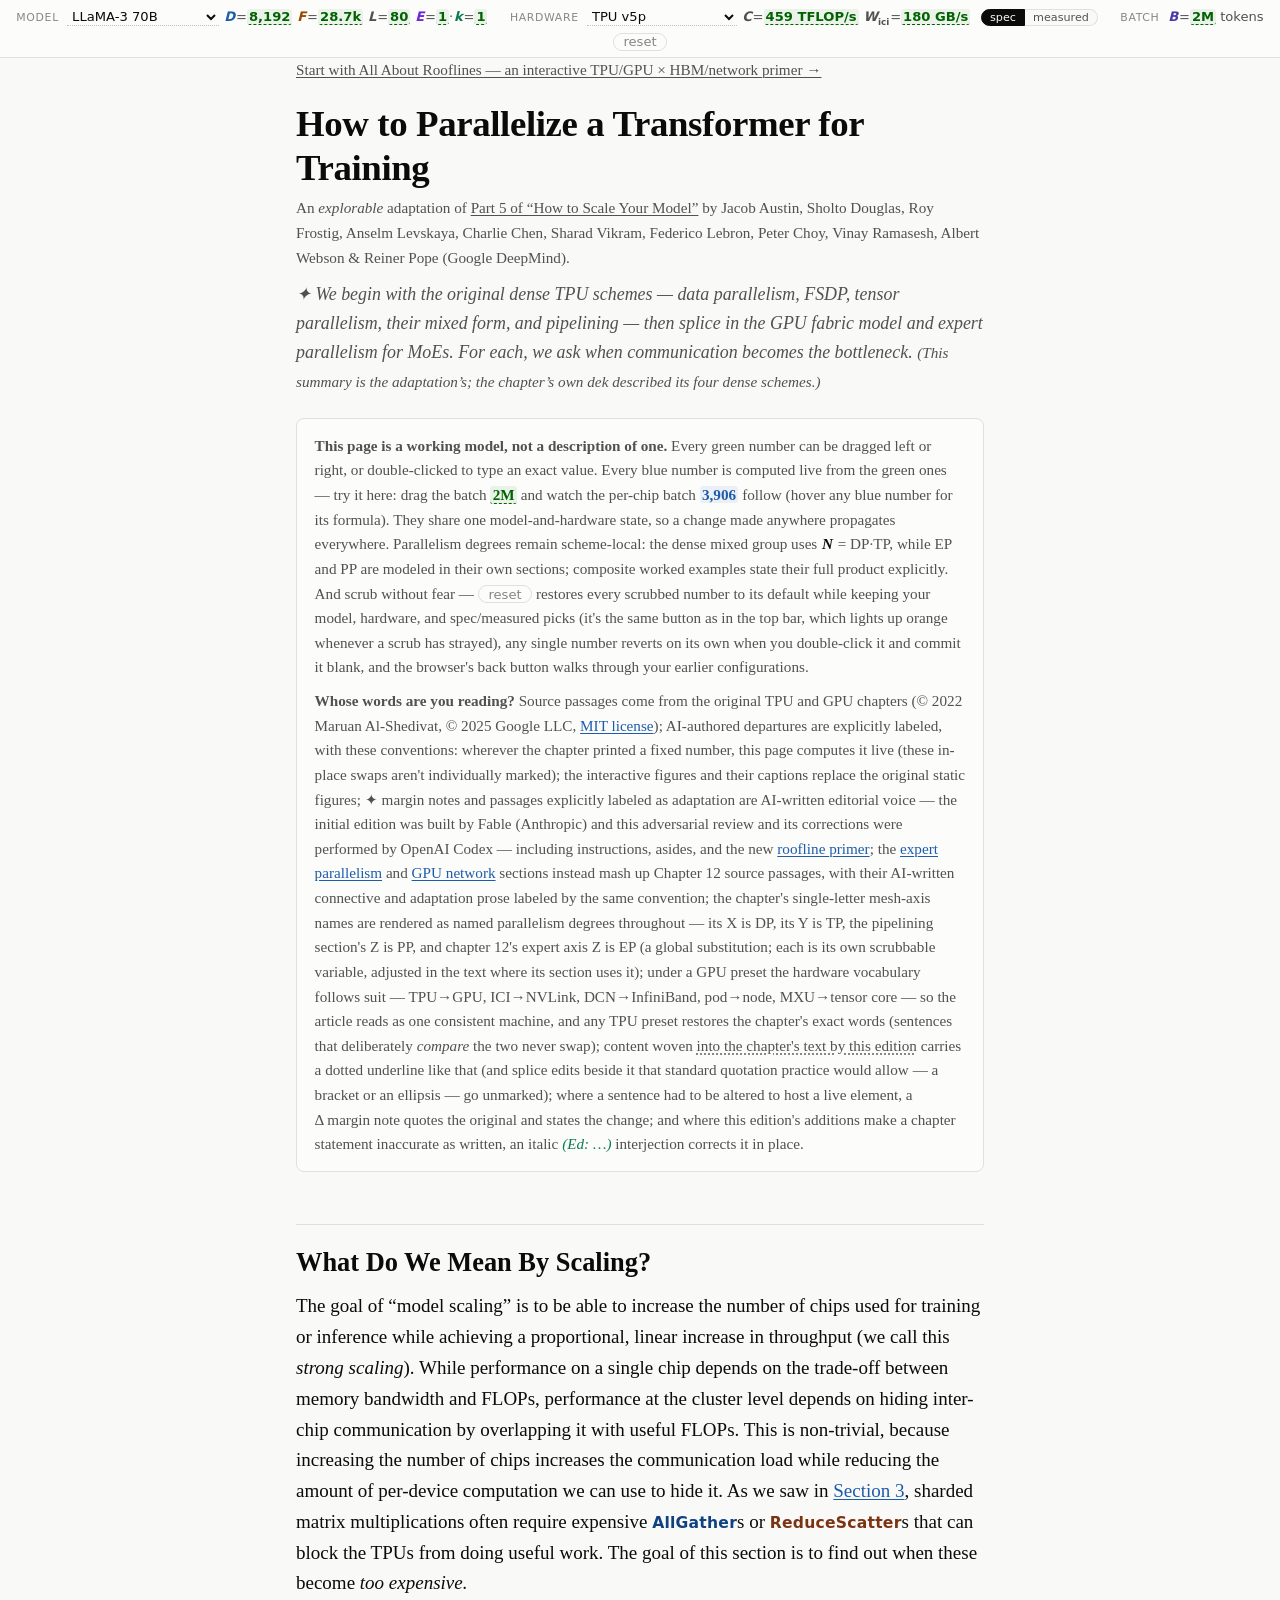
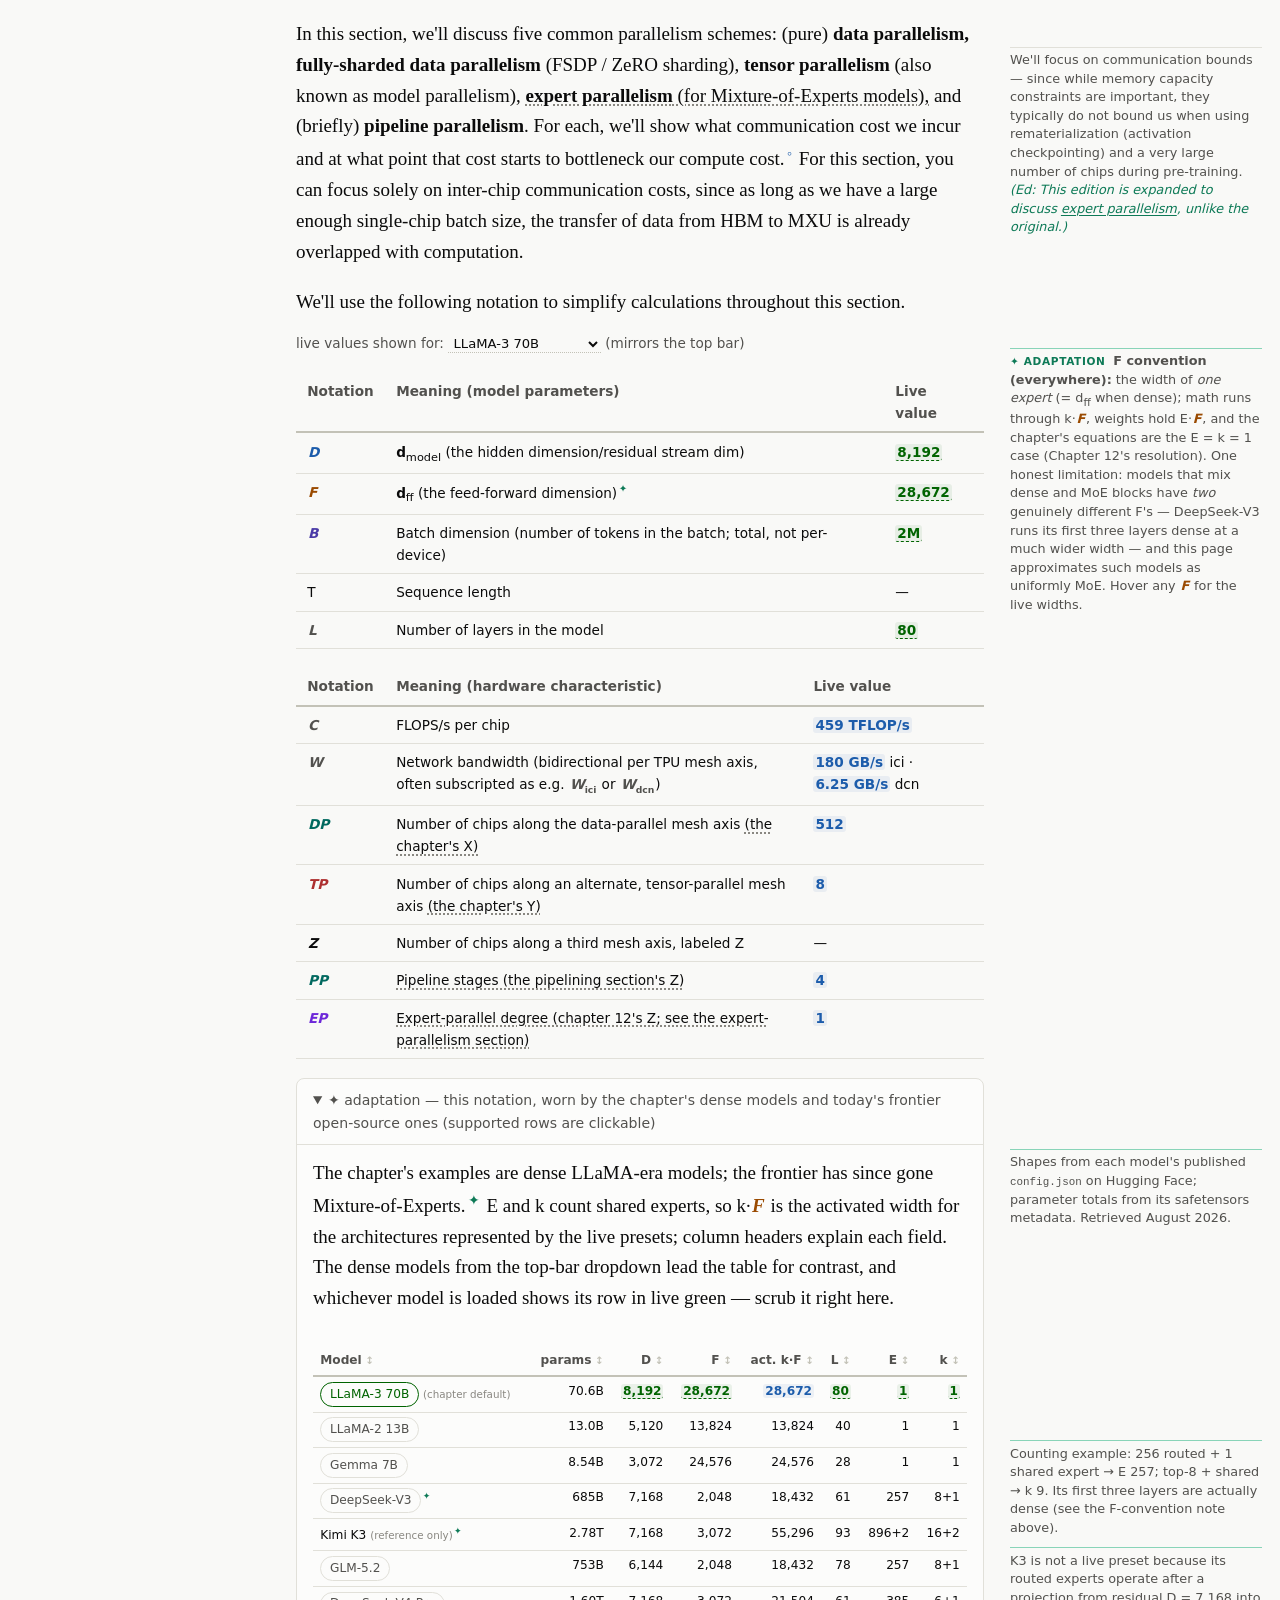
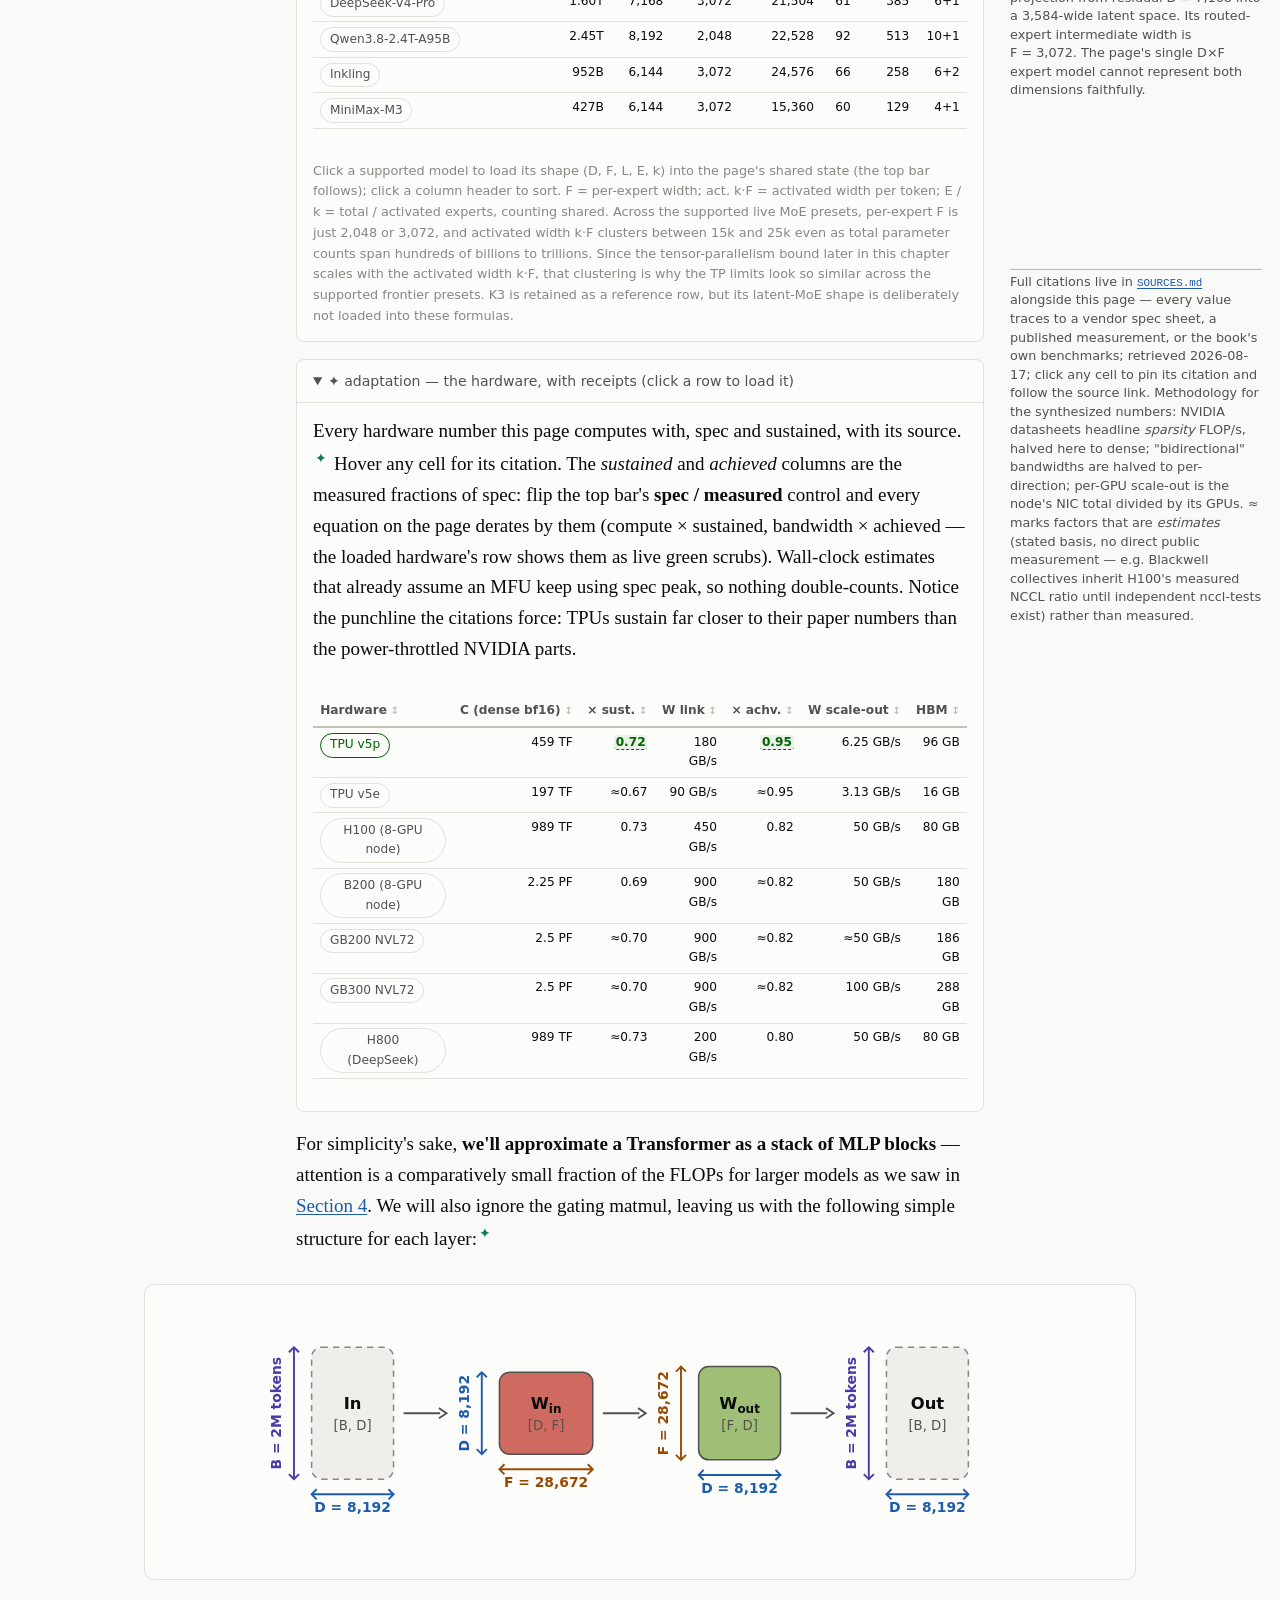
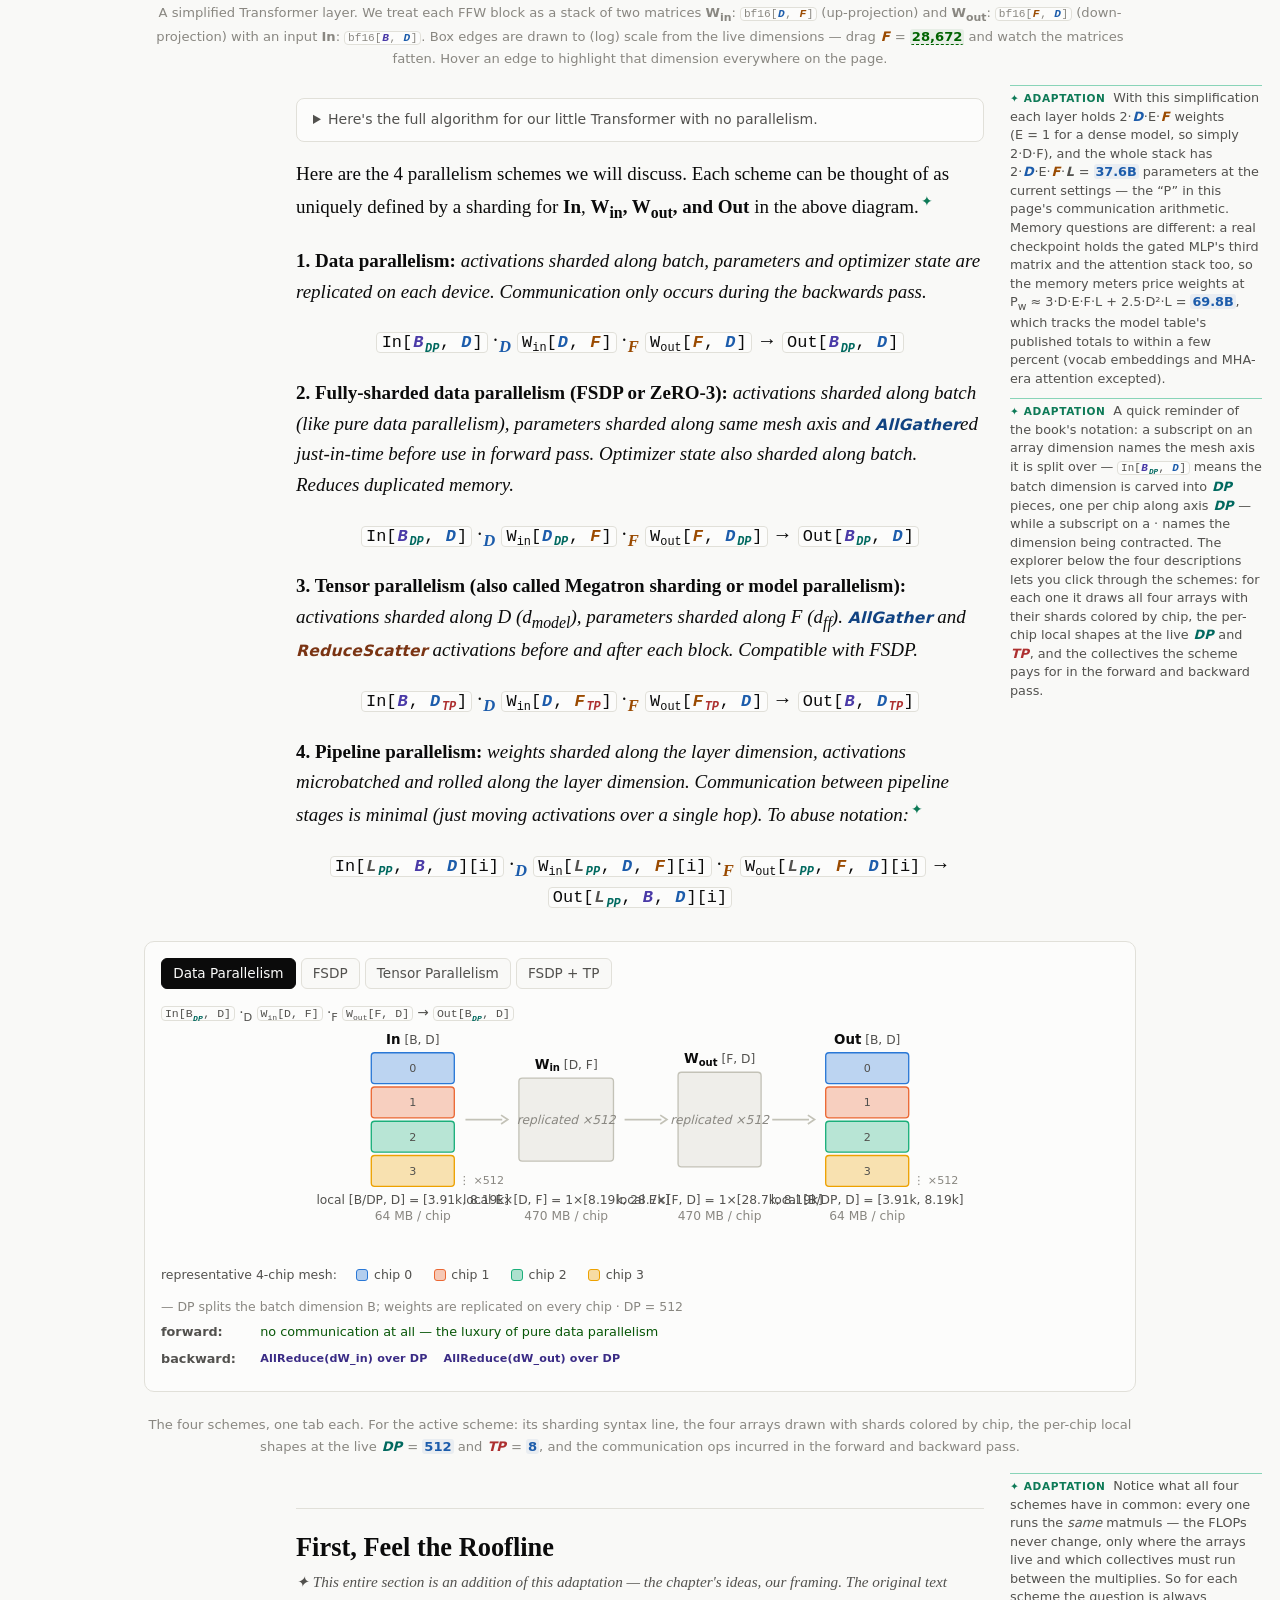
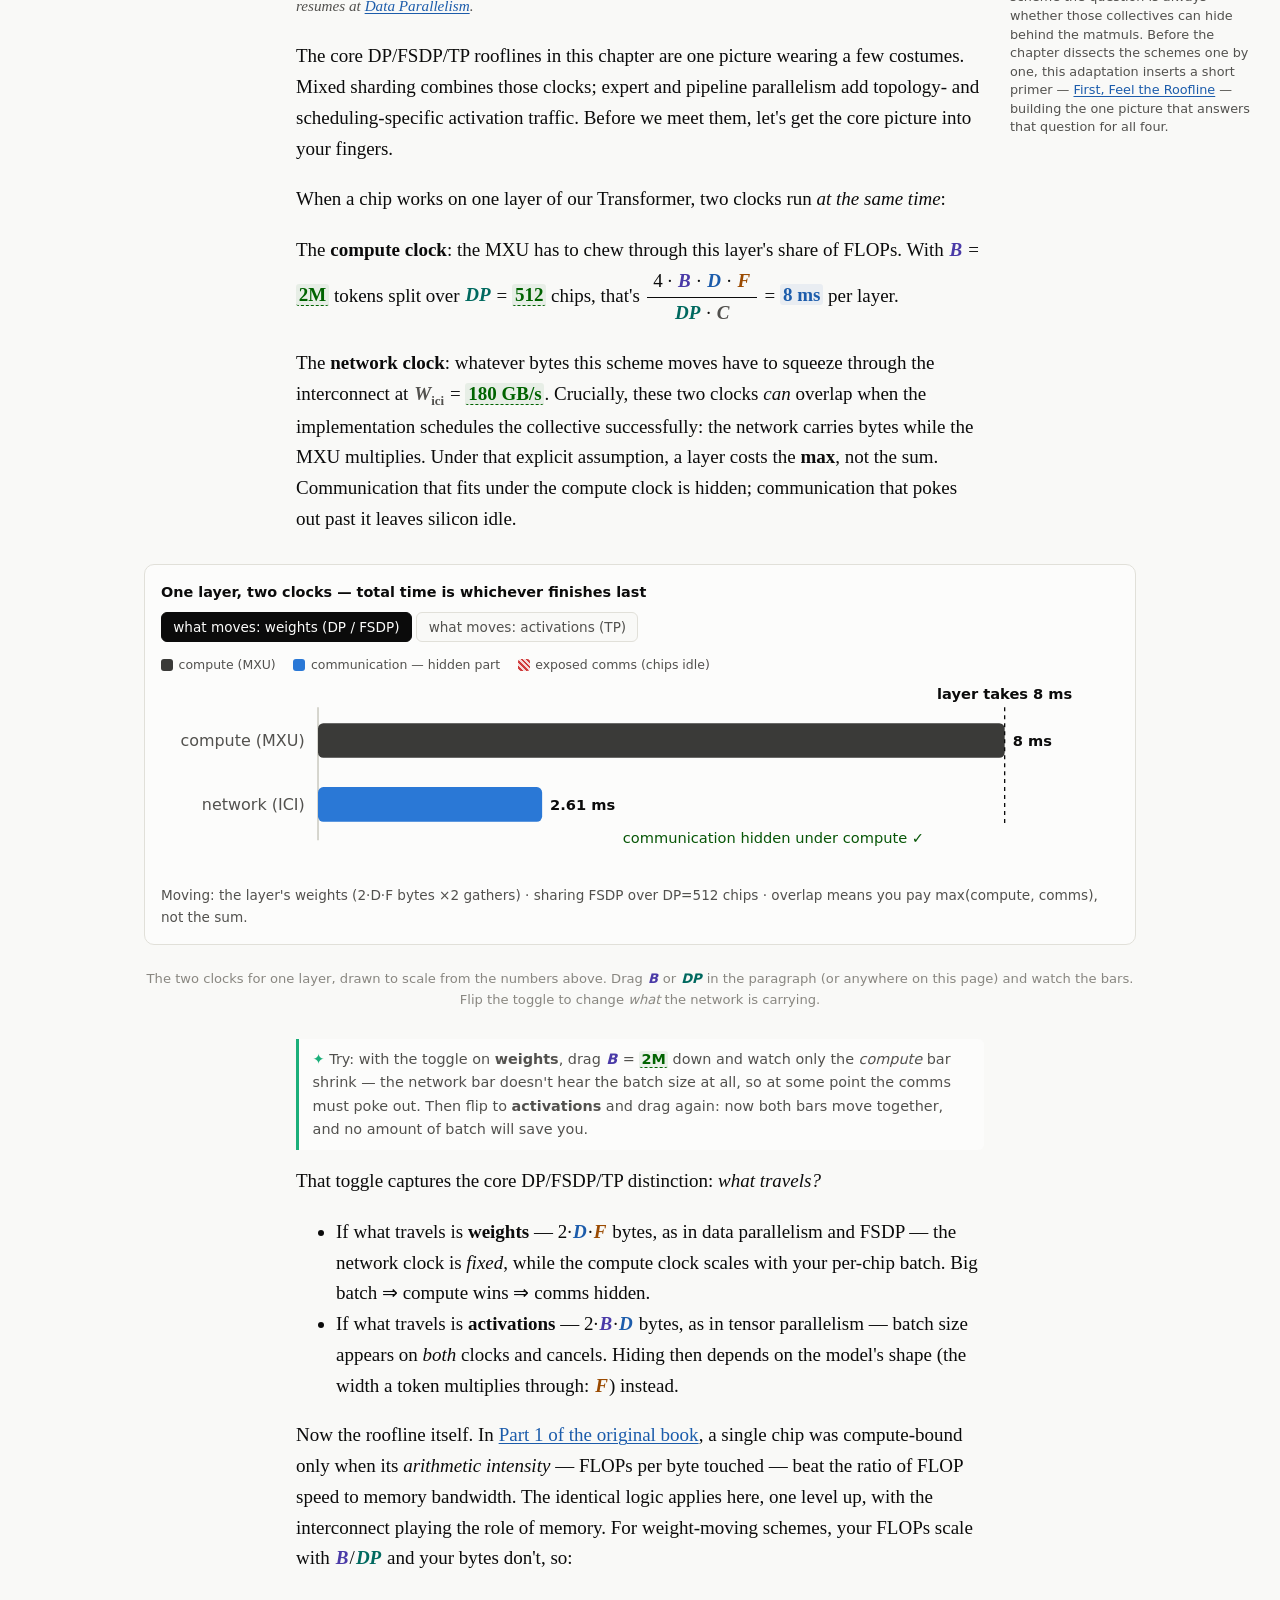
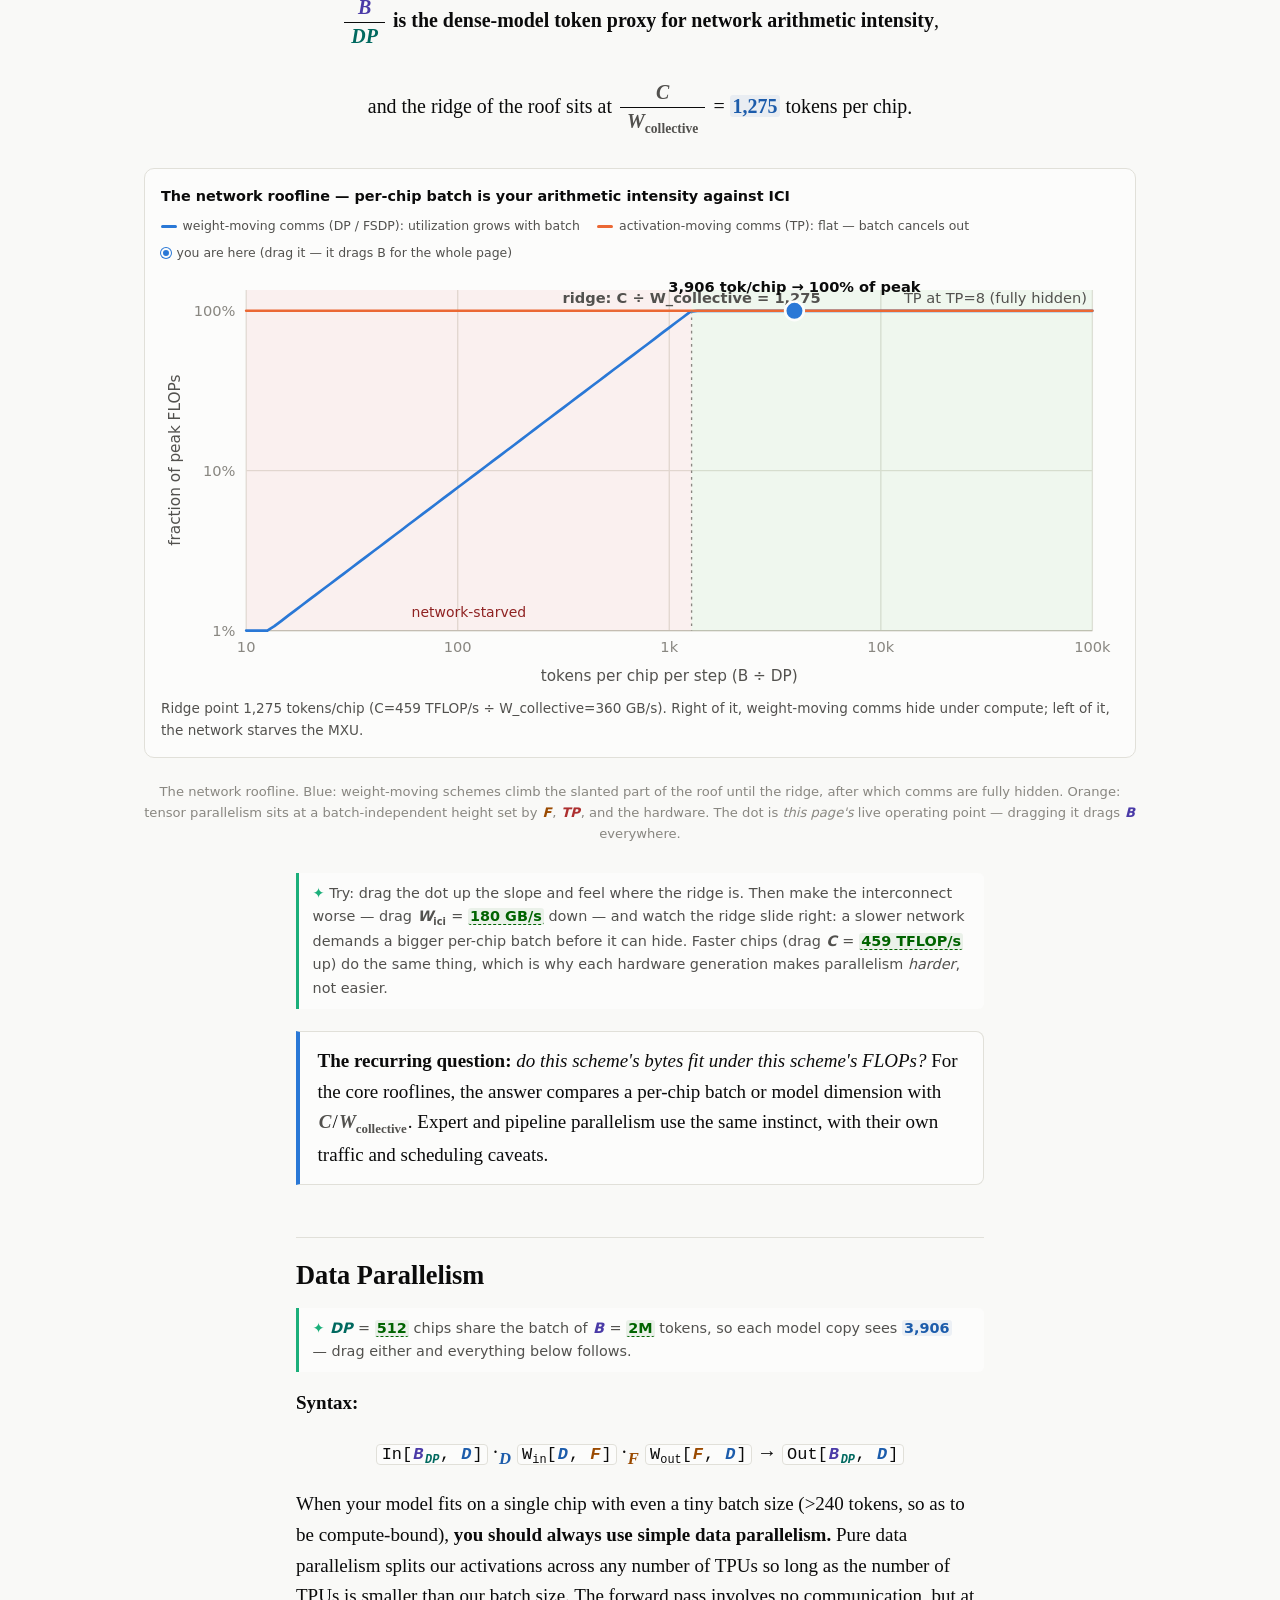
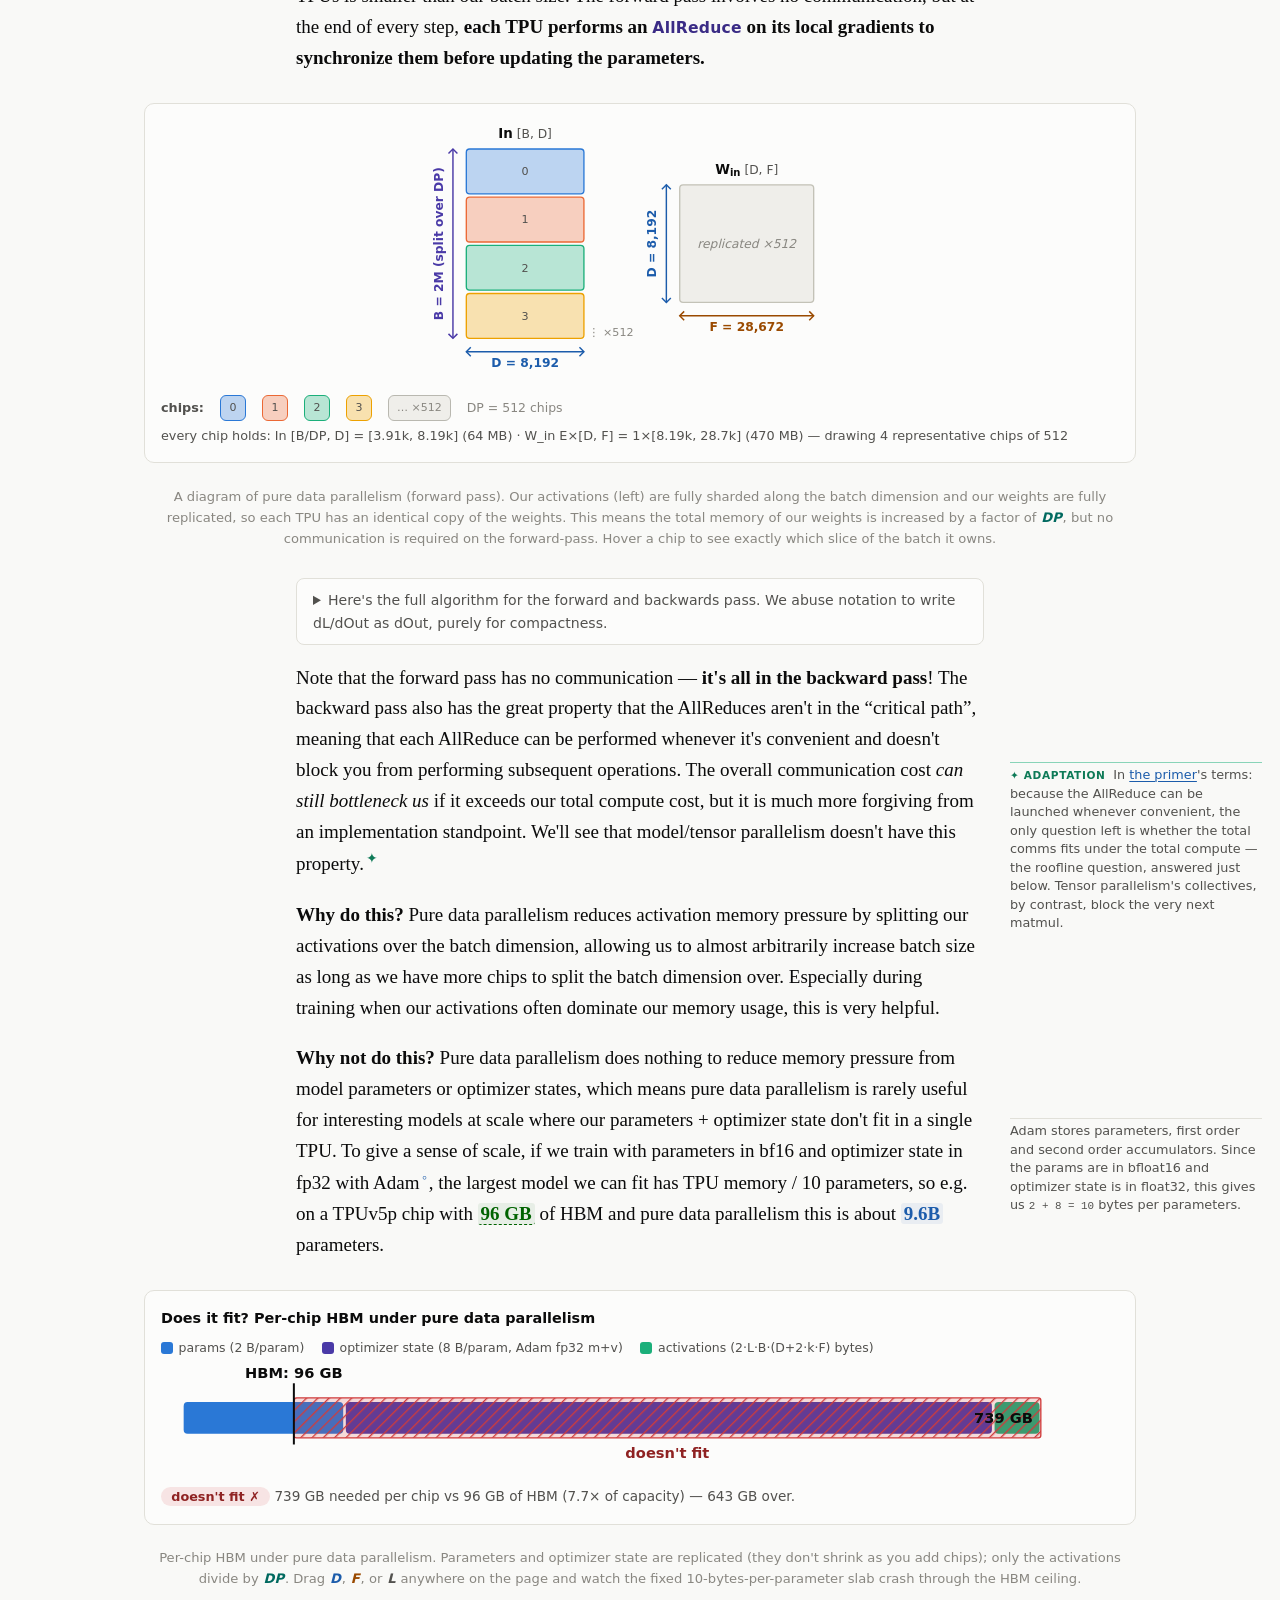
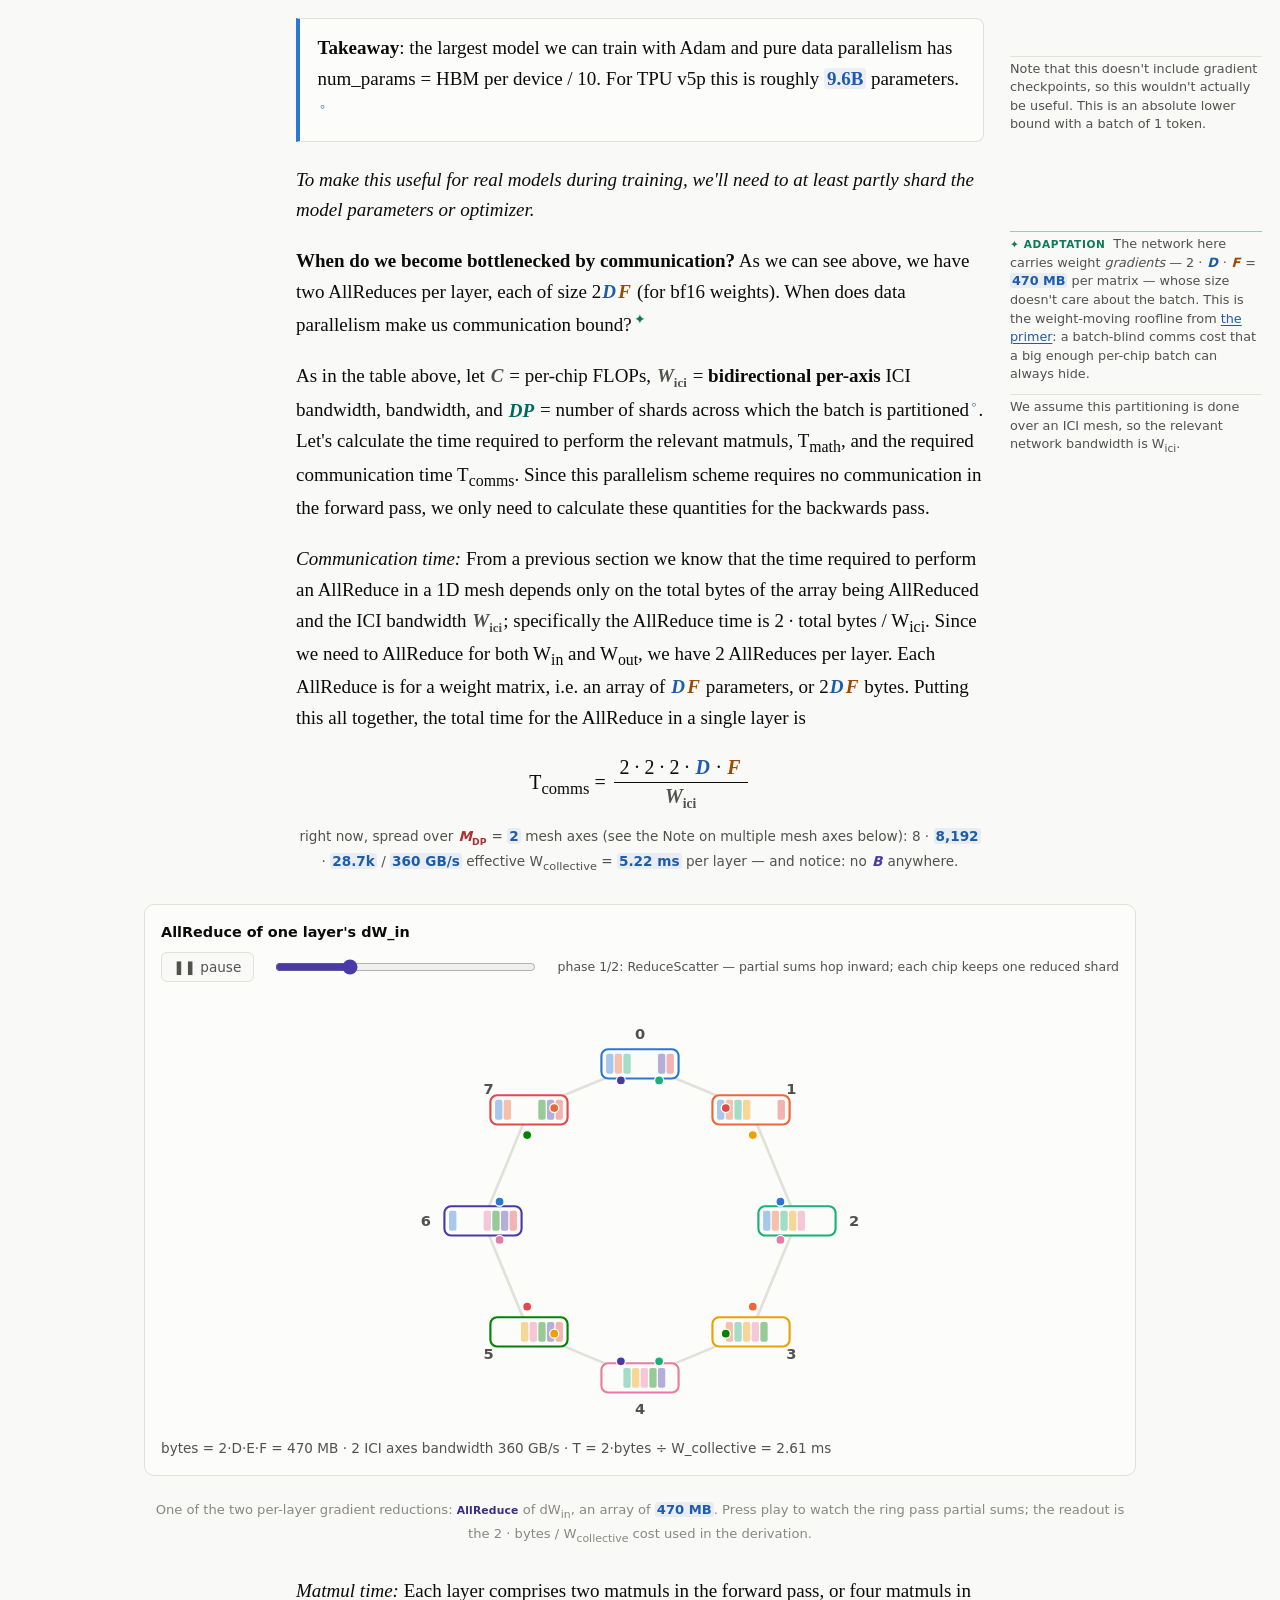
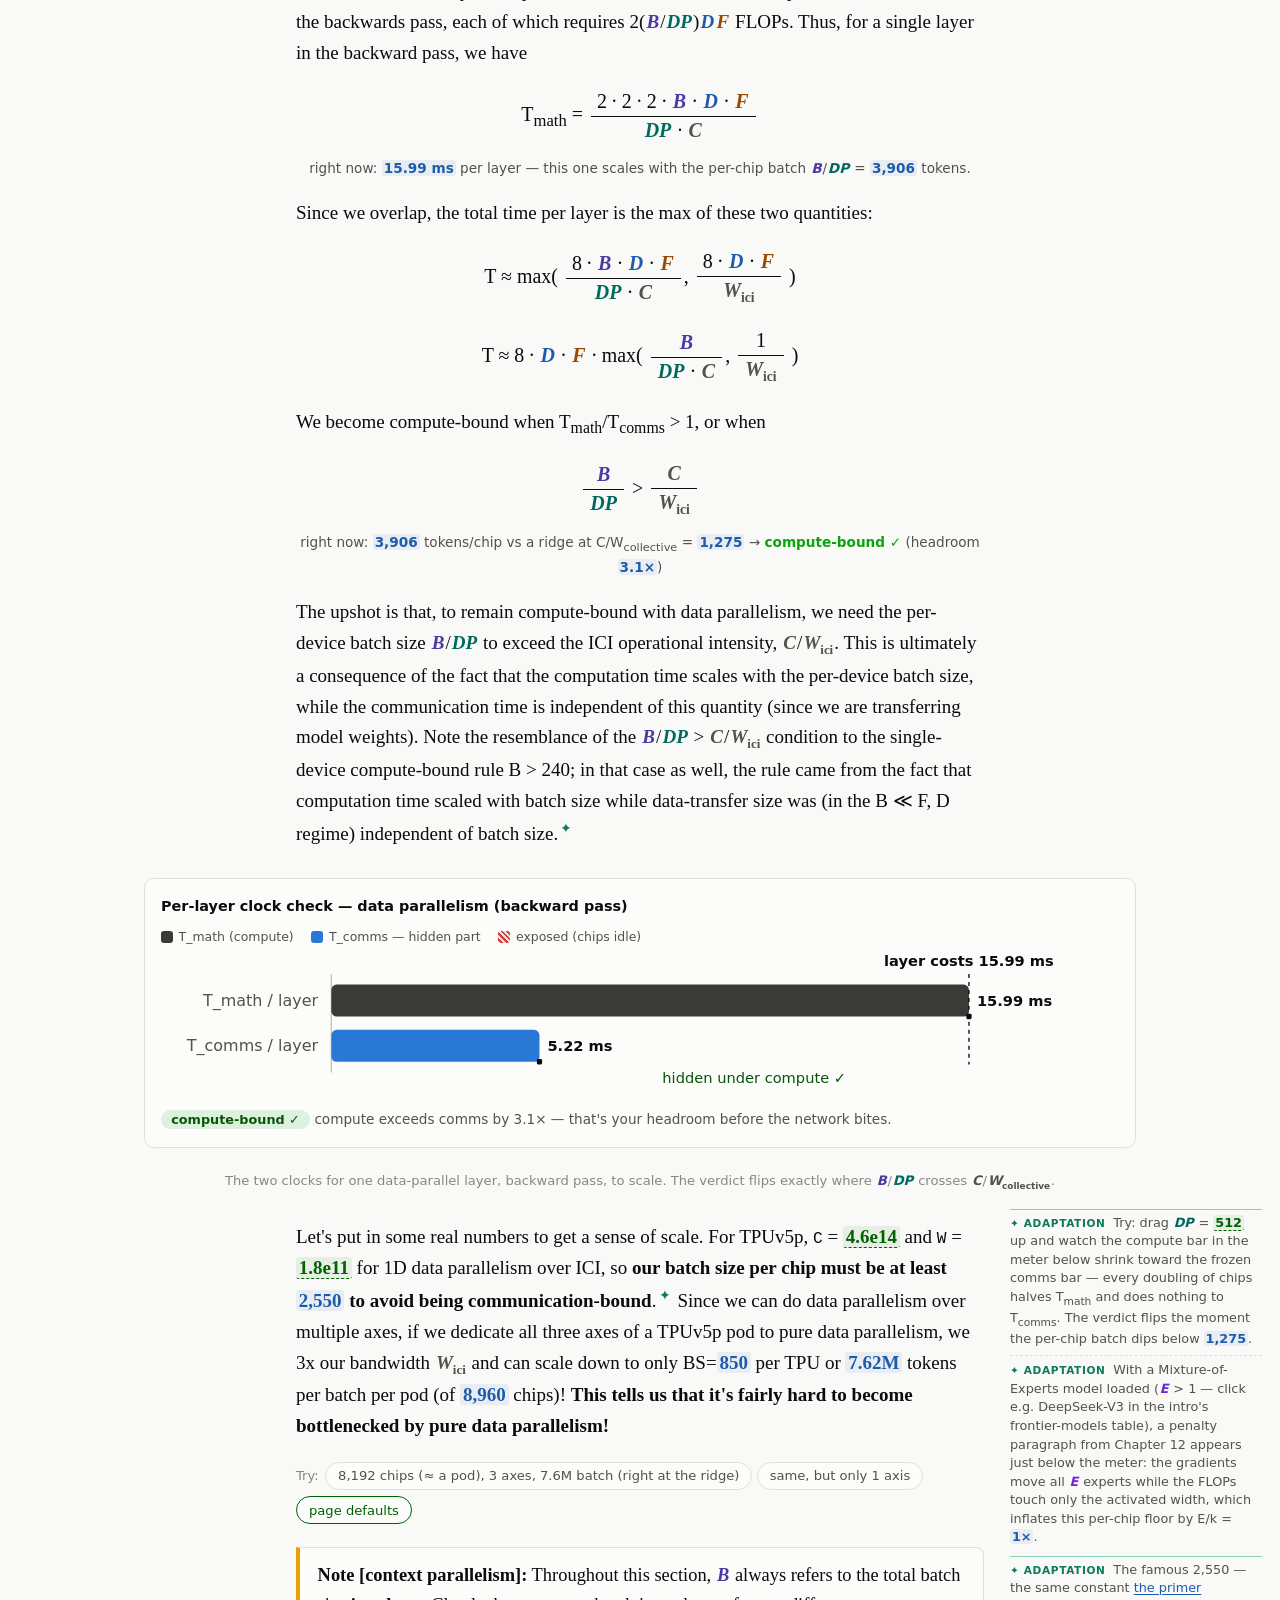
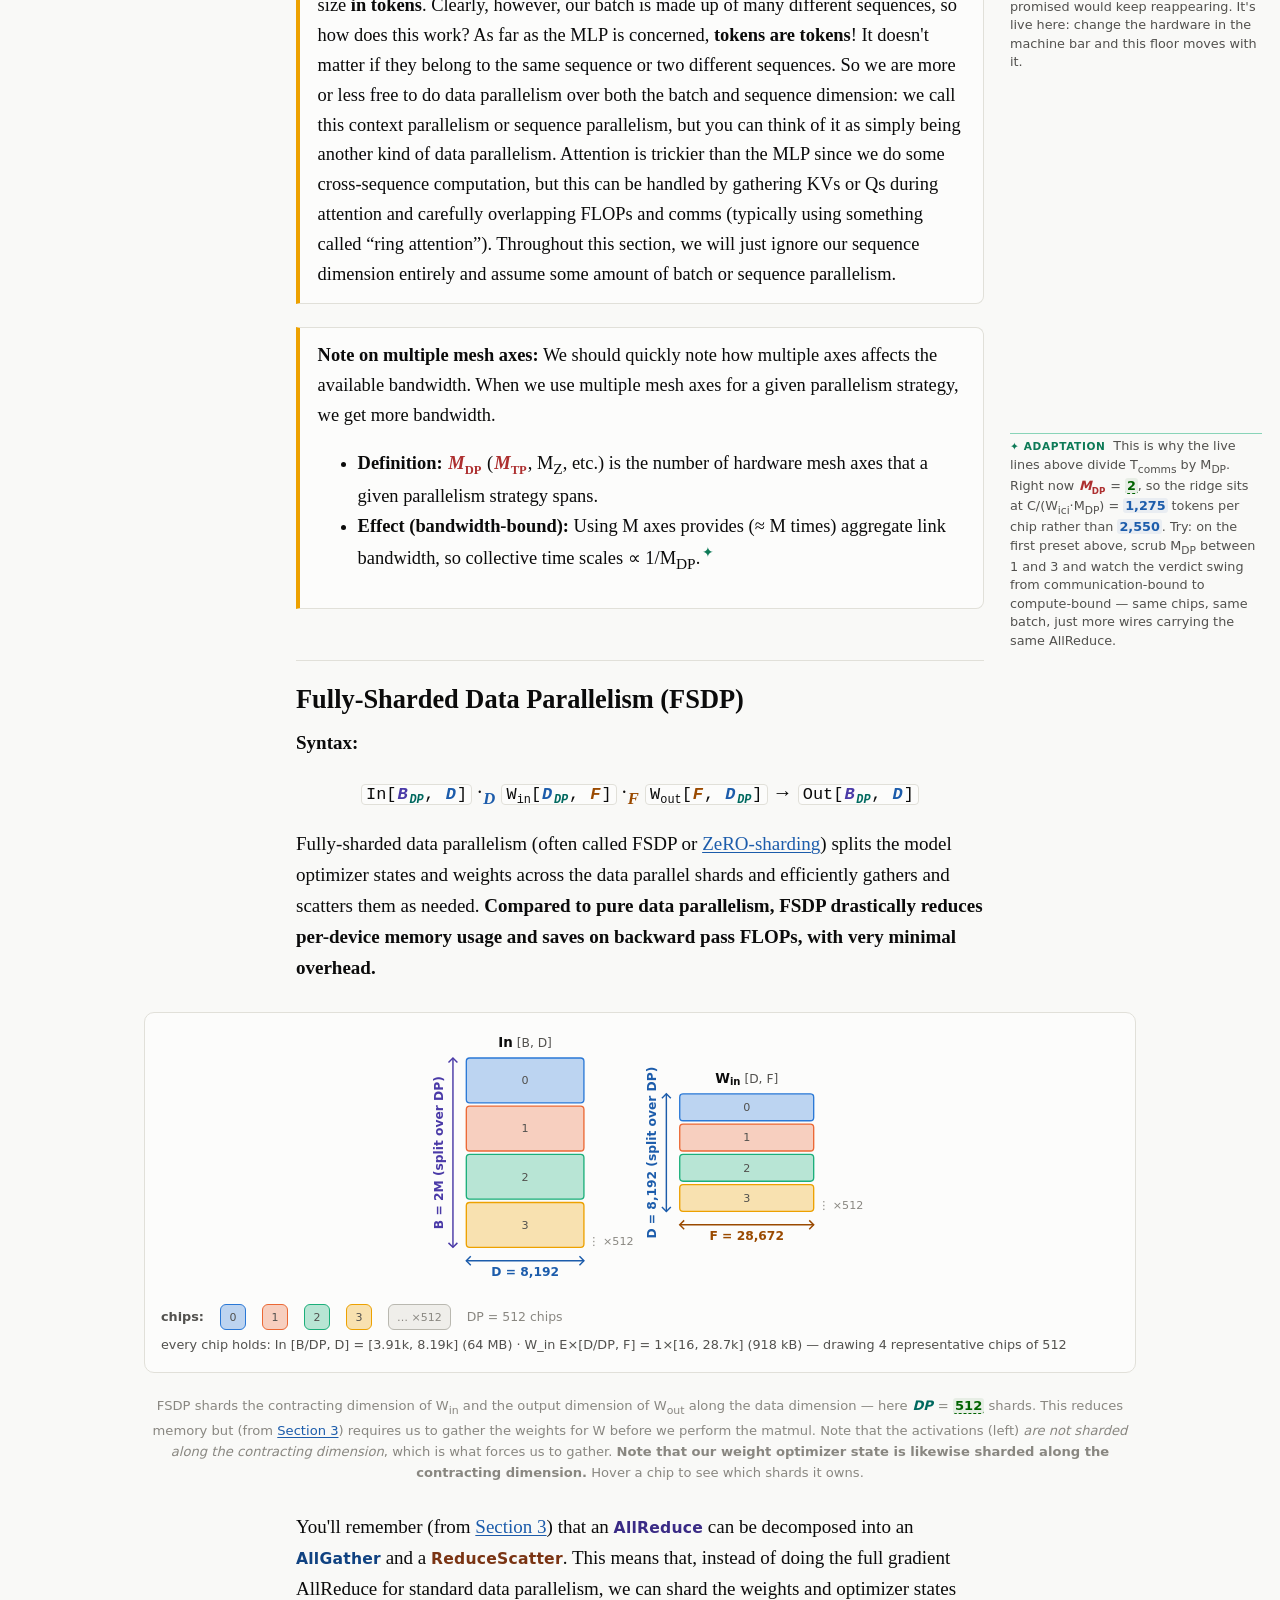
<file: index.html>
<!DOCTYPE html>
<html lang="en">
<head>
<meta charset="utf-8">
<meta name="viewport" content="width=device-width, initial-scale=1">
<title>How to Parallelize a Transformer for Training — an explorable explanation</title>
<meta name="description" content="An interactive TPU/GPU adaptation of the JAX Scaling Book training rooflines: DP, FSDP, TP, mixed sharding, pipeline and expert parallelism.">
<link rel="stylesheet" href="css/style.css">
</head>
<body>

<div class="machine" aria-label="shared model configuration">
  <span class="group"><span class="glabel">Model</span>
    <select id="model-preset" aria-label="model preset">
      <option value='{"D":8192,"F":28672,"L":80,"E":1,"k":1,"Sexp":0}'>LLaMA-3 70B</option>
      <option value='{"D":5120,"F":13824,"L":40,"E":1,"k":1,"Sexp":0}'>LLaMA-2 13B</option>
      <option value='{"D":3072,"F":24576,"L":28,"E":1,"k":1,"Sexp":0}'>Gemma 7B</option>
      <option value='{"D":7168,"F":2048,"L":61,"E":257,"k":9,"Sexp":1}'>DeepSeek-V3</option>
      <option value='{"D":6144,"F":2048,"L":78,"E":257,"k":9,"Sexp":1}'>GLM-5.2</option>
      <option value='{"D":7168,"F":3072,"L":61,"E":385,"k":7,"Sexp":1}'>DeepSeek-V4-Pro</option>
      <option value='{"D":8192,"F":2048,"L":92,"E":513,"k":11,"Sexp":1}'>Qwen3.8-2.4T-A95B</option>
      <option value='{"D":6144,"F":3072,"L":66,"E":258,"k":8,"Sexp":2}'>Inkling</option>
      <option value='{"D":6144,"F":3072,"L":60,"E":129,"k":5,"Sexp":1}'>MiniMax-M3</option>
      <option value="custom">custom…</option>
    </select>
    <span class="v v-D">D</span>=<span class="t-var" data-var="D" data-min="512" data-max="65536" data-snap="int" data-fmt="int"></span>
    <span class="v v-F">F</span>=<span class="t-var" data-var="F" data-min="512" data-max="262144" data-scale="log" data-snap="int" data-fmt="si"></span>
    <span class="v v-L">L</span>=<span class="t-var" data-var="L" data-min="1" data-max="200" data-scale="lin" data-snap="int" data-fmt="int"></span>
    <span class="v v-E">E</span>=<span class="t-var" data-var="E" data-min="1" data-max="2048" data-scale="log" data-snap="int" data-fmt="int"></span>·<span class="v v-k">k</span>=<span class="t-var" data-var="k" data-min="1" data-max="64" data-scale="lin" data-snap="int" data-fmt="int"></span><span class="t-show inline" data-expr="E&gt;1">·shared=<span class="t-var" data-var="Sexp" data-min="0" data-max="64" data-scale="lin" data-snap="int" data-fmt="int"></span></span>
  </span>
  <span class="group"><span class="glabel">Hardware</span>
    <select id="hw-preset" aria-label="hardware preset">
      <option value='{"C":4.59e14,"Wici":1.8e11,"Wdcn":6.25e9,"HBM":9.6e10,"podSize":8960,"gpu":0,"MDP":2,"MTP":1,"effC":0.72,"effIci":0.95,"effDcn":0.90}'>TPU v5p</option>
      <option value='{"C":1.97e14,"Wici":9e10,"Wdcn":3.125e9,"HBM":1.6e10,"podSize":256,"gpu":0,"MDP":2,"MTP":1,"effC":0.67,"effIci":0.95,"effDcn":0.90}'>TPU v5e</option>
      <option value='{"C":9.9e14,"Wici":4.5e11,"Wdcn":5e10,"HBM":8e10,"podSize":8,"gpu":1,"MDP":1,"MTP":1,"effC":0.73,"effIci":0.82,"effDcn":0.85}'>H100 (8-GPU node)</option>
      <option value='{"C":2.25e15,"Wici":9e11,"Wdcn":5e10,"HBM":1.8e11,"podSize":8,"gpu":1,"MDP":1,"MTP":1,"effC":0.69,"effIci":0.82,"effDcn":0.85}'>B200 (8-GPU node)</option>
      <option value='{"C":2.5e15,"Wici":9e11,"Wdcn":5e10,"HBM":1.86e11,"podSize":72,"gpu":1,"MDP":1,"MTP":1,"effC":0.70,"effIci":0.82,"effDcn":0.85}'>GB200 NVL72</option>
      <option value='{"C":2.5e15,"Wici":9e11,"Wdcn":1e11,"HBM":2.88e11,"podSize":72,"gpu":1,"MDP":1,"MTP":1,"effC":0.70,"effIci":0.82,"effDcn":0.85}'>GB300 NVL72</option>
      <option value='{"C":9.9e14,"Wici":2e11,"Wdcn":5e10,"HBM":8e10,"podSize":8,"gpu":1,"MDP":1,"MTP":1,"effC":0.73,"effIci":0.80,"effDcn":0.85}'>H800 (DeepSeek)</option>
      <option value="custom">custom…</option>
    </select>
    <span class="v v-C">C</span>=<span class="t-var" data-var="C" data-min="1e13" data-max="5e15" data-scale="log" data-fmt="flops"></span>
    <span class="v v-W">W<sub>ici</sub></span>=<span class="t-var" data-var="Wici" data-min="1e10" data-max="2e12" data-scale="log" data-fmt="bw"></span>
    <span class="seg" role="group" aria-label="spec or measured numbers" data-tip="Spec: vendor peak numbers. Measured: sustained compute and achieved bandwidth (spec × the cited efficiency factors — see the hardware table by the notation section; scrub the factors in its live row). Hover C or W for the effective values. TPUs sustain closer to peak than power-throttled NVIDIA GPUs.">
      <button class="seg-opt" data-meas="0">spec</button><button class="seg-opt" data-meas="1">measured</button>
    </span>
  </span>
  <span class="group"><span class="glabel">Batch</span>
    <span class="v v-B">B</span>=<span class="t-var" data-var="B" data-min="1e4" data-max="1e9" data-scale="log" data-snap="125" data-fmt="tokens"></span> tokens
  </span>
  <button class="reset" title="reset the scrubbed numbers to their defaults (your model, hardware, and spec/measured picks stay)">reset</button>
</div>

<nav class="toc" aria-label="table of contents">
  <a href="#scaling">What Do We Mean By Scaling?</a>
  <a href="#roofline">First, Feel the Roofline</a>
  <a href="#data-parallelism" class="sub">Data Parallelism</a>
  <a href="#fsdp" class="sub">Fully-Sharded DP (FSDP)</a>
  <a href="#tensor-parallelism" class="sub">Tensor Parallelism</a>
  <a href="#mixed" class="sub">FSDP + Tensor Parallelism</a>
  <a href="#expert-parallelism" class="sub">Expert Parallelism</a>
  <a href="#pipelining" class="sub">Pipelining</a>
  <a href="#pods" class="sub t-show" data-expr="1-gpu">Scaling Across Pods</a>
  <a href="#gpus" class="sub">The GPU Network Model</a>
  <a href="#takeaways">Takeaways</a>
  <a href="#problems">Problems to Work</a>
  <a href="#appendix">Appendix</a>
</nav>

<div class="paper">
<header>
  <p class="byline"><a href="roofline.html">Start with All About Rooflines — an interactive TPU/GPU × HBM/network primer →</a></p>
  <h1>How to Parallelize a Transformer for Training</h1>
  <p class="byline">An <em>explorable</em> adaptation of <a href="https://jax-ml.github.io/scaling-book/training/">Part 5 of “How to Scale Your Model”</a> by Jacob Austin, Sholto Douglas, Roy Frostig, Anselm Levskaya, Charlie Chen, Sharad Vikram, Federico Lebron, Peter Choy, Vinay Ramasesh, Albert Webson &amp; Reiner Pope (Google DeepMind).</p>
  <p class="dek">✦ We begin with the original dense TPU schemes — data parallelism, FSDP, tensor parallelism, their mixed form, and pipelining — then splice in the GPU fabric model and expert parallelism for MoEs. For each, we ask when communication becomes the bottleneck. <span style="font-size:0.85em">(This summary is the adaptation’s; the chapter’s own dek described its four dense schemes.)</span></p>

  <div class="howto">
    <p style="margin:0 0 .6em"><strong>This page is a working model, not a description of one.</strong>
    Every <span class="k">green number</span> can be dragged left or right, or double-clicked to type an exact value. Every <span class="k">blue number</span> is computed live from the green ones — try it here: drag the batch
    <span class="k"><span class="t-var" data-var="B" data-min="1e4" data-max="1e9" data-scale="log" data-snap="125" data-fmt="tokens"></span></span> and watch the per-chip batch
    <span class="k"><span class="t-out" data-expr="B/DP" data-fmt="int"></span></span> follow (hover any blue number for its formula). They share one model-and-hardware state, so a change made anywhere propagates everywhere. Parallelism degrees remain scheme-local: the dense mixed group uses <span class="eq-i">N = DP·TP</span>, while EP and PP are modeled in their own sections; composite worked examples state their full product explicitly. And scrub without fear —
    <button class="reset">reset</button> restores every scrubbed number to its default while keeping your model, hardware, and spec/measured picks (it's the same button as in the top bar, which lights up orange whenever a scrub has strayed), any single number reverts on its own when you double-click it and commit it blank, and the browser's back button walks through your earlier configurations.</p>
    <p style="margin:0"><strong>Whose words are you reading?</strong> Source passages come from the original TPU and GPU chapters (© 2022 Maruan Al-Shedivat, © 2025 Google LLC, <a href="LICENSE-scaling-book.txt">MIT license</a>); AI-authored departures are explicitly labeled, with these conventions:
    wherever the chapter printed a fixed number, this page computes it live (these in-place swaps aren't individually marked);
    the interactive figures and their captions replace the original static figures;
    <span class="k">✦&nbsp;margin notes</span> and passages explicitly labeled as adaptation are AI-written editorial voice — the initial edition was built by Fable (Anthropic) and this adversarial review and its corrections were performed by OpenAI Codex — including instructions, asides, and the new
    <a href="#roofline">roofline primer</a>; the <a href="#expert-parallelism">expert parallelism</a> and <a href="#gpus">GPU network</a> sections instead mash up Chapter 12 source passages, with their AI-written connective and adaptation prose labeled by the same convention;
    the chapter's single-letter mesh-axis names are rendered as named parallelism degrees throughout — its X is <span class="k">DP</span>, its Y is <span class="k">TP</span>, the pipelining section's Z is <span class="k">PP</span>, and chapter 12's expert axis Z is <span class="k">EP</span> (a global substitution; each is its own scrubbable variable, adjusted in the text where its section uses it);
    under a GPU preset the hardware vocabulary follows suit — TPU→GPU, ICI→NVLink, DCN→InfiniBand, pod→node, MXU→tensor&nbsp;core — so the article reads as one consistent machine, and any TPU preset restores the chapter's exact words (sentences that deliberately <em>compare</em> the two never swap);
    content woven <span class="add">into the chapter's text by this edition</span> carries a dotted underline like that (and splice edits beside it that standard quotation practice would allow — a bracket or an ellipsis — go unmarked);
    where a sentence had to be altered to host a live element, a <span class="k">Δ&nbsp;margin note</span> quotes the original and states the change;
    and where this edition's additions make a chapter statement inaccurate as written, an italic <span class="ed">(Ed:&nbsp;…)</span> interjection corrects it in place.</p>
  </div>
</header>
<!-- ==== sections/01-intro.html ==== -->
<!-- ============================================================
     01-intro.html — What Do We Mean By Scaling?
     Restored from source/training.md lines 88–157 (MIT, see page footer).
     Main column = the chapter's original text; adaptation voice lives in
     ✦ margin notes; live-number swaps per the global conventions.
     ============================================================ -->
<section id="scaling">
<h2>What Do We Mean By Scaling?</h2>

<p>The goal of &ldquo;model scaling&rdquo; is to be able to increase the number of
chips used for training or inference while achieving a proportional, linear
increase in throughput (we call this <em>strong scaling</em>). While performance
on a single chip depends on the trade-off between memory bandwidth and FLOPs,
performance at the cluster level depends on hiding inter-chip communication by
overlapping it with useful FLOPs. This is non-trivial, because increasing the
number of chips increases the communication load while reducing the amount of
per-device computation we can use to hide it. As we saw in
<a href="https://jax-ml.github.io/scaling-book/sharding/">Section 3</a>, sharded
matrix multiplications often require expensive
<span class="op op-ag">AllGather</span>s or
<span class="op op-rs">ReduceScatter</span>s that can block the <span class="tm">TPUs</span> from doing
useful work. The goal of this section is to find out when these become
<em>too expensive.</em></p>

<p>In this section, we'll discuss five common parallelism schemes: (pure)
<strong>data parallelism, fully-sharded data parallelism</strong> (FSDP / ZeRO
sharding), <strong>tensor parallelism</strong> (also known as model parallelism),
<span class="add"><strong>expert parallelism</strong> (for Mixture-of-Experts models),</span>
and (briefly) <strong>pipeline parallelism</strong>. For each, we'll show what
communication cost we incur and at what point that cost starts to bottleneck our
compute cost.<span class="sn"><button class="sn-ref" aria-label="sidenote">◦</button><span class="sn-body">We'll
focus on communication bounds — since while memory capacity constraints are
important, they typically do not bound us when using rematerialization
(activation checkpointing) and a very large number of chips during pre-training.
<span class="ed">(Ed: This edition is expanded to discuss
<a href="#expert-parallelism">expert parallelism</a>, unlike the
original.)</span></span></span> For this section, you can focus solely on inter-chip
communication costs, since as long as we have a large enough single-chip batch
size, the transfer of data from HBM to <span class="tm">MXU</span> is already overlapped with
computation.</p>

<p>We'll use the following notation to simplify calculations throughout this
section.</p>

<div class="eq-live" style="text-align: left; margin: -0.4rem 0 0.9rem;">live values shown for:
  <select id="model-preset-2" aria-label="model preset" class="inline-select"></select>
  (mirrors the top bar)</div>

<table class="tbl">
  <thead><tr><th>Notation</th><th>Meaning (model parameters)</th><th>Live value</th></tr></thead>
  <tbody>
    <tr><td><i class="v v-D">D</i></td><td><strong>d</strong><sub>model</sub> (the hidden dimension/residual stream dim)</td>
      <td><span class="t-var" data-var="D" data-min="512" data-max="65536" data-scale="log" data-snap="int" data-fmt="int"></span></td></tr>
    <tr><td><i class="v v-F">F</i></td><td><strong>d</strong><sub>ff</sub> (the feed-forward dimension)<span class="sn adapt"><button class="sn-ref" aria-label="adaptation note">✦</button><span class="sn-body"><span class="sn-tag">adaptation</span>
      <strong>F convention (everywhere):</strong> the width of <em>one
      expert</em> (= d<sub>ff</sub> when dense); math runs through
      k·<i class="v v-F">F</i>, weights hold E·<i class="v v-F">F</i>, and the
      chapter's equations are the E&nbsp;=&nbsp;k&nbsp;=&nbsp;1 case
      (Chapter&nbsp;12's resolution). One honest limitation: models that mix
      dense and MoE blocks have <em>two</em> genuinely different F's —
      DeepSeek-V3 runs its first three layers dense at a much wider width —
      and this page approximates such models as uniformly MoE. Hover any
      <i class="v v-F">F</i> for the live widths.</span></span></td>
      <td><span class="t-var" data-var="F" data-min="512" data-max="262144" data-scale="log" data-snap="int" data-fmt="int"></span></td></tr>
    <tr><td><i class="v v-B">B</i></td><td>Batch dimension (number of tokens in the batch; total, not per-device)</td>
      <td><span class="t-var" data-var="B" data-min="1e4" data-max="1e9" data-scale="log" data-snap="125" data-fmt="tokens"></span></td></tr>
    <tr><td>T</td><td>Sequence length</td><td>—</td></tr>
    <tr><td><i class="v v-L">L</i></td><td>Number of layers in the model</td>
      <td><span class="t-var" data-var="L" data-min="1" data-max="512" data-scale="log" data-snap="int" data-fmt="int"></span></td></tr>
  </tbody>
</table>

<table class="tbl">
  <thead><tr><th>Notation</th><th>Meaning (hardware characteristic)</th><th>Live value</th></tr></thead>
  <tbody>
    <tr><td><i class="v v-C">C</i></td><td>FLOPS/s per chip</td>
      <td><span class="t-out" data-expr="C" data-fmt="flops"></span></td></tr>
    <tr><td><i class="v v-W">W</i></td><td>Network bandwidth (<span class="t-show inline" data-expr="1-gpu">bidirectional per TPU mesh axis</span><span class="t-show inline" data-expr="gpu">one-way GPU or node egress</span>, often subscripted as e.g. <i class="v v-W">W<sub>ici</sub></i> or <i class="v v-W">W<sub>dcn</sub></i>)</td>
      <td><span class="t-out" data-expr="Wici" data-fmt="bw"></span> <span class="tm" data-g="gpu">ici</span> · <span class="t-out" data-expr="Wdcn" data-fmt="bw"></span> <span class="tm" data-g="ib">dcn</span></td></tr>
    <tr><td><i class="v v-DP">DP</i></td><td>Number of chips along the data-parallel mesh axis <span class="add">(the chapter's X)</span></td>
      <td><span class="t-out" data-expr="DP" data-fmt="int"></span></td></tr>
    <tr><td><i class="v v-TP">TP</i></td><td>Number of chips along an alternate, tensor-parallel mesh axis <span class="add">(the chapter's Y)</span></td>
      <td><span class="t-out" data-expr="TP" data-fmt="int"></span></td></tr>
    <tr class="t-show" data-expr="1-gpu"><td><i class="v">Z</i></td><td>Number of chips along a third mesh axis, labeled Z</td>
      <td>—</td></tr>
    <tr><td><i class="v v-PP">PP</i></td><td><span class="add">Pipeline stages (the pipelining section's Z)</span></td>
      <td><span class="t-out" data-expr="PP" data-fmt="int"></span></td></tr>
    <tr><td><i class="v v-EP">EP</i></td><td><span class="add">Expert-parallel degree (chapter 12's Z; see the expert-parallelism section)</span></td>
      <td><span class="t-out" data-expr="EP" data-fmt="int"></span></td></tr>
  </tbody>
</table>

<details class="algo" open>
  <summary>✦ adaptation — this notation, worn by the chapter's dense models and today's frontier open-source ones (supported rows are clickable)</summary>
  <p>The chapter's examples are dense LLaMA-era models; the frontier has since gone
  Mixture-of-Experts.<span class="sn adapt"><button class="sn-ref" aria-label="source note">✦</button><span class="sn-body">Shapes
  from each model's published <code>config.json</code> on Hugging Face; parameter
  totals from its safetensors metadata. Retrieved August 2026.</span></span>
  E and k count shared experts, so k·<i class="v v-F">F</i> is the activated
  width for the architectures represented by the live presets; column headers
  explain each field. The dense models from the
  top-bar dropdown lead the table for contrast, and whichever model is loaded
  shows its row in live green — scrub it right here.</p>
  <div class="tbl-wrap"><table class="tbl tbl-compact sortable">
    <thead><tr>
      <th data-tip="Click a supported model button to load its shape (D, F, L) into the page's shared state; click this header to sort alphabetically.">Model</th>
      <th class="num" data-tip="Total parameter count, read from the model's safetensors metadata on Hugging Face. For MoE models most of these sit in experts that are idle for any given token.">params</th>
      <th class="num" data-tip="d_model — the hidden / residual-stream dimension (config: hidden_size).">D</th>
      <th class="num" data-tip="Per-expert feed-forward width (config: moe_intermediate_size; plain d_ff for a dense model). This is the page's F. FLOPs terms use k·F; weight terms use E·F.">F</th>
      <th class="num" data-tip="Activated feed-forward width per token = k·F — the width a token actually multiplies through, i.e. what the chapter's dense equations call F. Display only; the state stores F and k.">act. k·F</th>
      <th class="num" data-tip="Number of transformer layers (config: num_hidden_layers).">L</th>
      <th class="num" data-tip="Total experts holding weights per MoE layer, INCLUDING shared experts (routed count plus shared count). Weights scale with E; per-token FLOPs don't — that gap is why MoE models make data parallelism harder (comms move all E experts' gradients while FLOPs only touch k).">E</th>
      <th class="num" data-tip="Experts activated per token, INCLUDING always-on shared experts — equal to Chapter 12's plain top-k whenever there are no shared experts.">k</th>
    </tr></thead>
    <tbody>
      <tr><td><button class="t-preset" data-set='{"D":8192,"F":28672,"L":80,"E":1,"k":1,"Sexp":0}'>LLaMA-3 70B</button> <span style="color:var(--muted);font-size:0.85em">(chapter default)</span></td>
        <td class="num">70.6B</td><td class="num" data-live="D">8,192</td><td class="num" data-live="F">28,672</td><td class="num" data-live-expr="k*F">28,672</td><td class="num" data-live="L">80</td><td class="num" data-live="E">1</td><td class="num" data-live="k">1</td></tr>
      <tr><td><button class="t-preset" data-set='{"D":5120,"F":13824,"L":40,"E":1,"k":1,"Sexp":0}'>LLaMA-2 13B</button></td>
        <td class="num">13.0B</td><td class="num" data-live="D">5,120</td><td class="num" data-live="F">13,824</td><td class="num" data-live-expr="k*F">13,824</td><td class="num" data-live="L">40</td><td class="num" data-live="E">1</td><td class="num" data-live="k">1</td></tr>
      <tr><td><button class="t-preset" data-set='{"D":3072,"F":24576,"L":28,"E":1,"k":1,"Sexp":0}'>Gemma 7B</button></td>
        <td class="num">8.54B</td><td class="num" data-live="D">3,072</td><td class="num" data-live="F" data-tip="Gemma config intermediate_size = 24,576. This page follows the chapter's two-main-matmul convention and does not double F for the gated input projection.">24,576</td><td class="num" data-live-expr="k*F">24,576</td><td class="num" data-live="L">28</td><td class="num" data-live="E">1</td><td class="num" data-live="k">1</td></tr>
      <tr><td><button class="t-preset" data-set='{"D":7168,"F":2048,"L":61,"E":257,"k":9,"Sexp":1}'>DeepSeek-V3</button><span class="sn adapt"><button class="sn-ref" aria-label="note">✦</button><span class="sn-body">Counting
example: 256 routed + 1 shared expert → E&nbsp;257; top-8 + shared →
k&nbsp;9. Its first three layers are actually dense (see the F-convention
note above).</span></span></td>
        <td class="num">685B</td><td class="num" data-live="D">7,168</td><td class="num" data-live="F">2,048</td><td class="num" data-live-expr="k*F">18,432</td><td class="num" data-live="L">61</td><td class="num" data-live="E">257</td><td class="num" data-live="k" data-tip="Routed top-k + the always-on shared expert (the page&#39;s k is their sum; sorting uses the routed count).">8+1</td></tr>
      <tr><td>Kimi K3 <span style="color:var(--muted);font-size:0.85em">(reference only)</span><span class="sn adapt"><button class="sn-ref" aria-label="note">✦</button><span class="sn-body">K3 is not a live preset because its routed experts operate after a projection from residual D&nbsp;=&nbsp;7,168 into a 3,584-wide latent space. Its routed-expert intermediate width is F&nbsp;=&nbsp;3,072. The page's single D×F expert model cannot represent both dimensions faithfully.</span></span></td>
        <td class="num">2.78T</td><td class="num">7,168</td><td class="num" data-tip="Config moe_intermediate_size = 3,072. The separate routed_expert_hidden_size = 3,584 is the latent input/output projection width.">3,072</td><td class="num" data-tip="Arithmetic only: (top-16 routed + 2 shared) × 3,072. This is not loaded into the page because K3's routed matmuls use latent D = 3,584, not residual D = 7,168.">55,296</td><td class="num">93</td><td class="num" data-tip="896 routed experts + 2 shared experts.">896+2</td><td class="num" data-tip="Top-16 routed experts + 2 always-on shared experts.">16+2</td></tr>
      <tr><td><button class="t-preset" data-set='{"D":6144,"F":2048,"L":78,"E":257,"k":9,"Sexp":1}'>GLM-5.2</button></td>
        <td class="num">753B</td><td class="num" data-live="D">6,144</td><td class="num" data-live="F">2,048</td><td class="num" data-live-expr="k*F">18,432</td><td class="num" data-live="L">78</td><td class="num" data-live="E">257</td><td class="num" data-live="k" data-tip="Routed top-k + the always-on shared expert (the page&#39;s k is their sum; sorting uses the routed count).">8+1</td></tr>
      <tr><td><button class="t-preset" data-set='{"D":7168,"F":3072,"L":61,"E":385,"k":7,"Sexp":1}'>DeepSeek-V4-Pro</button></td>
        <td class="num">1.60T</td><td class="num" data-live="D">7,168</td><td class="num" data-live="F">3,072</td><td class="num" data-live-expr="k*F">21,504</td><td class="num" data-live="L">61</td><td class="num" data-live="E">385</td><td class="num" data-live="k" data-tip="Routed top-k + the always-on shared expert (the page&#39;s k is their sum; sorting uses the routed count).">6+1</td></tr>
      <tr><td><button class="t-preset" data-set='{"D":8192,"F":2048,"L":92,"E":513,"k":11,"Sexp":1}'>Qwen3.8-2.4T-A95B</button></td>
        <td class="num">2.45T</td><td class="num" data-live="D">8,192</td><td class="num" data-live="F">2,048</td><td class="num" data-live-expr="k*F">22,528</td><td class="num" data-live="L">92</td><td class="num" data-live="E">513</td><td class="num" data-live="k" data-tip="Routed top-k + the always-on shared expert (the page&#39;s k is their sum; sorting uses the routed count).">10+1</td></tr>
      <tr><td><button class="t-preset" data-set='{"D":6144,"F":3072,"L":66,"E":258,"k":8,"Sexp":2}'>Inkling</button></td>
        <td class="num">952B</td><td class="num" data-live="D">6,144</td><td class="num" data-live="F">3,072</td><td class="num" data-live-expr="k*F">24,576</td><td class="num" data-live="L">66</td><td class="num" data-live="E">258</td><td class="num" data-live="k" data-tip="Top-6 routed experts + 2 always-on shared experts; the page's k is their sum.">6+2</td></tr>
      <tr><td><button class="t-preset" data-set='{"D":6144,"F":3072,"L":60,"E":129,"k":5,"Sexp":1}'>MiniMax-M3</button></td>
        <td class="num">427B</td><td class="num" data-live="D">6,144</td><td class="num" data-live="F">3,072</td><td class="num" data-live-expr="k*F">15,360</td><td class="num" data-live="L">60</td><td class="num" data-live="E">129</td><td class="num" data-live="k" data-tip="Routed top-k + the always-on shared expert (the page&#39;s k is their sum; sorting uses the routed count).">4+1</td></tr>
    </tbody>
  </table></div>
  <p style="font-family: var(--sans); font-size: 0.8rem; color: var(--muted); margin: 0.6rem 1rem 0.9rem;">
  Click a supported model to load its shape (D, F, L, E, k) into the page's shared state
  (the top bar follows); click a column header to sort. F = per-expert width;
  act. k·F = activated width per token; E / k = total / activated experts,
  counting shared. Across the supported live MoE presets, per-expert F is just
  2,048 or 3,072, and activated width k·F clusters between 15k and 25k even as
  total parameter counts span hundreds of billions to trillions. Since the
  tensor-parallelism bound later in this chapter scales with the activated width
  k·F, that clustering is why the TP limits look so similar across the supported
  frontier presets. K3 is retained as a reference row, but its latent-MoE shape is
  deliberately not loaded into these formulas.</p>
</details>

<details class="algo" open id="hardware-table">
  <summary>✦ adaptation — the hardware, with receipts (click a row to load it)</summary>
  <p>Every hardware number this page computes with, spec and sustained, with its
  source.<span class="sn adapt"><button class="sn-ref" aria-label="source note">✦</button><span class="sn-body">Full
  citations live in <a href="SOURCES.md"><code>SOURCES.md</code></a> alongside this
  page — every value traces to a vendor spec sheet, a published measurement, or the
  book's own benchmarks; retrieved 2026-08-17; click any cell to pin its citation
  and follow the source link. Methodology for the synthesized numbers: NVIDIA
  datasheets headline <em>sparsity</em> FLOP/s, halved here to dense; "bidirectional"
  bandwidths are halved to per-direction; per-GPU scale-out is the node's NIC total
  divided by its GPUs. ≈ marks factors that are <em>estimates</em> (stated basis, no
  direct public measurement — e.g. Blackwell collectives inherit H100's measured
  NCCL ratio until independent nccl-tests exist) rather than measured.</span></span>
  Hover any cell for its citation. The <em>sustained</em> and <em>achieved</em>
  columns are the measured fractions of spec: flip the top bar's
  <strong>spec / measured</strong> control and every equation on the page derates
  by them (compute × sustained, bandwidth × achieved — the loaded hardware's row
  shows them as live green scrubs). Wall-clock estimates that already assume an
  MFU keep using spec peak, so nothing double-counts. Notice the punchline the
  citations force: TPUs sustain far closer to their paper numbers than the
  power-throttled NVIDIA parts.</p>
  <div class="tbl-wrap"><table class="tbl tbl-compact sortable">
    <thead><tr>
      <th data-tip="Click to load this hardware into the page (the top bar follows).">Hardware</th>
      <th class="num" data-tip="Peak DENSE bf16 matmul throughput per chip. NVIDIA datasheets headline sparsity numbers; these are the datasheet figures halved, as the footnotes on those pages instruct.">C (dense bf16)</th>
      <th class="num" data-tip="Sustained matmul fraction of peak. H100: 720/989.5 TFLOP/s on realistic LLM shapes (SemiAnalysis). B200: 1448–1562/2250 cuBLAS on Llama FFN shapes (arXiv 2604.23466). TPU: lower-bound ESTIMATE from MaxText end-to-end MFU (66–71% including comms) — pure-matmul is strictly higher but unpublished.">× sust.</th>
      <th class="num" data-tip="TPU: per-axis ICI bandwidth, bidirectional (the book's operational 90 GB/s per direction; Google's pages quote 100). GPU: per-GPU NVLink egress per direction (NVIDIA's bidirectional headline halved).">W link</th>
      <th class="num" data-tip="Achieved collective fraction of spec. H100: the book measures ~370/450 GB/s AllReduce (8×H100, SHARP off, ~10 GB messages). H800: DeepSeek-V3 reports 160/200 GB/s usable. TPU: the book's Appendix B shows peak reached at much smaller messages (≈ high). Blackwell family: inherits H100's ratio — ESTIMATE, no independent nccl-tests published.">× achv.</th>
      <th class="num" data-tip="TPU: DCN egress per chip (Google: 50 Gbps v5p, 25 Gbps v5e). GPU: per-GPU share of node NICs (CX-7 400 Gb/s; GB300: CX-8 800 Gb/s).">W scale-out</th>
      <th class="num" data-tip="HBM capacity per chip. B200: 180 GB per DGX shipping datasheet (1,440 GB ÷ 8) — 192 GB was the announcement figure. GB200: 186 GB (rack 13.4 TB ÷ 72). v5p: book's 96 GB; Google's page says 95 GiB.">HBM</th>
    </tr></thead>
    <tbody>
      <tr><td><button class="t-preset" data-set='{"C":4.59e14,"Wici":1.8e11,"Wdcn":6.25e9,"HBM":9.6e10,"podSize":8960,"gpu":0,"MDP":2,"MTP":1,"effC":0.72,"effIci":0.95,"effDcn":0.90}'>TPU v5p</button></td>
        <td class="num" data-tip-href="https://docs.cloud.google.com/tpu/docs/v5p" data-tip-src="Google Cloud TPU v5p docs" data-tip="Google Cloud v5p docs: “Peak compute per chip (BF16): 459 TFLOPs” (2026-08-17).">459 TF</td>
        <td class="num" data-tip-href="https://github.com/AI-Hypercomputer/maxtext/blob/bdc4d8d6d4ab767d2c3ee52dbb465278111f2be9/README.md" data-tip-src="MaxText reference runs (pinned)" data-live="effC" data-tip="ESTIMATE (lower bound): MaxText end-to-end 328 TFLOP/chip/s = 71.5% of peak INCLUDING comms (pinned MaxText README commit). Pure-matmul sustained is higher but unpublished.">≈0.72</td>
        <td class="num" data-tip-href="https://jax-ml.github.io/scaling-book/tpus/" data-tip-src="scaling-book ch. 2 (TPUs)" data-tip="The book: 90 GB/s per direction per axis (1.8e11 bidirectional). Google’s page says 1200 GBps per chip (100 GB/s per direction × 6 links); the book’s footnote explains the operational de-rate.">180 GB/s</td>
        <td class="num" data-tip-href="https://jax-ml.github.io/scaling-book/gpus/" data-tip-src="scaling-book ch. 12 (GPUs)" data-live="effIci" data-tip="ESTIMATE: the value is already the book’s de-rated operational figure, and the book’s Appendix B measures TPU AllReduce reaching peak at much smaller messages than GPUs.">≈0.95</td>
        <td class="num" data-tip-href="https://docs.cloud.google.com/tpu/docs/v5p" data-tip-src="Google Cloud TPU v5p docs" data-tip="Google Cloud v5p docs: “DCN bandwidth per chip: 50 Gbps” = 6.25 GB/s (2026-08-17).">6.25 GB/s</td>
        <td class="num" data-tip-href="https://docs.cloud.google.com/tpu/docs/v5p" data-tip-src="Google Cloud TPU v5p docs" data-tip="The book: 96 GB. Google’s page: “HBM capacity per chip: 95 GiB”. We keep the book’s (smaller in bytes, conservative for fit checks).">96 GB</td></tr>
      <tr><td><button class="t-preset" data-set='{"C":1.97e14,"Wici":9e10,"Wdcn":3.125e9,"HBM":1.6e10,"podSize":256,"gpu":0,"MDP":2,"MTP":1,"effC":0.67,"effIci":0.95,"effDcn":0.90}'>TPU v5e</button></td>
        <td class="num" data-tip-href="https://docs.cloud.google.com/tpu/docs/v5e" data-tip-src="Google Cloud TPU v5e docs" data-tip="Google Cloud v5e docs: “Peak compute per chip (bf16): 197 TFLOPs” (2026-08-17).">197 TF</td>
        <td class="num" data-tip-href="https://github.com/AI-Hypercomputer/maxtext/blob/bdc4d8d6d4ab767d2c3ee52dbb465278111f2be9/README.md" data-tip-src="MaxText reference runs (pinned)" data-live="effC" data-tip="ESTIMATE (lower bound): MaxText end-to-end 132 TFLOP/chip/s = 67% of peak including comms.">≈0.67</td>
        <td class="num" data-tip-href="https://jax-ml.github.io/scaling-book/tpus/" data-tip-src="scaling-book ch. 2 (TPUs)" data-tip="The book: 45 GB/s per direction per link (9e10 bidirectional); Google’s page implies 100 GB/s bidi per port.">90 GB/s</td>
        <td class="num" data-tip-href="https://jax-ml.github.io/scaling-book/gpus/" data-tip-src="scaling-book ch. 12 (GPUs)" data-live="effIci" data-tip="ESTIMATE: as v5p; the book’s Appendix B all-gather measurement is on a v5e 8×16.">≈0.95</td>
        <td class="num" data-tip-href="https://docs.cloud.google.com/tpu/docs/v5e" data-tip-src="Google Cloud TPU v5e docs" data-tip="Google Cloud v5e docs: 2 × 100 Gbps NICs per 8-chip host = 25 Gbps = 3.125 GB/s per chip (2026-08-17).">3.13 GB/s</td>
        <td class="num" data-tip-href="https://docs.cloud.google.com/tpu/docs/v5e" data-tip-src="Google Cloud TPU v5e docs" data-tip="Google Cloud v5e docs: “HBM capacity per chip: 16 GB” (2026-08-17).">16 GB</td></tr>
      <tr><td><button class="t-preset" data-set='{"C":9.9e14,"Wici":4.5e11,"Wdcn":5e10,"HBM":8e10,"podSize":8,"gpu":1,"MDP":1,"MTP":1,"effC":0.73,"effIci":0.82,"effDcn":0.85}'>H100 (8-GPU node)</button></td>
        <td class="num" data-tip-href="https://www.nvidia.com/en-us/data-center/h100/" data-tip-src="NVIDIA H100 page" data-tip="NVIDIA H100 page: “BFLOAT16 Tensor Core: 1,979 teraFLOPS — with sparsity” → dense 989.5 TFLOP/s (2026-08-17).">989 TF</td>
        <td class="num" data-tip-href="https://newsletter.semianalysis.com/p/mi300x-vs-h100-vs-h200-benchmark-part-1-training" data-tip-src="SemiAnalysis training benchmark" data-live="effC" data-tip="MEASURED: 720/989.5 TFLOP/s bf16 on realistic LLM GEMM shapes (SemiAnalysis, MI300X vs H100 vs H200 Part 1). Best-shape ceiling 794.5 (stas00 MAMF).">0.73</td>
        <td class="num" data-tip-href="https://www.nvidia.com/en-us/data-center/h100/" data-tip-src="NVIDIA H100 page" data-tip="NVIDIA: “NVLink: 900 GB/s” bidirectional → 450 GB/s per direction. Book: 18 links × 25 GB/s.">450 GB/s</td>
        <td class="num" data-tip-href="https://jax-ml.github.io/scaling-book/gpus/" data-tip-src="scaling-book ch. 12 (GPUs)" data-live="effIci" data-tip="MEASURED: the book’s benchmark — ~370 GB/s effective AllReduce vs 450 claimed (8×H100, SHARP off), and only at ~10 GB messages; 58 MB messages reach ~150 GB/s.">0.82</td>
        <td class="num" data-tip-href="https://docs.nvidia.com/dgx/dgxh100-user-guide/introduction-to-dgxh100.html" data-tip-src="DGX H100 user guide" data-tip="DGX H100: 8 × ConnectX-7 400 Gb/s = 50 GB/s per GPU (2026-08-17).">50 GB/s</td>
        <td class="num" data-tip-href="https://www.nvidia.com/en-us/data-center/h100/" data-tip-src="NVIDIA H100 page" data-tip="NVIDIA H100 spec: 80 GB HBM3, 3.35 TB/s (2026-08-17).">80 GB</td></tr>
      <tr><td><button class="t-preset" data-set='{"C":2.25e15,"Wici":9e11,"Wdcn":5e10,"HBM":1.8e11,"podSize":8,"gpu":1,"MDP":1,"MTP":1,"effC":0.69,"effIci":0.82,"effDcn":0.85}'>B200 (8-GPU node)</button></td>
        <td class="num" data-tip-href="https://www.nvidia.com/en-us/data-center/hgx/" data-tip-src="NVIDIA HGX B200 page" data-tip="NVIDIA HGX B200: “FP16/BF16: 36 PFLOPS — specification in sparse; dense is ½” → 36/8/2 = 2.25 PFLOP/s per GPU (2026-08-17).">2.25 PF</td>
        <td class="num" data-tip-href="https://arxiv.org/abs/2604.23466" data-tip-src="CUDA Tile eval (arXiv)" data-live="effC" data-tip="MEASURED: cuBLAS 1448–1562 TFLOP/s on Llama-7B FFN GEMM shapes = 0.64–0.69 of 2250 (arXiv 2604.23466); best-shape 0.776 (stas00 MAMF).">0.69</td>
        <td class="num" data-tip-href="https://www.nvidia.com/en-us/data-center/hgx/" data-tip-src="NVIDIA HGX B200 page" data-tip="NVIDIA: NVLink 5, 1.8 TB/s bidirectional → 900 GB/s per direction (2026-08-17).">900 GB/s</td>
        <td class="num" data-tip-href="https://jax-ml.github.io/scaling-book/gpus/" data-tip-src="scaling-book ch. 12 (GPUs)" data-live="effIci" data-tip="ESTIMATE: inherits H100’s measured NCCL ratio; no independent 8×B200 nccl-tests published as of 2026-08-17.">≈0.82</td>
        <td class="num" data-tip-href="https://www.nvidia.com/en-us/data-center/dgx-b200/" data-tip-src="DGX B200 page" data-tip="DGX B200: 8 × ConnectX-7 400 Gb/s = 50 GB/s per GPU (2026-08-17).">50 GB/s</td>
        <td class="num" data-tip-href="https://www.nvidia.com/en-us/data-center/dgx-b200/" data-tip-src="DGX B200 page" data-tip="DGX B200 datasheet: “1,440 GB total” ÷ 8 = 180 GB HBM3e per GPU. 192 GB was the announcement figure, still echoed elsewhere.">180 GB</td></tr>
      <tr><td><button class="t-preset" data-set='{"C":2.5e15,"Wici":9e11,"Wdcn":5e10,"HBM":1.86e11,"podSize":72,"gpu":1,"MDP":1,"MTP":1,"effC":0.70,"effIci":0.82,"effDcn":0.85}'>GB200 NVL72</button></td>
        <td class="num" data-tip-href="https://www.nvidia.com/en-us/data-center/gb200-nvl72/" data-tip-src="NVIDIA GB200 NVL72 page" data-tip="NVIDIA GB200 NVL72: “FP16/BF16: 360 PFLOPS — sparse; dense is one-half” → 360/72/2 = 2.5 PFLOP/s per GPU. Higher than HGX B200: the NVL72’s GPUs run a higher (liquid-cooled) power limit.">2.5 PF</td>
        <td class="num" data-tip-href="https://github.com/stas00/ml-engineering/blob/master/compute/accelerator/README.md" data-tip-src="stas00 MAMF table" data-live="effC" data-tip="ESTIMATE: best-shape 1822/2500 = 0.729 (stas00 MAMF, GB200); realistic shapes typically ~7 pts lower per the H100 pattern.">≈0.70</td>
        <td class="num" data-tip-href="https://www.nvidia.com/en-us/data-center/gb200-nvl72/" data-tip-src="NVIDIA GB200 NVL72 page" data-tip="NVIDIA: NVLink 5, 1.8 TB/s GPU-to-GPU bidirectional; rack total 130 TB/s (2026-08-17).">900 GB/s</td>
        <td class="num" data-tip-href="https://www.leviathansystems.co/articles/nccl-bandwidth-validation" data-tip-src="Leviathan nccl-tests guide" data-live="effIci" data-tip="ESTIMATE: inherits H100’s ratio. An operator validation target of ~900 GB/s busbw at 256 MB with in-network reduction suggests large-message performance may be higher; no independent rack benchmark published.">≈0.82</td>
        <td class="num" data-tip-href="https://www.nvidia.com/en-us/data-center/gb200-nvl72/" data-tip-src="NVIDIA GB200 NVL72 page" data-tip="Reference design carries one ConnectX-7 400 Gb/s per GPU (the NVL72 page names Quantum-X800/Spectrum-X but prints no per-GPU figure) — mildly ESTIMATE.">≈50 GB/s</td>
        <td class="num" data-tip-href="https://www.nvidia.com/en-us/data-center/gb200-nvl72/" data-tip-src="NVIDIA GB200 NVL72 page" data-tip="NVIDIA GB200 NVL72 spec: rack “13.4 TB HBM3E” ÷ 72 = 186 GB per GPU (2026-08-17).">186 GB</td></tr>
      <tr><td><button class="t-preset" data-set='{"C":2.5e15,"Wici":9e11,"Wdcn":1e11,"HBM":2.88e11,"podSize":72,"gpu":1,"MDP":1,"MTP":1,"effC":0.70,"effIci":0.82,"effDcn":0.85}'>GB300 NVL72</button></td>
        <td class="num" data-tip-href="https://www.nvidia.com/en-us/data-center/gb300-nvl72/" data-tip-src="NVIDIA GB300 NVL72 page" data-tip="NVIDIA GB300 NVL72: “FP16/BF16: 360 PFLOPS — with sparsity” → 2.5 PFLOP/s dense per GPU; Blackwell Ultra’s uplift is in NVFP4, not bf16 (2026-08-17).">2.5 PF</td>
        <td class="num" data-tip-href="https://github.com/stas00/ml-engineering/blob/master/compute/accelerator/README.md" data-tip-src="stas00 MAMF table" data-live="effC" data-tip="ESTIMATE: B300 best-shape 1769 TFLOP/s (stas00 MAMF) = 0.71 of the rack-spec peak; no GB300-specific GEMM benchmark exists yet.">≈0.70</td>
        <td class="num" data-tip-href="https://www.nvidia.com/en-us/data-center/gb300-nvl72/" data-tip-src="NVIDIA GB300 NVL72 page" data-tip="NVIDIA: same fifth-gen NVLink as GB200 — 1.8 TB/s bidirectional per GPU pair (2026-08-17).">900 GB/s</td>
        <td class="num" data-tip-href="https://jax-ml.github.io/scaling-book/gpus/" data-tip-src="scaling-book ch. 12 (GPUs)" data-live="effIci" data-tip="ESTIMATE: inherits H100’s ratio; nothing citable for GB300 collectives as of 2026-08-17.">≈0.82</td>
        <td class="num" data-tip-href="https://www.nvidia.com/en-us/data-center/gb300-nvl72/" data-tip-src="NVIDIA GB300 NVL72 page" data-tip="NVIDIA GB300 NVL72: two ConnectX-8 per Superchip — “800 Gb/s of network connectivity for each GPU” = 100 GB/s (2026-08-17).">100 GB/s</td>
        <td class="num" data-tip-href="https://www.nvidia.com/en-us/data-center/gb300-nvl72/" data-tip-src="NVIDIA GB300 NVL72 page" data-tip="The preset uses 288 GB per GPU (20.736 TB raw across 72 GPUs); NVIDIA rounds the rack total to “20 TB” HBM3E (2026-08-17).">288 GB</td></tr>
      <tr><td><button class="t-preset" data-set='{"C":9.9e14,"Wici":2e11,"Wdcn":5e10,"HBM":8e10,"podSize":8,"gpu":1,"MDP":1,"MTP":1,"effC":0.73,"effIci":0.80,"effDcn":0.85}'>H800 (DeepSeek)</button></td>
        <td class="num" data-tip-href="https://www.waredb.com/processor/nvidia-h800" data-tip-src="waredb H800 spec sheet" data-tip="989.43 TFLOP/s dense bf16 — same Hopper tensor cores as H100 (export variant cut NVLink and FP64, not matmul). No vendor datasheet is public; secondary spec databases + the book agree.">989 TF</td>
        <td class="num" data-tip-href="https://arxiv.org/abs/2412.19437" data-tip-src="DeepSeek-V3 report (arXiv)" data-live="effC" data-tip="ESTIMATE: identical silicon to H100’s measured 0.73; DeepSeek-V3’s reported training throughput is consistent.">≈0.73</td>
        <td class="num" data-tip-href="https://getdeploying.com/gpus/nvidia-h800" data-tip-src="getdeploying H800 spec" data-tip="Spec: 400 GB/s bidirectional → 200 GB/s per direction. NOTE: the book says “300GB/s”, which matches neither this spec nor DeepSeek’s measurement — see the note at the DeepSeek example in the GPU section.">200 GB/s</td>
        <td class="num" data-tip-href="https://arxiv.org/abs/2412.19437" data-tip-src="DeepSeek-V3 report (arXiv)" data-live="effIci" data-tip="MEASURED: DeepSeek-V3 technical report — “NVLink offers a bandwidth of 160 GB/s” usable = 0.80 of the 200 GB/s per-direction spec.">0.80</td>
        <td class="num" data-tip-href="https://arxiv.org/abs/2412.19437" data-tip-src="DeepSeek-V3 report (arXiv)" data-tip="DeepSeek-V3: “IB (50 GB/s)” per GPU (2026-08-17).">50 GB/s</td>
        <td class="num" data-tip-href="https://www.waredb.com/processor/nvidia-h800" data-tip-src="waredb H800 spec sheet" data-tip="80 GB HBM3 (secondary spec databases; same memory system as H100 SXM).">80 GB</td></tr>
    </tbody>
  </table></div>
</details>

<p>For simplicity's sake, <strong>we'll approximate a Transformer as a stack of
MLP blocks</strong> — attention is a comparatively small fraction of the FLOPs
for larger models as we saw in
<a href="https://jax-ml.github.io/scaling-book/transformers/">Section 4</a>.
We will also ignore the gating matmul, leaving us with the following simple
structure for each layer:<span class="sn adapt"><button class="sn-ref" aria-label="adaptation note">✦</button><span class="sn-body"><span class="sn-tag">adaptation</span>
With this simplification each layer holds
2·<i class="v v-D">D</i>·E·<i class="v v-F">F</i> weights (E&nbsp;=&nbsp;1 for a
dense model, so simply 2·D·F), and the whole stack has
2·<i class="v v-D">D</i>·E·<i class="v v-F">F</i>·<i class="v v-L">L</i> =
<span class="t-out" data-expr="P" data-fmt="si"></span> parameters at the current
settings — the &ldquo;P&rdquo; in this page's communication arithmetic. Memory
questions are different: a real checkpoint holds the gated MLP's third matrix
and the attention stack too, so the memory meters price weights at
P<sub>w</sub> ≈ 3·D·E·F·L + 2.5·D²·L =
<span class="t-out" data-expr="Preal" data-fmt="si"></span>, which tracks the
model table's published totals to within a few percent (vocab embeddings and
MHA-era attention excepted).</span></span></p>

<figure class="breakout">
  <div class="widget" data-widget="layer-diagram" data-opts='{}'></div>
  <figcaption>A simplified Transformer layer. We treat each FFW block as a stack
  of two matrices <strong>W<sub>in</sub></strong>: <span class="shape">bf16[D, F]</span>
  (up-projection) and <strong>W<sub>out</sub></strong>: <span class="shape">bf16[F, D]</span>
  (down-projection) with an input <strong>In</strong>: <span class="shape">bf16[B, D]</span>.
  Box edges are drawn to (log) scale from the live dimensions — drag
  <i class="v v-F">F</i> = <span class="t-var" data-var="F" data-min="512" data-max="262144" data-scale="log" data-snap="int" data-fmt="int"></span>
  and watch the matrices fatten. Hover an edge to highlight that dimension
  everywhere on the page.</figcaption>
</figure>

<details class="algo">
  <summary>Here's the full algorithm for our little Transformer with no parallelism.</summary>
  <div class="algorithm">
    <p><strong>Forward pass:</strong> need to compute Loss[B]</p>
    <ol>
      <li><span class="shape">Tmp[B, F]</span> = <span class="shape">In[B, D]</span> ·<sub>D</sub> <span class="shape">W<sub>in</sub>[D, F]</span></li>
      <li><span class="shape">Out[B, D]</span> = <span class="shape">Tmp[B, F]</span> ·<sub>F</sub> <span class="shape">W<sub>out</sub>[F, D]</span></li>
      <li><span class="shape">Loss[B]</span> = …</li>
    </ol>
    <p><strong>Backward pass:</strong> need to compute <span class="shape">dW<sub>out</sub>[F, D]</span>, <span class="shape">dW<sub>in</sub>[D, F]</span></p>
    <ol>
      <li><span class="shape">dOut[B, D]</span> = …</li>
      <li><span class="shape">dW<sub>out</sub>[F, D]</span> = <span class="shape">Tmp[B, F]</span> ·<sub>B</sub> <span class="shape">dOut[B, D]</span></li>
      <li><span class="shape">dTmp[B, F]</span> = <span class="shape">dOut[B, D]</span> ·<sub>D</sub> <span class="shape">W<sub>out</sub>[F, D]</span></li>
      <li><span class="shape">dW<sub>in</sub>[D, F]</span> = <span class="shape">In[B, D]</span> ·<sub>B</sub> <span class="shape">dTmp[B, F]</span></li>
      <li><span class="shape">dIn[B, D]</span> = <span class="shape">dTmp[B, F]</span> ·<sub>F</sub> <span class="shape">W<sub>in</sub>[D, F]</span> (<em>needed for previous layers</em>)</li>
    </ol>
    <p>We provide this for comparison to the algorithms with communication added.</p>
  </div>
</details>

<p>Here are the 4 parallelism schemes we will discuss. Each scheme can be thought
of as uniquely defined by a sharding for <strong>In</strong>,
<strong>W<sub>in</sub>, W<sub>out</sub>, and Out</strong> in the above
diagram.<span class="sn adapt"><button class="sn-ref" aria-label="adaptation note">✦</button><span class="sn-body"><span class="sn-tag">adaptation</span>
A quick reminder of the book's notation: a subscript on an array dimension names
the mesh axis it is split over — <span class="shape">In[B<sub>DP</sub>, D]</span>
means the batch dimension is carved into <i class="v v-DP">DP</i> pieces, one per
chip along axis <i class="v v-DP">DP</i> — while a subscript on a · names the dimension being
contracted. The explorer below the four descriptions lets you click through the
schemes: for each one it draws all four arrays with their shards colored by
chip, the per-chip local shapes at the live <i class="v v-DP">DP</i> and
<i class="v v-TP">TP</i>, and the collectives the scheme pays for in the forward
and backward pass.</span></span></p>

<p><strong>1. Data parallelism:</strong> <em>activations sharded along batch,
parameters and optimizer state are replicated on each device. Communication only
occurs during the backwards pass.</em></p>
<div class="eq">
  <span class="shape">In[B<sub>DP</sub>, D]</span> ·<sub>D</sub>
  <span class="shape">W<sub>in</sub>[D, F]</span> ·<sub>F</sub>
  <span class="shape">W<sub>out</sub>[F, D]</span> →
  <span class="shape">Out[B<sub>DP</sub>, D]</span>
</div>

<p><strong>2. Fully-sharded data parallelism (FSDP or ZeRO-3):</strong>
<em>activations sharded along batch (like pure data parallelism), parameters
sharded along same mesh axis and <span class="op op-ag">AllGather</span>ed
just-in-time before use in forward pass. Optimizer state also sharded along
batch. Reduces duplicated memory.</em></p>
<div class="eq">
  <span class="shape">In[B<sub>DP</sub>, D]</span> ·<sub>D</sub>
  <span class="shape">W<sub>in</sub>[D<sub>DP</sub>, F]</span> ·<sub>F</sub>
  <span class="shape">W<sub>out</sub>[F, D<sub>DP</sub>]</span> →
  <span class="shape">Out[B<sub>DP</sub>, D]</span>
</div>

<p><strong>3. Tensor parallelism (also called Megatron sharding or model
parallelism):</strong> <em>activations sharded along D (d<sub>model</sub>),
parameters sharded along F (d<sub>ff</sub>).
<span class="op op-ag">AllGather</span> and
<span class="op op-rs">ReduceScatter</span> activations before and after each
block. Compatible with FSDP.</em></p>
<div class="eq">
  <span class="shape">In[B, D<sub>TP</sub>]</span> ·<sub>D</sub>
  <span class="shape">W<sub>in</sub>[D, F<sub>TP</sub>]</span> ·<sub>F</sub>
  <span class="shape">W<sub>out</sub>[F<sub>TP</sub>, D]</span> →
  <span class="shape">Out[B, D<sub>TP</sub>]</span>
</div>

<p><strong>4. Pipeline parallelism:</strong> <em>weights sharded along the layer
dimension, activations microbatched and rolled along the layer dimension.
Communication between pipeline stages is minimal (just moving activations over a
single hop). To abuse notation:</em><span class="sn adapt"><button class="sn-ref" aria-label="adaptation note">✦</button><span class="sn-body"><span class="sn-tag">adaptation</span>
Notice what all four schemes have in common: every one runs the <em>same</em>
matmuls — the FLOPs never change, only where the arrays live and which
collectives must run between the multiplies. So for each scheme the question is
always whether those collectives can hide behind the matmuls. Before the chapter
dissects the schemes one by one, this adaptation inserts a short primer —
<a href="#roofline">First, Feel the Roofline</a> — building the one picture that
answers that question for all four.</span></span></p>
<div class="eq">
  <span class="shape">In[L<sub>PP</sub>, B, D][i]</span> ·<sub>D</sub>
  <span class="shape">W<sub>in</sub>[L<sub>PP</sub>, D, F][i]</span> ·<sub>F</sub>
  <span class="shape">W<sub>out</sub>[L<sub>PP</sub>, F, D][i]</span> →
  <span class="shape">Out[L<sub>PP</sub>, B, D][i]</span>
</div>

<figure class="breakout">
  <div class="widget" data-widget="scheme-explorer" data-opts='{}'></div>
  <figcaption>The four schemes, one tab each. For the active scheme: its sharding
  syntax line, the four arrays drawn with shards colored by chip, the per-chip
  local shapes at the live
  <i class="v v-DP">DP</i> = <span class="t-out" data-expr="DP" data-fmt="int"></span> and
  <i class="v v-TP">TP</i> = <span class="t-out" data-expr="TP" data-fmt="int"></span>,
  and the communication ops incurred in the forward and backward pass.</figcaption>
</figure>

</section>
<!-- ==== sections/01b-roofline.html ==== -->
<section id="roofline">
<h2>First, Feel the Roofline</h2>

<p class="dek" style="font-size:0.95rem; margin-top:-0.4rem;">✦ This entire section is an addition of this adaptation — the chapter's ideas, our framing. The original text resumes at <a href="#data-parallelism">Data Parallelism</a>.</p>

<p>The core DP/FSDP/TP rooflines in this chapter are one picture wearing a few
costumes. Mixed sharding combines those clocks; expert and pipeline parallelism
add topology- and scheduling-specific activation traffic. Before we meet them,
let's get the core picture into your fingers.</p>

<p>When a chip works on one layer of our Transformer, two clocks run <em>at the same time</em>:</p>

<p>The <strong>compute clock</strong>: the <span class="tm">MXU</span> has to chew through this layer's share of FLOPs. With
<span class="v v-B">B</span> = <span class="t-var" data-var="B" data-min="1e4" data-max="1e9" data-scale="log" data-snap="125" data-fmt="tokens"></span> tokens
split over <span class="v v-DP">DP</span> = <span class="t-var" data-var="DP" data-min="1" data-max="65536" data-scale="log" data-snap="pow2" data-fmt="int"></span> chips,
that's <span class="eq-i"><span class="frac"><span>4 · <i class="v v-B">B</i> · <i class="v v-D">D</i> · <span class="t-show inline" data-expr="E>1">k·</span><i class="v v-F">F</i></span><span><i class="v v-DP">DP</i> · <i class="v v-C">C</i></span></span></span> =
<span class="t-out" data-expr="4*B*D*k*F/(DP*C)" data-fmt="time"></span> per layer<span class="t-show inline" data-expr="E>1"> (k·F because a token only multiplies through its k activated experts)</span>.</p>

<p>The <strong>network clock</strong>: whatever bytes this scheme moves have to squeeze through the interconnect at
<span class="v v-W">W<sub>ici</sub></span> = <span class="t-var" data-var="Wici" data-min="1e10" data-max="2e12" data-scale="log" data-fmt="bw"></span>.
Crucially, these two clocks <em>can</em> overlap when the implementation schedules
the collective successfully: the network carries bytes while the <span class="tm">MXU</span>
multiplies. Under that explicit assumption, a layer costs the <strong>max</strong>,
not the sum. Communication that fits under the compute clock is hidden;
communication that pokes out past it leaves silicon idle.</p>

<figure class="breakout">
  <div class="widget" data-widget="overlap-timeline" data-opts='{}'></div>
  <figcaption>The two clocks for one layer, drawn to scale from the numbers above. Drag <span class="v v-B">B</span> or <span class="v v-DP">DP</span> in the paragraph (or anywhere on this page) and watch the bars. Flip the toggle to change <em>what</em> the network is carrying.</figcaption>
</figure>

<p class="try">Try: with the toggle on <strong>weights</strong>, drag <span class="v v-B">B</span> = <span class="t-var" data-var="B" data-min="1e4" data-max="1e9" data-scale="log" data-snap="125" data-fmt="tokens"></span> down and watch only the <em>compute</em> bar shrink — the network bar doesn't hear the batch size at all, so at some point the comms must poke out. Then flip to <strong>activations</strong> and drag again: now both bars move together, and no amount of batch will save you.</p>

<p>That toggle captures the core DP/FSDP/TP distinction: <em>what travels?</em></p>

<ul>
<li>If what travels is <strong>weights</strong> — 2·<i class="v v-D">D</i>·<span class="t-show inline" data-expr="E>1">E·</span><i class="v v-F">F</i> bytes<span class="t-show inline" data-expr="E>1"> (every one of the E experts, active or not)</span>, as in data parallelism and FSDP — the network clock is <em>fixed</em>, while the compute clock scales with your per-chip batch. Big batch ⇒ compute wins ⇒ comms hidden.</li>
<li>If what travels is <strong>activations</strong> — 2·<i class="v v-B">B</i>·<i class="v v-D">D</i> bytes, as in tensor parallelism — batch size appears on <em>both</em> clocks and cancels. Hiding then depends on the model's shape (the width a token multiplies through: <span class="t-show inline" data-expr="E>1">k·</span><i class="v v-F">F</i>) instead.</li>
</ul>

<p>Now the roofline itself. In <a href="https://jax-ml.github.io/scaling-book/roofline/">Part 1 of the original book</a>, a single chip was compute-bound only when its <em>arithmetic intensity</em> — FLOPs per byte touched — beat the ratio of FLOP speed to memory bandwidth. The identical logic applies here, one level up, with the interconnect playing the role of memory. For weight-moving schemes, your FLOPs scale with <span class="eq-i"><i class="v v-B">B</i>/<i class="v v-DP">DP</i></span> and your bytes don't, so:</p>

<div class="eq">
  <span class="eq-i"><span class="frac"><span><i class="v v-B">B</i></span><span><i class="v v-DP">DP</i></span></span>
  <strong>is the dense-model token proxy for network arithmetic intensity</strong>,</span><br>
  <span class="t-show inline" data-expr="E>1">and for this equal-width MoE model the proportional intensity is
  <span class="eq-i">(<i class="v v-B">B</i>/<i class="v v-DP">DP</i>)·k/E</span>,</span><br>
  <span class="eq-i">and the ridge of the roof sits at
  <span class="t-show inline" data-expr="E>1"><span class="frac"><span>E</span><span>k</span></span> · </span><span class="frac"><span><i class="v v-C">C</i></span><span><i class="v v-W">W<sub>collective</sub></i></span></span>
  = <span class="t-out" data-expr="(E/k)*alphaDP" data-fmt="int"></span> tokens per chip</span><span class="t-show inline" data-expr="E>1"> — the E/k factor because a MoE moves all E experts' weights while its FLOPs only touch k</span>.
</div>

<figure class="breakout">
  <div class="widget" data-widget="roofline-curve" data-opts='{}'></div>
  <figcaption>The network roofline. Blue: weight-moving schemes climb the slanted part of the roof until the ridge, after which comms are fully hidden. Orange: tensor parallelism sits at a batch-independent height set by <i class="v v-F">F</i>, <i class="v v-TP">TP</i>, and the hardware. The dot is <em>this page's</em> live operating point — dragging it drags <span class="v v-B">B</span> everywhere.</figcaption>
</figure>

<p class="try">Try: drag the dot up the slope and feel where the ridge is. Then make the interconnect worse — drag <span class="v v-W">W<sub>ici</sub></span> = <span class="t-var" data-var="Wici" data-min="1e10" data-max="2e12" data-scale="log" data-fmt="bw"></span> down — and watch the ridge slide right: a slower network demands a bigger per-chip batch before it can hide. Faster chips (drag <span class="v v-C">C</span> = <span class="t-var" data-var="C" data-min="1e13" data-max="5e15" data-scale="log" data-fmt="flops"></span> up) do the same thing, which is why each hardware generation makes parallelism <em>harder</em>, not easier.</p>

<div class="takeaway"><strong>The recurring question:</strong> <em>do this
scheme's bytes fit under this scheme's FLOPs?</em> For the core rooflines, the
answer compares a per-chip batch or model dimension with
<span class="eq-i"><i class="v v-C">C</i>/<i class="v v-W">W<sub>collective</sub></i></span>.
Expert and pipeline parallelism use the same instinct, with their own traffic and
scheduling caveats.</div>

</section>
<!-- ==== sections/02-dp.html ==== -->
<!-- ============================================================
     02-dp.html — Data Parallelism
     Restored verbatim from source/training.md lines 158–243
     (MIT license; notice ships as LICENSE-scaling-book.txt, linked
     from the page header and footer). Adaptation voice lives only
     in ✦ margin notes; live-number swaps follow the header's
     global conventions.
     ============================================================ -->
<section id="data-parallelism">
<h2>Data Parallelism</h2>

<div class="try"><i class="v v-DP">DP</i> =
<span class="t-var" data-var="DP" data-min="1" data-max="65536" data-scale="log" data-snap="pow2" data-fmt="int"></span>
chips share the batch of <i class="v v-B">B</i> =
<span class="t-var" data-var="B" data-min="1e4" data-max="1e9" data-scale="log" data-snap="125" data-fmt="tokens"></span>
tokens, so each model copy sees
<span class="t-out" data-expr="B/DP" data-fmt="int"></span> — drag either and
everything below follows.</div>

<p><strong>Syntax:</strong></p>

<div class="eq">
  <span class="shape">In[B<sub>DP</sub>, D]</span> ·<sub>D</sub>
  <span class="shape">W<sub>in</sub>[D, F]</span> ·<sub>F</sub>
  <span class="shape">W<sub>out</sub>[F, D]</span> →
  <span class="shape">Out[B<sub>DP</sub>, D]</span>
</div>

<p>When your model fits on a single chip with even a tiny batch size (&gt;240
tokens, so as to be compute-bound), <strong>you should always use simple data
parallelism.</strong> Pure data parallelism splits our activations across any
number of <span class="tm">TPUs</span> so long as the number of <span class="tm">TPUs</span> is smaller than our batch size.
The forward pass involves no communication, but at the end of every step,
<strong>each <span class="tm">TPU</span> performs an <span class="op op-ar">AllReduce</span> on its
local gradients to synchronize them before updating the
parameters.</strong></p>

<figure class="breakout">
  <div class="widget" data-widget="shard-grid" data-opts='{"scheme":"dp"}'></div>
  <figcaption>A diagram of pure data parallelism (forward pass). Our activations
  (left) are fully sharded along the batch dimension and our weights are fully
  replicated, so each <span class="tm">TPU</span> has an identical copy of the weights. This means the
  total memory of our weights is increased by a factor of
  <i class="v v-DP">DP</i>, but no communication is required on the forward-pass.
  Hover a chip to see exactly which slice of the batch it owns.</figcaption>
</figure>

<details class="algo">
  <summary>Here's the full algorithm for the forward and backwards pass. We abuse notation to write dL/dOut as dOut, purely for compactness.</summary>
  <div class="algorithm">
    <p><strong>Pure Data Parallelism Algorithm:</strong></p>
    <p><strong>Forward pass:</strong> need to compute <span class="shape">Loss[B<sub>DP</sub>]</span></p>
    <ol>
      <li><span class="shape">Tmp[B<sub>DP</sub>, F]</span> = <span class="shape">In[B<sub>DP</sub>, D]</span> ·<sub>D</sub> <span class="shape">W<sub>in</sub>[D, F]</span></li>
      <li><span class="shape">Out[B<sub>DP</sub>, D]</span> = <span class="shape">Tmp[B<sub>DP</sub>, F]</span> ·<sub>F</sub> <span class="shape">W<sub>out</sub>[F, D]</span></li>
      <li><span class="shape">Loss[B<sub>DP</sub>]</span> = …</li>
    </ol>
    <p><strong>Backward pass:</strong> need to compute
    <span class="shape">dW<sub>out</sub>[F, D]</span>,
    <span class="shape">dW<sub>in</sub>[D, F]</span><span class="sn adapt"><button class="sn-ref" aria-label="adaptation note">✦</button><span class="sn-body"><span class="sn-tag">adaptation</span>
    The <span class="shape">{U<sub>DP</sub>}</span> annotation below marks a
    result that is <em>unreduced</em> over the <i class="v v-DP">DP</i> axis: each chip holds a
    partial sum from its own slice of the batch.</span></span></p>
    <ol>
      <li><span class="shape">dOut[B<sub>DP</sub>, D]</span> = …</li>
      <li><span class="shape">dW<sub>out</sub>[F, D] {U<sub>DP</sub>}</span> = <span class="shape">Tmp[B<sub>DP</sub>, F]</span> ·<sub>B</sub> <span class="shape">dOut[B<sub>DP</sub>, D]</span></li>
      <li><span class="shape">dW<sub>out</sub>[F, D]</span> = <span class="op op-ar">AllReduce</span>(<span class="shape">dW<sub>out</sub>[F, D] {U<sub>DP</sub>}</span>) <em>(not on critical path, can be done async)</em></li>
      <li><span class="shape">dTmp[B<sub>DP</sub>, F]</span> = <span class="shape">dOut[B<sub>DP</sub>, D]</span> ·<sub>D</sub> <span class="shape">W<sub>out</sub>[F, D]</span></li>
      <li><span class="shape">dW<sub>in</sub>[D, F] {U<sub>DP</sub>}</span> = <span class="shape">In[B<sub>DP</sub>, D]</span> ·<sub>B</sub> <span class="shape">dTmp[B<sub>DP</sub>, F]</span></li>
      <li><span class="shape">dW<sub>in</sub>[D, F]</span> = <span class="op op-ar">AllReduce</span>(<span class="shape">dW<sub>in</sub>[D, F] {U<sub>DP</sub>}</span>) <em>(not on critical path, can be done async)</em></li>
      <li><span class="shape">dIn[B<sub>DP</sub>, D]</span> = <span class="shape">dTmp[B<sub>DP</sub>, F]</span> ·<sub>F</sub> <span class="shape">W<sub>in</sub>[D, F]</span> <em>(needed for previous layers)</em></li>
    </ol>
    <p>We ignore the details of the loss function and abbreviate
    <span class="eq-i">Tmp = W<sub>in</sub> · In</span>. Note that, although our
    final loss is the average
    <span class="op op-ar">AllReduce</span>(<span class="shape">Loss[B<sub>DP</sub>]</span>),
    we only need to compute the AllReduce on the backward pass when averaging
    weight gradients.</p>
  </div>
</details>

<p>Note that the forward pass has no communication — <strong>it's all in the
backward pass</strong>! The backward pass also has the great property that the
AllReduces aren't in the &ldquo;critical path&rdquo;, meaning that each
AllReduce can be performed whenever it's convenient and doesn't block you from
performing subsequent operations. The overall communication cost <em>can still
bottleneck us</em> if it exceeds our total compute cost, but it is much more
forgiving from an implementation standpoint. We'll see that model/tensor
parallelism doesn't have this
property.<span class="sn adapt"><button class="sn-ref" aria-label="adaptation note">✦</button><span class="sn-body"><span class="sn-tag">adaptation</span>
In <a href="#roofline">the primer</a>'s terms: because the AllReduce can be
launched whenever convenient, the only question left is whether the total
comms fits under the total compute — the roofline question, answered just
below. Tensor parallelism's collectives, by contrast, block the very next
matmul.</span></span></p>

<p><strong>Why do this?</strong> Pure data parallelism reduces activation
memory pressure by splitting our activations over the batch dimension, allowing
us to almost arbitrarily increase batch size as long as we have more chips to
split the batch dimension over. Especially during training when our activations
often dominate our memory usage, this is very helpful.</p>

<p><strong>Why not do this?</strong> Pure data parallelism does nothing to
reduce memory pressure from model parameters or optimizer states, which means
pure data parallelism is rarely useful for interesting models at scale where
our parameters + optimizer state don't fit in a single <span class="tm">TPU</span>. To give a sense of
scale, if we train with parameters in bf16 and optimizer state in fp32 with
Adam<span class="sn"><button class="sn-ref" aria-label="sidenote">◦</button><span class="sn-body">Adam
stores parameters, first order and second order accumulators. Since the params
are in bfloat16 and optimizer state is in float32, this gives us
<code>2 + 8 = 10</code> bytes per parameters.</span></span>, the largest model
we can fit has <span class="eq-i"><span class="tm" data-g="GPU">TPU</span> memory / 10</span> parameters, so e.g. on
a <span class="tm" data-g="GPU">TPUv5p</span> chip with
<span class="t-var" data-var="HBM" data-min="8e9" data-max="1e12" data-scale="log" data-fmt="bytes"></span>
of HBM and pure data parallelism this is about
<span class="t-out" data-expr="HBM/10" data-fmt="si"></span> parameters.</p>

<figure class="breakout">
  <div class="widget" data-widget="mem-meter" data-opts='{"scheme":"dp"}'></div>
  <figcaption>Per-chip HBM under pure data parallelism. Parameters and optimizer
  state are replicated (they don't shrink as you add chips); only the
  activations divide by <i class="v v-DP">DP</i>. Drag <i class="v v-D">D</i>,
  <i class="v v-F">F</i>, or <i class="v v-L">L</i> anywhere on the page and
  watch the fixed 10-bytes-per-parameter slab crash through the HBM
  ceiling.</figcaption>
</figure>

<div class="takeaway"><strong>Takeaway</strong>: the largest model we can train
with Adam and pure data parallelism has
<span class="eq-i">num_params = HBM per device / 10</span>. For <span class="tm" data-g="our GPU">TPU v5p</span> this is
roughly <span class="t-out" data-expr="HBM/10" data-fmt="si"></span>
parameters.<span class="sn"><button class="sn-ref" aria-label="sidenote">◦</button><span class="sn-body">Note
that this doesn't include gradient checkpoints, so this wouldn't actually be
useful. This is an absolute lower bound with a batch of 1 token.</span></span></div>

<p><em>To make this useful for real models during training, we'll need to at
least partly shard the model parameters or optimizer.</em></p>

<p><strong>When do we become bottlenecked by communication?</strong> As we can
see above, we have two AllReduces per layer, each of size
<span class="eq-i">2<i class="v v-D">D</i><i class="v v-F">F</i></span> (for
bf16 weights). When does data parallelism make us communication
bound?<span class="sn adapt"><button class="sn-ref" aria-label="adaptation note">✦</button><span class="sn-body"><span class="sn-tag">adaptation</span>
The network here carries weight <em>gradients</em> —
2 · <i class="v v-D">D</i> · <span class="t-show inline" data-expr="E>1">E · </span><i class="v v-F">F</i> =
<span class="t-out" data-expr="2*D*E*F" data-fmt="bytes"></span> per matrix<span class="t-show inline" data-expr="E>1"> (all E experts' gradients, not just the k a token used)</span> —
whose size doesn't care about the batch. This is the weight-moving roofline
from <a href="#roofline">the primer</a>: a batch-blind comms cost that a big
enough per-chip batch can always hide.</span></span></p>

<p>As in the table above, let <i class="v v-C">C</i> = per-chip FLOPs,
<i class="v v-W">W<sub>ici</sub></i> = <span class="t-show inline" data-expr="1-gpu"><strong>bidirectional per-axis</strong> ICI bandwidth</span><span class="t-show inline" data-expr="gpu"><strong>one-way per-GPU</strong> NVLink egress</span>,
bandwidth, and <i class="v v-DP">DP</i> = number of shards across which the batch
is partitioned<span class="sn"><button class="sn-ref" aria-label="sidenote">◦</button><span class="sn-body">We
assume this partitioning is done over an <span class="tm" data-g="NVLink fabric">ICI mesh</span>, so the relevant network
bandwidth is W<sub>ici</sub>.</span></span>. Let's calculate the time required
to perform the relevant matmuls, T<sub>math</sub>, and the required
communication time T<sub>comms</sub>. Since this parallelism scheme requires no
communication in the forward pass, we only need to calculate these quantities
for the backwards pass.</p>

<p><em>Communication time:</em> From a previous section we know that the time
required to perform an AllReduce in a 1D mesh depends only on the total bytes
of the array being AllReduced and the <span class="tm" data-g="NVLink">ICI</span> bandwidth
<i class="v v-W">W<sub>ici</sub></i>; specifically the AllReduce time is
2 · total bytes / W<sub>ici</sub>. Since we need to AllReduce for both
W<sub>in</sub> and W<sub>out</sub>, we have 2 AllReduces per layer. Each
AllReduce is for a weight matrix, i.e. an array of
<i class="v v-D">D</i><i class="v v-F">F</i> parameters, or
2<i class="v v-D">D</i><i class="v v-F">F</i> bytes. Putting this all together,
the total time for the AllReduce in a single layer is</p>

<div class="eq">
  T<sub>comms</sub> =
  <span class="frac"><span>2 · 2 · 2 · <i class="v v-D">D</i> · <i class="v v-F">F</i></span><span><i class="v v-W">W<sub>ici</sub></i></span></span>
</div>
<div class="eq-live">right now, spread over
  <i class="v v-M">M<sub>DP</sub></i> =
  <span class="t-out" data-expr="MDP" data-fmt="int"></span> mesh axes (see the
  Note on multiple mesh axes below):
  8 · <span class="t-out" data-expr="D" data-fmt="int"></span> ·
  <span class="t-show inline" data-expr="E>1"><span class="t-out" data-expr="E" data-fmt="int"></span> · </span><span class="t-out" data-expr="F" data-fmt="si"></span> /
  <span class="t-out" data-expr="Wdp" data-fmt="bw"></span> effective
  W<sub>collective</sub> =
  <span class="t-out" data-expr="8*D*E*F/Wdp" data-fmt="time"></span> per
  layer — and notice: no <i class="v v-B">B</i> anywhere.
</div>
<p class="note t-show" data-expr="gpu && DP&gt;podSize"><strong>✦ Adaptation:</strong> This DP collective spans
  more than one NVLink domain, so the live clock uses scale-out-limited bandwidth
  <span class="t-out" data-expr="Wdp" data-fmt="bw"></span>, not the faster
  <span class="t-out" data-expr="Wici" data-fmt="bw"></span> local NVLink egress.</p>

<figure class="breakout">
  <div class="widget" data-widget="collective" data-opts='{"op":"allreduce","bytesExpr":"2*D*E*F","axisVar":"MDP","degreeVar":"DP","label":"AllReduce of one layer&apos;s dW_in"}'></div>
  <figcaption>One of the two per-layer gradient reductions:
  <span class="op op-ar">AllReduce</span> of dW<sub>in</sub>, an array of
  <span class="t-out" data-expr="2*D*E*F" data-fmt="bytes"></span><span class="t-show inline" data-expr="E>1"> (all E experts' gradients travel)</span>. Press play to
  watch the ring pass partial sums; the readout is the
  2 · bytes / W<sub>collective</sub> cost used in the
  derivation.</figcaption>
</figure>

<p><em>Matmul time:</em> Each layer comprises two matmuls in the forward pass,
or four matmuls in the backwards pass, each of which requires
<span class="eq-i">2(<i class="v v-B">B</i>/<i class="v v-DP">DP</i>)<i class="v v-D">D</i><i class="v v-F">F</i></span>
FLOPs. Thus, for a single layer in the backward pass, we have</p>

<div class="eq">
  T<sub>math</sub> =
  <span class="frac"><span>2 · 2 · 2 · <i class="v v-B">B</i> · <i class="v v-D">D</i> · <i class="v v-F">F</i></span><span><i class="v v-DP">DP</i> · <i class="v v-C">C</i></span></span>
</div>
<div class="eq-live">right now:
  <span class="t-out" data-expr="8*B*D*k*F/(DP*C)" data-fmt="time"></span> per
  layer — this one scales with the per-chip batch
  <i class="v v-B">B</i>/<i class="v v-DP">DP</i> =
  <span class="t-out" data-expr="B/DP" data-fmt="int"></span> tokens<span class="t-show inline" data-expr="E>1"> (FLOPs carry k·F, the activated width)</span>.
</div>

<p>Since we overlap, the total time per layer is the max of these two
quantities:</p>

<div class="eq">
  T ≈ max<span class="eq-i">(
  <span class="frac"><span>8 · <i class="v v-B">B</i> · <i class="v v-D">D</i> · <i class="v v-F">F</i></span><span><i class="v v-DP">DP</i> · <i class="v v-C">C</i></span></span>,
  <span class="frac"><span>8 · <i class="v v-D">D</i> · <i class="v v-F">F</i></span><span><i class="v v-W">W<sub>ici</sub></i></span></span>
  )</span>
</div>
<div class="eq">
  T ≈ 8 · <i class="v v-D">D</i> · <i class="v v-F">F</i> · max<span class="eq-i">(
  <span class="frac"><span><i class="v v-B">B</i></span><span><i class="v v-DP">DP</i> · <i class="v v-C">C</i></span></span>,
  <span class="frac"><span>1</span><span><i class="v v-W">W<sub>ici</sub></i></span></span>
  )</span>
</div>

<p>We become compute-bound when
<span class="eq-i">T<sub>math</sub>/T<sub>comms</sub> &gt; 1</span>, or
when</p>

<div class="eq">
  <span class="frac"><span><i class="v v-B">B</i></span><span><i class="v v-DP">DP</i></span></span>
  &gt;
  <span class="frac"><span><i class="v v-C">C</i></span><span><i class="v v-W">W<sub>ici</sub></i></span></span>
</div>
<div class="eq-live">right now:
  <span class="t-out" data-expr="B/DP" data-fmt="int"></span> tokens/chip vs a
  ridge at <span class="t-show inline" data-expr="E>1">(E/k) · </span>C/W<sub>collective</sub> =
  <span class="t-out" data-expr="(E/k)*alphaDP" data-fmt="int"></span> →
  <span class="t-if" data-expr="B/DP &gt; (E/k)*alphaDP" data-then="compute-bound ✓" data-else="communication-bound ✗"></span>
  (headroom <span class="t-out" data-expr="(B/DP)/((E/k)*alphaDP)" data-fmt="x"></span>)
</div>

<p>The upshot is that, to remain compute-bound with data parallelism, we need
the per-device batch size <i class="v v-B">B</i>/<i class="v v-DP">DP</i> to
exceed the <span class="tm" data-g="NVLink">ICI</span> operational intensity,
<i class="v v-C">C</i>/<i class="v v-W">W<sub>ici</sub></i>. This is ultimately
a consequence of the fact that the computation time scales with the per-device
batch size, while the communication time is independent of this quantity (since
we are transferring model weights). Note the resemblance of the
<span class="eq-i"><i class="v v-B">B</i>/<i class="v v-DP">DP</i> &gt; <i class="v v-C">C</i>/<i class="v v-W">W<sub>ici</sub></i></span>
condition to the single-device compute-bound rule B &gt; 240; in that case as
well, the rule came from the fact that computation time scaled with batch size
while data-transfer size was (in the B ≪ F, D regime) independent of batch
size.<span class="sn adapt"><button class="sn-ref" aria-label="adaptation note">✦</button><span class="sn-body"><span class="sn-tag">adaptation</span>
Try: drag <i class="v v-DP">DP</i> =
<span class="t-var" data-var="DP" data-min="1" data-max="65536" data-scale="log" data-snap="pow2" data-fmt="int"></span>
up and watch the compute bar in the meter below shrink toward the frozen comms
bar — every doubling of chips halves T<sub>math</sub> and does nothing to
T<sub>comms</sub>. The verdict flips the moment the per-chip batch dips below
<span class="t-out" data-expr="(E/k)*alphaDP" data-fmt="int"></span>.<span class="sn-post"><span class="sn-tag">adaptation</span>
With a Mixture-of-Experts model loaded (<i class="v">E</i> &gt; 1 — click e.g.
DeepSeek-V3 in the intro's frontier-models table), a penalty paragraph from
Chapter 12 appears just below the meter: the gradients move all
<i class="v">E</i> experts while the FLOPs touch only the activated width, which
inflates this per-chip floor by E/k =
<span class="t-out" data-expr="E/k" data-fmt="x"></span>.</span></span></span></p>

<figure class="breakout">
  <div class="widget" data-widget="bound-meter" data-opts='{"scheme":"dp"}'></div>
  <figcaption>The two clocks for one data-parallel layer, backward pass, to
  scale. The verdict flips exactly where
  <i class="v v-B">B</i>/<i class="v v-DP">DP</i> crosses
  <i class="v v-C">C</i>/<i class="v v-W">W<sub>collective</sub></i><span class="t-show inline" data-expr="E>1"> — times E/k with a MoE loaded, as derived just below</span>.</figcaption>
</figure>

<div class="t-show" data-expr="E&gt;1">
  <h3>MoE models<span class="sn adapt"><button class="sn-ref" aria-label="adaptation note">✦</button><span class="sn-body"><span class="sn-tag">adaptation</span>
  This subsection is drawn verbatim from Chapter 12 (GPUs) of the same book and
  merged here by this adaptation; it appears only while a Mixture-of-Experts model
  is loaded (<i class="v">E</i> =
  <span class="t-out" data-expr="E" data-fmt="int"></span> &gt; 1). Chapter 12
  states it for GPUs — hence &ldquo;per-GPU&rdquo; and
  <i class="v v-W">W<sub>collective</sub></i>, its name for whichever network
  carries the collective — but the derivation is hardware-neutral: the same E/k
  inflation applies on any fabric with
  <i class="v v-W">W<sub>collective</sub></i> read appropriately (here, over the
  TPU mesh or GPU fabric alike, the live check selects the bandwidth that carries
  the current DP collective).</span></span></h3>

  <p>For a Mixture of Experts (MoE) model, where we have <i class="v">E</i> experts
  and <i class="v">k</i> experts per token, this increases to</p>

  <div class="eq">
    T<sub>math</sub> =
    <span class="frac"><span>2 · 2 · 2 · <i class="v">k</i> · <i class="v v-B">B</i><i class="v v-D">D</i><i class="v v-F">F</i></span><span><i class="v v-DP">DP</i> · <i class="v v-C">C</i></span></span>
    &nbsp;&nbsp;&nbsp;
    T<sub>comms</sub> =
    <span class="frac"><span>2 · 2 · 2 · <i class="v">E</i> · <i class="v v-D">D</i><i class="v v-F">F</i></span><span><i class="v v-W">W<sub>collective</sub></i><span class="sn-post"><span class="sn-tag">adaptation</span>
    Rendered exactly as Chapter 12 writes them — and Chapter 12's
    <i class="v v-F">F</i>, the <em>per-expert</em> width, is precisely
    <a href="#scaling">this page's convention</a>, so these formulas are the
    page's live formulas verbatim, with exact (not approximate) E and
    k.</span></span></span>
  </div>

  <p>which inflates the per-GPU token batch size by a factor of
  <span class="eq-i"><i class="v">E</i>/<i class="v">k</i></span>, i.e.</p>

  <div class="eq">
    <span class="frac"><span><i class="v v-B">B</i></span><span><i class="v v-DP">DP</i></span></span>
    &gt;
    <span class="frac"><span><i class="v">E</i></span><span><i class="v">k</i></span></span>
    <span class="frac"><span><i class="v v-C">C</i></span><span><i class="v v-W">W<sub>collective</sub></i></span></span>
  </div>

  <div class="eq-live">right now: E/k =
    <span class="t-out" data-expr="E/k" data-fmt="x"></span>, so the per-chip floor
    of <span class="t-out" data-expr="alphaDP" data-fmt="int"></span> tokens
    inflates to (E/k) · C/W<sub>collective</sub> =
    <span class="t-out" data-expr="(E/k)*alphaDP" data-fmt="int"></span> — vs the
    current B/<i class="v v-DP">DP</i> =
    <span class="t-out" data-expr="B/DP" data-fmt="int"></span> tokens/chip →
    <span class="t-if" data-expr="B/DP &gt; (E/k)*alphaDP" data-then="compute-bound ✓" data-else="communication-bound ✗"></span>
  </div>

  <p>For example, the new OpenAI OSS model with <span class="eq-i">k=4</span> and
  <span class="eq-i">E=128</span>, this increases to
  <span class="eq-i">32 · 2475 = 79,200</span> across nodes, a kind of ridiculously
  high number.<span class="sn adapt"><button class="sn-ref" aria-label="adaptation note">✦</button><span class="sn-body"><span class="sn-tag">adaptation</span>
  Kept as the chapter's static example (its 2475 is the H100 cross-node ridge from
  <a href="#gpus">the GPU section</a>). At your current hardware and model, the
  same computation reads (E/k) · C/W<sub>collective</sub> =
  <span class="t-out" data-expr="(E/k)*alphaDP" data-fmt="int"></span> tokens per
  chip. Expert parallelism — sharding the experts themselves, so gradients stop
  crossing the whole DP axis — is the standard escape; it gets
  <a href="#expert-parallelism">its own section</a> below.</span></span></p>
</div>

<p>Let's put in some real numbers to get a sense of scale. For <span class="tm" data-g="our GPU">TPUv5p</span>,
<code>C</code> = <span class="t-var" data-var="C" data-min="1e13" data-max="5e15" data-scale="log" data-fmt="e"></span>
and <code>W</code> = <span class="t-var" data-var="Wici" data-min="1e10" data-max="2e12" data-scale="log" data-fmt="e"></span>
for 1D data parallelism over <span class="tm" data-g="NVLink">ICI</span>, so <strong>our batch size per chip must be at
least <span class="t-out" data-expr="alpha" data-fmt="int"></span> to avoid
being
communication-bound</strong>.<span class="sn adapt"><button class="sn-ref" aria-label="adaptation note">✦</button><span class="sn-body"><span class="sn-tag">adaptation</span>
The famous 2,550 — the same constant <a href="#roofline">the primer</a>
promised would keep reappearing. It's live here: change the hardware in the
machine bar and this floor moves with it.</span></span> <span class="t-show inline" data-expr="1-gpu">Since we can do data
parallelism over multiple axes, if we dedicate all three axes of a TPUv5p pod
to pure data parallelism, we 3x our bandwidth
<i class="v v-W">W<sub>ici</sub></i> and can scale down to only
BS=<span class="t-out" data-expr="alpha/3" data-fmt="int"></span> per <span class="tm">TPU</span> or
<span class="t-out" data-expr="podSize*alpha/3" data-fmt="tokens"></span>
tokens per batch per <span class="tm">pod</span> (of
<span class="t-out" data-expr="podSize" data-fmt="int"></span> chips)!</span>
<strong>This tells us that it's fairly hard to become bottlenecked by pure data
parallelism!</strong></p>

<div class="preset-row"><span class="preset-label">Try:</span>
  <span class="t-show inline" data-expr="1-gpu"><button class="t-preset" data-set='{"DP":8192,"TP":1,"MDP":3,"MTP":1,"B":7600000}'>8,192 chips (≈ a <span class="tm">pod</span>), 3 axes, 7.6M batch (right at the ridge)</button>
<button class="t-preset" data-set='{"DP":8192,"TP":1,"MDP":1,"MTP":1,"B":7600000}'>same, but only 1 axis</button></span>
  <button class="t-preset" data-set='{"D":8192,"F":28672,"L":80,"E":1,"k":1,"Sexp":0,"EP":1,"DP":512,"TP":8,"MDP":2,"MTP":1,"B":2000000}'>page defaults</button>
</div>

<div class="note"><strong>Note [context parallelism]:</strong> Throughout this
section, <i class="v v-B">B</i> always refers to the total batch size <strong>in
tokens</strong>. Clearly, however, our batch is made up of many different
sequences, so how does this work? As far as the MLP is concerned,
<strong>tokens are tokens</strong>! It doesn't matter if they belong to the same
sequence or two different sequences. So we are more or less free to do data
parallelism over both the batch and sequence dimension: we call this context
parallelism or sequence parallelism, but you can think of it as simply being
another kind of data parallelism. Attention is trickier than the MLP since we
do some cross-sequence computation, but this can be handled by gathering KVs or
Qs during attention and carefully overlapping FLOPs and comms (typically using
something called &ldquo;ring attention&rdquo;). Throughout this section, we
will just ignore our sequence dimension entirely and assume some amount of
batch or sequence parallelism.</div>

<div class="note t-show" data-expr="1-gpu"><strong>Note on multiple mesh axes:</strong> We should
quickly note how multiple axes affects the available bandwidth. When we use
multiple mesh axes for a given parallelism strategy, we get more bandwidth.
  <ul>
    <li><strong>Definition:</strong> <i class="v v-M">M<sub>DP</sub></i>
    (<i class="v v-M">M<sub>TP</sub></i>, M<sub>Z</sub>, etc.) is the number of
    hardware mesh axes that a given parallelism strategy spans.</li>
    <li><strong>Effect (bandwidth-bound):</strong> Using M axes provides
    (≈ M times) aggregate link bandwidth, so collective time scales
    ∝ 1/M<sub>DP</sub>.<span class="sn adapt"><button class="sn-ref" aria-label="adaptation note">✦</button><span class="sn-body"><span class="sn-tag">adaptation</span>
    This is why the live lines above divide T<sub>comms</sub> by
    M<sub>DP</sub>. Right now <i class="v v-M">M<sub>DP</sub></i> =
    <span class="t-var" data-var="MDP" data-min="1" data-max="3" data-scale="lin" data-snap="int" data-fmt="int"></span>,
    so the ridge sits at C/(W<sub>ici</sub>·M<sub>DP</sub>) =
    <span class="t-out" data-expr="alpha/MDP" data-fmt="int"></span> tokens per
    chip rather than
    <span class="t-out" data-expr="alpha" data-fmt="int"></span>. Try: on the
    first preset above, scrub M<sub>DP</sub> between 1 and 3 and watch the
    verdict swing from communication-bound to compute-bound — same chips, same
    batch, just more wires carrying the same
    AllReduce.</span></span><span class="t-show inline" data-expr="gpu"><span class="sn adapt"><button class="sn-ref" aria-label="adaptation note">✦</button><span class="sn-body"><span class="sn-tag">adaptation</span>
    On a switched GPU fabric there are no extra mesh axes to recruit: each GPU
    has a single pipe into the NVLink switch, so M is pinned to 1 and the
    per-GPU ridge stays at C/W<sub>egress</sub> =
    <span class="t-out" data-expr="alpha" data-fmt="int"></span> tokens — see
    <a href="#gpus">the GPU section</a>.</span></span></span></li>
  </ul>
</div>

</section>
<!-- ==== sections/03-fsdp.html ==== -->
<!-- ============================================================
     03-fsdp.html — Fully-Sharded Data Parallelism (FSDP)
     Restored verbatim from source/training.md lines 244–306 (MIT, see
     page footer / LICENSE-scaling-book.txt). Adaptation voice lives in
     ✦ margin notes; Δ notes disclose any altered sentences.
     ============================================================ -->
<section id="fsdp">
  <h2>Fully-Sharded Data Parallelism (FSDP)</h2>

  <p><strong>Syntax:</strong></p>
  <div class="eq">
    <span class="shape">In[B<sub>DP</sub>, D]</span> ·<sub>D</sub>
    <span class="shape">W<sub>in</sub>[D<sub>DP</sub>, F]</span> ·<sub>F</sub>
    <span class="shape">W<sub>out</sub>[F, D<sub>DP</sub>]</span> →
    <span class="shape">Out[B<sub>DP</sub>, D]</span>
  </div>

  <p>Fully-sharded data parallelism (often called FSDP or
  <a href="https://arxiv.org/abs/1910.02054">ZeRO-sharding</a>) splits the
  model optimizer states and weights across the data parallel shards and
  efficiently gathers and scatters them as needed. <strong>Compared to pure
  data parallelism, FSDP drastically reduces per-device memory usage and saves
  on backward pass FLOPs, with very minimal overhead.</strong></p>

  <figure class="breakout">
    <div class="widget" data-widget="shard-grid" data-opts='{"scheme":"fsdp"}'></div>
    <figcaption>FSDP shards the contracting dimension of W<sub>in</sub> and the
    output dimension of W<sub>out</sub> along the data dimension — here
    <i class="v v-DP">DP</i> = <span class="t-var" data-var="DP" data-min="1" data-max="65536" data-scale="log" data-snap="pow2" data-fmt="int"></span> shards.
    This reduces memory but (from
    <a href="https://jax-ml.github.io/scaling-book/sharding/">Section 3</a>)
    requires us to gather the weights for W before we perform the matmul. Note
    that the activations (left) <em>are not sharded along the contracting
    dimension</em>, which is what forces us to gather. <strong>Note that our
    weight optimizer state is likewise sharded along the contracting
    dimension.</strong> Hover a chip to see which shards it owns.</figcaption>
  </figure>

  <p>You'll remember (from
  <a href="https://jax-ml.github.io/scaling-book/sharding/">Section 3</a>)
  that an <span class="op op-ar">AllReduce</span> can be decomposed into an
  <span class="op op-ag">AllGather</span> and a
  <span class="op op-rs">ReduceScatter</span>. This means that, instead of
  doing the full gradient AllReduce for standard data parallelism, we can
  shard the weights and optimizer states across chips,
  <span class="op op-ag">AllGather</span> them at each layer during the
  forward pass and <span class="op op-rs">ReduceScatter</span> across the
  weights during the backward pass at no extra cost.</p>

  <figure class="breakout">
    <div class="widget" data-widget="collective" data-opts='{"op":"ar-decomp","bytesExpr":"2*D*E*F","axisVar":"MDP","degreeVar":"DP","label":"AllReduce = ReduceScatter + AllGather"}'></div>
    <figcaption>The decomposition, animated: the
    <span class="op op-ar">AllReduce</span> that DP runs on each
    2<i class="v v-D">D</i><span class="t-show inline" data-expr="E>1"><i class="v">E</i></span><i class="v v-F">F</i> =
    <span class="t-out" data-expr="2*D*E*F" data-fmt="bytes"></span> gradient is
    exactly a <span class="op op-rs">ReduceScatter</span> plus an
    <span class="op op-ag">AllGather</span>. FSDP performs the same two halves —
    it just schedules them in different passes.</figcaption>
  </figure>

  <details class="algo">
    <summary>Here's the full algorithm for FSDP.</summary>
    <div class="algorithm">
      <p><strong>Fully-Sharded Data Parallelism (FSDP):</strong></p>
      <p class="phase"><strong>Forward pass:</strong> need to compute Loss[B<sub>DP</sub>]</p>
      <ol>
        <li><span class="shape">W<sub>in</sub>[D, F]</span> =
          <span class="op op-ag">AllGather</span>(<span class="shape">W<sub>in</sub>[D<sub>DP</sub>, F]</span>)
          <span class="cmt">(not on critical path, can do it during previous layer)</span></li>
        <li><span class="shape">Tmp[B<sub>DP</sub>, F]</span> =
          <span class="shape">In[B<sub>DP</sub>, D]</span> ·<sub>D</sub>
          <span class="shape">W<sub>in</sub>[D, F]</span>
          <span class="cmt">(can throw away W<sub>in</sub>[D, F] now)</span></li>
        <li><span class="shape">W<sub>out</sub>[F, D]</span> =
          <span class="op op-ag">AllGather</span>(<span class="shape">W<sub>out</sub>[F, D<sub>DP</sub>]</span>)
          <span class="cmt">(not on critical path, can do it during previous layer)</span></li>
        <li><span class="shape">Out[B<sub>DP</sub>, D]</span> =
          <span class="shape">Tmp[B<sub>DP</sub>, F]</span> ·<sub>F</sub>
          <span class="shape">W<sub>out</sub>[F, D]</span></li>
        <li><span class="shape">Loss[B<sub>DP</sub>]</span> = …</li>
      </ol>
      <p class="phase"><strong>Backward pass:</strong> need to compute dW<sub>out</sub>[F, D<sub>DP</sub>], dW<sub>in</sub>[D<sub>DP</sub>, F]</p>
      <ol>
        <li><span class="shape">dOut[B<sub>DP</sub>, D]</span> = …</li>
        <li><span class="shape">dW<sub>out</sub>[F, D] {U<sub>DP</sub>}</span> =
          <span class="shape">Tmp[B<sub>DP</sub>, F]</span> ·<sub>B</sub>
          <span class="shape">dOut[B<sub>DP</sub>, D]</span></li>
        <li><span class="shape">dW<sub>out</sub>[F, D<sub>DP</sub>]</span> =
          <span class="op op-rs">ReduceScatter</span>(<span class="shape">dW<sub>out</sub>[F, D] {U<sub>DP</sub>}</span>)
          <span class="cmt">(not on critical path, can be done async)</span></li>
        <li><span class="shape">W<sub>out</sub>[F, D]</span> =
          <span class="op op-ag">AllGather</span>(<span class="shape">W<sub>out</sub>[F, D<sub>DP</sub>]</span>)
          <span class="cmt">(can be done ahead of time)</span></li>
        <li><span class="shape">dTmp[B<sub>DP</sub>, F]</span> =
          <span class="shape">dOut[B<sub>DP</sub>, D]</span> ·<sub>D</sub>
          <span class="shape">W<sub>out</sub>[F, D]</span>
          <span class="cmt">(can throw away W<sub>out</sub>[F, D] here)</span></li>
        <li><span class="shape">dW<sub>in</sub>[D, F] {U<sub>DP</sub>}</span> =
          <span class="shape">In[B<sub>DP</sub>, D]</span> ·<sub>B</sub>
          <span class="shape">dTmp[B<sub>DP</sub>, F]</span></li>
        <li><span class="shape">dW<sub>in</sub>[D<sub>DP</sub>, F]</span> =
          <span class="op op-rs">ReduceScatter</span>(<span class="shape">dW<sub>in</sub>[D, F] {U<sub>DP</sub>}</span>)
          <span class="cmt">(not on critical path, can be done async)</span></li>
        <li><span class="shape">W<sub>in</sub>[D, F]</span> =
          <span class="op op-ag">AllGather</span>(<span class="shape">W<sub>in</sub>[D<sub>DP</sub>, F]</span>)
          <span class="cmt">(can be done ahead of time)</span></li>
        <li><span class="shape">dIn[B<sub>DP</sub>, D]</span> =
          <span class="shape">dTmp[B<sub>DP</sub>, F]</span> ·<sub>F</sub>
          <span class="shape">W<sub>in</sub>[D, F]</span>
          <span class="cmt">(needed for previous layers) (can throw away W<sub>in</sub>[D, F] here)</span></li>
      </ol>
    </div>
  </details>

  <p>This is also called "ZeRO Sharding", from "Zero Redundancy Optimizer"
  since we don't perform any unnecessary compute or store any unnecessary
  state. ZeRO-{1,2,3} are used to refer to sharding the optimizer states,
  gradients, and weights in this way, respectively. Since all have the same
  communication cost<span class="sn"><button class="sn-ref" aria-label="sidenote">◦</button><span class="sn-body">Technically,
  FSDP adds communication in the forward pass that pure DP doesn't have, but
  this is in the same proportion as the backward pass so it should have no
  effect on the comms roofline. The key here is that ZeRO-3 turns a
  backward-pass AllReduce into an AllGather and a ReduceScatter, which have
  the same total comms volume.</span></span>, we can basically always do
  ZeRO-3 sharding, which shards the parameters, gradients, and optimizer
  states across a set of devices.</p>

  <p><strong>Why would we do this?</strong> Standard data parallelism involves
  a lot of duplicated work. Each <span class="tm">TPU</span> <span class="op op-ar">AllReduce</span>s
  the full gradient, then updates the full optimizer state (identical work on
  all <span class="tm">TPUs</span>), then updates the parameters (again, fully duplicated). For ZeRO
  sharding (sharding the gradients/optimizer state), instead of an AllReduce,
  you can <span class="op op-rs">ReduceScatter</span> the gradients, update
  only your shard of the optimizer state, update a shard of the parameters,
  then <span class="op op-ag">AllGather</span> the parameters as needed for
  your forward pass.<span class="sn adapt"><button class="sn-ref" aria-label="adaptation note">✦</button><span class="sn-body"><span class="sn-tag">adaptation</span> Try:
  in the memory meter below, drag <i class="v v-DP">DP</i> =
  <span class="t-var" data-var="DP" data-min="1" data-max="65536" data-scale="log" data-snap="pow2" data-fmt="int"></span>
  down toward 1 and watch the meter fill up and overflow — at
  <i class="v v-DP">DP</i> = 1 you're just pure DP on one chip's memory budget.
  Every doubling of <i class="v v-DP">DP</i> halves the parameter and optimizer
  stripes.</span></span></p>

  <figure class="breakout">
    <div class="widget" data-widget="mem-meter" data-opts='{"scheme":"fsdp"}'></div>
    <figcaption>Per-chip HBM under FSDP: parameters
    (2·<span data-tip="P_w ≈ 3·D·E·F·L + 2.5·D²·L — the ≈-real checkpoint weight count the memory meters use (gated 3-matrix MLPs + a GQA attention estimate), not the 2-matmul comms model's P.">P<sub>w</sub></span>/<i class="v v-DP">DP</i> =
    <span class="t-out" data-expr="2*Preal/DP" data-fmt="bytes"></span>) and Adam
    optimizer state (8·P<sub>w</sub>/<i class="v v-DP">DP</i> =
    <span class="t-out" data-expr="8*Preal/DP" data-fmt="bytes"></span>) are now
    divided by <i class="v v-DP">DP</i>. Compare the pure-DP memory meter in the
    previous section: there the same two stripes sat at their full, unsharded
    size on every chip — 10 bytes per parameter, capping pure DP at about
    <span class="t-out" data-expr="HBM/10" data-fmt="si"></span> parameters per
    <span class="t-out" data-expr="HBM" data-fmt="bytes"></span> chip no matter
    how many chips you buy.</figcaption>
  </figure>

  <p><strong>When do we become bottlenecked by communication?</strong> Our
  relative FLOPs and comms costs are exactly the same as pure data
  parallelism, since each <span class="op op-ar">AllReduce</span> in the
  backward pass has become an <span class="op op-ag">AllGather</span> +
  <span class="op op-rs">ReduceScatter</span>. Recall that an AllReduce is
  implemented as an AllGather and a ReduceScatter, each with half the cost.
  Here we model the forward pass since it has the same FLOPs-to-comms ratio as
  the backward pass:<span class="sn adapt"><button class="sn-ref" aria-label="adaptation note">✦</button><span class="sn-body"><span class="sn-tag">adaptation</span> The
  chapter writes these equations for one mesh axis. The live line beneath them
  (and every meter on this page) spreads the collective over
  <i class="v v-M">M<sub>DP</sub></i> =
  <span class="t-var" data-var="MDP" data-min="1" data-max="3" data-scale="lin" data-snap="int" data-fmt="int"></span>
  mesh axes — the M<sub>DP</sub> the chapter's takeaway below refers to — so
  T<sub>comms</sub> is divided by M<sub>DP</sub>.</span></span></p>

  <div class="eq">
    T<sub>math</sub> =
    <span class="frac"><span>2 · 2 · <i class="v v-B">B</i> · <i class="v v-D">D</i> · <i class="v v-F">F</i></span><span><i class="v v-DP">DP</i> · <i class="v v-C">C</i></span></span>
    &nbsp;&nbsp;&nbsp;
    T<sub>comms</sub> =
    <span class="frac"><span>2 · 2 · <i class="v v-D">D</i> · <i class="v v-F">F</i></span><span><i class="v v-W">W<sub>ici</sub></i></span></span>
  </div>
  <div class="eq">
    T ≈ max<span class="eq-i">(
    <span class="frac"><span>4 · <i class="v v-B">B</i> · <i class="v v-D">D</i> · <i class="v v-F">F</i></span><span><i class="v v-DP">DP</i> · <i class="v v-C">C</i></span></span>,
    <span class="frac"><span>4 · <i class="v v-D">D</i> · <i class="v v-F">F</i></span><span><i class="v v-W">W<sub>ici</sub></i></span></span>
    )</span>
    = 4 · <i class="v v-D">D</i> · <i class="v v-F">F</i> · max<span class="eq-i">(
    <span class="frac"><span><i class="v v-B">B</i></span><span><i class="v v-DP">DP</i> · <i class="v v-C">C</i></span></span>,
    <span class="frac"><span>1</span><span><i class="v v-W">W<sub>ici</sub></i></span></span>
    )</span>
  </div>
  <div class="eq-live">right now, per layer, over M<sub>DP</sub> =
    <span class="t-out" data-expr="MDP" data-fmt="int"></span> mesh axes<span class="t-show inline" data-expr="E>1"> (MoE: FLOPs carry k·F, weight comms E·F)</span>:
    T<sub>math</sub> = <span class="t-out" data-expr="4*B*D*k*F/(DP*C)" data-fmt="time"></span> vs
    T<sub>comms</sub> = <span class="t-out" data-expr="4*D*E*F/Wdp" data-fmt="time"></span> →
    <span class="t-if" data-expr="B/DP > (E/k)*alphaDP" data-then="compute-bound ✓" data-else="communication-bound ✗"></span>
  </div>
  <p class="note t-show" data-expr="gpu && DP&gt;podSize"><strong>✦ Adaptation:</strong> This FSDP collective
  crosses NVLink domains, so W<sub>collective</sub> is the scale-out-limited
  <span class="t-out" data-expr="Wdp" data-fmt="bw"></span>.</p>

  <p>Therefore, as with pure data-parallelism, we are compute bound when
  <span class="eq-i"><i class="v v-B">B</i> / <i class="v v-DP">DP</i> &gt;
  <i class="v v-C">C</i> / <i class="v v-W">W<sub>collective</sub></i></span>, i.e.
  when the per-device batch size <i class="v v-B">B</i>/<i class="v v-DP">DP</i>
  exceeds the collective fabric's operational intensity
  <i class="v v-C">C</i>/<i class="v v-W">W<sub>collective</sub></i>
  (<span class="t-out" data-expr="C" data-fmt="e"></span> /
  <span class="t-out" data-expr="Wdp" data-fmt="e"></span> =
  <span class="t-out" data-expr="alphaDP" data-fmt="int"></span> right now). This
  is great for us, because it means if our per-device batch size is big enough
  to be compute-bound for pure data-parallelism, we can — without worrying
  about leaving the compute-bound regime — simply upgrade to FSDP, saving
  ourselves a massive amount of parameter and optimizer state memory! Though
  we did have to add communication to the forward pass, this cost is
  immaterial since it just overlaps with forward-pass FLOPs.</p>

  <figure class="breakout">
    <div class="widget" data-widget="bound-meter" data-opts='{"scheme":"fsdp"}'></div>
    <figcaption>The two clocks for one FSDP layer. Same verdict as the DP
    meter in the previous section, with both bars half as long — the ratio,
    and therefore the ridge, is untouched.</figcaption>
  </figure>

  <div class="takeaway"><strong>Takeaway:</strong> Both FSDP and pure Data
  Parallelism become bandwidth bound when the batch size per device is less than
  <span class="t-out" data-expr="(E/k)*alphaDP" data-fmt="int"></span>
  tokens on the fabric carrying the collective.<span class="sn edit"><button class="sn-ref" aria-label="edit note">Δ</button><span class="sn-body"><span class="sn-tag">edited</span> The
  chapter reads: <span class="orig">“Both FSDP and pure Data Parallelism become
  bandwidth bound on TPUv5 when the batch size per device is less than
  2550&nbsp;/&nbsp;M<sub>X</sub>, where M<sub>X</sub> is the number of mesh
  axes.”</span> — generalized so the live number selects the fabric that actually
  carries the collective (TPU mesh axes or the GPU domain hierarchy) and picks up
  the MoE E/k factor.</span></span></div>

  <div class="t-show" data-expr="1-gpu">
  <p>For example, borrowing only DeepSeek-V2's reported batch size as a
  <em>dense-model thought experiment</em> (this calculation does not model its
  expert parallelism), take a batch size of ~40M tokens.<span class="sn adapt"><button class="sn-ref" aria-label="adaptation note">✦</button><span class="sn-body"><span class="sn-tag">adaptation</span> This qualifier is added because the source imports DeepSeek-V2's batch into a dense FSDP calculation; it does not model that MoE's expert parallelism.</span></span>
  <strong>This would allow us to scale to roughly
  <span class="t-out" data-expr="4e7*3/alpha" data-fmt="chips"></span> chips,
  or around
  <span class="t-out" data-expr="4e7*3/alpha/podSize" data-fmt="int"></span>
  <span class="tm" data-g="nodes">TPUv5 pods</span>, before we hit a bandwidth
  limit.</strong><span class="sn adapt"><button class="sn-ref" aria-label="adaptation note">✦</button><span class="sn-body"><span class="sn-tag">adaptation</span> Load
  the DeepSeek scenario with the button below, then make the batch your own:
  the mini-calculator that follows is an addition of this edition. With
  <i class="v v-B">B</i> =
  <span class="t-var" data-var="B" data-min="1e4" data-max="1e9" data-scale="log" data-snap="125" data-fmt="tokens"></span>
  tokens, FSDP scales to <i class="v v-DP">DP<sub>max</sub></i> chips before hitting the bandwidth
  limit.</span></span></p>

  <div class="eq">
    <i class="v v-DP">DP<sub>max</sub></i> =
    <span class="frac"><span><i class="v v-B">B</i> · <i class="v v-M">M<sub>DP</sub></i><span class="t-show inline" data-expr="E>1"> · <i class="v">k</i></span></span><span>α<span class="t-show inline" data-expr="E>1"> · <i class="v">E</i></span></span></span>
    = <span class="t-out" data-expr="B*MDP*k/(alpha*E)" data-fmt="chips"></span> chips
    <span class="sn adapt"><button class="sn-ref" aria-label="adaptation note">✦</button><span class="sn-body"><span class="sn-tag">adaptation</span> This
    equation is not in the chapter — it just solves the chapter's bound
    B/<i class="v v-DP">DP</i> &gt; α/M<sub>DP</sub> (with a MoE loaded, the exact form
    B/<i class="v v-DP">DP</i> &gt; (E/k)·α/M<sub>DP</sub>) for <i class="v v-DP">DP</i>, so you can scrub
    <i class="v v-B">B</i> and read off the largest compute-bound chip
    count.</span></span>
  </div>

  <div class="preset-row"><span class="preset-label">Try:</span>
    <button class="t-preset" data-set='{"B":4e7,"MDP":3,"E":1,"k":1,"Sexp":0,"EP":1}'>DeepSeek-V2 batch as dense thought experiment: B = 40M, all 3 axes</button>
    <button class="t-preset" data-set='{"B":2e6,"MDP":2,"E":1,"k":1,"Sexp":0,"EP":1}'>back to page defaults</button>
  </div>

  <p>For LLaMA-3 70B, which was trained for approximately
  <span class="t-out" data-expr="15e12*70e9*6" data-fmt="e"></span>
  (15e12 · 70e9 · 6) FLOPs, we could split a batch of
  <span class="t-var" data-var="B" data-min="1e4" data-max="1e9" data-scale="log" data-snap="125" data-fmt="tokens"></span>
  tokens over roughly <i class="v v-B">B</i> / (α / 3) =
  <span class="t-out" data-expr="B/(alpha/3)" data-fmt="chips"></span> chips
  (roughly
  <span class="t-out" data-expr="(B/(alpha/3))/podSize" data-fmt="int"></span>
  <span class="tm">pods</span> of <span class="t-out" data-expr="podSize" data-fmt="int"></span> chips), each with
  <span class="t-out" data-expr="C" data-fmt="e"></span> FLOPs running at
  <span class="t-var" data-var="MFU" data-min="0.05" data-max="1" data-scale="lin" data-step="0.05" data-fmt="pct"></span>
  peak FLOPs utilization (often called MFU), and <strong>train it in
  approximately
  <span class="t-out" data-expr="15e12*70e9*6/((B/(alpha/3))*Cspec*MFU)" data-fmt="days"></span></strong>.
  Not bad! But let's explore how we can do
  better.<span class="sn adapt"><button class="sn-ref" aria-label="adaptation note">✦</button><span class="sn-body"><span class="sn-tag">adaptation</span> The
  chapter's numbers (16M tokens, 18,823 chips, 17 days) are one point of this
  live sentence — the recipe button below restores them. Then drag
  <i class="v v-B">B</i> and watch chips and wall-clock trade off: a bigger
  batch rides the same ridge on more chips and finishes sooner, which is
  exactly why the labs fight for every doubling of critical batch size. The
  equation below, also an addition, shows the wall-clock
  arithmetic.</span></span></p>

  <div class="eq-live">
    <span class="frac"><span>total FLOPs</span><span>chips · <i class="v v-C">C</i> · MFU</span></span>
    = <span class="t-out" data-expr="15e12*70e9*6/((B/(alpha/3))*Cspec*MFU)" data-fmt="days"></span>
    <span class="sn adapt"><button class="sn-ref" aria-label="adaptation note">✦</button><span class="sn-body"><span class="sn-tag">adaptation</span> Added
    by this edition: the chapter's 17-day estimate, kept live — total FLOPs
    divided by the aggregate delivered FLOP-rate of the
    <span class="t-out" data-expr="B/(alpha/3)" data-fmt="chips"></span> chips
    at the chosen MFU.</span></span>
  </div>

  <div class="preset-row"><span class="preset-label">Try:</span>
    <button class="t-preset" data-set='{"B":16000000,"MDP":3,"MFU":0.5,"E":1,"k":1,"Sexp":0,"EP":1}'>chapter's LLaMA-3 recipe: B = 16M, 3 axes, MFU 50%</button>
  </div>
  </div>

  <div class="note"><strong>Note on critical batch size</strong>: somewhat
  unintuitively, we become more communication bottlenecked as our total batch
  size decreases (with fixed chip
  number).<span class="sn adapt"><button class="sn-ref" aria-label="adaptation note">✦</button><span class="sn-body"><span class="sn-tag">adaptation</span> See
  for yourself: drag <i class="v v-B">B</i> =
  <span class="t-var" data-var="B" data-min="1e4" data-max="1e9" data-scale="log" data-snap="125" data-fmt="tokens"></span>
  down and watch the verdict above flip to
  <span class="t-if" data-expr="B/DP > (E/k)*alphaDP" data-then="…well, it hasn't yet" data-else="communication-bound"></span>.
  The hunt described at the end of this note is where the rest of this chapter
  goes.</span></span> Data parallelism and FSDP let us scale to arbitrarily
  many chips so long as we can keep increasing our batch size! However, in
  practice, as our batch size increases, we tend to see diminishing returns in
  training since our gradients become almost noise-free. We also sometimes see
  training instability. Thus, the game of finding an optimal sharding scheme
  in the "unlimited compute regime" often starts from a fixed batch size,
  determined by scaling laws, and a known (large) number of chips, and then
  aims to find a partitioning that allows us to fit that small batch size on
  so many chips.</div>
</section>
<!-- ==== sections/04-tp.html ==== -->
<!-- ============================================================
     04-tp.html — Tensor Parallelism
     Restored verbatim from source/training.md lines 307–382
     (MIT license; notice ships as LICENSE-scaling-book.txt, linked
     from the page header and footer). Adaptation voice lives only
     in ✦ margin notes; live-number swaps follow the header's
     global conventions.
     ============================================================ -->
<section id="tensor-parallelism">
  <h2>Tensor Parallelism</h2>

  <p><strong>Syntax:</strong></p>
  <div class="eq">
    <span class="shape">In[B, D<sub>TP</sub>]</span> ·<sub>D</sub>
    <span class="shape">W<sub>in</sub>[D, F<sub>TP</sub>]</span> ·<sub>F</sub>
    <span class="shape">W<sub>out</sub>[F<sub>TP</sub>, D]</span> →
    <span class="shape">Out[B, D<sub>TP</sub>]</span>
  </div>
  <p>(we use <i class="v v-TP">TP</i> to eventually combine with FSDP)</p>

  <p>In a fully-sharded data-parallel <span class="op op-ar">AllReduce</span> we
  move the weights across chips. We can also shard the feedforward dimension of
  the model and move the activations during the layer — this is called
  &ldquo;1D model parallelism&rdquo; or Megatron sharding
  (<a href="https://arxiv.org/abs/1909.08053">Shoeybi et al. 2019</a>). This can
  unlock a smaller efficient batch size per <span class="tm">pod</span>. The figure below shows an example of a single matrix
  sharded in this way:</p>

  <figure class="breakout">
    <div class="widget" data-widget="shard-grid" data-opts='{"scheme":"tp"}'></div>
    <figcaption>An example of basic tensor parallelism. Since we're only sharding
    our activations over <i class="v v-TP">TP</i> (unlike in FSDP where we shard
    over <i class="v v-DP">DP</i>), we replicate our activations over
    <i class="v v-DP">DP</i>. Using our standard syntax, this is
    <span class="shape">A[B, D<sub>TP</sub>]</span> ·
    <span class="shape">B[D, F<sub>TP</sub>]</span> →
    <span class="shape">C[B, F<sub>TP</sub>]</span>. Because we're only sharding
    over one of the contracting dimensions, we typically
    <span class="op op-ag">AllGather</span> the activations <em>A</em> before the
    matmul. Hover a chip to see which shards it owns.</figcaption>
  </figure>

  <p>As noted, <strong><span class="shape">In[B, D<sub>TP</sub>]</span> ·<sub>D</sub>
  <span class="shape">W<sub>in</sub>[D, F<sub>TP</sub>]</span> ·<sub>F</sub>
  <span class="shape">W<sub>out</sub>[F<sub>TP</sub>, D]</span> →
  <span class="shape">Out[B, D<sub>TP</sub>]</span> means we have to gather our
  activations before the first matmul. This is cheaper than ZeRO sharding when
  the activations are smaller than the weights.</strong><span class="sn adapt"><button class="sn-ref" aria-label="adaptation note">✦</button><span class="sn-body"><span class="sn-tag">adaptation</span>
  Compare the two freights live, per layer in bf16: gathering activations moves
  2 · <i class="v v-B">B</i> · <i class="v v-D">D</i> =
  <span class="t-out" data-expr="2*B*D" data-fmt="bytes"></span>, gathering
  weights moves 2 · <i class="v v-D">D</i> · <span class="t-show inline" data-expr="E>1"><i class="v">E</i> · </span><i class="v v-F">F</i> =
  <span class="t-out" data-expr="2*D*E*F" data-fmt="bytes"></span> — right now the
  lighter freight is
  <span class="t-if" data-expr="2*B*D &lt; 2*D*E*F" data-then="the activations, so tensor parallelism moves less" data-else="the weights, so FSDP moves less"></span>.
  Try: drag <i class="v v-B">B</i> =
  <span class="t-var" data-var="B" data-min="1e4" data-max="1e9" data-scale="log" data-snap="125" data-fmt="tokens"></span>
  down toward the per-group batches a mixed scheme would see (a few thousand
  tokens) and watch the verdict flip in the activations&rsquo; favor.</span></span>
  This is typically true only with some amount of ZeRO sharding added (which
  reduces the size of the gather). This is one of the reasons we tend to mix
  ZeRO sharding and tensor parallelism.</p>

  <details class="algo">
    <summary>Here's the algorithm for tensor parallelism!</summary>
    <div class="algorithm">
      <p><strong>Tensor Parallelism:</strong><span class="sn adapt"><button class="sn-ref" aria-label="adaptation note">✦</button><span class="sn-body"><span class="sn-tag">adaptation</span>
      Watch the phrase <em>on critical path</em>. With pure data parallelism the
      <span class="op op-ar">AllReduce</span> happened after the loss was already
      computed, so the network could grind away while the chips moved on. Here
      the matmuls cannot start until the gathers finish — these collectives sit
      squarely in the layer&rsquo;s serial path.</span></span></p>
      <p><strong>Forward pass:</strong> need to compute <span class="shape">Loss[B]</span></p>
      <ol>
        <li><span class="shape">In[B, D]</span> = <span class="op op-ag">AllGather</span>(<span class="shape">In[B, D<sub>TP</sub>]</span>) <em>(on critical path)</em></li>
        <li><span class="shape">Tmp[B, F<sub>TP</sub>]</span> = <span class="shape">In[B, D]</span> ·<sub>D</sub> <span class="shape">W<sub>in</sub>[D, F<sub>TP</sub>]</span> <em>(not sharded along contracting, so no comms)</em></li>
        <li><span class="shape">Out[B, D] {U<sub>TP</sub>}</span> = <span class="shape">Tmp[B, F<sub>TP</sub>]</span> ·<sub>F</sub> <span class="shape">W<sub>out</sub>[F<sub>TP</sub>, D]</span></li>
        <li><span class="shape">Out[B, D<sub>TP</sub>]</span> = <span class="op op-rs">ReduceScatter</span>(<span class="shape">Out[B, D] {U<sub>TP</sub>}</span>) <em>(on critical path)</em></li>
        <li><span class="shape">Loss[B]</span> = …</li>
      </ol>
      <p><strong>Backward pass:</strong> need to compute
      <span class="shape">dW<sub>out</sub>[F<sub>TP</sub>, D]</span>,
      <span class="shape">dW<sub>in</sub>[D, F<sub>TP</sub>]</span></p>
      <ol>
        <li><span class="shape">dOut[B, D<sub>TP</sub>]</span> = …</li>
        <li><span class="shape">dOut[B, D]</span> = <span class="op op-ag">AllGather</span>(<span class="shape">dOut[B, D<sub>TP</sub>]</span>) <em>(on critical path)</em></li>
        <li><span class="shape">dW<sub>out</sub>[F<sub>TP</sub>, D]</span> = <span class="shape">Tmp[B, F<sub>TP</sub>]</span> ·<sub>B</sub> <span class="shape">dOut[B, D]</span></li>
        <li><span class="shape">dTmp[B, F<sub>TP</sub>]</span> = <span class="shape">dOut[B, D]</span> ·<sub>D</sub> <span class="shape">W<sub>out</sub>[F<sub>TP</sub>, D]</span> <em>(can throw away dOut[B, D] here)</em></li>
        <li><span class="shape">In[B, D]</span> = <span class="op op-ag">AllGather</span>(<span class="shape">In[B, D<sub>TP</sub>]</span>) <em>(this can be skipped by sharing with (1) from the forward pass)</em></li>
        <li><span class="shape">dW<sub>in</sub>[D, F<sub>TP</sub>]</span> = <span class="shape">In[B, D]</span> ·<sub>B</sub> <span class="shape">dTmp[B, F<sub>TP</sub>]</span></li>
        <li><span class="shape">dIn[B, D] {U<sub>TP</sub>}</span> = <span class="shape">dTmp[B, F<sub>TP</sub>]</span> ·<sub>F</sub> <span class="shape">W<sub>in</sub>[D, F<sub>TP</sub>]</span> <em>(needed for previous layers)</em></li>
        <li><span class="shape">dIn[B, D<sub>TP</sub>]</span> = <span class="op op-rs">ReduceScatter</span>(<span class="shape">dIn[B, D] {U<sub>TP</sub>}</span>) <em>(on critical path)</em></li>
      </ol>
    </div>
  </details>

  <p>One nice thing about tensor parallelism is that it interacts nicely with
  the two matrices in our Transformer forward pass. Naively, we would do an
  <span class="op op-ar">AllReduce</span> after each of the two matrices. But
  here we first do <strong><span class="shape">In[B, D<sub>TP</sub>]</span> ·
  <span class="shape">W<sub>in</sub>[D, F<sub>TP</sub>]</span> →
  <span class="shape">Tmp[B, F<sub>TP</sub>]</span></strong> and then
  <strong><span class="shape">Tmp[B, F<sub>TP</sub>]</span> ·
  <span class="shape">W<sub>out</sub>[F<sub>TP</sub>, D]</span> →
  <span class="shape">Out[B, D<sub>TP</sub>]</span></strong>. This means we
  <span class="op op-ag">AllGather</span> <strong>In</strong> at the beginning,
  and <span class="op op-rs">ReduceScatter</span> <strong>Out</strong> at the
  end, rather than doing an AllReduce.<span class="sn adapt"><button class="sn-ref" aria-label="adaptation note">✦</button><span class="sn-body"><span class="sn-tag">adaptation</span>
  And since an <span class="op op-ar">AllReduce</span> is itself an AllGather
  plus a ReduceScatter, one AllGather in and one ReduceScatter out is
  <em>half</em> the bytes of the naive two-AllReduce plan.</span></span></p>

  <p><strong>How costly is this?</strong> Let's only model the forward pass -
  the backwards pass is just the transpose of each operation here. In 1D tensor
  parallelism we AllGather the activations before the first matmul, and
  ReduceScatter them after the second, sending two bytes at a time (bf16). Let's
  figure out when we're bottlenecked by communication.</p>

  <div class="eq">
    <span class="eq-i">T<sub>math</sub> =
      <span class="frac"><span>4 · <i class="v v-B">B</i> · <i class="v v-D">D</i> · <i class="v v-F">F</i></span><span><i class="v v-TP">TP</i> · <i class="v v-C">C</i></span></span></span>
    &nbsp;&nbsp;
    <span class="eq-i">T<sub>comms</sub> =
      <span class="frac"><span>2 · 2 · (<i class="v v-B">B</i> · <i class="v v-D">D</i>)</span><span><i class="v v-W">W<sub>ici</sub></i></span></span></span>
    &nbsp;&nbsp;
    <span class="eq-i">T ≈ max
      <span class="frac"><span>4 · <i class="v v-B">B</i> · <i class="v v-D">D</i> · <i class="v v-F">F</i></span><span><i class="v v-TP">TP</i> · <i class="v v-C">C</i></span></span>,
      <span class="frac"><span>2 · 2 · (<i class="v v-B">B</i> · <i class="v v-D">D</i>)</span><span><i class="v v-W">W<sub>ici</sub></i></span></span></span>
  </div>
  <div class="eq-live">right now, per layer, with
    <i class="v v-M">M<sub>TP</sub></i> =
    <span class="t-var" data-var="MTP" data-min="1" data-max="3" data-scale="lin" data-snap="int" data-fmt="int"></span>
    <span class="tm" data-g="NVLink">ICI</span> axes carrying <i class="v v-TP">TP</i><span class="t-show inline" data-expr="E>1"> (MoE: the sharded math runs through the activated width k·F)</span>:
    <span class="t-out" data-expr="4*B*D*k*F/(TP*C)" data-fmt="time"></span> of math vs
    <span class="t-out" data-expr="4*B*D/Wtp" data-fmt="time"></span> of comms →
    <span class="t-if" data-expr="k*F &gt; TP*alphaTP" data-then="compute-bound ✓" data-else="communication-bound ✗"></span>
  </div>

  <p>Noting that we want compute cost to be greater than comms cost, we
  get:<span class="sn adapt"><button class="sn-ref" aria-label="adaptation note">✦</button><span class="sn-body"><span class="sn-tag">adaptation</span>
  Notice that <i class="v v-B">B</i> · <i class="v v-D">D</i> appears in
  <em>both</em> clocks, so the batch cancels out of the ratio. This is the flat
  orange line from <a href="#roofline">the primer</a>: tensor parallelism&rsquo;s
  compute-to-comms ratio is pinned at
  <span class="t-show inline" data-expr="E>1"><i class="v">k</i> · </span><i class="v v-F">F</i> / (<i class="v v-TP">TP</i> · α<sub>TP</sub>) =
  <span class="t-out" data-expr="k*F/(TP*alphaTP)" data-fmt="x"></span> no matter
  the batch — a weight-moving scheme can hide its comms behind more tokens per
  chip, but no batch size can raise this bar.</span></span></p>

  <div class="eq">
    <span class="frac"><span>4 · <i class="v v-B">B</i> · <i class="v v-D">D</i> · <i class="v v-F">F</i></span><span><i class="v v-TP">TP</i> · <i class="v v-C">C</i></span></span>
    &gt;
    <span class="frac"><span>2 · 2 · (<i class="v v-B">B</i> · <i class="v v-D">D</i>)</span><span><i class="v v-W">W<sub>ici</sub></i></span></span>
  </div>

  <div class="eq">
    <span class="frac"><span><i class="v v-F">F</i></span><span><i class="v v-TP">TP</i> · <i class="v v-C">C</i></span></span>
    &gt;
    <span class="frac"><span>1</span><span><i class="v v-W">W<sub>ici</sub></i></span></span>
  </div>

  <div class="eq">
    <i class="v v-F">F</i> &gt; <i class="v v-TP">TP</i> ·
    <span class="frac"><span><i class="v v-C">C</i></span><span><i class="v v-W">W<sub>ici</sub></i></span></span>
  </div>
  <div class="eq-live">right now:
    <i class="v v-F">F</i> =
    <span class="t-var" data-var="F" data-min="1024" data-max="262144" data-scale="log" data-snap="int" data-fmt="si"></span>
    <span class="t-show inline" data-expr="E>1">(activated width k·F =
    <span class="t-out" data-expr="k*F" data-fmt="si"></span> — the width the
    sharded math actually runs through)</span>
    vs <i class="v v-TP">TP</i> · α<sub>TP</sub> =
    <span class="t-out" data-expr="TP*alphaTP" data-fmt="si"></span>
    at <i class="v v-TP">TP</i> =
    <span class="t-var" data-var="TP" data-min="1" data-max="256" data-scale="log" data-snap="pow2" data-fmt="int"></span>
    → <span class="t-if" data-expr="k*F &gt; TP*alphaTP" data-then="under the roof — compute-bound ✓" data-else="over the roof — communication-bound ✗"></span>
  </div>
  <p class="note t-show" data-expr="gpu && TP&gt;podSize"><strong>✦ Adaptation:</strong> This TP collective
  spans NVLink domains. The live clock therefore uses
  <span class="t-out" data-expr="Wtp" data-fmt="bw"></span> scale-out-limited
  bandwidth rather than the local <span class="t-out" data-expr="Wici" data-fmt="bw"></span>.</p>

  <p>Thus for instance, for <span class="tm" data-g="our GPU">TPUv5p</span>,
  <span class="eq-i"><i class="v v-C">C</i>/<i class="v v-W">W<sub>ici</sub></i></span> =
  <span class="t-out" data-expr="alpha" data-fmt="int"></span> in bf16, so we can
  only do tensor parallelism up to
  <span class="eq-i"><i class="v v-TP">TP</i> &lt; <i class="v v-F">F</i> / <span class="t-out" data-expr="alpha" data-fmt="int"></span></span>.
  When we have multiple <span class="tm" data-g="NVLink">ICI</span> axes, our T<sub>comms</sub> is reduced by a factor of
  <i class="v v-M">M<sub>TP</sub></i>, so we get
  <span class="eq-i"><i class="v v-TP">TP</i> &lt; <i class="v v-M">M<sub>TP</sub></i> · <i class="v v-F">F</i> / <span class="t-out" data-expr="alpha" data-fmt="int"></span></span>.</p>

  <figure class="breakout">
    <div class="widget" data-widget="bound-meter" data-opts='{"scheme":"tp"}'></div>
    <figcaption>T<sub>math</sub> vs T<sub>comms</sub> for one tensor-parallel
    layer, to scale. Unlike the DP and FSDP meters, dragging
    <i class="v v-B">B</i> stretches <em>both</em> bars in lockstep — only
    <i class="v v-F">F</i>, <i class="v v-TP">TP</i>, and
    <i class="v v-M">M<sub>TP</sub></i> can change the verdict.</figcaption>
  </figure>

  <div class="takeaway"><strong>Takeaway:</strong> Tensor Parallelism becomes
  communication bound when
  <span class="eq-i"><i class="v v-TP">TP</i> · α<sub>TP</sub> &gt; <i class="v v-F">F</i></span>
  (or <i class="v">k</i>·<i class="v v-F">F</i> for the page's equal-width MoE approximation).
  For most models this is between 8 and 16-way tensor
  parallelism.<span class="t-show inline" data-expr="gpu"><span class="sn adapt"><button class="sn-ref" aria-label="adaptation note">✦</button><span class="sn-body"><span class="sn-tag">adaptation</span>
  On GPUs the live α<sub>TP</sub> changes when TP leaves the selected machine's
  NVLink domain (8 GPUs on H100/B200, 72 on NVL72), which generally pins TP
  inside one domain or at most two (<a href="#gpus">details</a>).</span></span></span></div>

  <p><strong>Note that this doesn't depend on the precision of the
  computation</strong>, since e.g. for int8, on <span class="tm" data-g="our GPU">TPUv5p</span>,
  <span class="eq-i">C<sub>int8</sub>/<i class="v v-W">W<sub>ici</sub></i></span> is
  <span class="t-out" data-expr="2*alpha" data-fmt="int"></span> instead of
  <span class="t-out" data-expr="alpha" data-fmt="int"></span> but the comms
  volume is also halved, so the two factors of two cancel.</p>

  <p><strong>Let's think about some examples:</strong><span class="sn adapt"><button class="sn-ref" aria-label="adaptation note">✦</button><span class="sn-body"><span class="sn-tag">adaptation</span>
  The buttons below load each model's real shape into the page's state — every
  number, meter, and verdict recomputes when you click one. Try: with a model
  loaded, set <i class="v v-TP">TP</i> =
  <span class="t-var" data-var="TP" data-min="1" data-max="256" data-scale="log" data-snap="pow2" data-fmt="int"></span>
  to 8, then 16, then 32, and watch the verdicts. Or hold the model fixed and
  scrub <i class="v v-C">C</i> =
  <span class="t-var" data-var="C" data-min="1e13" data-max="5e15" data-scale="log" data-fmt="flops"></span>:
  faster chips shrink <i class="v v-TP">TP<sub>max</sub></i> =
  <span class="t-out" data-expr="k*F/alphaTP" data-fmt="sig3"></span> on the
  fabric carrying the current TP collective, which is
  why each hardware generation makes tensor parallelism a little harder to
  hide.</span></span></p>

  <div class="preset-row"><span class="preset-label">Load:</span>
    <button class="t-preset" data-set='{"D":8192,"F":28672,"L":80,"E":1,"k":1}'>LLaMA-3 70B</button>
    <button class="t-preset" data-set='{"D":3072,"F":24576,"L":28,"E":1,"k":1}'>Gemma 7B</button>
    <button class="t-preset" data-set='{"D":8192,"F":28672,"L":80,"E":1,"k":1,"Sexp":0,"EP":1,"TP":8}'>chapter defaults</button>
  </div>

  <ul class="t-show" data-expr="1-gpu">
    <li>On TPUv5p with LLaMA 3-70B with <span class="eq-i">D = 8192</span>,
    <span class="eq-i">F ≈ 30,000</span>, we can comfortably do 8-way tensor
    parallelism, but will be communication bound on 16 way tensor parallelism.
    The required F for 8-way model sharding is
    20k.<span class="sn adapt"><button class="sn-ref" aria-label="adaptation note">✦</button><span class="sn-body"><span class="sn-tag">adaptation</span>
    Check it live at the current hardware: with LLaMA&nbsp;3-70B's F = 28,672
    pinned, <i class="v v-TP">TP<sub>max</sub></i> =
    <span class="t-out" data-expr="MTP*28672/alpha" data-fmt="sig3"></span>-way;
    8-way is
    <span class="t-if" data-expr="28672 &gt; 8*alpha/MTP" data-then="compute-bound ✓" data-else="communication-bound ✗"></span>,
    16-way is
    <span class="t-if" data-expr="28672 &gt; 16*alpha/MTP" data-then="compute-bound ✓" data-else="communication-bound ✗"></span>,
    and the required F for 8-way sharding is 8 · α / <i class="v v-M">M<sub>TP</sub></i> =
    <span class="t-out" data-expr="8*alpha/MTP" data-fmt="si"></span>.</span></span></li>
    <li>For Gemma 7B, this page's ignore-gating convention uses the config's
    <span class="eq-i">F = 24,576</span>. On TPU v5p that gives
    <i class="v v-TP">TP<sub>max</sub></i> ≈ 9.64, so 8-way fits but 16-way is
    communication-bound.<span class="sn edit"><button class="sn-ref" aria-label="edit note">Δ</button><span class="sn-body"><span class="sn-tag">edited</span>
    The chapter reads <span class="orig">“For Gemma 7B, F ≈ 50k, so we become
    communication bound with 19-way tensor parallelism. That means we could likely
    do 16-way and still see good performance.”</span> Its ≈50k adds Gemma's two
    gated input projections together, which is inconsistent with this chapter's
    two-main-matmul model. At the currently selected TPU, the corrected
    <i class="v v-TP">TP<sub>max</sub></i> is
    <span class="t-out" data-expr="24576/alphaTP" data-fmt="sig3"></span>-way,
    and 16-way is
    <span class="t-if" data-expr="24576 &gt; 16*alphaTP" data-then="still under the roof ✓" data-else="over the roof ✗"></span>.</span></span></li>
  </ul>

</section>
<!-- ==== sections/05-mixed.html ==== -->
<!-- ============================================================
     05-mixed.html — Combining FSDP and Tensor Parallelism
     Restored verbatim from source/training.md lines 383–505
     (MIT license; notice ships as LICENSE-scaling-book.txt, linked
     from the page header and footer). Adaptation voice lives only
     in ✦ margin notes; live-number swaps follow the header's
     global conventions; Δ notes disclose reworded passages.
     ============================================================ -->
<section id="mixed">
  <h2>Combining FSDP and Tensor Parallelism</h2>

  <p><strong>Syntax:</strong></p>
  <div class="eq">
    <span class="shape">In[B<sub>DP</sub>, D<sub>TP</sub>]</span> ·<sub>D</sub>
    <span class="shape">W<sub>in</sub>[D<sub>DP</sub>, F<sub>TP</sub>]</span> ·<sub>F</sub>
    <span class="shape">W<sub>out</sub>[F<sub>TP</sub>, D<sub>DP</sub>]</span> →
    <span class="shape">Out[B<sub>DP</sub>, D<sub>TP</sub>]</span>
  </div>

  <p>The nice thing about FSDP and tensor parallelism is that they can be
  combined. By sharding <strong>W<sub>in</sub></strong> and
  <strong>W<sub>out</sub></strong> along both axes we both save memory and
  compute. Because we shard B along <i class="v v-DP">DP</i>, we reduce the size
  of the model-parallel AllGathers, and because we shard
  <i class="v v-F">F</i> along <i class="v v-TP">TP</i>, we reduce the
  communication overhead of FSDP. This means a combination of the two can get
  us to an even lower effective batch size than we saw above.</p>

  <figure class="breakout">
    <div class="widget" data-widget="shard-grid" data-opts='{"scheme":"mixed"}'></div>
    <figcaption>A diagram combining FSDP and tensor parallelism. Unlike the
    other cases, there is no duplication of model parameters: each of the
    <i class="v v-N">N</i> = <span class="t-out" data-expr="N" data-fmt="int"></span>
    chips holds a distinct
    <span class="shape">[D/<i class="v v-DP">DP</i>, F/<i class="v v-TP">TP</i>]</span> =
    <span class="shape">[<span class="t-out" data-expr="D/DP" data-fmt="int"></span>, <span class="t-out" data-expr="F/TP" data-fmt="int"></span>]</span>
    tile of W<sub>in</sub>, and the activations are sharded along both of their
    axes too. Hover a chip to see which shards it owns.</figcaption>
  </figure>

  <details class="algo">
    <summary>Here's the full algorithm for mixed FSDP + tensor parallelism.
    While we have a lot of communication, all our AllGathers and
    ReduceScatters are smaller because we have batch-sharded our activations
    and tensor sharded our weights much more!</summary>
    <div class="algorithm">
      <p><strong>Forward pass:</strong> need to compute
      Loss[B]<span class="sn adapt"><button class="sn-ref" aria-label="adaptation note">✦</button><span class="sn-body"><span class="sn-tag">adaptation</span>
      Count what actually sits on the critical path: on the
      <i class="v v-TP">TP</i> axis, one <span class="op op-ag">AllGather</span>
      in (step 1) and one <span class="op op-rs">ReduceScatter</span> out
      (step 6) of activation bytes; the weight gathers on the
      <i class="v v-DP">DP</i> axis (steps 2 and 4) can be prefetched. Those two
      <i class="v v-TP">TP</i>-axis activation hops and two <i class="v v-DP">DP</i>-axis weight hops are exactly the
      2 · 2 factors in T<sub>TP comms</sub> and T<sub>FSDP comms</sub>
      below.</span></span></p>
      <ol>
        <li><span class="shape">In[B<sub>DP</sub>, D]</span> = <span class="op op-ag">AllGather</span><sub>TP</sub>(<span class="shape">In[B<sub>DP</sub>, D<sub>TP</sub>]</span>) <em>(on critical path)</em></li>
        <li><span class="shape">W<sub>in</sub>[D, F<sub>TP</sub>]</span> = <span class="op op-ag">AllGather</span><sub>DP</sub>(<span class="shape">W<sub>in</sub>[D<sub>DP</sub>, F<sub>TP</sub>]</span>) <em>(can be done ahead of time)</em></li>
        <li><span class="shape">Tmp[B<sub>DP</sub>, F<sub>TP</sub>]</span> = <span class="shape">In[B<sub>DP</sub>, D]</span> ·<sub>D</sub> <span class="shape">W<sub>in</sub>[D, F<sub>TP</sub>]</span></li>
        <li><span class="shape">W<sub>out</sub>[F<sub>TP</sub>, D]</span> = <span class="op op-ag">AllGather</span><sub>DP</sub>(<span class="shape">W<sub>out</sub>[F<sub>TP</sub>, D<sub>DP</sub>]</span>) <em>(can be done ahead of time)</em></li>
        <li><span class="shape">Out[B<sub>DP</sub>, D]</span> {U<sub>TP</sub>} = <span class="shape">Tmp[B<sub>DP</sub>, F<sub>TP</sub>]</span> ·<sub>F</sub> <span class="shape">W<sub>out</sub>[F<sub>TP</sub>, D]</span></li>
        <li><span class="shape">Out[B<sub>DP</sub>, D<sub>TP</sub>]</span> = <span class="op op-rs">ReduceScatter</span><sub>TP</sub>(<span class="shape">Out[B<sub>DP</sub>, D]</span> {U<sub>TP</sub>}) <em>(on critical path)</em></li>
        <li><span class="shape">Loss[B<sub>DP</sub>]</span> = …</li>
      </ol>
      <p><strong>Backward pass:</strong> need to compute
      <span class="shape">dW<sub>out</sub>[F<sub>TP</sub>, D<sub>DP</sub>]</span>,
      <span class="shape">dW<sub>in</sub>[D<sub>DP</sub>, F<sub>TP</sub>]</span></p>
      <ol>
        <li><span class="shape">dOut[B<sub>DP</sub>, D<sub>TP</sub>]</span> = …</li>
        <li><span class="shape">dOut[B<sub>DP</sub>, D]</span> = <span class="op op-ag">AllGather</span><sub>TP</sub>(<span class="shape">dOut[B<sub>DP</sub>, D<sub>TP</sub>]</span>) <em>(on critical path)</em></li>
        <li><span class="shape">dW<sub>out</sub>[F<sub>TP</sub>, D]</span> {U<sub>DP</sub>} = <span class="shape">Tmp[B<sub>DP</sub>, F<sub>TP</sub>]</span> ·<sub>B</sub> <span class="shape">dOut[B<sub>DP</sub>, D]</span></li>
        <li><span class="shape">dW<sub>out</sub>[F<sub>TP</sub>, D<sub>DP</sub>]</span> = <span class="op op-rs">ReduceScatter</span><sub>DP</sub>(<span class="shape">dW<sub>out</sub>[F<sub>TP</sub>, D]</span> {U<sub>DP</sub>})</li>
        <li><span class="shape">W<sub>out</sub>[F<sub>TP</sub>, D]</span> = <span class="op op-ag">AllGather</span><sub>DP</sub>(<span class="shape">W<sub>out</sub>[F<sub>TP</sub>, D<sub>DP</sub>]</span>) <em>(can be done ahead of time)</em></li>
        <li><span class="shape">dTmp[B<sub>DP</sub>, F<sub>TP</sub>]</span> = <span class="shape">dOut[B<sub>DP</sub>, D]</span> ·<sub>D</sub> <span class="shape">W<sub>out</sub>[F<sub>TP</sub>, D]</span> <em>(can throw away dOut[B, D] here)</em></li>
        <li><span class="shape">In[B<sub>DP</sub>, D]</span> = <span class="op op-ag">AllGather</span><sub>TP</sub>(<span class="shape">In[B<sub>DP</sub>, D<sub>TP</sub>]</span>) <em>(not on critical path + this can be shared with (2) from the previous layer)</em></li>
        <li><span class="shape">dW<sub>in</sub>[D, F<sub>TP</sub>]</span> {U<sub>DP</sub>} = <span class="shape">In[B<sub>DP</sub>, D]</span> ·<sub>B</sub> <span class="shape">dTmp[B<sub>DP</sub>, F<sub>TP</sub>]</span></li>
        <li><span class="shape">dW<sub>in</sub>[D<sub>DP</sub>, F<sub>TP</sub>]</span> = <span class="op op-rs">ReduceScatter</span><sub>DP</sub>(<span class="shape">dW<sub>in</sub>[D, F<sub>TP</sub>]</span> {U<sub>DP</sub>})</li>
        <li><span class="shape">W<sub>in</sub>[D, F<sub>TP</sub>]</span> = <span class="op op-ag">AllGather</span><sub>DP</sub>(<span class="shape">W<sub>in</sub>[D<sub>DP</sub>, F<sub>TP</sub>]</span>) <em>(can be done ahead of time)</em></li>
        <li><span class="shape">dIn[B<sub>DP</sub>, D]</span> {U<sub>TP</sub>} = <span class="shape">dTmp[B<sub>DP</sub>, F<sub>TP</sub>]</span> ·<sub>F</sub> <span class="shape">W<sub>in</sub>[D, F<sub>TP</sub>]</span> <em>(needed for previous layers)</em></li>
        <li><span class="shape">dIn[B<sub>DP</sub>, D<sub>TP</sub>]</span> = <span class="op op-rs">ReduceScatter</span><sub>TP</sub>(<span class="shape">dIn[B<sub>DP</sub>, D]</span> {U<sub>TP</sub>}) <em>(on critical path)</em></li>
      </ol>
    </div>
  </details>

  <p><strong>What's the right combination of FSDP and TP?</strong> A simple but
  key maxim is that FSDP moves weights and tensor parallelism moves
  activations. That means as our batch size shrinks (especially as we do more
  data parallelism), tensor parallelism becomes cheaper because our activations
  per-shard are smaller.<span class="sn adapt"><button class="sn-ref" aria-label="adaptation note">✦</button><span class="sn-body"><span class="sn-tag">adaptation</span>
  This maxim is <a href="#roofline">the primer</a>'s weights-move vs
  activations-move toggle made load-bearing: per layer in bf16, FSDP's freight
  is 2 · <i class="v v-D">D</i> · <span class="t-show inline" data-expr="E>1"><i class="v">E</i> · </span><i class="v v-F">F</i>/<i class="v v-TP">TP</i> =
  <span class="t-out" data-expr="2*D*E*F/TP" data-fmt="bytes"></span> of weights
  while TP's is 2 · <i class="v v-B">B</i> · <i class="v v-D">D</i>/<i class="v v-DP">DP</i> =
  <span class="t-out" data-expr="2*B*D/DP" data-fmt="bytes"></span> of
  activations — each scheme shrinks the <em>other's</em> bill.</span></span></p>

  <ul>
    <li>Tensor parallelism performs
      <span class="op op-ag">AllGather</span><sub>TP</sub>(<span class="shape">[B<sub>DP</sub>, D<sub>TP</sub>]</span>)
      which shrinks as <i class="v v-DP">DP</i> grows.</li>
    <li>FSDP performs
      <span class="op op-ag">AllGather</span><sub>DP</sub>(<span class="shape">[D<sub>DP</sub>, F<sub>TP</sub>]</span>)
      which shrinks as <i class="v v-TP">TP</i> grows.</li>
  </ul>

  <p>Thus by combining both we can push our minimum batch size per replica down
  even more. We can calculate the optimal amount of FSDP and TP in the same way
  as above:</p>

  <p><strong>TPU closed form.</strong> Let <i class="v v-DP">DP</i> be the number of chips dedicated to FSDP and
  <i class="v v-TP">TP</i> be the number of chips dedicated to tensor
  parallelism. Let <i class="v v-N">N</i> be the total number of chips in our
  slice with <span class="eq-i"><i class="v v-N">N</i> = <i class="v v-DP">DP</i><i class="v v-TP">TP</i></span>.
  Let <i class="v v-M">M<sub>DP</sub></i> and <i class="v v-M">M<sub>TP</sub></i>
  be the number of mesh axes over which we do FSDP and TP respectively (these
  should roughly sum to 3). We'll purely model the forward pass since it has
  the most communication per FLOP. Then adding up the comms in the algorithm
  above, we have</p>

  <div class="eq">
    T<sub>FSDP comms</sub>(<i class="v v-B">B</i>, <i class="v v-DP">DP</i>, <i class="v v-TP">TP</i>) =
    <span class="frac"><span>2 · 2 · <i class="v v-D">D</i> · <i class="v v-F">F</i></span><span><i class="v v-TP">TP</i> · <i class="v v-W">W<sub>ici</sub></i> · <i class="v v-M">M<sub>DP</sub></i></span></span>
  </div>

  <div class="eq">
    T<sub>TP comms</sub>(<i class="v v-B">B</i>, <i class="v v-DP">DP</i>, <i class="v v-TP">TP</i>) =
    <span class="frac"><span>2 · 2 · <i class="v v-B">B</i> · <i class="v v-D">D</i></span><span><i class="v v-DP">DP</i> · <i class="v v-W">W<sub>ici</sub></i> · <i class="v v-M">M<sub>TP</sub></i></span></span>
  </div>

  <p>And likewise our total FLOPs time is</p>

  <div class="eq">
    T<sub>math</sub> =
    <span class="frac"><span>2 · 2 · <i class="v v-B">B</i> · <i class="v v-D">D</i> · <i class="v v-F">F</i></span><span><i class="v v-N">N</i> · <i class="v v-C">C</i></span></span>
  </div>

  <div class="eq-live">right now, with
    <i class="v v-M">M<sub>DP</sub></i> =
    <span class="t-var" data-var="MDP" data-min="1" data-max="3" data-scale="lin" data-snap="int" data-fmt="int"></span>
    mesh axes carrying FSDP and
    <i class="v v-M">M<sub>TP</sub></i> =
    <span class="t-var" data-var="MTP" data-min="1" data-max="3" data-scale="lin" data-snap="int" data-fmt="int"></span>
    carrying TP<span class="t-show inline" data-expr="E>1"> (MoE: the weight gathers carry E·F, the FLOPs k·F)</span>:
    T<sub>FSDP comms</sub> = <span class="t-out" data-expr="mixF" data-fmt="time"></span>,
    T<sub>TP comms</sub> = <span class="t-out" data-expr="mixTP" data-fmt="time"></span>,
    T<sub>math</sub> = <span class="t-out" data-expr="mixMath" data-fmt="time"></span> per layer
  </div>

  <p class="note t-show" data-expr="gpu"><strong>✦ Adaptation — GPU topology correction:</strong>
  the TPU equations immediately above are not valid GPU substitutions. An outer
  FSDP reduction does not become TP times faster while TP remains inside one
  NVLink domain; the scale-out link still carries the reduction. The live clocks,
  meter, and explorers use Chapter 12's
  <span class="eq-i">max(T<sub>domain</sub>, T<sub>scale-out</sub>)</span> model.
  In the equations below, bytes = 4·D·E·F and G is the selected NVLink-domain size.
  The closed-form optimum below is therefore shown only on TPU; on GPU the
  explorer finds the topology-aware minimum directly.</p>

  <div class="t-show" data-expr="gpu">
    <div class="eq">
      T<sub>domain</sub> =
      <span class="frac"><span>bytes</span><span><i class="v v-W">W<sub>GPU egress</sub></i></span></span>
      · <span class="frac"><span>1</span><span>min(<i class="v v-TP">TP</i>, G)</span></span>
      &nbsp;&nbsp;&nbsp;
      T<sub>scale-out</sub> =
      <span class="frac"><span>bytes</span><span><i class="v v-W">W<sub>domain egress</sub></i></span></span>
      · <span class="frac"><span>G</span><span>max(G, <i class="v v-TP">TP</i>)</span></span>
    </div>
    <div class="eq">T<sub>FSDP comms</sub> = max(T<sub>domain</sub>, T<sub>scale-out</sub>)</div>
  </div>

  <div class="t-show" data-expr="1-gpu">

  <p>To simplify the analysis, we make two assumptions: first, we allow
  <i class="v v-DP">DP</i> and <i class="v v-TP">TP</i> to take on non-integer
  values (as long as they are positive and satisfy
  <span class="eq-i"><i class="v v-DP">DP</i><i class="v v-TP">TP</i> = <i class="v v-N">N</i></span>);
  second, we assume that we can fully overlap comms on the
  <i class="v v-DP">DP</i> and <i class="v v-TP">TP</i> axis with each other. Under
  the second assumption, the total comms time is</p>

  <div class="eq">
    T<sub>comms</sub> = max(T<sub>FSDP comms</sub>, T<sub>TP comms</sub>)
  </div>

  <p>Before we ask under what conditions we'll be compute-bound, let's find the
  optimal values for <i class="v v-DP">DP</i> and <i class="v v-TP">TP</i> to
  minimize our total communication. Since our FLOPs is independent of
  <i class="v v-DP">DP</i> and <i class="v v-TP">TP</i>, the optimal settings are
  those that simply minimize comms. To do this, let's write
  T<sub>comms</sub> above in terms of <i class="v v-DP">DP</i> and
  <i class="v v-N">N</i> (which is held fixed, as it's the number of chips in
  our system) rather than <i class="v v-DP">DP</i> and <i class="v v-TP">TP</i>:</p>

  <div class="eq">
    T<sub>comms</sub>(<i class="v v-DP">DP</i>) =
    <span class="frac"><span>4 · <i class="v v-D">D</i></span><span><i class="v v-W">W<sub>ici</sub></i></span></span>
    · max<span class="eq-i">(
    <span class="frac"><span><i class="v v-F">F</i> · <i class="v v-DP">DP</i></span><span><i class="v v-N">N</i> · <i class="v v-M">M<sub>DP</sub></i></span></span>,
    <span class="frac"><span><i class="v v-B">B</i></span><span><i class="v v-DP">DP</i> · <i class="v v-M">M<sub>TP</sub></i></span></span>
    )</span>
  </div>

  <p>Because T<sub>FSDP comms</sub> is monotonically increasing in
  <i class="v v-DP">DP</i>, and T<sub>TP comms</sub> is monotonically decreasing
  in <i class="v v-DP">DP</i>, the maximum must be minimized when
  <span class="eq-i">T<sub>FSDP comms</sub> = T<sub>TP comms</sub></span>,
  which occurs when</p>

  <div class="eq">
    <span class="frac"><span><i class="v v-F">F</i> · <i class="v v-DP">DP<sub>opt</sub></i></span><span><i class="v v-M">M<sub>DP</sub></i></span></span>
    = <span class="frac"><span><i class="v v-B">B</i> · <i class="v v-N">N</i></span><span><i class="v v-DP">DP<sub>opt</sub></i> · <i class="v v-M">M<sub>TP</sub></i></span></span>
    &nbsp;→&nbsp;
    <i class="v v-DP">DP<sub>opt</sub></i> =
    <span class="sqrt"><span><span class="frac"><span><i class="v v-B">B</i></span><span><i class="v v-F">F</i></span></span> · <span class="frac"><span><i class="v v-M">M<sub>DP</sub></i></span><span><i class="v v-M">M<sub>TP</sub></i></span></span> · <i class="v v-N">N</i></span></span>
  </div>

  <div class="eq-live">right now:
    <i class="v v-DP">DP<sub>opt</sub></i> = <span class="t-out" data-expr="sqrt(B*MDP*N/(E*F*MTP))" data-fmt="sig3"></span><span class="t-show inline" data-expr="E>1"> (the weight term is E·F wide, so E joins F under the radical)</span>
    → nearest power of two:
    <span class="t-out" data-expr="pow(2, round(log2(max(1, min(N, sqrt(B*MDP*N/(E*F*MTP)))))))" data-fmt="int"></span>
    chips of FSDP, with the current
    <i class="v v-DP">DP</i> = <span class="t-out" data-expr="DP" data-fmt="int"></span>,
    <i class="v v-TP">TP</i> = <span class="t-out" data-expr="TP" data-fmt="int"></span>
  </div>

  <p>This is super useful! This tells us, for a given <i class="v v-B">B</i>,
  <i class="v v-F">F</i>, and <i class="v v-N">N</i>, what amount of FSDP is
  optimal. Let's get a sense of scale. Plugging in realistic values, namely
  <i class="v v-N">N</i> = 64 (corresponding to a 4x4x4 array of chips),
  <i class="v v-B">B</i> = 48,000, <i class="v v-F">F</i> = 32768, gives
  roughly <span class="eq-i"><i class="v v-DP">DP</i> ≈ <span class="t-out" data-expr="sqrt(48000*2*64/32768)" data-fmt="sig3"></span></span>.
  So we would choose <i class="v v-DP">DP</i> to be 16 and
  <i class="v v-TP">TP</i> to be 4, close to our calculated
  optimum.<span class="sn adapt"><button class="sn-ref" aria-label="adaptation note">✦</button><span class="sn-body"><span class="sn-tag">adaptation</span>
  The chapter rounds this to ≈13.9; the pinned live value here is
  √(48,000 · 2 · 64 / 32,768) exactly. And at whatever is loaded right now,
  <i class="v v-DP">DP<sub>opt</sub></i> =
  <span class="t-out" data-expr="sqrt(B*MDP*N/(E*F*MTP))" data-fmt="sig3"></span>.
  Press the first button below to load the chapter's exact scenario into the
  whole page.</span></span></p>

  <div class="preset-row"><span class="preset-label">Try:</span>
    <button class="t-preset" data-set='{"DP":16,"TP":4,"B":48000,"F":32768,"MDP":2,"MTP":1,"E":1,"k":1,"Sexp":0,"EP":1}'>chapter example: 4×4×4 cube, B=48k, F=32,768</button>
    <button class="t-preset" data-set='{"DP":512,"TP":8,"B":2000000,"F":28672,"MDP":2,"MTP":1,"E":1,"k":1,"Sexp":0,"EP":1}'>back to page defaults</button>
  </div>

  <div class="takeaway"><strong>Takeaway:</strong> in general, during training,
  the optimal amount of FSDP is
  <span class="eq-i"><i class="v v-DP">DP<sub>opt</sub></i> =
  <span class="sqrt"><span><span class="frac"><span><i class="v v-B">B</i></span><span><i class="v v-F">F</i></span></span> · <span class="frac"><span><i class="v v-M">M<sub>DP</sub></i></span><span><i class="v v-M">M<sub>TP</sub></i></span></span> · <i class="v v-N">N</i></span></span></span>.<span class="sn adapt"><button class="sn-ref" aria-label="adaptation note">✦</button><span class="sn-body"><span class="sn-tag">adaptation</span>
  You can <em>feel</em> this optimum in the figure below, which holds
  <i class="v v-N">N</i> fixed and sweeps the split. Try: drag the marker to
  either extreme — all-FSDP on the right, all-TP on the left — and watch the
  envelope climb; then drag
  <i class="v v-B">B</i> =
  <span class="t-var" data-var="B" data-min="1e4" data-max="1e9" data-scale="log" data-snap="125" data-fmt="tokens"></span>
  and watch the valley migrate right like √<i class="v v-B">B</i>, or widen
  <i class="v v-F">F</i> =
  <span class="t-var" data-var="F" data-min="1024" data-max="262144" data-scale="log" data-snap="int" data-fmt="int"></span>
  and watch it slide left.</span></span></div>
  </div>

  <figure class="breakout">
    <div class="widget" data-widget="xy-explorer" data-opts='{}'></div>
    <figcaption>Trading FSDP for tensor parallelism at fixed
    <i class="v v-N">N</i> = <span class="t-out" data-expr="N" data-fmt="int"></span>.
    Blue: T<sub>FSDP comms</sub>, rising in <i class="v v-DP">DP</i>. Orange:
    T<sub>TP comms</sub>, falling in <i class="v v-DP">DP</i>. The emphasized
    upper envelope is what you actually wait for; the dashed ink line is
    T<sub>math</sub>, and wherever the envelope dips below it the layer is
    compute-bound. Drag the marker: it sets <i class="v v-DP">DP</i> (and
    <i class="v v-TP">TP</i> = <i class="v v-N">N</i>/<i class="v v-DP">DP</i>) for
    the whole page. The dotted drop-line marks
    <span class="t-show inline" data-expr="1-gpu">the TPU closed-form
    <i class="v v-DP">DP<sub>opt</sub></i> =
    <span class="t-out" data-expr="max(1,min(N,sqrt(B*MDP*N/(E*F*MTP))))" data-fmt="sig3"></span></span><span class="t-show inline" data-expr="gpu">the numerically best constrained continuous split under the GPU hierarchy</span>.</figcaption>
  </figure>

  <div class="t-show" data-expr="1-gpu">
  <p>Now let's return to the question we've been asking of all our parallelism
  strategies: <strong>under what conditions will we be
  compute-bound?</strong> Since we can overlap FLOPs and comms, we are
  compute-bound when<span class="sn adapt"><button class="sn-ref" aria-label="adaptation note">✦</button><span class="sn-body"><span class="sn-tag">adaptation</span>
  Same question as <a href="#roofline">the primer</a>'s: does the slower of the
  two comms clocks fit under the compute clock?</span></span></p>

  <div class="eq">
    max(T<sub>FSDP comms</sub>, T<sub>TP comms</sub>) &lt; T<sub>math</sub>
  </div>

  <p>By letting
  <span class="eq-i">α ≡ <i class="v v-C">C</i> / <i class="v v-W">W<sub>ici</sub></i></span>,
  the <span class="tm" data-g="NVLink">ICI</span> arithmetic intensity, we can simplify:</p>

  <div class="eq">
    max<span class="eq-i">(
    <span class="frac"><span><i class="v v-F">F</i></span><span><i class="v v-TP">TP</i> · <i class="v v-M">M<sub>DP</sub></i></span></span>,
    <span class="frac"><span><i class="v v-B">B</i></span><span><i class="v v-DP">DP</i> · <i class="v v-M">M<sub>TP</sub></i></span></span>
    )</span>
    &lt;
    <span class="frac"><span><i class="v v-B">B</i> · <i class="v v-F">F</i></span><span><i class="v v-N">N</i> · α</span></span>
  </div>

  <p>Since we calculated <i class="v v-DP">DP<sub>opt</sub></i> to make the LHS maximum equal, we can
  just plug it into either side (noting that
  <span class="eq-i"><i class="v v-TP">TP<sub>opt</sub></i> = <i class="v v-N">N</i>/<i class="v v-DP">DP<sub>opt</sub></i></span>),
  i.e.</p>

  <div class="eq">
    <span class="frac"><span><i class="v v-F">F</i></span><span><i class="v v-N">N</i> · <i class="v v-W">W<sub>ici</sub></i> · <i class="v v-M">M<sub>DP</sub></i></span></span>
    <span class="sqrt"><span><span class="frac"><span><i class="v v-B">B</i></span><span><i class="v v-F">F</i></span></span> · <span class="frac"><span><i class="v v-M">M<sub>DP</sub></i></span><span><i class="v v-M">M<sub>TP</sub></i></span></span> · <i class="v v-N">N</i></span></span>
    &lt;
    <span class="frac"><span><i class="v v-B">B</i> · <i class="v v-F">F</i></span><span><i class="v v-N">N</i> · <i class="v v-C">C</i></span></span>
  </div>

  <p>Further simplifying, we find that</p>

  <div class="eq">
    <span class="sqrt"><span><span class="frac"><span><i class="v v-B">B</i> · <i class="v v-F">F</i></span><span><i class="v v-M">M<sub>DP</sub></i> · <i class="v v-M">M<sub>TP</sub></i> · <i class="v v-N">N</i></span></span></span></span>
    &lt;
    <span class="frac"><span><i class="v v-B">B</i> · <i class="v v-F">F</i></span><span><i class="v v-N">N</i> · α</span></span>,
  </div>

  <p>where the left-hand-side is proportional to the communication time and the
  right-hand-side is proportional to the computation time. Note that while the
  computation time scales linearly with the batch size (as it does regardless
  of parallelism), the communication time scales as the square root of the
  batch size. The ratio of the computation to communication time thus also
  scales as the square root of the batch size:</p>

  <div class="eq">
    <span class="frac"><span>T<sub>math</sub></span><span>T<sub>comms</sub></span></span>
    =
    <span class="frac"><span><span class="sqrt"><span><i class="v v-B">B</i><i class="v v-F">F</i></span></span> <span class="sqrt"><span><i class="v v-M">M<sub>DP</sub></i> <i class="v v-M">M<sub>TP</sub></i></span></span></span><span>α <span class="sqrt"><span><i class="v v-N">N</i></span></span></span></span>
  </div>
  <div class="eq-live">right now:
    T<sub>math</sub>/T<sub>comms</sub> =
    <span class="t-out" data-expr="k*sqrt(B*F*MDP*MTP)/(alpha*sqrt(N*E))" data-fmt="x"></span>
    at the optimal mix, with α =
    <span class="t-out" data-expr="alpha" data-fmt="int"></span><span class="t-show inline" data-expr="E>1"> (MoE: the ratio gains k/√E — FLOPs carry k·F, the gathered weights E·F)</span>
  </div>

  <p>To ensure that this ratio is greater than one so we are compute bound, we
  require</p>

  <div class="eq">
    <span class="frac"><span><i class="v v-B">B</i></span><span><i class="v v-N">N</i></span></span>
    &gt;
    <span class="frac"><span>α<sup>2</sup></span><span><i class="v v-M">M<sub>DP</sub></i> · <i class="v v-M">M<sub>TP</sub></i> · <i class="v v-F">F</i></span></span>
  </div>

  <div class="eq-live">right now:
    <i class="v v-B">B</i>/<i class="v v-N">N</i> =
    <span class="t-out" data-expr="B/N" data-fmt="int"></span> vs threshold
    <span class="t-show inline" data-expr="E>1">α²·E/(M<sub>DP</sub>·M<sub>TP</sub>·k²·F) = </span><span class="t-out" data-expr="alpha*alpha*E/(MDP*MTP*k*k*F)" data-fmt="int"></span>
    tokens/chip →
    <span class="t-if" data-expr="B/N &gt; alpha*alpha*E/(MDP*MTP*k*k*F)" data-then="compute-bound at the optimal mix ✓" data-else="comms-bound even at the optimal mix ✗"></span>
  </div>

  <p>To get approximate numbers, again plug in <i class="v v-F">F</i> = 32,768,
  α = 2550, and
  <span class="eq-i"><i class="v v-M">M<sub>DP</sub></i><i class="v v-M">M<sub>TP</sub></i> = 2</span>
  (as it must be for a 3D mesh). This gives roughly
  <span class="eq-i"><i class="v v-B">B</i>/<i class="v v-N">N</i> &gt;
  <span class="t-out" data-expr="2550*2550/(2*32768)" data-fmt="int"></span></span>.
  This roughly wins us a factor of eight compared to the purely data parallel
  (or FSDP) case, where assuming a 3D mesh we calculate that
  <i class="v v-B">B</i>/<i class="v v-N">N</i> must exceed about
  <span class="t-out" data-expr="2550/3" data-fmt="int"></span> to be compute
  bound.<span class="sn adapt"><button class="sn-ref" aria-label="adaptation note">✦</button><span class="sn-body"><span class="sn-tag">adaptation</span>
  At this page's live values the threshold is
  <span class="t-out" data-expr="alpha*alpha*E/(MDP*MTP*k*k*F)" data-fmt="int"></span>
  tokens/chip (the 850 for pure FSDP is α/3, all three mesh axes carrying the
  weight collectives). Watch the two clocks race in the meter below. Try: drag
  <i class="v v-B">B</i> =
  <span class="t-var" data-var="B" data-min="1e4" data-max="1e9" data-scale="log" data-snap="125" data-fmt="tokens"></span>
  down until the verdict flips to comms-bound, then check
  <i class="v v-B">B</i>/<i class="v v-N">N</i> =
  <span class="t-out" data-expr="B/N" data-fmt="int"></span> against the
  threshold — the flip lands right at the ridge (assuming
  <i class="v v-DP">DP</i> is near <i class="v v-DP">DP<sub>opt</sub></i>; if it's far off, the flip
  comes sooner).</span></span></p>
  </div>

  <figure class="breakout">
    <div class="widget" data-widget="bound-meter" data-opts='{"scheme":"mixed"}'></div>
    <figcaption>T<sub>math</sub> vs T<sub>comms</sub> = max(T<sub>FSDP</sub>,
    T<sub>TP</sub>) for one mixed FSDP + TP layer, to scale, with the verdict
    at the current <i class="v v-DP">DP</i> =
    <span class="t-out" data-expr="DP" data-fmt="int"></span>,
    <i class="v v-TP">TP</i> =
    <span class="t-out" data-expr="TP" data-fmt="int"></span>.</figcaption>
  </figure>

  <div class="takeaway t-show" data-expr="1-gpu"><strong>Takeaway:</strong> combining tensor parallelism
  with FSDP allows us to drop to a
  <i class="v v-B">B</i>/<i class="v v-N">N</i> of
  <span class="eq-i"><span class="frac"><span>2550<sup>2</sup></span><span>2<i class="v v-F">F</i></span></span></span>.
  This lets us handle a batch of as little as 100 per chip, which is roughly a
  factor of eight smaller than we could achieve with just FSDP.</div>

  <div class="t-show" data-expr="1-gpu">
  <p>Below we plot the ratio of FLOPs to comms time for mixed FSDP + TP,
  comparing it both to only tensor parallelism (TP) and only data parallelism
  (FSDP), on a representative 4x4x4 chip array. While pure FSDP parallelism
  dominates for very large batch sizes, in the regime where batch size over
  number of chips is between roughly 100 and 850, a mixed FSDP + TP strategy is
  required in order to be
  compute-bound.<span class="sn adapt"><button class="sn-ref" aria-label="adaptation note">✦</button><span class="sn-body"><span class="sn-tag">adaptation</span>
  The live chart below plays this figure's role: flip its view toggle to
  <em>ratio</em> to see T<sub>math</sub>/T<sub>comms</sub> for all three
  schemes, where any curve above 1 is compute-bound. It is drawn at the page's
  current <i class="v v-N">N</i> =
  <span class="t-out" data-expr="N" data-fmt="int"></span> chips — press the
  4×4×4 chapter-example preset above to reproduce the chapter's exact
  frame.</span></span></p>

  <p>Here's another example of <span class="tm" data-g="the live hardware">TPU v5p 16x16x16</span> showing the FLOPs and comms
  time as a function of batch size for different sharding
  schemes.<span class="sn adapt"><button class="sn-ref" aria-label="adaptation note">✦</button><span class="sn-body"><span class="sn-tag">adaptation</span>
  That second figure is the same chart in <em>absolute-times</em> view. A
  16x16x16 slice is 4096 chips — exactly the page's default
  <i class="v v-DP">DP</i>·<i class="v v-TP">TP</i> = 512 · 8, so the
  &ldquo;back to page defaults&rdquo; preset above reproduces it.</span></span></p>

  <p>The black curve is the amount of time spent on model FLOPs, meaning any
  batch size where this is lower than all comms costs is strictly comms bound.
  You'll notice the black curve intersects the aqua curve at about
  <span class="eq-i">4e5</span>, as
  predicted.<span class="sn adapt"><button class="sn-ref" aria-label="adaptation note">✦</button><span class="sn-body"><span class="sn-tag">adaptation</span>
  On the live chart that crossing sits at
  <i class="v v-B">B</i> = <i class="v v-N">N</i>·α²<span class="t-show inline" data-expr="E>1">·<i class="v">E</i></span>/(<i class="v v-M">M<sub>DP</sub></i>·<i class="v v-M">M<sub>TP</sub></i>·<span class="t-show inline" data-expr="E>1"><i class="v">k</i>²·</span><i class="v v-F">F</i>) =
  <span class="t-out" data-expr="N*alpha*alpha*E/(MDP*MTP*k*k*F)" data-fmt="tokens"></span>
  total tokens; the chapter's 4e5 is this same formula evaluated at its
  16x16x16, F ≈ 30k scenario.</span></span></p>
  </div>

  <p>Here's an interactive animation to play with this, showing the total
  compute time and communication time for different batch sizes:</p>

  <figure class="breakout">
    <div class="widget" data-widget="roofline-chart" data-opts='{}'></div>
    <figcaption>Time per layer versus batch size for
    <i class="v v-N">N</i> = <span class="t-out" data-expr="N" data-fmt="int"></span>
    chips. Dashed ink: T<sub>math</sub>, the matmul FLOPs — any comms curve
    sitting above it means that scheme is comms-bound at that batch. Blue:
    FSDP-only comms, flat, because weights don't hear the batch size. Orange:
    TP-only comms, rising in lock-step with T<sub>math</sub>. Aqua: the best
    constrained continuous mixed FSDP + TP split<span class="t-show inline" data-expr="1-gpu">, rising like √<i class="v v-B">B</i></span><span class="t-show inline" data-expr="gpu"> under the piecewise GPU hierarchy</span>. Drag the vertical
    marker to set <i class="v v-B">B</i>; flip the view toggle between absolute
    times and the T<sub>math</sub>/T<sub>comms</sub> ratio, where any curve
    above 1 is compute-bound.</figcaption>
  </figure>

  <p>You'll notice this generally agrees with the above (minimum around
  FSDP=256, TP=16), plus or minus some wiggle factor for some slight
  differences in the number of axes for
  each.<span class="sn adapt"><button class="sn-ref" aria-label="adaptation note">✦</button><span class="sn-body"><span class="sn-tag">adaptation</span>
  The chapter's animation swept the FSDP/TP split itself; on this page that
  sweep is the earlier <i class="v v-DP">DP</i>-axis explorer, whose optimum at the current state is
  <i class="v v-DP">DP<sub>opt</sub></i> =
  <span class="t-out" data-expr="sqrt(B*MDP*N/(E*F*MTP))" data-fmt="sig3"></span>
  → nearest power of two
  <span class="t-out" data-expr="pow(2, round(log2(max(1, min(N, sqrt(B*MDP*N/(E*F*MTP)))))))" data-fmt="int"></span>-way
  FSDP. The ±wiggle from mesh-axis bookkeeping is exactly the
  M<sub>DP</sub>, M<sub>TP</sub> factors you can scrub above.</span></span></p>
</section>
<!-- ==== sections/05b-ep.html ==== -->
<!-- ============================================================
     05b-ep.html — Expert Parallelism
     Text drawn from source/gpus.md (Chapter 12: "Expert Parallelism",
     lines 678–692, plus the AllToAll cost material it depends on,
     lines 410–427), MIT license, see page footer /
     LICENSE-scaling-book.txt. Merged into this chapter's flow by this
     adaptation; condensed passages and the one naming change (Chapter
     12's EP axis "Z" rendered EP here) are disclosed in ✦/Δ notes.
     ============================================================ -->
<section id="expert-parallelism">
  <h2>Expert Parallelism</h2>

  <p class="dek" style="font-size:0.95rem; margin-top:-0.4rem;">✦ This section is
  drawn from <a href="https://jax-ml.github.io/scaling-book/gpus/">Chapter 12
  (GPUs)</a> of the same book and merged into this chapter's flow by this
  adaptation; condensed passages are marked. Its cost model is Chapter 12's
  switched GPU fabric (NVLink node + InfiniBand scale-out — see
  <a href="#gpus">the GPU network model</a> below). One naming change
  throughout: Chapter 12 calls the expert-parallel axis <em>Z</em>; this
  edition names every parallelism degree after its scheme, so that axis is
  rendered <i class="v v-EP">EP</i> here. The routed/shared-expert split and the
  hardware-domain generalization of the H100-specific formula are AI-written
  adaptation material, labeled again at the live estimate.</p>

  <div class="try t-show" data-expr="E==1">You currently have a <strong>dense</strong>
  model loaded (<i class="v">E</i> = <span class="t-out" data-expr="E" data-fmt="int"></span>,
  <i class="v">k</i> = <span class="t-out" data-expr="k" data-fmt="int"></span>), so
  expert routing is not applicable. Click a Mixture-of-Experts preset — here, in the intro's
  frontier-models table, or in the top bar — to make this section live:
  <button class="t-preset" data-set='{"D":7168,"F":2048,"L":61,"E":257,"k":9,"Sexp":1,"EP":64}'>DeepSeek-V3 (256 routed + 1 shared, 64-way EP)</button>
  </div>

  <div class="try t-show" data-expr="1-gpu">You are on a <strong>TPU</strong> hardware
  preset. This section's AllToAll cost model is Chapter 12's switched GPU fabric,
  so its live verdicts are hidden until you select a GPU preset in the top bar
  (or in <a href="#gpus">the GPU section</a>).</div>

  <p>As we've already noted above, Mixture of Expert (MoE) models come with
  <i class="v">E</i> times more model weights with only <i class="v">k</i> times
  more FLOPs, making data parallelism significantly
  harder.<span class="sn adapt"><button class="sn-ref" aria-label="adaptation note">✦</button><span class="sn-body"><span class="sn-tag">adaptation</span> In
  Chapter 12 "noted above" pointed at its Data Parallelism section; on this page that
  passage lives at the end of <a href="#data-parallelism">Data Parallelism</a>.</span></span>
  This page's <i class="v">E</i> and <i class="v">k</i> count all experts, including
  always-on shared experts. Expert routing instead uses
  <span class="eq-i">E<sub>r</sub> = E − s</span> routed experts and
  <span class="eq-i">k<sub>r</sub> = k − s</span> routed selections, where
  <i>s</i> = <span class="t-var" data-var="Sexp" data-min="0" data-max="64" data-scale="lin" data-snap="int" data-fmt="int"></span>
  shared experts. Right now, <i>E</i><sub>r</sub> =
  <span class="t-out" data-expr="E-Sexp" data-fmt="int"></span> and
  <i>k</i><sub>r</sub> = <span class="t-out" data-expr="k-Sexp" data-fmt="int"></span>.
  We can mitigate the routed weight cost by sharding along the expert dimension, i.e.
  <span class="shape">W<sub>in</sub>[E<sub>EP</sub>, D, F]</span>. To do
  the MLP block, we need to introduce 2x
  <span class="op op-ag">AllToAll</span> to send our activations to the
  corresponding experts.</p>

  <p><strong>What does an AllToAll cost here?</strong> GPUs within a node have
  all-to-all connectivity, which makes AllToAlls, well, quite easy: each GPU just
  sends directly to the destination. For Mixture of Expert (MoE) models, we
  frequently want to do a <em>sparse or ragged AllToAll</em>, where we guarantee at
  most <i>k</i><sub>r</sub> of <i class="v v-N">N</i> shards on the output dimension
  are non-zero; the cost is reduced by
  <span class="eq-i">k<sub>r</sub>/N</span>.<span class="sn adapt"><button class="sn-ref" aria-label="adaptation note">✦</button><span class="sn-body"><span class="sn-tag">adaptation</span> Condensed
  from Chapter 12's intra-node collectives discussion (two paragraphs on dense and
  ragged AllToAlls, with the exact expected-occupancy footnote) — see Chapter 12 for
  the full derivation. The takeaway below is carried verbatim.</span></span></p>

  <div class="takeaway"><strong>Takeaway:</strong> The cost of an AllToAll on an
  array of B bytes on GPU within a single node is about
  <span class="eq-i">T<sub>comms</sub> = (B · (8 − 1)) / (8² · <i class="v v-W">W<sub>GPU egress</sub></i>)
  ≈ B / (8 · <i class="v v-W">W<sub>GPU egress</sub></i>)</span>. For a ragged
  (top-<i>k</i><sub>r</sub>) AllToAll, this is decreased further to
  <span class="eq-i">(B · <i>k</i><sub>r</sub>) / (64 · <i class="v v-W">W<sub>GPU egress</sub></i>)</span>.<span class="sn adapt"><button class="sn-ref" aria-label="adaptation note">✦</button><span class="sn-body"><span class="sn-tag">adaptation</span> On
    a TPU mesh the equivalent dense cost is ≈ bytes/(4·<i class="v v-W">W</i>).
    Chapter 12 makes the comparison itself: <span class="orig">“Compare this to a
    TPU, where the cost is $B / (4W)$. Thus, within a single node, we get a 2X
    theoretical speedup in runtime ($B / 4W$ vs. $B / 8W$).”</span></span></span></div>

  <p>For the eight-GPU H100 node used in Chapter 12, the cost of this
  AllToAll<sub>EP→k<sub>r</sub></sub>(<span class="shape">[B, D, k]</span>) if it
  spans multiple nodes is roughly
  <span class="eq-i">T<sub>AllToAll</sub> = 2 · <i class="v v-B">B</i> · <i class="v v-D">D</i> · (EP − 8)/(<i class="v v-W">W</i> · EP) · min(8 · <i>k</i><sub>r</sub> / EP, 1)</span>,
  so for pure expert parallelism we
  need<span class="sn edit"><button class="sn-ref" aria-label="edit note">Δ</button><span class="sn-body"><span class="sn-tag">edited</span> The
  chapter reads: <span class="orig">“the cost of this AllToAll<sub>Z-&gt;k</sub>([B, D, k])
  if it spans multiple nodes is roughly $T_\text{AllToAll} = 2 \cdot B \cdot D \cdot
  (Z-8)/Z \min(8 * k / Z, 1)$”</span> — its inline expression omits the division by
  <i class="v v-W">W</i>, evidently a typo (the chapter's own displayed
  T<sub>comms</sub> just below includes it); restored here.</span></span></p>

  <div class="eq t-show" data-expr="Sexp==0">
    T<sub>math</sub> =
    <span class="frac"><span>4 · <i class="v v-B">B</i> · <i class="v">k</i> · <i class="v v-D">D</i> · <i class="v v-F">F</i></span><span>EP · <i class="v v-C">C</i><span class="sn-post"><span class="sn-tag">adaptation</span> Chapter
    12's expression verbatim for a routed-only MoE. The live expression below
    keeps shared experts in total activated compute while excluding them from
    routing traffic.</span></span></span>
  </div>

  <div class="eq t-show" data-expr="Sexp==0">
    T<sub>comms</sub> =
    <span class="frac"><span>4 · <i class="v v-B">B</i> · <i class="v v-D">D</i> · (EP − 8)</span><span><i class="v v-W">W</i> · EP</span></span>
    · min<span class="eq-i">(
    <span class="frac"><span>8 · <i class="v">k</i></span><span>EP</span></span>, 1
    )</span>
  </div>

  <div class="eq-live t-show" data-expr="gpu">right now, with
    <i class="v v-EP">EP</i> =
    <span class="t-var" data-var="EP" data-min="1" data-max="1024" data-scale="log" data-snap="pow2" data-fmt="int"></span>-way
    expert parallelism and a fast-fabric domain of
    <span class="t-out" data-expr="podSize" data-fmt="int"></span> GPUs:
    T<sub>math</sub> =
    <span class="t-out" data-expr="4*B*k*D*F/(EP*C)" data-fmt="time"></span> vs
    T<sub>comms</sub> =
    <span class="t-out" data-expr="EP&lt;=podSize ? 4*B*D*((EP-1)/EP)*min((k-Sexp)/EP,1)/Wici : max(4*B*D*((podSize-1)/podSize)*min((k-Sexp)/podSize,1)/Wici,4*B*D*((EP-podSize)/EP)*min(podSize*(k-Sexp)/EP,1)/(Wdcn*podSize))" data-fmt="time"></span>
    per layer →
    <span class="t-show inline" data-expr="E==1">not applicable to a dense model</span>
    <span class="t-show inline" data-expr="E&gt;1 && (k-Sexp&lt;1 || E-Sexp&lt;1 || EP&gt;E-Sexp)">invalid: require 1 ≤ k<sub>r</sub> and EP ≤ E<sub>r</sub></span>
    <span class="t-show inline" data-expr="E&gt;1 && k-Sexp&gt;=1 && EP&lt;=E-Sexp"><span class="t-if" data-expr="4*B*k*D*F/(EP*C) &gt; (EP&lt;=podSize ? 4*B*D*((EP-1)/EP)*min((k-Sexp)/EP,1)/Wici : max(4*B*D*((podSize-1)/podSize)*min((k-Sexp)/podSize,1)/Wici,4*B*D*((EP-podSize)/EP)*min(podSize*(k-Sexp)/EP,1)/(Wdcn*podSize)))" data-then="compute-bound ✓" data-else="communication-bound ✗"></span></span>
  </div>

  <p class="note t-show" data-expr="gpu"><strong>✦ Adaptation:</strong> The live estimate is the substantive mash-up here. Within one
  NVLink domain it uses the finite ragged AllToAll cost from Chapter 12 rather
  than calling that transfer free. Beyond the domain it takes the slower of the
  local switched-fabric component and the chapter's scale-out component, replacing
  the H100-specific 8 with the selected hardware's domain size. Shared experts
  remain in the total <i>k</i>-wide compute, but never become routed AllToAll
  destinations.</p>

  <p>For that H100 case, Chapter 12 concludes that we either need
  <span class="eq-i">k<sub>r</sub> &gt; EP/8</span> with
  <span class="eq-i"><i class="v v-F">F</i> &gt; α · (EP − 8)/k<sub>r</sub></span>
  or <span class="eq-i">EP ≫ k<sub>r</sub></span> and
  <span class="eq-i"><i class="v v-F">F</i> &gt; 8 · α</span>, where
  <span class="eq-i">α = <i class="v v-C">C</i>/<i class="v v-W">W</i></span>. This
  gives you two domains in which expert parallelism is possible, one with a small
  amount of expert parallelism (roughly 2-node) and small <i class="v v-F">F</i>,
  or one with large <i class="v v-F">F</i> and EP arbitrarily large (up
  to <i>E</i><sub>r</sub>-way expert parallelism).</p>

  <div class="eq-live t-show" data-expr="gpu">right now:
    F = <span class="t-out" data-expr="F" data-fmt="si"></span> vs
    G · α<sub>domain</sub> = G · C/W<sub>domain</sub>, for G =
    <span class="t-out" data-expr="podSize" data-fmt="int"></span>, is
    <span class="t-out" data-expr="podSize*C/(Wdcn*podSize)" data-fmt="si"></span> →
    <span class="t-if" data-expr="F &gt; C/Wdcn" data-then="the large-F domain: expert parallelism can scale far beyond one fast-fabric domain" data-else="the small-F domain: keep expert parallelism to roughly 1–2 fast-fabric domains"></span>;
    at the current EP =
    <span class="t-out" data-expr="EP" data-fmt="int"></span>, the small-EP
    condition F &gt; α · (EP − G)/k<sub>r</sub> =
    <span class="t-out" data-expr="C*max(EP-podSize,0)/(Wdcn*podSize*max(k-Sexp,1))" data-fmt="si"></span>
    is <span class="t-if" data-expr="F &gt; C*max(EP-podSize,0)/(Wdcn*podSize*max(k-Sexp,1))" data-then="met ✓" data-else="not met ✗"></span>
  </div>

  <p>You'll see both cases in practice, either a small amount of expert-parallelism
  (like DeepSeek v3 which has very small <i class="v v-F">F</i> and relatively
  small, restricted cross-node expert parallelism), or models with large
  <i class="v v-F">F</i>, in which case we can do significant cross-node EP
  alongside TP.</p>

  <div class="takeaway"><strong>Takeaway:</strong> if
  <span class="eq-i"><i class="v v-F">F</i> &lt; G · <i class="v v-C">C</i> / <i class="v v-W">W<sub>domain</sub></i></span>,
  expert parallelism can span roughly 1–2 fast-fabric domains with similar
  (slightly lower) cost to TP, or if
  <span class="eq-i"><i class="v v-F">F</i> &gt; G · <i class="v v-C">C</i> / <i class="v v-W">W<sub>domain</sub></i></span>,
  we can do a significant amount of expert parallelism, up to
  <i>E</i><sub>r</sub>-way EP, with relatively low cost.</div>
</section>
<!-- ==== sections/06-pipeline.html ==== -->
<!-- ============================================================
     06-pipeline.html — Pipelining
     Restored verbatim from source/training.md lines 506–569 (MIT, see
     page footer / LICENSE-scaling-book.txt). Adaptation content is
     disclosed in ✦ margin notes; altered sentences carry Δ notes.
     ============================================================ -->
<section id="pipelining">
  <h2>Pipelining</h2>

  <p>You'll probably notice we've avoided talking about pipelining at all in the
  previous sections. Pipelining is a dominant strategy for GPU parallelism that is
  somewhat less essential on TPUs. Briefly, pipelined training involves splitting the
  layers of a model across multiple devices and passing the activations between
  pipeline stages during the forward and backward pass.<span class="sn adapt"><button class="sn-ref" aria-label="adaptation note">✦</button><span class="sn-body"><span class="sn-tag">adaptation</span> On
  this page the split is live: with <i class="v v-L">L</i> =
  <span class="t-out" data-expr="L" data-fmt="int"></span> layers over
  <i class="v v-PP">PP</i> = <span class="t-out" data-expr="PP" data-fmt="int"></span>
  pipeline stages (scrubbable below), each device owns about
  <span class="t-out" data-expr="ceil(L/PP)" data-fmt="int"></span> consecutive
  layers.</span></span> The algorithm is something like:</p>

  <div class="algorithm">
    <ol>
      <li>Initialize your data on <span class="tm">TPU</span> 0 with your weights sharded across the layer
        dimension (<span class="shape">W<sub>in</sub>[L<sub>PP</sub>, D<sub>DP</sub>, F<sub>TP</sub>]</span>
        for pipelining with FSDP and tensor parallelism).</li>
      <li>Perform the first layer on <span class="tm">TPU</span> 0, then copy the resulting activations to
        <span class="tm">TPU</span> 1, and repeat until you get to the last <span class="tm">TPU</span>.</li>
      <li>Compute the loss function and its derivative
        <span class="eq-i">∂L/∂x<sub>L</sub></span>.</li>
      <li>For the last pipeline stage, compute the derivatives
        <span class="eq-i">∂L/∂W<sub>L</sub></span> and
        <span class="eq-i">∂L/∂x<sub>L−1</sub></span>, then copy
        <span class="eq-i">∂L/∂x<sub>L−1</sub></span> to the previous pipeline stage
        and repeat until you reach <span class="tm">TPU</span> 0.</li>
    </ol>
  </div>

  <details class="algo">
    <summary>Here is some (working) Python pseudo-code</summary>
    <p>This pseudocode should run on a Cloud TPU VM. While it's not very efficient or
    realistic, it gives you a sense how data is being propagated across devices.</p>
    <pre class="code"><code>batch_size = 32
d_model = 128
d_ff = 4 * d_model

num_layers = len(jax.devices())

key = jax.random.PRNGKey(0)

# Pretend each layer is just a single matmul.
x = jax.random.normal(key, (batch_size, d_model))
weights = jax.random.normal(key, (num_layers, d_model, d_model))

def layer_fn(x, weight):
  return x @ weight

# Assume we have num_layers == num_pipeline_stages
intermediates = [x]
for i in range(num_layers):
  x = layer_fn(x, weights[i])
  intermediates.append(x)

  if i != num_layers - 1:
    x = jax.device_put(x, jax.devices()[i+1])

def loss_fn(batch):
  return jnp.mean(batch ** 2)  # make up some fake loss function

loss, dx = jax.value_and_grad(loss_fn)(x)

for i in range(num_layers - 1, -1, -1):
  _, f_vjp = jax.vjp(layer_fn, intermediates[i], weights[i])
  dx, dw = f_vjp(dx)  # compute the jvp dx @ J(L)(x[i], W[i])
  weights[i] = weights[i] - 0.01 * dw  # update our weights

  if i != 0:
    dx = jax.device_put(dx, jax.devices()[i-1])</code></pre>
  </details>

  <p><strong>Why is this a good idea?</strong> Pipelining is great for many reasons:
  it has a low communication cost between pipeline stages, meaning you can train very
  large models even with low bandwidth interconnects. This is often very useful on
  GPUs since they are not densely connected by ICI in the way TPUs
  are.<span class="sn adapt"><button class="sn-ref" aria-label="adaptation note">✦</button><span class="sn-body"><span class="sn-tag">adaptation</span> The
  chapter doesn't quantify "low communication cost," so the check below is ours. A
  stage-boundary hop is a single point-to-point copy of one activation block —
  2<i class="v v-D">D</i> = <span class="t-out" data-expr="2*D" data-fmt="bytes"></span>
  per token in bf16 — and it's the <a href="#roofline">same roofline question</a> as
  ever: does the hop fit under one stage's compute clock? The line below runs the
  numbers for one microbatch.</span></span></p>

  <div class="eq-live">
    T<sub>hop</sub> = 2·<i class="v v-D">D</i>·(<i class="v v-B">B</i>/<i class="v v-M">M<sub>micro</sub></i>) ÷ <i class="v v-W">W<sub>stage</sub></i> =
    <span class="t-out" data-expr="2*D*(B/Mmicro)/(gpu ? min(Wici,Wdcn*podSize) : Wici)" data-fmt="time"></span>
    vs one stage's compute
    <span class="t-out" data-expr="4*(B/Mmicro)*D*k*F*ceil(L/PP)/C" data-fmt="time"></span> →
    <span class="t-if" data-expr="2*D*(B/Mmicro)/(gpu ? min(Wici,Wdcn*podSize) : Wici) &lt; 4*(B/Mmicro)*D*k*F*ceil(L/PP)/C" data-then="hop hides under the stage clock ✓" data-else="hop exposed ✗"></span><span class="sn adapt"><button class="sn-ref" aria-label="adaptation note">✦</button><span class="sn-body"><span class="sn-tag">adaptation</span> Try:
    this check passes with room to spare — slash
    <i class="v v-W">W<sub>ici</sub></i> =
    <span class="t-var" data-var="Wici" data-min="1e10" data-max="2e12" data-scale="log" data-fmt="bw"></span>
    tenfold and it <em>still</em> passes, because the hop's cost has a factor of
    <i class="v v-F">F</i>·layers-per-stage of compute to hide behind. That headroom
    is the entire reason pipelining tolerates weak networks. On GPU this check
    conservatively uses the slower of per-GPU NVLink and aggregate node egress,
    assuming adjacent stages can cross a node boundary; on TPU it uses ICI. It
    is a pure-PP boundary model: orthogonal DP/TP sharding would reduce the
    per-rank activation block and requires an explicit stage layout.</span></span>
  </div>

  <p><strong>Why is this difficult/annoying?</strong> You might have noticed in the
  pseudocode above that <span class="tm">TPU</span> 0 is almost always idle! It's only doing work on the very
  first and last step of the pipeline. The period of idleness is called a pipeline
  bubble and is very annoying to deal with. Typically we try to mitigate this first
  with microbatching, which sends
  <i class="v v-M">M<sub>micro</sub></i> =
  <span class="t-var" data-var="Mmicro" data-min="1" data-max="64" data-scale="lin" data-snap="int" data-fmt="int"></span>
  small batches through the
  <i class="v v-PP">PP</i> =
  <span class="t-var" data-var="PP" data-min="1" data-max="32" data-scale="lin" data-snap="int" data-fmt="int"></span>-stage
  pipeline, keeping <span class="tm">TPU</span> 0 utilized for at least a larger fraction of the total step
  time.</p>

  <div class="eq">
    bubble fraction =
    <span class="frac"><span><i class="v v-PP">PP</i> − 1</span><span><i class="v v-M">M<sub>micro</sub></i> + <i class="v v-PP">PP</i> − 1</span></span>
    <span class="sn adapt"><button class="sn-ref" aria-label="adaptation note">✦</button><span class="sn-body"><span class="sn-tag">adaptation</span> This GPipe-style bubble fraction is added by this edition; the source describes microbatching qualitatively but does not state the formula.</span></span>
  </div>
  <div class="eq-live">right now:
    <span class="t-out" data-expr="PP-1" data-fmt="int"></span> /
    <span class="t-out" data-expr="Mmicro+PP-1" data-fmt="int"></span> =
    <span class="t-out" data-expr="(PP-1)/(Mmicro+PP-1)" data-fmt="pct"></span> idle →
    per-device utilization <span class="t-out" data-expr="Mmicro/(Mmicro+PP-1)" data-fmt="pct"></span><span class="sn adapt"><button class="sn-ref" aria-label="adaptation note">✦</button><span class="sn-body"><span class="sn-tag">adaptation</span> Try:
    drag <i class="v v-M">M<sub>micro</sub></i> down to 1 — the worst case, where each
    device touches the batch exactly once and the bubble hits
    <span class="t-out" data-expr="(PP-1)/(PP)" data-fmt="pct"></span> — then crank it
    toward 64 and watch the hatched region in the schedule below shrink like
    (<i class="v v-PP">PP</i>−1)/(<i class="v v-M">M<sub>micro</sub></i>+<i class="v v-PP">PP</i>−1).</span></span>
  </div>

  <div class="t-show" data-expr="gpu">
    <p>The overall communication cost of pipelining is tiny: with
    <i class="v">N<sub>MB</sub></i> microbatches and
    <i class="v">N<sub>stages</sub></i>, we have
    <span class="eq-i">T<sub>comms per hop</sub> = 2 · <i class="v v-B">B</i> · <i class="v v-D">D</i> / (<i class="v v-W">W</i> · <i class="v">N<sub>MB</sub></i>)</span>
    and
    <span class="eq-i"><i class="v">N<sub>MB</sub></i> + <i class="v">N<sub>stages</sub></i> − 2</span>
    hops, so
    roughly<span class="sn adapt"><button class="sn-ref" aria-label="adaptation note">✦</button><span class="sn-body"><span class="sn-tag">adaptation</span> This
    passage — visible because a GPU preset is loaded — is Chapter 12's treatment of
    pipeline parallelism, moved here into the chapter's pipelining section by this
    adaptation. Its cost formula and reason (2) are verbatim; reasons (1) and (3)
    are condensed to a sentence each, as marked.</span></span></p>

    <div class="eq">
      T<sub>total PP comms</sub> =
      <span class="frac"><span>2<i class="v v-B">B</i><i class="v v-D">D</i></span><span><i class="v v-W">W</i> · <i class="v">N<sub>MB</sub></i></span></span>
      · (<i class="v">N<sub>MB</sub></i> + <i class="v">N<sub>stages</sub></i> − 2)
    </div>

    <div class="eq">
      T<sub>per-layer comms</sub> ≈ 1.5 ·
      <span class="frac"><span>2<i class="v v-B">B</i><i class="v v-D">D</i></span><span><i class="v v-W">W</i> · <i class="v">N<sub>layers</sub></i></span></span>
    </div>

    <div class="eq-live">right now, over effective stage-link bandwidth
      <span class="t-out" data-expr="min(Wici,Wdcn*podSize)" data-fmt="bw"></span> with
      N<sub>layers</sub> = <span class="t-out" data-expr="L" data-fmt="int"></span>:
      per-layer PP comms ≈
      <span class="t-out" data-expr="1.5*2*B*D/(min(Wici,Wdcn*podSize)*L)" data-fmt="time"></span>
      vs the DP AllReduce's
      <span class="t-out" data-expr="8*D*E*F/Wdp" data-fmt="time"></span> per layer
    </div>

    <p>Since we are dividing by <i class="v">N<sub>layers</sub></i>, this is vastly
    smaller than any of the other costs. In other words, from a communication
    standpoint, pipelining is basically free. So why don't we just do pipelining?
    There are a few reasons:</p>

    <p>(1) <strong>Code complexity:</strong> pipelining fits poorly into automatic
    parallelism frameworks (like XLA's GSPMD), because microbatching and custom
    zero-bubble schedules change the structure of the
    program.<span class="sn adapt"><button class="sn-ref" aria-label="adaptation note">✦</button><span class="sn-body"><span class="sn-tag">adaptation</span> Condensed
    to one sentence — see Chapter 12 for the full paragraph.</span></span></p>

    <p>(2) <strong>Pipelining makes data parallelism and FSDP hard:</strong> probably
    the biggest reason not to do pipelining is that it plays badly with FSDP and data
    parallelism. ZeRO-3 sharding in particular works badly, since it requires us to
    <span class="op op-ag">AllGather</span> the weights on every microbatch which
    doesn't work when we have only
    <span class="eq-i"><i class="v v-B">B</i> / N<sub>microbatches</sub></span> tokens
    to amortize the AllGather cost. Furthermore, during the backward pass, <em>we
    can't AllReduce or ReduceScatter the gradients until the last microbatch has
    passed a given stage, which means we have significant non-overlapped
    communication time.</em></p>

    <p>(3) <strong>Pipeline bubbles and step imbalance:</strong> naive pipeline
    schedules leave stages idle in bubbles, and passing activations from stage to
    stage on the critical path shifts stages relative to each other and adds
    overhead.<span class="sn adapt"><button class="sn-ref" aria-label="adaptation note">✦</button><span class="sn-body"><span class="sn-tag">adaptation</span> Condensed
    to one sentence — see Chapter 12, and the live bubble math just above.</span></span></p>

    <p>There are workarounds for each of these issues, but they tend to be
    complicated to implement and difficult to maintain; pipelining remains a
    technique with low communication cost relative to other methods.</p>
  </div>

  <p>A second approach is to carefully overlap the forward matmul
  <span class="eq-i">W<sub>i</sub> @ x<sub>i</sub></span>, the backward
  <span class="eq-i">dx</span> matmul
  <span class="eq-i">W<sub>i</sub> @ ∂L/∂x<sub>i+1</sub></span>, and the
  <span class="eq-i">dW</span> matmul
  <span class="eq-i">∂L/∂x<sub>i+1</sub> @ x<sub>i</sub></span>. Since each of these
  requires some FLOPs, we can overlap them to fully hide the bubble. Here's <span class="add">our live
  stand-in for</span> the plot from the recent
  <a href="https://arxiv.org/abs/2412.19437">DeepSeek v3 paper</a> showing their
  "bubble-free" pipeline
  schedule:<span class="sn adapt"><button class="sn-ref" aria-label="adaptation note">✦</button><span class="sn-body"><span class="sn-tag">adaptation</span> Toggle
  the widget's mode: <em>naive</em> is GPipe, <em>1F1B</em> interleaves one forward
  with one backward (same bubble, far less activation memory held live), and
  <em>overlap-dW</em> is the DeepSeek-v3-style schedule — rush every ∂x result down
  the pipeline to unblock neighbors, and drop the deferred ∂W matmuls into slots that
  would otherwise sit idle.</span></span></p>

  <figure class="breakout">
    <div class="widget" data-widget="pipeline-schedule" data-opts='{}'></div>
    <figcaption>The pipeline schedule, live — rows are devices, time runs left to
    right. Blue blocks are forward microbatches, orange is the backward ∂L/∂x work
    (drawn 2× wide), aqua is the deferred ∂L/∂W work, and the hatched gaps are the
    bubble. In <em>overlap-dW</em> mode — standing in for the figure from the
    DeepSeek v3 paper — prioritizing the backwards ∂L/∂x multiplications avoids
    "stranding" FLOPs.</figcaption>
  </figure>

  <div class="preset-row"><span class="preset-label">Try:</span>
    <button class="t-preset" data-set='{"PP":4,"Mmicro":1}'>no microbatching (worst case)</button>
    <button class="t-preset" data-set='{"PP":4,"Mmicro":8}'>PP=4, M=8</button>
    <button class="t-preset" data-set='{"PP":16,"Mmicro":64}'>deep pipeline, M ≫ PP</button>
  </div>

  <p>Because it is less critical for TPUs (which have larger interconnected pods), we
  won't delve into this as deeply, but it's a good exercise to understand the key
  pipelining bottlenecks.<span class="sn adapt"><button class="sn-ref" aria-label="adaptation note">✦</button><span class="sn-body"><span class="sn-tag">adaptation</span> The
  condensed picture: pipelining's communication is one activation hop per stage
  boundary, so it thrives on weak interconnects and dominates GPU training; the price
  is the bubble — currently
  <span class="t-out" data-expr="(PP-1)/(Mmicro+PP-1)" data-fmt="pct"></span> of each
  device's time — which microbatching shrinks and careful ∂x/∂W overlap can
  erase.</span></span></p>
</section>
<!-- ==== sections/07-pods.html ==== -->
<!-- ============================================================
     07-pods.html — Scaling Across Pods + The Same Rooflines on GPUs
     + Takeaways
     #pods, #takeaways restored verbatim from source/training.md lines
     570–650; #gpus adapted from source/gpus.md lines 599–740 (both MIT,
     see page footer / LICENSE-scaling-book.txt). Adaptation content is
     disclosed in ✦ margin notes; altered sentences carry Δ notes.
     ============================================================ -->
<section id="pods" class="t-show" data-expr="1-gpu">
  <h2>Scaling Across Pods</h2>

  <p>The largest possible TPU slice is a TPU v5p SuperPod with 8960 chips (and 2240
  hosts). When we want to scale beyond this size, we need to cross the Data-Center
  Networking (DCN) boundary. Each TPU host comes equipped with one or several NICs
  (Network Interface Cards) that connect the host to other TPU v5p pods over Ethernet.
  As noted in the <a href="https://jax-ml.github.io/scaling-book/tpus/">TPU
  Section</a>, each host has about 200Gbps (25GB/s) of full-duplex DCN bandwidth,
  which is about
  <span class="t-var" data-var="Wdcn" data-min="1e9" data-max="1e11" data-scale="log" data-fmt="bw"></span>
  full-duplex (egress) bandwidth per
  TPU.<span class="sn adapt"><button class="sn-ref" aria-label="adaptation note">✦</button><span class="sn-body"><span class="sn-tag">adaptation</span> Per
  the TPU chapter of the original book: each v5p host serves 4 chips, so 25 GB/s per
  host ÷ 4 ≈ 6.25 GB/s of egress per
  chip.<span class="sn-post"><span class="sn-tag">adaptation</span> The
  chapter printed 6.25GB/s; here <i class="v v-W">W<sub>dcn</sub></i> is scrubbable —
  drag it and this whole section (ridge included) recomputes. The hardware presets in
  the top bar set it per machine.</span></span></span></p>

  <p>Typically, when scaling beyond a single pod, we do some form of model parallelism
  or FSDP within the ICI domain, and then pure data parallelism across multiple pods.
  Let <i class="v v-N">N</i> = <span class="t-out" data-expr="N" data-fmt="int"></span>
  be the number of TPUs we want to scale to and
  <i class="v">M</i> =
  <span class="t-var" data-var="podSize" data-min="64" data-max="65536" data-scale="log" data-snap="int" data-fmt="int"></span>
  be the number of TPUs per ICI-connected slice. To do an
  <span class="op op-ar">AllReduce</span> over DCN, we
  can do a ring-reduction over the set of pods, giving us (in the backward pass):</p>

  <div class="eq">
    T<sub>math</sub> =
    <span class="frac"><span>2 · 2 · 2 · <i class="v v-B">B</i><i class="v v-D">D</i><i class="v v-F">F</i></span><span><i class="v v-N">N</i> · <i class="v v-C">C</i></span></span>
    &nbsp;&nbsp;&nbsp;
    T<sub>comms</sub> =
    <span class="frac"><span>2 · 2 · 2 · <i class="v v-D">D</i><i class="v v-F">F</i></span><span><i class="v">M</i> · <i class="v v-W">W<sub>dcn</sub></i></span></span>
  </div>

  <div class="eq-live">right now:
    T<sub>math</sub> = <span class="t-out" data-expr="8*B*D*k*F/(N*C)" data-fmt="time"></span>.
    <span class="t-show inline" data-expr="N&lt;=podSize">All chips fit in one ICI domain, so no DCN collective is required.</span>
    <span class="t-show inline" data-expr="N&gt;podSize">T<sub>comms</sub> = <span class="t-out" data-expr="8*D*E*F*ceil(N/podSize)/(N*Wdcn)" data-fmt="time"></span> →
    balanced per-pod batch <span class="t-out" data-expr="B/ceil(N/podSize)" data-fmt="tokens"></span> vs
    ridge <span class="t-show inline" data-expr="E>1">(E/k)·α<sub>dcn</sub> = </span><span class="t-out" data-expr="(E/k)*alphaDcn" data-fmt="int"></span> →
    <span class="t-if" data-expr="B/ceil(N/podSize) &gt; (E/k)*alphaDcn" data-then="compute-bound ✓" data-else="DCN-bound ✗"></span>.</span>
  </div>

  <p class="note"><strong>✦ Adaptation:</strong> The printed derivation assumes full, equal-size slices
  (<i class="v v-N">N</i> is a multiple of <i class="v">M</i>). The live model
  balances the chips across <span class="t-out" data-expr="ceil(N/podSize)" data-fmt="int"></span>
  slices, so a partial final slice cannot silently receive a full slice's aggregate
  NIC bandwidth.</p>

  <p>The comms bandwidth scales with <i class="v">M</i>, since unlike ICI the total
  bandwidth grows as we grow our ICI domain and acquire more NICs. Simplifying, we
  find that T<sub>math</sub> &gt; T<sub>comms</sub> when</p>

  <div class="eq">
    <span class="frac"><span><i class="v v-B">B</i></span><span>slice</span></span>
    &gt;
    <span class="frac"><span><i class="v v-C">C</i></span><span><i class="v v-W">W<sub>dcn</sub></i></span></span>
  </div>

  <p>For TPU v5p, the
  <span class="eq-i"><i class="v v-C">C</i>/<i class="v v-W">W<sub>dcn</sub></i></span>
  is about
  <span class="eq-i"><span class="t-out" data-expr="C" data-fmt="e"></span> /
  <span class="t-out" data-expr="Wdcn" data-fmt="e"></span> =
  <span class="t-out" data-expr="alphaDcn" data-fmt="int"></span></span>. This tells us
  that to efficiently scale over DCN, there is a minimum batch size per ICI domain
  needed to egress each
  node.<span class="sn adapt"><button class="sn-ref" aria-label="adaptation note">✦</button><span class="sn-body"><span class="sn-tag">adaptation</span> This
  is the <a href="#roofline">primer's roofline</a> wearing one more costume — same
  slanted roof, much worse network. The ridge that sat at
  <span class="t-out" data-expr="(E/k)*alpha/MDP" data-fmt="int"></span> tokens <em>per
  chip</em> over ICI now sits at
  <span class="t-out" data-expr="(E/k)*alphaDcn" data-fmt="int"></span> tokens <em>per
  pod</em> over DCN<span class="t-show inline" data-expr="E>1"> (both carrying the MoE's
  E/k weight-to-FLOPs factor)</span>.</span></span></p>

  <figure class="breakout">
    <div class="widget" data-widget="pods-diagram" data-opts='{}'></div>
    <figcaption>Your current <i class="v v-N">N</i> =
    <span class="t-out" data-expr="N" data-fmt="int"></span> chips arranged as
    <span class="t-out" data-expr="ceil(N/podSize)" data-fmt="int"></span> pod(s) of up to
    <span class="t-out" data-expr="podSize" data-fmt="int"></span>, with DCN links between
    them. Each pod runs FSDP + TP internally; the pods trade gradients over Ethernet.
    Green means the per-pod batch clears the
    <span class="t-out" data-expr="(E/k)*alphaDcn" data-fmt="int"></span>-token ridge.</figcaption>
  </figure>

  <figure class="breakout">
    <div class="widget" data-widget="bound-meter" data-opts='{"scheme":"dcn"}'></div>
    <figcaption>The two clocks for cross-pod data parallelism, per layer. The comms bar
    is fixed by the model shape and the pod's aggregate NIC bandwidth; only the compute
    bar hears
    <i class="v v-B">B</i>.<span class="sn adapt"><button class="sn-ref" aria-label="adaptation note">✦</button><span class="sn-body"><span class="sn-tag">adaptation</span> Try:
    drag <i class="v v-B">B</i> =
    <span class="t-var" data-var="B" data-min="1e4" data-max="1e9" data-scale="log" data-snap="125" data-fmt="tokens"></span>
    down until the verdict flips — the comms bar never moves, exactly the
    weight-moving pattern from the primer. Then shrink the slice
    (<span class="t-var" data-var="podSize" data-min="64" data-max="65536" data-scale="log" data-snap="int" data-fmt="int"></span>)
    and watch T<sub>comms</sub> grow: fewer hosts per pod means fewer NICs sharing the
    same gradient bytes.</span></span></figcaption>
  </figure>

  <p><strong>How much of a problem is this?</strong> To take a specific example, say we
  want to train LLaMA-3 70B on TPU v5p with a BS of
  <span class="t-var" data-var="B" data-min="1e4" data-max="1e9" data-scale="log" data-snap="125" data-fmt="tokens"></span>
  tokens. LLaMA-3 70B has <i class="v v-F">F</i> ≈
  <span class="t-var" data-var="F" data-min="1024" data-max="262144" data-scale="log" data-snap="int" data-fmt="si"></span>.
  From the above sections, we know the following:</p>

  <div class="preset-row"><span class="preset-label">Load the scenario:</span>
    <button class="t-preset" data-set='{"F":30720,"B":2000000,"E":1,"k":1,"Sexp":0,"EP":1}'>LLaMA-3 70B, BS = 2M</button>
  </div>

  <ul>
    <li>We can do Tensor Parallelism up to
      <span class="eq-i"><i class="v v-TP">TP</i> = <i class="v v-M">M<sub>TP</sub></i> · <span class="t-show inline" data-expr="E>1"><i class="v">k</i> · </span><i class="v v-F">F</i> / <span class="t-out" data-expr="alpha" data-fmt="int"></span>
      ≈ <span class="t-out" data-expr="k*F/alpha" data-fmt="int"></span> · <i class="v v-M">M<sub>TP</sub></i></span>.<span class="sn adapt"><button class="sn-ref" aria-label="adaptation note">✦</button><span class="sn-body"><span class="sn-tag">adaptation</span> <i class="v v-M">M<sub>TP</sub></i> =
      <span class="t-var" data-var="MTP" data-min="1" data-max="3" data-scale="lin" data-snap="int" data-fmt="int"></span>
      here — drag it and the TP cap scales with the number of ICI axes devoted to
      <i class="v v-TP">TP</i>.</span></span></li>
    <li>We can do FSDP so long as
      <span class="eq-i"><i class="v v-B">B</i> / <i class="v v-N">N</i> &gt; <span class="t-out" data-expr="alpha" data-fmt="int"></span> / <i class="v v-M">M<sub>DP</sub></i></span>.
      That means if we want to train with BS=<span class="t-out" data-expr="B" data-fmt="tokens"></span>
      and 3 axes of data parallelism, we'd at most be able to use ≈
      <span class="t-out" data-expr="3*B*k/(alpha*E)" data-fmt="int"></span> chips, roughly a
      quarter of a TPU v5p
      pod.<span class="sn adapt"><button class="sn-ref" aria-label="adaptation note">✦</button><span class="sn-body"><span class="sn-tag">adaptation</span> With
      the page's live <i class="v v-M">M<sub>DP</sub></i> =
      <span class="t-var" data-var="MDP" data-min="1" data-max="3" data-scale="lin" data-snap="int" data-fmt="int"></span>
      instead of the sentence's 3 axes, the cap is
      <span class="t-out" data-expr="B*MDP*k/(alpha*E)" data-fmt="int"></span> chips<span class="t-show inline" data-expr="E>1"> (the k/E factor is the MoE data-parallel penalty from <a href="#data-parallelism">Data Parallelism</a>)</span>.</span></span></li>
    <li>When we combine FSDP + Tensor Parallelism, become comms-bound when we have
      <span class="eq-i"><i class="v v-B">B</i> / <i class="v v-N">N</i> &lt;
      <span class="t-out" data-expr="alpha" data-fmt="int"></span>²<span class="t-show inline" data-expr="E>1"> · <i class="v">E</i></span> / (<i class="v v-M">M<sub>DP</sub></i>·<i class="v v-M">M<sub>TP</sub></i> · <span class="t-show inline" data-expr="E>1"><i class="v">k</i>² · </span><span class="t-out" data-expr="F" data-fmt="int"></span>) =
      <span class="t-out" data-expr="alpha*alpha*E/(MDP*MTP*k*k*F)" data-fmt="int"></span></span>,
      so this lets us scale to roughly
      <span class="t-out" data-expr="B*MDP*MTP*k*k*F/(alpha*alpha*E)" data-fmt="si"></span> chips!
      However, the maximum size of a TPU v5p pod is 8k chips, so beyond that we have
      to use
      DCN.<span class="sn adapt"><button class="sn-ref" aria-label="adaptation note">✦</button><span class="sn-body"><span class="sn-tag">adaptation</span> The
      chapter writes this threshold as α²/2F, taking M<sub>DP</sub>·M<sub>TP</sub> = 2;
      the live form uses the page's M<sub>DP</sub>·M<sub>TP</sub> (and, for a MoE, the
      E/k² factor from <a href="#mixed">the mixed derivation</a>). Live
      check against the current slice size:
      <span class="t-if" data-expr="B*MDP*MTP*k*k*F/(alpha*alpha*E) &gt; podSize" data-then="that stretch exceeds a single pod — DCN is not optional" data-else="that stretch currently fits in a single pod"></span>.</span></span></li>
  </ul>

  <p>The TLDR is that we have a nice recipe for training with BS=1M, using roughly
  <i class="v v-DP">DP</i> (FSDP) = 1024 and <i class="v v-TP">TP</i> (TP) = 8, but with
  BS=2M we need to use DCN. As noted above, we have a DCN arithmetic intensity of
  <span class="t-out" data-expr="alphaDcn" data-fmt="int"></span>, so we just need to
  make sure our batch size per ICI domain is greater than this. This is trivial for
  us, since with 2 pods we'd have a per-pod BS of
  <span class="t-out" data-expr="B/ceil(N/podSize)" data-fmt="tokens"></span>, and a per TPU
  batch size of <span class="t-out" data-expr="B/N" data-fmt="int"></span>, which is
  great (maybe cutting it a bit close, but theoretically
  sound).<span class="sn adapt"><button class="sn-ref" aria-label="adaptation note">✦</button><span class="sn-body"><span class="sn-tag">adaptation</span> The
  chapter's printed values (per-pod BS of 1M, per-TPU batch of 111) appear when you
  load the two-pod preset below; everything is recomputed from the live state, so try
  the one-pod recipe first and watch both numbers move.</span></span></p>

  <div class="preset-row"><span class="preset-label">Try:</span>
    <button class="t-preset" data-set='{"B":1000000,"F":30720,"DP":1024,"TP":8,"podSize":8960,"E":1,"k":1,"Sexp":0,"EP":1}'>BS = 1M, one pod (<i class="v v-DP">DP</i>=1024, <i class="v v-TP">TP</i>=8)</button>
    <button class="t-preset" data-set='{"B":2000000,"F":30720,"DP":2240,"TP":8,"podSize":8960,"E":1,"k":1,"Sexp":0,"EP":1}'>BS = 2M, two pods</button>
  </div>

  <div class="takeaway"><strong>Takeaway:</strong> Scaling across multiple TPU pods is
  fairly straightforward using pure data parallelism so long as our per-pod batch size
  is at least <span class="t-out" data-expr="alphaDcn" data-fmt="si"></span> tokens.</div>
</section>

<section id="gpus">
  <h2>The GPU Network Model</h2>

  <p class="dek" style="font-size:0.95rem; margin-top:-0.4rem;">✦ This section is an
  addition of this adaptation, drawing its text from
  <a href="https://jax-ml.github.io/scaling-book/gpus/">Chapter 12 (GPUs)</a> of the
  same book; condensed passages are marked. Chapter 12's per-scheme roofline
  derivations are not repeated here — they re-derive what this chapter already
  derived, so they are merged into the scheme sections above (the MoE penalty into
  <a href="#data-parallelism">Data Parallelism</a>, the TP bound into
  <a href="#tensor-parallelism">Tensor Parallelism</a>, expert parallelism into
  <a href="#expert-parallelism">its own section</a>, and the pipelining reasons into
  <a href="#pipelining">Pipelining</a>). What remains here is the network model
  itself: the fabric, its bandwidths, what collectives cost on it, and the worked
  examples.</p>

  <div class="try t-show" data-expr="1-gpu">You are currently on a <strong>TPU</strong>
  hardware preset, so the live numbers in this section follow <em>your</em> hardware,
  not the H100s these sentences describe — click a GPU preset below (or in the top
  bar) and the section's numbers snap to Chapter 12's published values.</div>

  <p>Now let's look at what this has all been building towards: understanding
  rooflines for LLM scaling on GPU. This is to complement the TPU training chapter
  <a href="#scaling">here</a>. As we did there, the goal here is to look at the total
  T<sub>math</sub> and T<sub>comms</sub> for different parallelism strategies and
  understand at what point T<sub>comms</sub> &gt; T<sub>math</sub>. As before, we
  consider only the MLP block with operations</p>

  <div class="eq">
    MLP(x) ≡ <span class="shape">x[B, D]</span> ·<sub>D</sub>
    <span class="shape">W<sub>in</sub>[D, F]</span> ·<sub>F</sub>
    <span class="shape">W<sub>out</sub>[F, D]</span>
  </div>

  <p>where <i class="v v-B">B</i> is the global batch size <strong>in tokens</strong>
  (i.e. <i class="v v-B">B</i> = batch size · sequence length).</p>

  <p>Here we'll reproduce the table from Chapter 12 showing effective bandwidths at
  both the GPU and node level:</p>

  <table class="tbl">
    <thead>
      <tr><th>Node Type</th><th>GPUs per node</th><th>GPU egress bandwidth</th><th>Node egress bandwidth</th></tr>
    </thead>
    <tbody>
      <tr><td>H100</td><td>8</td><td>450e9</td><td>400e9</td></tr>
      <tr><td>B200</td><td>8</td><td>900e9</td><td>400e9</td></tr>
      <tr><td>GB200 NVL72</td><td>72</td><td>900e9</td><td>3600e9</td></tr>
      <tr><td>GB300 NVL72<span class="sn adapt"><button class="sn-ref" aria-label="adaptation note">✦</button><span class="sn-body"><span class="sn-tag">adaptation</span> This
      row is the adaptation's, not Chapter 12's — from NVIDIA's published GB300 NVL72
      specs (dense BF16 = 180 PFLOPS/rack ÷ 72 = 2.5 PFLOP/s per GPU; ConnectX-8 at
      800 Gb/s per GPU doubles the scale-out egress to 7200e9 per domain).</span></span></td><td>72</td><td>900e9</td><td>7200e9</td></tr>
    </tbody>
  </table>

  <div class="note"><strong>Note:</strong> Both the GPU and node egress bandwidths
  determine rooflines for our LLMs. We'll use the term
  <i class="v v-W">W<sub>collective</sub></i> to describe either the GPU or node
  bandwidths depending on whether we are operating within or above the node level.</div>

  <p>Let's look at the compute communication rooflines as we did for TPUs for
  <strong>data parallelism, tensor parallelism, pipeline parallelism, expert
  parallelism,</strong> and combinations thereof. For the rest of this section we'll
  focus on H100 rooflines for specific calculations. GB200-NVL72 has the same general
  rooflines but because we have a larger node egress bandwidth, we can sometimes be
  bottlenecked at the node level instead. The scheme derivations are merged into
  their corresponding sections above; below are the bounds they land on here.</p>

  <p>Here is the mapping used by the live GPU rooflines: read
  <i class="v v-W">W<sub>ici</sub></i> as the per-GPU <strong>egress bandwidth</strong>
  into the NVLink switch fabric (450 GB/s on H100, 900 GB/s on B200); read a
  <strong>pod</strong> as an NVLink domain (8 GPUs per node, or 72 on GB200 NVL72);
  read <i class="v v-W">W<sub>dcn</sub></i> as each GPU's share of its node's
  InfiniBand egress (400e9/8 = 50 GB/s on H100 and B200, and likewise 3600e9/72 on
  GB200); and, because a switched fabric has no mesh axes, set
  <i class="v v-M">M<sub>DP</sub></i> = <i class="v v-M">M<sub>TP</sub></i> = 1. Then
  <span class="eq-i"><i class="v v-C">C</i>/<i class="v v-W">W<sub>ici</sub></i></span> =
  <span class="t-out" data-expr="alpha" data-fmt="int"></span> is the in-node ridge,
  <span class="eq-i"><i class="v v-C">C</i>/<i class="v v-W">W<sub>dcn</sub></i></span> =
  <span class="t-out" data-expr="alphaDcn" data-fmt="int"></span> the per-GPU
  scale-out ratio. DP/FSDP/TP select the local or scale-out collective bandwidth
  from their degree. Mixed FSDP+TP needs one extra correction: Chapter 12's
  hierarchical <span class="eq-i">max(T<sub>domain</sub>, T<sub>scale-out</sub>)</span>
  rule, because inner TP does not accelerate an outer reduction until it spans
  more than one NVLink domain. The mixed meters and explorers implement that rule.</p>

  <div class="preset-row"><span class="preset-label">Hardware:</span>
    <button class="t-preset" data-set='{"C":9.9e14,"Wici":4.5e11,"Wdcn":5e10,"HBM":8e10,"podSize":8,"gpu":1,"MDP":1,"MTP":1,"effC":0.73,"effIci":0.82,"effDcn":0.85}'>H100</button>
    <button class="t-preset" data-set='{"C":2.25e15,"Wici":9e11,"Wdcn":5e10,"HBM":1.8e11,"podSize":8,"gpu":1,"MDP":1,"MTP":1,"effC":0.69,"effIci":0.82,"effDcn":0.85}'>B200</button>
    <button class="t-preset" data-set='{"C":2.5e15,"Wici":9e11,"Wdcn":5e10,"HBM":1.86e11,"podSize":72,"gpu":1,"MDP":1,"MTP":1,"effC":0.70,"effIci":0.82,"effDcn":0.85}'>GB200 NVL72</button>
    <button class="t-preset" data-set='{"C":2.5e15,"Wici":9e11,"Wdcn":1e11,"HBM":2.88e11,"podSize":72,"gpu":1,"MDP":1,"MTP":1,"effC":0.70,"effIci":0.82,"effDcn":0.85}'>GB300 NVL72</button>
    <button class="t-preset" data-set='{"C":9.9e14,"Wici":2e11,"Wdcn":5e10,"HBM":8e10,"podSize":8,"gpu":1,"MDP":1,"MTP":1,"effC":0.73,"effIci":0.80,"effDcn":0.85}'>H800 (DeepSeek)</button>
    <button class="t-preset" data-set='{"C":4.59e14,"Wici":1.8e11,"Wdcn":6.25e9,"HBM":9.6e10,"podSize":8960,"gpu":0,"MDP":2,"MTP":1,"effC":0.72,"effIci":0.95,"effDcn":0.90}'>back to TPU v5p</button>
  </div>

  <h3>Where the bounds land on this fabric</h3>

  <p>For data parallelism and ZeRO sharding, the compute-bound rule derived in
  <a href="#data-parallelism">Data Parallelism</a> —
  <span class="eq-i"><i class="v v-B">B</i>/<i class="v v-DP">DP</i> &gt;
  <i class="v v-C">C</i>/<i class="v v-W">W<sub>collective</sub></i></span> — is
  reused unchanged, where <i class="v v-W">W<sub>collective</sub></i> is either
  the GPU or node level egress bandwidth depending on whether we're sharding within a
  node or across nodes. Thus:</p>

  <ul>
    <li><strong>Within a node</strong>, we just need the per-GPU <strong>token</strong>
      batch size &gt;
      <span class="eq-i"><span class="t-out" data-expr="C" data-fmt="e"></span> /
      <span class="t-out" data-expr="Wici" data-fmt="e"></span> =
      <span class="t-out" data-expr="alpha" data-fmt="int"></span></span>.</li>
    <li><strong>Within an SU or at the spine level</strong>, BS &gt;
      <span class="eq-i"><span class="t-out" data-expr="C" data-fmt="e"></span> /
      <span class="t-out" data-expr="Wdcn*podSize" data-fmt="e"></span> =
      <span class="t-out" data-expr="alphaDcn/podSize" data-fmt="int"></span></span>.</li>
  </ul>

  <p>This is quite a bit higher than on a TPU, where the number is 850 with all
  three axes. On the H100 scale-out fabric the dense asymptotic floor is
  990e12/400e9 = 2,475 tokens per GPU, so 16,384 GPUs would require about
  40.6M tokens before the small-ring and model-parallel refinements; Llama 3.1
  405B used 16M. Chapter 12 quoted a 3,300-token H800 baseline from an unsupported
  300 GB/s figure. The reconciled H800 <em>local-link dense baseline</em> is 4,950
  in spec mode (990e12/200e9) and about 4,517 in this page's measured mode. Those
  are not a model of DeepSeek's full sparse run: its EP, PP, and 2-way DP alter the
  outer reduction. DeepSeek reports a pretraining batch schedule from 3,072 to
  15,360 sequences at a 4K maximum sequence length — about 12.6M to 62.9M tokens,
  with 62.9M at steady state.<span class="sn edit"><button class="sn-ref" aria-label="edit note">Δ</button><span class="sn-body"><span class="sn-tag">edited</span>
  The source says H800 has 300 GB/s and <span class="orig">“in practice, they used
  4M”</span>. H800 is 200 GB/s per direction by the reconciled spec, DeepSeek
  reports 160 GB/s measured, and its report gives the sequence-batch schedule
  above. See the <a href="#hardware-table">hardware table</a>.</span></span></p>

  <p><strong>Small-DP correction.</strong> The asymptotic ridge above omits the
  ring factor. With <i>X</i> scale-out domains, the exact dense condition is
  <span class="eq-i"><i class="v v-B">B</i>/<i class="v v-N">N</i> &gt;
  (<i class="v v-C">C</i>/<i class="v v-W">W<sub>collective</sub></i>) · (X−1)/X</span>
  (and ×E/k for the equal-width MoE model). For exactly two
  domains the floor is halved, which is why 2-way data parallelism appears so
  often.</p>

  <figure class="breakout">
    <div class="widget" data-widget="bound-meter" data-opts='{"scheme":"dp"}'></div>
    <figcaption>✦ The same data-parallel meter from earlier on the page, mounted here
    as adaptation chrome: flip the hardware presets above — H100, B200, GB200 NVL72,
    H800, back to TPU v5p — and watch the identical two clocks answer for each fabric.
    With <i class="v v-M">M<sub>DP</sub></i> = 1 on a switched fabric, the verdict uses
    the fabric carrying the current DP degree:
    <span class="eq-i"><i class="v v-B">B</i>/<i class="v v-DP">DP</i> &gt;
    <span class="t-out" data-expr="alphaDP" data-fmt="int"></span></span>.</figcaption>
  </figure>

  <p>For tensor parallelism, the bound from
  <a href="#tensor-parallelism">Tensor Parallelism</a> —
  <span class="eq-i"><i class="v v-TP">TP</i> &lt; <i class="v v-F">F</i> · <i class="v v-W">W<sub>collective</sub></i> / <i class="v v-C">C</i></span> —
  gives about <i class="v v-F">F</i>/<span class="t-out" data-expr="alpha" data-fmt="int"></span>-way
  TP within a node, and pipelining — whose
  Chapter 12 treatment now lives in <a href="#pipelining">Pipelining</a> under GPU
  presets — is basically free from a communication standpoint. As with above, we
  get an extra 2X bandwidth when we span exactly 2 fast-fabric domains. For the
  chapter's eight-GPU H100 node this usually permits 16-way TP; generalized to a
  domain of G = <span class="t-out" data-expr="podSize" data-fmt="int"></span>, the
  refinement is
  <span class="eq-i"><i class="v v-F">F</i> &gt;
  <span class="t-out" data-expr="alphaDcn/podSize" data-fmt="int"></span> ·
  (<i class="v v-TP">TP</i> − G)</span>.</p>

  <h3>What collectives cost on this fabric</h3>

  <div class="takeaway"><strong>Takeaway:</strong> the cost to AllGather or
  ReduceScatter an array of B bytes within a single node is about
  <span class="eq-i">T<sub>comms</sub> = B · (8 − 1) / (8 · <i class="v v-W">W<sub>GPU egress</sub></i>)
  ≈ B / <i class="v v-W">W<sub>GPU egress</sub></i></span>. This is theoretically
  around B / 450e9 on an H100 and B / 900e9 on a B200. An
  <span class="op op-ar">AllReduce</span> has 2x this cost unless in-network
  reductions are enabled.</div>

  <p>Beyond the node level: to a first approximation, because we have full bisection
  bandwidth, the cost of an <span class="op op-ag">AllGather</span> or
  <span class="op op-rs">ReduceScatter</span> is roughly the buffer size in bytes
  divided by the node egress bandwidth (400GB/s on H100) <em>regardless of any of
  the details of the tree reduction.</em></p>

  <div class="eq">
    T<sub>AG or RS comms</sub> =
    <span class="frac"><span>bytes</span><span><i class="v v-W">W<sub>node egress</sub></i></span></span>
  </div>
  <div class="eq-live">right now: one layer's weights, 2 ·
    <i class="v v-D">D</i> · <span class="t-show inline" data-expr="E>1"><i class="v">E</i> · </span><i class="v v-F">F</i> =
    <span class="t-out" data-expr="2*D*E*F" data-fmt="bytes"></span>, cost
    <span class="t-out" data-expr="2*D*E*F/Wici" data-fmt="time"></span> to gather
    in-node vs
    <span class="t-out" data-expr="2*D*E*F/(Wdcn*podSize)" data-fmt="time"></span>
    across nodes
  </div>

  <p>With in-network reductions enabled and using pure data parallelism, theoretically
  we have 2x the AllReduce bandwidth, which would halve both of these numbers.
  However, in practice the benefit is closer to 30%, which only really makes up for
  the fact that we typically struggle to reach the reported numbers. Furthermore,
  because pure data parallelism is rarely useful, this basically doesn't matter in
  practice.</p>

  <div class="takeaway"><strong>Takeaway:</strong> in theory, NVIDIA SHARP (available
  on most NVIDIA switches) should reduce the cost of an
  <span class="op op-ar">AllReduce</span> on B bytes from about
  <span class="eq-i">2 · B / <i class="v v-W">W</i></span> to
  <span class="eq-i">B / <i class="v v-W">W</i></span>. However, in practice we only
  see a roughly 30% improvement in bandwidth. Since pure AllReduces are fairly rare
  in LLMs, this is not especially useful.</div>

  <div class="takeaway"><strong>Takeaway:</strong> although NVIDIA claims bandwidths
  of about 450GB/s over an H100 NVLink, it is difficult in practice to exceed 370
  GB/s, so adjust the above estimates accordingly.</div>

  <div class="note"><strong>Caveat about latency:</strong> As noted before, GPUs
  struggle to achieve full AllReduce bandwidth even with fairly large messages. This
  means even if we in theory can scale e.g. expert-parallel AllToAlls across multiple
  nodes, we may struggle to achieve even 50% of the total bandwidth. This means we do
  try to keep TP or EP within a smaller number of nodes to minimize latency
  overhead.</div>

  <h3>Examples</h3>

  <p><strong>What does DeepSeek do?</strong> For reference,
  <a href="https://arxiv.org/abs/2412.19437">DeepSeek V3</a> is trained with 2048
  H800 GPUs with:<span class="sn adapt"><button class="sn-ref" aria-label="adaptation note">✦</button><span class="sn-body"><span class="sn-tag">adaptation</span> These
  two worked examples are Chapter 12's. The buttons load their cited hardware,
  model shape, batch, and listed parallelism degrees. Because the page's generic
  chip count is DP·TP, widgets that do not explicitly model EP or PP should be read
  as component-level views, not as a reconstruction of the full training run.</span></span></p>

  <ul>
    <li>64-way Expert Parallelism (EP) spanning 8 nodes</li>
    <li>16-way Pipeline Parallelism (PP)</li>
    <li>2-way ZeRO-1 Data Parallelism (DP)</li>
  </ul>

  <p>They had a steady state batch size of
  <span class="eq-i">4096 · 15360 = 62,914,560</span> tokens, or 30k tokens per GPU.
  You can see that this is already quite large, but their model is also very sparse
  (<span class="eq-i">k=8</span>, <span class="eq-i">E=256</span>) so you need a
  fairly large batch size. You can see that with 64-way EP and 16-way PP, we end up
  with 1024-way model parallelism in total, which means the AllReduce is done at the
  spine level, and because it's only 2-way, we end up with
  <span class="eq-i">2 / (2 − 1) = 2</span> times more bandwidth in practice. This
  also helps reduce the cost of the final data-parallel AllReduce overlapping with
  the final pipeline stages.</p>

  <div class="preset-row"><span class="preset-label">Load it:</span>
    <button class="t-preset" data-set='{"C":9.9e14,"Wici":2e11,"Wdcn":5e10,"HBM":8e10,"podSize":8,"gpu":1,"MDP":1,"MTP":1,"D":7168,"F":2048,"L":61,"E":257,"k":9,"Sexp":1,"EP":64,"PP":16,"DP":2,"TP":1,"B":62914560,"effC":0.73,"effIci":0.80,"effDcn":0.85}'>DeepSeek V3 on 2048 H800s</button>
  </div>

  <p><strong>What does Llama 3.1 405B do?</strong> Llama 3.1 405B trains with a BS of
  16M tokens on 16,384 H100 GPUs, or about 977 tokens per GPU. They do:</p>

  <ul>
    <li>8-way Tensor Parallelism within a node (TP)</li>
    <li>16-way Pipeline Parallelism (PP)</li>
    <li>128-way ZeRO-1 Data Parallelism</li>
  </ul>

  <p>The decomposition is <span class="eq-i">8 TP · 16 PP · 128 DP = 16,384</span>
  GPUs. This is also a dense model so in general these things are pretty trivial. The
  16-way PP reduces the cost of the data parallel AllReduce by 16x, which helps us
  reduce the critical batch size.</p>

  <div class="preset-row"><span class="preset-label">Load it:</span>
    <button class="t-preset" data-set='{"C":9.9e14,"Wici":4.5e11,"Wdcn":5e10,"HBM":8e10,"podSize":8,"gpu":1,"MDP":1,"MTP":1,"D":16384,"F":53248,"L":126,"E":1,"k":1,"Sexp":0,"EP":1,"PP":16,"DP":128,"TP":8,"B":16000000,"effC":0.73,"effIci":0.82,"effDcn":0.85}'>Llama 3.1 405B on 16,384 H100s</button>
  </div>

  <h3>TLDR of LLM scaling on GPUs<span class="sn adapt"><button class="sn-ref" aria-label="adaptation note">✦</button><span class="sn-body"><span class="sn-tag">adaptation</span> Restored from Chapter 12's omitted “TLDR of LLM Scaling on GPUs” and practical recipe; condensed to avoid repeating the full derivations already merged into the scheme sections.</span></span></h3>
  <ul>
    <li>DP or FSDP needs a local batch of roughly 2,500 dense-model tokens per
      GPU on H100-scale fabrics; MoEs multiply that floor by E/k, while a small
      DP degree benefits from the ring correction above.</li>
    <li>TP is usually compute-bound only within one NVLink domain, or at most
      roughly two. NVL72 expands that local domain but does not remove the
      topology check.</li>
    <li>Model parallelism that spans domains can reduce the outer FSDP cost, but
      on GPUs the reduction tracks <em>domains spanned</em>, not merely the inner
      sharding degree.</li>
    <li>PP has low byte cost if its scheduling complexity, bubbles, and delayed
      gradient reductions are handled successfully.</li>
  </ul>
  <p><strong>Practical recipe:</strong> smaller dense models can use aggressive
  FSDP when batch permits; larger dense models commonly combine one- or two-domain
  TP with many-stage PP and DP; MoEs add EP, generally preferring it to TP while
  keeping latency-sensitive collectives within as few domains as practical.</p>
</section>

<section id="takeaways">
  <div class="t-show" data-expr="1-gpu && E==1">
  <h2>Takeaways from LLM Training on TPUs</h2>

  <ul>
    <li>Increasing parallelism or reducing batch size both tend to make us more
      communication-bound because they reduce the amount of compute performed per
      chip.</li>
    <li>Up to a reasonable context length (~32k) we can get away with modeling a
      Transformer as a stack of MLP blocks and define each of several parallelism
      schemes by how they shard the two/three main matmuls per layer.</li>
    <li>During training there are 4 main parallelism schemes we consider, each of
      which has its own bandwidth and compute requirements (data parallelism, FSDP,
      tensor parallelism, and mixed FSDP + tensor parallelism):</li>
  </ul>

  <table class="tbl">
    <thead>
      <tr><th>Strategy</th><th>Description</th></tr>
    </thead>
    <tbody>
      <tr>
        <td><strong>Data Parallelism</strong></td>
        <td>Activations are batch sharded, everything else is fully-replicated, we
          <span class="op op-ar">all-reduce</span> gradients during the backward
          pass.</td>
      </tr>
      <tr>
        <td><strong>FSDP</strong></td>
        <td>Activations, weights, and optimizer are batch sharded, weights are
          <span class="op op-ag">gathered</span> just before use, gradients are
          <span class="op op-rs">reduce-scattered</span>.</td>
      </tr>
      <tr>
        <td><strong>Tensor Parallelism (aka Megatron, Model)</strong></td>
        <td>Activations are sharded along <span class="eq-i">d<sub>model</sub></span>,
          weights are sharded along <span class="eq-i">d<sub>ff</sub></span>,
          activations are <span class="op op-ag">gathered</span> before
          W<sub>in</sub>, the result <span class="op op-rs">reduce-scattered</span>
          after W<sub>out</sub>.</td>
      </tr>
      <tr>
        <td><strong>Mixed FSDP + Tensor Parallelism</strong></td>
        <td>Both of the above, where FSDP gathers the model sharded weights.</td>
      </tr>
    </tbody>
  </table>

  <p>And here are the "formulas" for each method:</p>

  <table class="tbl">
    <thead>
      <tr><th>Strategy</th><th>Formula</th></tr>
    </thead>
    <tbody>
      <tr>
        <td>DP</td>
        <td><span class="shape">In[B<sub>DP</sub>, D]</span> ·<sub>D</sub>
          <span class="shape">W<sub>in</sub>[D, F]</span> ·<sub>F</sub>
          <span class="shape">W<sub>out</sub>[F, D]</span> →
          <span class="shape">Out[B<sub>DP</sub>, D]</span></td>
      </tr>
      <tr>
        <td>FSDP</td>
        <td><span class="shape">In[B<sub>DP</sub>, D]</span> ·<sub>D</sub>
          <span class="shape">W<sub>in</sub>[D<sub>DP</sub>, F]</span> ·<sub>F</sub>
          <span class="shape">W<sub>out</sub>[F, D<sub>DP</sub>]</span> →
          <span class="shape">Out[B<sub>DP</sub>, D]</span></td>
      </tr>
      <tr>
        <td>TP</td>
        <td><span class="shape">In[B, D<sub>TP</sub>]</span> ·<sub>D</sub>
          <span class="shape">W<sub>in</sub>[D, F<sub>TP</sub>]</span> ·<sub>F</sub>
          <span class="shape">W<sub>out</sub>[F<sub>TP</sub>, D]</span> →
          <span class="shape">Out[B, D<sub>TP</sub>]</span></td>
      </tr>
      <tr>
        <td>TP + FSDP</td>
        <td><span class="shape">In[B<sub>DP</sub>, D<sub>TP</sub>]</span> ·<sub>D</sub>
          <span class="shape">W<sub>in</sub>[D<sub>DP</sub>, F<sub>TP</sub>]</span> ·<sub>F</sub>
          <span class="shape">W<sub>out</sub>[F<sub>TP</sub>, D<sub>DP</sub>]</span> →
          <span class="shape">Out[B<sub>DP</sub>, D<sub>TP</sub>]</span></td>
      </tr>
    </tbody>
  </table>

  <ul>
    <li>Each of these strategies has a limit at which it becomes
      network/communication bound, based on their per-device compute and comms.
      Here's compute and comms per-layer, assuming <i class="v v-DP">DP</i> is FSDP and
      <i class="v v-TP">TP</i> is tensor parallelism:</li>
  </ul>

  <table class="tbl">
    <thead>
      <tr>
        <th>Strategy</th>
        <th>Compute per layer<br>(ignoring gating einsum)</th>
        <th>Comms per layer<br>(bytes, forward + backward pass)</th>
      </tr>
    </thead>
    <tbody>
      <tr>
        <td>DP</td>
        <td><span class="eq-i">4<i class="v v-B">B</i><i class="v v-D">D</i><i class="v v-F">F</i>/<i class="v v-DP">DP</i> + 8<i class="v v-B">B</i><i class="v v-D">D</i><i class="v v-F">F</i>/<i class="v v-DP">DP</i></span></td>
        <td><span class="eq-i">0 + 8<i class="v v-D">D</i><i class="v v-F">F</i></span></td>
      </tr>
      <tr>
        <td>FSDP</td>
        <td><span class="eq-i">4<i class="v v-B">B</i><i class="v v-D">D</i><i class="v v-F">F</i>/<i class="v v-DP">DP</i> + 8<i class="v v-B">B</i><i class="v v-D">D</i><i class="v v-F">F</i>/<i class="v v-DP">DP</i></span></td>
        <td><span class="eq-i">4<i class="v v-D">D</i><i class="v v-F">F</i> + 8<i class="v v-D">D</i><i class="v v-F">F</i></span></td>
      </tr>
      <tr>
        <td>TP</td>
        <td><span class="eq-i">4<i class="v v-B">B</i><i class="v v-D">D</i><i class="v v-F">F</i>/<i class="v v-TP">TP</i> + 8<i class="v v-B">B</i><i class="v v-D">D</i><i class="v v-F">F</i>/<i class="v v-TP">TP</i></span></td>
        <td><span class="eq-i">4<i class="v v-B">B</i><i class="v v-D">D</i> + 4<i class="v v-B">B</i><i class="v v-D">D</i></span></td>
      </tr>
      <tr>
        <td>FSDP + TP</td>
        <td><span class="eq-i">4<i class="v v-B">B</i><i class="v v-D">D</i><i class="v v-F">F</i>/(<i class="v v-DP">DP</i><i class="v v-TP">TP</i>) + 8<i class="v v-B">B</i><i class="v v-D">D</i><i class="v v-F">F</i>/(<i class="v v-DP">DP</i><i class="v v-TP">TP</i>)</span></td>
        <td><span class="eq-i">(4<i class="v v-B">B</i><i class="v v-D">D</i>/<i class="v v-DP">DP</i> + 4<i class="v v-D">D</i><i class="v v-F">F</i>/<i class="v v-TP">TP</i>) + (8<i class="v v-B">B</i><i class="v v-D">D</i>/<i class="v v-DP">DP</i> + 8<i class="v v-D">D</i><i class="v v-F">F</i>/<i class="v v-TP">TP</i>)</span></td>
      </tr>
    </tbody>
  </table>

  <ul>
    <li>Pure data parallelism is rarely useful because the model and its optimizer
      state use bytes = 10x parameter count. This means we can rarely fit more than a
      few billion parameters in
      memory.<span class="sn adapt"><button class="sn-ref" aria-label="adaptation note">✦</button><span class="sn-body"><span class="sn-tag">adaptation</span> Live:
      at <span class="t-out" data-expr="HBM" data-fmt="bytes"></span> of HBM per chip,
      a fully replicated model + Adam state caps out around
      <span class="t-out" data-expr="HBM/10" data-fmt="si"></span> parameters.</span></span></li>
    <li>Data parallelism and FSDP become comms bound when the
      <span class="eq-i">batch size per shard &lt; <i class="v v-C">C</i> / <i class="v v-W">W</i></span>,
      the arithmetic intensity of the network. For ICI this is
      <span class="t-out" data-expr="alpha" data-fmt="int"></span> and for DCN this is
      about <span class="t-out" data-expr="alphaDcn" data-fmt="int"></span>. This can
      be increased with more parallel axes.</li>
    <li>Tensor parallelism becomes comms bound when
      <span class="eq-i">|<i class="v v-TP">TP</i>| &gt; <i class="v v-F">F</i> / <span class="t-out" data-expr="alpha" data-fmt="int"></span></span>.
      <strong>This is around 8-16 way for most models.</strong> This is independent of
      the batch
      size.<span class="sn adapt"><button class="sn-ref" aria-label="adaptation note">✦</button><span class="sn-body"><span class="sn-tag">adaptation</span> At
      the current <i class="v v-F">F</i> that bound is
      <span class="t-out" data-expr="k*F/alpha" data-fmt="int"></span>-way per
      axis<span class="t-show inline" data-expr="E>1"> (k·F, the activated width, is
      what the sharded matmuls run through)</span>.</span></span></li>
    <li>Mixed FSDP + tensor parallelism allows us to drop the batch size to as low as
      <span class="eq-i"><span class="t-out" data-expr="alpha" data-fmt="int"></span>² / 2<i class="v v-F">F</i></span>
      ≈ <span class="t-out" data-expr="alpha*alpha*E/(MDP*MTP*k*k*F)" data-fmt="int"></span>. This
      is remarkably low.<span class="t-show inline" data-expr="E>1"><span class="sn adapt"><button class="sn-ref" aria-label="adaptation note">✦</button><span class="sn-body"><span class="sn-tag">adaptation</span> The
      live number uses the general floor α²·E/(M<sub>DP</sub>·M<sub>TP</sub>·k²·F) —
      the chapter's α²/2F is the dense case with two mesh axes.</span></span></span></li>
    <li>Data parallelism across pods requires a minimum batch size per pod of roughly
      <span class="t-out" data-expr="alphaDcn" data-fmt="int"></span> before becoming
      DCN-bound.</li>
    <li>Basically, if your batch sizes are big or your model is small, things are
      simple. You can either do data parallelism or FSDP + data parallelism across
      DCN. The middle section is where things get interesting.</li>
  </ul>
  </div>
  <div class="t-show" data-expr="gpu || E&gt;1">
    <h2>Takeaways</h2>
    <p class="note"><strong>✦ Adaptation:</strong> The source table below this
    anchor is the dense TPU summary, so it is hidden for the current state rather
    than allowed to display false MoE or GPU formulas. For GPU guidance, use the
    <a href="#gpus">GPU TLDR and practical recipe</a>; for MoE routing, use
    <a href="#expert-parallelism">Expert Parallelism</a>. The scheme-level meters
    remain live for the selected model and hardware.</p>
  </div>
</section>
<!-- ==== sections/08-problems.html ==== -->
<!-- ============================================================
     08-problems.html — Some Problems to Work + Appendix A
     Restored verbatim from source/training.md lines 651–732
     (MIT, see LICENSE-scaling-book.txt / page footer).
     V2 contract: main column = original sentences; static numbers
     rendered live per the global number-swap convention; adaptation
     voice confined to ✦ margin notes; alterations disclosed with Δ.
     ============================================================ -->
<section id="problems">
  <h2>Some Problems to Work</h2>

  <p>Let's use LLaMA-2 13B as a basic model for this section. Here are the model
  details:<span class="sn adapt"><button class="sn-ref" aria-label="adaptation note">✦</button><span class="sn-body"><span class="sn-tag">adaptation</span> Every
  value in this table is scrubbable, and every answer below is computed from it
  live: the exercises grade themselves against whatever model you dial in; each
  question's stated givens (a batch size, a chip count) stay pinned, the way a
  problem set's givens should. The preset button under the table restores the
  chapter's LLaMA-2 13B.</span></span></p>

  <table class="tbl">
    <thead><tr><th>hyperparam</th><th>value</th></tr></thead>
    <tbody>
      <tr><td><i class="v v-L">L</i></td>
        <td><span class="t-var" data-var="pL" data-min="1" data-max="200" data-scale="lin" data-snap="int" data-fmt="int"></span></td></tr>
      <tr><td><i class="v v-D">D</i></td>
        <td><span class="t-var" data-var="pD" data-min="512" data-max="32768" data-scale="log" data-fmt="int"></span></td></tr>
      <tr><td><i class="v v-F">F</i></td>
        <td><span class="t-var" data-var="pF" data-min="512" data-max="131072" data-scale="log" data-fmt="int"></span></td></tr>
      <tr><td>N</td>
        <td><span class="t-var" data-var="pNH" data-min="1" data-max="256" data-scale="lin" data-snap="int" data-fmt="int"></span></td></tr>
      <tr><td>K</td>
        <td><span class="t-var" data-var="pNK" data-min="1" data-max="256" data-scale="lin" data-snap="int" data-fmt="int"></span></td></tr>
      <tr><td>H</td>
        <td><span class="t-var" data-var="pH" data-min="16" data-max="512" data-scale="log" data-snap="pow2" data-fmt="int"></span></td></tr>
      <tr><td>V</td>
        <td><span class="t-var" data-var="pV" data-min="1000" data-max="500000" data-scale="log" data-fmt="int"></span></td></tr>
    </tbody>
  </table>

  <div class="preset-row"><span class="preset-label">Restore:</span>
    <button class="t-preset" data-set='{"pL":40,"pD":5120,"pF":13824,"pNH":40,"pNK":40,"pH":128,"pV":32000,"pB":16e6}'>LLaMA-2 13B (chapter values)</button>
  </div>

  <p>LLaMA-2 has separate embedding and output matrices and a gated MLP block.</p>

  <p><strong>Question 1:</strong> How many parameters does LLaMA-2 13B have (I know
  that's silly but do the math)? <em>Note that, as in
  <a href="https://jax-ml.github.io/scaling-book/transformers/">Transformer Math</a>,
  LLaMA-3 has 3 big FFW matrices, two up-projection and one down-projection. We
  ignored the two "gating" einsum matrices in this section, but they behave the same
  as W<sub>in</sub> in this section.</em></p>

  <details class="answer">
    <summary>Click here for the answer.</summary>
    <ul>
      <li>FFW parameters: 3<i class="v v-L">L</i><i class="v v-D">D</i><i class="v v-F">F</i> =
        <span class="t-out" data-expr="3*pL*pD*pF" data-fmt="si"></span></li>
      <li>Attention parameters: 2<i class="v v-D">D</i>H<i class="v v-L">L</i>·(N + K) =
        <span class="t-out" data-expr="2*pD*pH*pL*(pNH+pNK)" data-fmt="si"></span><span class="sn edit"><button class="sn-ref" aria-label="edit note">Δ</button><span class="sn-body"><span class="sn-tag">edited</span> The
        chapter reads: <span class="orig">“Attention parameters: 4DNHL =
        4.2e9”</span> — generalized to 2DHL·(N + K) so the count stays correct when
        you scrub the KV-head count K below the query-head count N (grouped-query
        attention). When K = N the two formulas are equal: 2DHL·(N + N) =
        4DNHL.</span></span></li>
      <li>Vocabulary parameters: 2V<i class="v v-D">D</i> =
        <span class="t-out" data-expr="2*pV*pD" data-fmt="si"></span></li>
      <li>Total:
        <span class="t-out" data-expr="3*pL*pD*pF" data-fmt="si"></span> +
        <span class="t-out" data-expr="2*pD*pH*pL*(pNH+pNK)" data-fmt="si"></span> +
        <span class="t-out" data-expr="2*pV*pD" data-fmt="si"></span> =
        <strong><span class="t-out" data-expr="3*pL*pD*pF + 2*pD*pH*pL*(pNH+pNK) + 2*pV*pD" data-fmt="si"></span></strong>,
        as expected!</li>
    </ul>
  </details>

  <p><strong>Question 2:</strong> Let's assume we're training with BS=<span class="t-var" data-var="pB" data-min="1e5" data-max="1e9" data-scale="log" data-snap="125" data-fmt="tokens"></span>
  tokens and using Adam. Ignoring parallelism for a moment, how much total memory is
  used by the model's parameters, optimizer state, and activations? <em>Assume we
  store the parameters in bf16 and the optimizer state in fp32 and checkpoint
  activations three times per layer (after the three big matmuls).</em></p>

  <details class="answer">
    <summary>Click here for the answer.</summary>
    <p>The total memory used for the parameters (bf16) and the two optimizer states
    (fp32, the first and second moment accumulators) is (2 + 4 + 4) ·
    <span class="t-out" data-expr="3*pL*pD*pF + 2*pD*pH*pL*(pNH+pNK) + 2*pV*pD" data-fmt="si"></span> ≈
    <span class="t-out" data-expr="10*(3*pL*pD*pF + 2*pD*pH*pL*(pNH+pNK) + 2*pV*pD)" data-fmt="bytes"></span>.
    The activations after the first two matmuls are shaped
    <span class="shape">BF</span> and after the last one <span class="shape">BD</span>
    (per the Transformer diagram above), so the total memory for bf16 is
    2 · <i class="v v-L">L</i> · (<i class="v v-B">B</i><i class="v v-D">D</i> + 2 · <i class="v v-B">B</i><i class="v v-F">F</i>) =
    2<i class="v v-L">L</i><i class="v v-B">B</i> · (<i class="v v-D">D</i> + 2<i class="v v-F">F</i>) or
    2 · <span class="t-out" data-expr="pL" data-fmt="int"></span> ·
    <span class="t-out" data-expr="pB" data-fmt="e"></span> ·
    <span class="t-out" data-expr="pD" data-fmt="int"></span> ·
    (1 + 2 · <span class="t-out" data-expr="pF/pD" data-fmt="sig3"></span>) ≈
    <span class="t-out" data-expr="2*pL*pB*(pD+2*pF)" data-fmt="e"></span> =
    <span class="t-out" data-expr="2*pL*pB*(pD+2*pF)" data-fmt="bytes"></span>,
    since B=<span class="t-out" data-expr="pB" data-fmt="e"></span>. All other
    activations are more or less negligible.<span class="sn adapt"><button class="sn-ref" aria-label="adaptation note">✦</button><span class="sn-body"><span class="sn-tag">adaptation</span> Try:
    drag the batch
    <span class="t-var" data-var="pB" data-min="1e5" data-max="1e9" data-scale="log" data-snap="125" data-fmt="tokens"></span>
    and watch: the parameter + optimizer term
    (<span class="t-out" data-expr="10*(3*pL*pD*pF + 2*pD*pH*pL*(pNH+pNK) + 2*pV*pD)" data-fmt="bytes"></span>)
    never moves, while the activation term scales linearly with it. That memory
    monster is what FSDP-style activation sharding exists to slay.</span></span></p>
  </details>

  <p><strong>Question 3:</strong> Assume we want to train with 32k sequence length
  and a total batch size of 3M tokens on a TPUv5p 16x16x16 slice. Assume we want to
  use bfloat16 weights and a float32 optimizer, as above.</p>
  <ol>
    <li>Can we use pure data parallelism? Why or why not?</li>
    <li>Can we use pure FSDP? Why or why not? With pure FSDP, how much memory will
      be used per device (assume we do gradient checkpointing only after the 3 big
      FFW matrices).</li>
    <li>Can we use mixed FSDP + tensor parallelism? Why or why not? If so, what
      should <i class="v v-DP">DP</i> and <i class="v v-TP">TP</i> be? How much memory
      will be stored per device? Using only roofline FLOPs estimates and ignoring
      attention, how long will each training step take at
      <span class="t-var" data-var="MFU" data-min="0.05" data-max="1" data-scale="lin" data-step="0.05" data-fmt="pct"></span> MFU?</li>
  </ol>

  <details class="answer">
    <summary>Click here for the answer.</summary>
    <p>First, let's write down some numbers. With 32k sequence length and a 3M batch
    size, we have a sequence batch size of
    <span class="t-out" data-expr="3e6/32768" data-fmt="int"></span>.<span class="sn adapt"><button class="sn-ref" aria-label="adaptation note">✦</button><span class="sn-body"><span class="sn-tag">adaptation</span> The
    chapter says 96, which is 3·2<sup>20</sup>/32,768; the live math here uses a
    literal 3e6, which gives
    <span class="t-out" data-expr="3e6/32768" data-fmt="int"></span>. Either way:
    small! Long contexts eat a token budget fast.</span></span> On a TPU v5p
    16x16x16 slice, we have
    <span class="t-out" data-expr="4096*HBM" data-fmt="bytes"></span> of HBM.</p>

    <ol>
      <li>
        <p>We can't use pure data parallelism, because it replicates the parameters
        and optimizer states on each chip, which are already around
        <span class="t-out" data-expr="10*(3*pL*pD*pF + 2*pD*pH*pL*(pNH+pNK) + 2*pV*pD)" data-fmt="bytes"></span>
        (from Q2) which is more HBM than we have per-chip
        (<span class="t-out" data-expr="HBM" data-fmt="bytes"></span>).</p>
        <div class="eq-live">
          right now: 10 · params =
          <span class="t-out" data-expr="10*(3*pL*pD*pF + 2*pD*pH*pL*(pNH+pNK) + 2*pV*pD)" data-fmt="bytes"></span>
          per chip, vs
          <span class="t-out" data-expr="HBM" data-fmt="bytes"></span> of HBM →
          <span class="t-if" data-expr="10*(3*pL*pD*pF + 2*pD*pH*pL*(pNH+pNK) + 2*pV*pD) &lt; HBM" data-then="fits ✓" data-else="doesn't fit ✗"></span>
          (max ~<span class="t-out" data-expr="HBM/10" data-fmt="si"></span> params
          under pure DP + Adam; we have
          <span class="t-out" data-expr="(3*pL*pD*pF + 2*pD*pH*pL*(pNH+pNK) + 2*pV*pD)" data-fmt="si"></span>)
        </div>
      </li>

      <li>
        <p>Let's start by looking purely at memory. Replacing
        BS=<span class="t-out" data-expr="pB" data-fmt="tokens"></span> with 3M in
        Q2, we get
        ~<span class="t-out" data-expr="2*pL*3e6*(pD+2*pF)" data-fmt="e"></span>
        total checkpoint activations, and with the
        <span class="t-out" data-expr="10*(3*pL*pD*pF + 2*pD*pH*pL*(pNH+pNK) + 2*pV*pD)" data-fmt="e"></span>
        optimizer state this brings us to almost exactly
        <span class="t-out" data-expr="2*pL*3e6*(pD+2*pF) + 10*(3*pL*pD*pF + 2*pD*pH*pL*(pNH+pNK) + 2*pV*pD)" data-fmt="e"></span> =
        <span class="t-out" data-expr="2*pL*3e6*(pD+2*pF) + 10*(3*pL*pD*pF + 2*pD*pH*pL*(pNH+pNK) + 2*pV*pD)" data-fmt="bytes"></span>.
        The TPUv5p slice has
        <span class="t-out" data-expr="4096*HBM" data-fmt="bytes"></span> of HBM in
        total, so we are safely under the HBM limit.</p>
        <div class="eq-live">
          right now: training state
          <span class="t-out" data-expr="2*pL*3e6*(pD+2*pF) + 10*(3*pL*pD*pF + 2*pD*pH*pL*(pNH+pNK) + 2*pV*pD)" data-fmt="bytes"></span>
          sharded over 4096 chips =
          <span class="t-out" data-expr="(2*pL*3e6*(pD+2*pF) + 10*(3*pL*pD*pF + 2*pD*pH*pL*(pNH+pNK) + 2*pV*pD))/4096" data-fmt="bytes"></span>
          per chip, vs
          <span class="t-out" data-expr="HBM" data-fmt="bytes"></span> →
          <span class="t-if" data-expr="2*pL*3e6*(pD+2*pF) + 10*(3*pL*pD*pF + 2*pD*pH*pL*(pNH+pNK) + 2*pV*pD) &lt; 4096*HBM" data-then="under the limit ✓" data-else="over the limit ✗"></span>
        </div>
        <p>Next let's look at whether we'll be comms or compute-bound. With 4096
        chips and 3 axes of parallelism, we can do a minimum batch size of
        <span class="t-out" data-expr="alpha/3" data-fmt="int"></span> · 4096 =
        <span class="t-out" data-expr="(alpha/3)*4096" data-fmt="tokens"></span>
        tokens. That's slightly above our 3M batch size. So we're actually
        comms-bound, which is sad. So the general answer is <strong>no, we cannot do
        FSDP alone</strong>.</p>
        <div class="eq-live">
          right now: batch 3M vs floor
          <span class="t-out" data-expr="(alpha/3)*4096" data-fmt="tokens"></span> →
          <span class="t-if" data-expr="3e6 &gt; (alpha/3)*4096" data-then="compute-bound ✓" data-else="comms-bound ✗"></span>
        </div>
      </li>

      <li>
        <p>Now we know our primary concern is being comms-bound, so let's plug in
        some numbers. First of all, we know from above that our per-chip batch size
        with mixed FSDP + tensor parallelism needs to be above
        <span class="t-out" data-expr="alpha" data-fmt="int"></span>² / 2<i class="v v-F">F</i> =
        <span class="t-out" data-expr="alpha*alpha/(2*pF)" data-fmt="int"></span>
        here. That means we can in theory do this! Let's figure out how much of
        each.</p>
        <div class="eq-live">
          right now: threshold
          <span class="t-out" data-expr="alpha*alpha/(2*pF)" data-fmt="int"></span>
          tokens/chip, vs
          <span class="frac"><span>3M</span><span>4096</span></span> =
          <span class="t-out" data-expr="3e6/4096" data-fmt="int"></span> tokens/chip →
          <span class="t-if" data-expr="3e6/4096 &gt; alpha*alpha/(2*pF)" data-then="compute-bound ✓" data-else="comms-bound ✗"></span>
        </div>
        <p>We have the rule</p>
        <div class="eq">
          <i class="v v-DP">DP</i><sub>opt</sub> =
          <span class="sqrt"><span><span class="frac"><span><i class="v v-B">B</i></span><span><i class="v v-F">F</i></span></span> · <span class="frac"><span><i class="v v-M">M<sub>DP</sub></i></span><span><i class="v v-M">M<sub>TP</sub></i></span></span> · <i class="v v-N">N</i></span></span>,
        </div>
        <p>so here we have
        sqrt(3e6 · 2 · 4096 / <span class="t-out" data-expr="pF" data-fmt="int"></span>) =
        <span class="t-out" data-expr="sqrt((3e6/pF)*2*4096)" data-fmt="int"></span>,
        meaning we'll do roughly
        <span class="t-out" data-expr="pow(2, round(log2(sqrt((3e6/pF)*2*4096))))" data-fmt="int"></span> way
        DP and
        <span class="t-out" data-expr="4096/pow(2, round(log2(sqrt((3e6/pF)*2*4096))))" data-fmt="int"></span> way
        TP. Per TPU memory will be as in (2), and step time will just be</p>
        <div class="eq">
          <span class="frac"><span>6 · 3e6 · <span class="t-out" data-expr="3*pL*pD*pF + 2*pD*pH*pL*(pNH+pNK) + 2*pV*pD" data-fmt="si"></span></span><span>4096 · <span class="t-out" data-expr="C" data-fmt="flops"></span> · <span class="t-var" data-var="MFU" data-min="0.05" data-max="1" data-scale="lin" data-step="0.05" data-fmt="pct"></span></span></span> =
          <strong><span class="t-out" data-expr="6*3e6*(3*pL*pD*pF + 2*pD*pH*pL*(pNH+pNK) + 2*pV*pD)/(4096*Cspec*MFU)" data-fmt="time"></span></strong><span class="sn adapt"><button class="sn-ref" aria-label="adaptation note">✦</button><span class="sn-body"><span class="sn-tag">adaptation</span> The
          numerator's "params" is Q1's live total,
          <span class="t-out" data-expr="3*pL*pD*pF + 2*pD*pH*pL*(pNH+pNK) + 2*pV*pD" data-fmt="si"></span>
          (the chapter's 13e9), so this line recomputes if you rewire the model in
          the table above. The MFU inside the fraction is scrubbable too.</span></span>
        </div>
      </li>
    </ol>
  </details>

  <p class="next-section"><strong>That's it for Part 5! For Part 6, which applies
  this content to real LLaMA models,
  <a href="https://jax-ml.github.io/scaling-book/applied-training/">click here</a>!</strong><span class="sn adapt"><button class="sn-ref" aria-label="adaptation note">✦</button><span class="sn-body"><span class="sn-tag">adaptation</span> Try:
    open answer (3) above and drag
    <i class="v v-F">F</i> =
    <span class="t-var" data-var="pF" data-min="512" data-max="131072" data-scale="log" data-fmt="int"></span>
    down. A skinnier MLP raises the mixed-scheme threshold α²/2<i class="v v-F">F</i>
    (tensor parallelism has less <i class="v v-F">F</i> to hide behind) <em>and</em>
    shifts <i class="v v-DP">DP</i><sub>opt</sub> — watch the verdict pill flip when
    the model gets too narrow for even the mixed scheme to save this small
    batch.</span></span></p>
</section>

<section id="appendix">
  <h2>Appendix</h2>

  <h3>Appendix A: Deriving the backward pass comms</h3>

  <p>Above, we simplified the Transformer layer forward pass as
  <span class="shape">Out[B, D] = In[B, D] ·<sub>D</sub> W<sub>in</sub>[D, F] ·<sub>F</sub> W<sub>out</sub>[F, D]</span>.
  How do we derive the comms necessary for the backwards pass?</p>

  <p>This follows fairly naturally from the rule in the previous section for a
  single matmul <span class="shape">Y = X · A</span>:<span class="sn adapt"><button class="sn-ref" aria-label="adaptation note">✦</button><span class="sn-body"><span class="sn-tag">adaptation</span>
  In this appendix X and Y are the input and output <em>matrices</em> of a generic
  matmul — the chapter's letters, kept as-is since this edition's mesh axes go by
  <i class="v v-DP">DP</i> and <i class="v v-TP">TP</i>, so nothing collides.</span></span></p>

  <div class="eq">
    <span class="frac"><span>dL</span><span>dA</span></span> =
    <span class="frac"><span>dL</span><span>dY</span></span> ·
    <span class="frac"><span>dY</span><span>dA</span></span> =
    X<sup>T</sup> <span class="frac"><span>dL</span><span>dY</span></span>
  </div>
  <div class="eq">
    <span class="frac"><span>dL</span><span>dX</span></span> =
    <span class="frac"><span>dL</span><span>dY</span></span> ·
    <span class="frac"><span>dY</span><span>dX</span></span> =
    <span class="frac"><span>dL</span><span>dY</span></span> A<sup>T</sup>
  </div>

  <p>Using this, we get the following formulas (letting
  <span class="shape">Tmp[B, F]</span> stand for
  <span class="shape">In[B, D] · W<sub>in</sub>[D, F]</span>):</p>

  <div class="algorithm">
    <ol>
      <li><span class="shape">dW<sub>out</sub>[F, D] = Tmp[B, F] ·<sub>B</sub> dOut[B, D]</span></li>
      <li><span class="shape">dTmp[B, F] = dOut[B, D] ·<sub>D</sub> W<sub>out</sub>[F, D]</span></li>
      <li><span class="shape">dW<sub>in</sub>[D, F] = In[B, D] ·<sub>B</sub> dTmp[B, F]</span></li>
      <li><span class="shape">dIn[B, D] = dTmp[B, F] ·<sub>F</sub> W<sub>in</sub>[D, F]</span></li>
    </ol>
  </div>

  <p>Note that these formulas are mathematical statements, with no mention of
  sharding. The job of the backwards pass is to compute these four quantities. So
  to figure out the comms necessary, we just take the shardings of all the
  quantities which are to be matmulled in the four equations above (Tmp, dOut,
  W<sub>out</sub>, W<sub>in</sub>), which are specified by our parallelization
  scheme, and use the rules of sharded matmuls to figure out what comms we have to
  do. Note that dOut is sharded in the same way as Out.</p>

  <p>Look back at
  <a href="https://jax-ml.github.io/scaling-book/transformers/">Part 4: Transformer Math</a>,
  continue to
  <a href="https://jax-ml.github.io/scaling-book/applied-training/">Part 6: Applied Training</a>,
  which works this content through real LLaMA models, or revisit the
  <a href="https://jax-ml.github.io/scaling-book/training/">original chapter</a> this
  page adapts.</p>
</section>
<footer class="colophon">
  <p>This page is an interactive edition of
  <a href="https://jax-ml.github.io/scaling-book/training/">“How to Parallelize a Transformer for Training,”</a>
  Part 5 of <em>How to Scale Your Model</em> by Jacob Austin, Sholto Douglas, Roy Frostig, Anselm Levskaya,
  Charlie Chen, Sharad Vikram, Federico Lebron, Peter Choy, Vinay Ramasesh, Albert Webson, and Reiner Pope
  (Google DeepMind, 2025), with GPU material drawn from
  <a href="https://jax-ml.github.io/scaling-book/gpus/">Chapter 12 of the same book</a>.
  Source passages are the authors’, reproduced under the
  <a href="LICENSE-scaling-book.txt">MIT License</a> (© 2022 Maruan Al-Shedivat, © 2025 Google LLC),
  whose notice ships with this page; departures are labeled as adaptation
  (✦ additions, Δ edits). This AI-assisted interactive edition was initially
  built by <strong>Fable</strong> (Claude, Anthropic) with its human editor and
  adversarially reviewed and corrected by <strong>OpenAI Codex</strong>. Errors
  introduced by the adaptation are not attributable to the book’s authors.</p>
  <p>The interaction style follows Bret Victor’s
  <a href="https://worrydream.com/ExplorableExplanations/">Explorable Explanations</a>:
  a reactive document “allows the reader to play with the author’s assumptions and analyses, and see the consequences.”
  No libraries, no build step, no network — view source and hack away.</p>
</footer>
</div><!-- /.paper -->

<script src="js/core.js"></script>
<script src="js/roofline.js"></script>
<script src="js/diagrams.js"></script>
<script src="js/collectives.js"></script>
<script src="js/charts.js"></script>
<script src="js/meters.js"></script>
<script src="js/pipeline.js"></script>
<script>
// wire the two preset <select>s in the machine bar
(function () {
  function wire(id) {
    var sel = document.getElementById(id);
    if (!sel) return;
    sel.addEventListener("change", function () {
      if (sel.value === "custom") return;
      try { Core.set(JSON.parse(sel.value)); } catch (e) { console.error(e); }
    });
    Core.subscribe(function (S) {
      var matched = false;
      for (var i = 0; i < sel.options.length; i++) {
        var o = sel.options[i];
        if (o.value === "custom") continue;
        var p;
        try { p = JSON.parse(o.value); } catch (e) { continue; }
        var ok = Object.keys(p).every(function (k) { return S[k] === Number(p[k]); });
        if (ok) { sel.value = o.value; matched = true; break; }
      }
      if (!matched) sel.value = "custom";
    });
  }
  // the inline model select mirrors the top bar's options
  (function () {
    var top = document.getElementById("model-preset");
    var mirror = document.getElementById("model-preset-2");
    if (top && mirror) mirror.innerHTML = top.innerHTML;
  })();
  wire("model-preset");
  wire("hw-preset");
  wire("model-preset-2");
  // spec / measured segmented control
  var segOpts = document.querySelectorAll("button.seg-opt[data-meas]");
  segOpts.forEach(function (btn) {
    btn.addEventListener("click", function () { Core.set({ meas: Number(btn.dataset.meas) }); });
  });
  function segSync(S) {
    segOpts.forEach(function (btn) {
      btn.setAttribute("aria-pressed", Number(btn.dataset.meas) === S.meas ? "true" : "false");
    });
  }
  Core.subscribe(segSync);
  segSync(Core.get());
})();
</script>
</body>
</html>
</file>
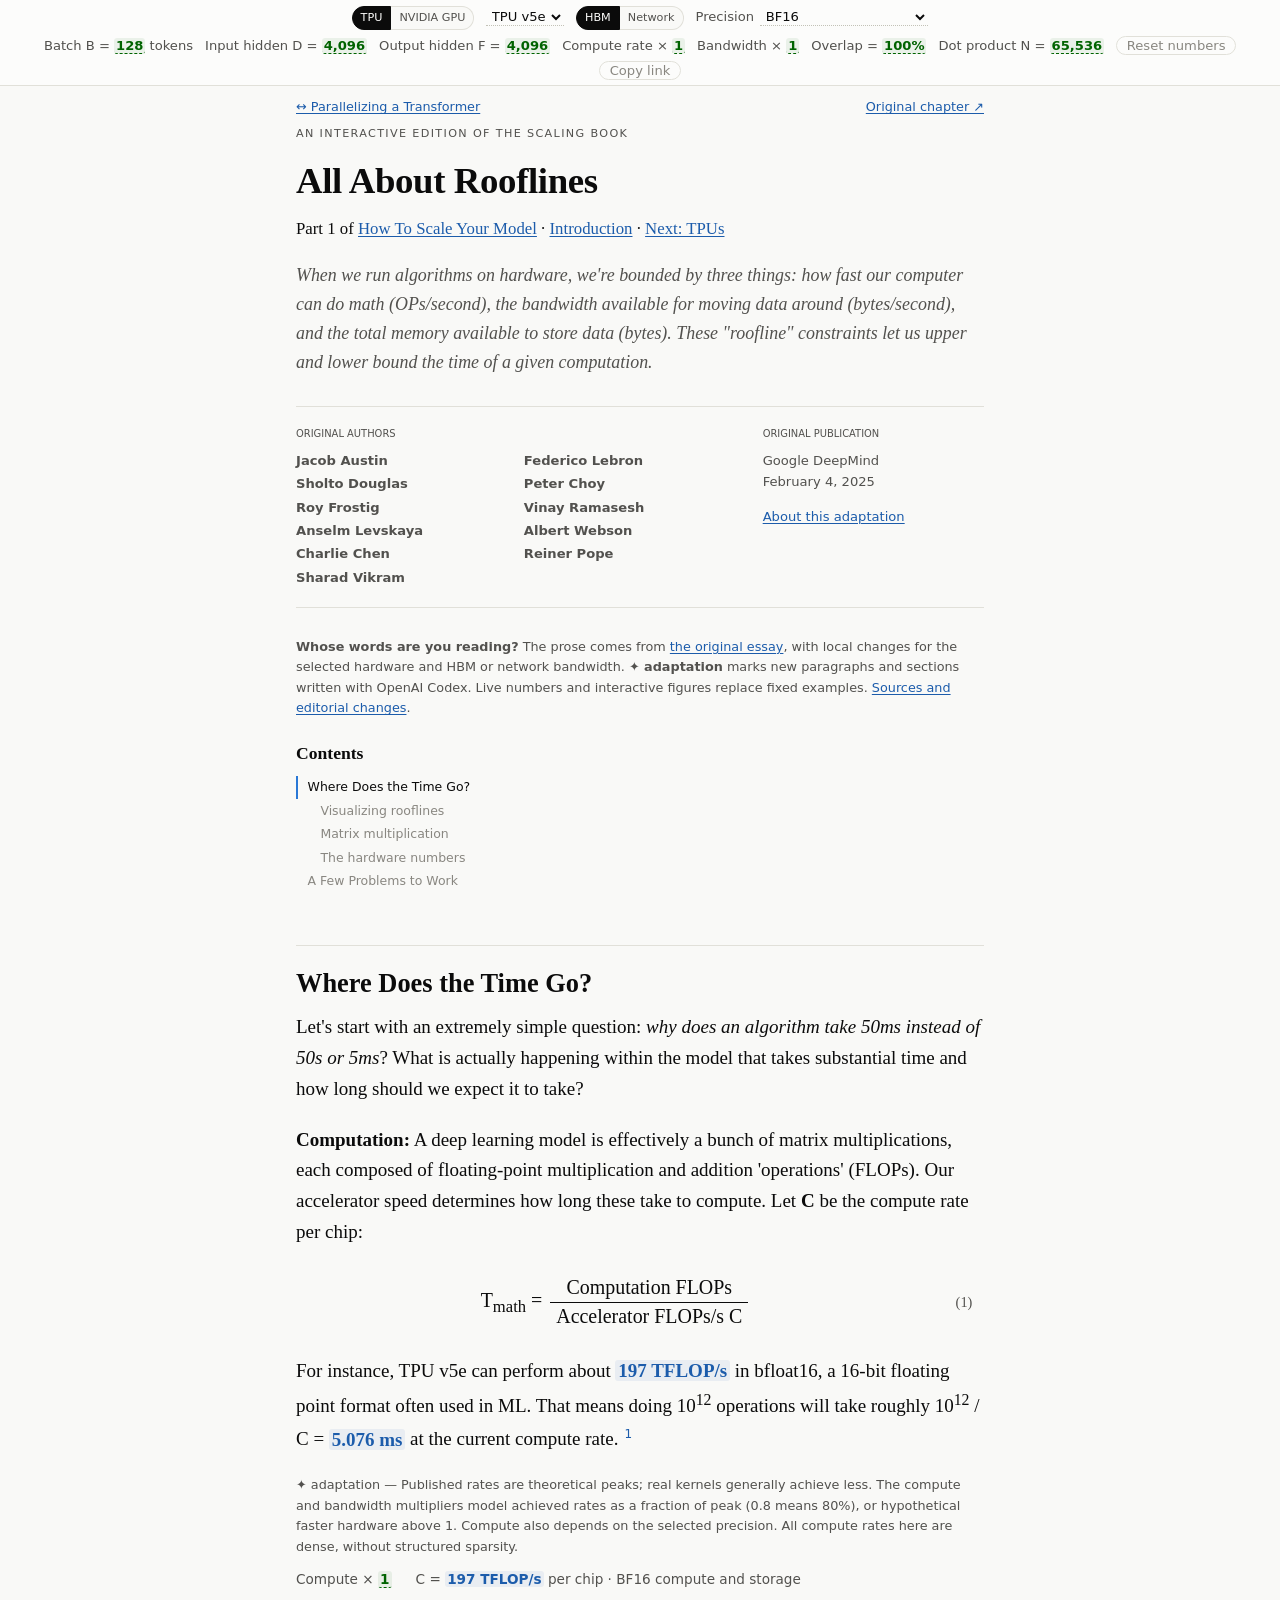
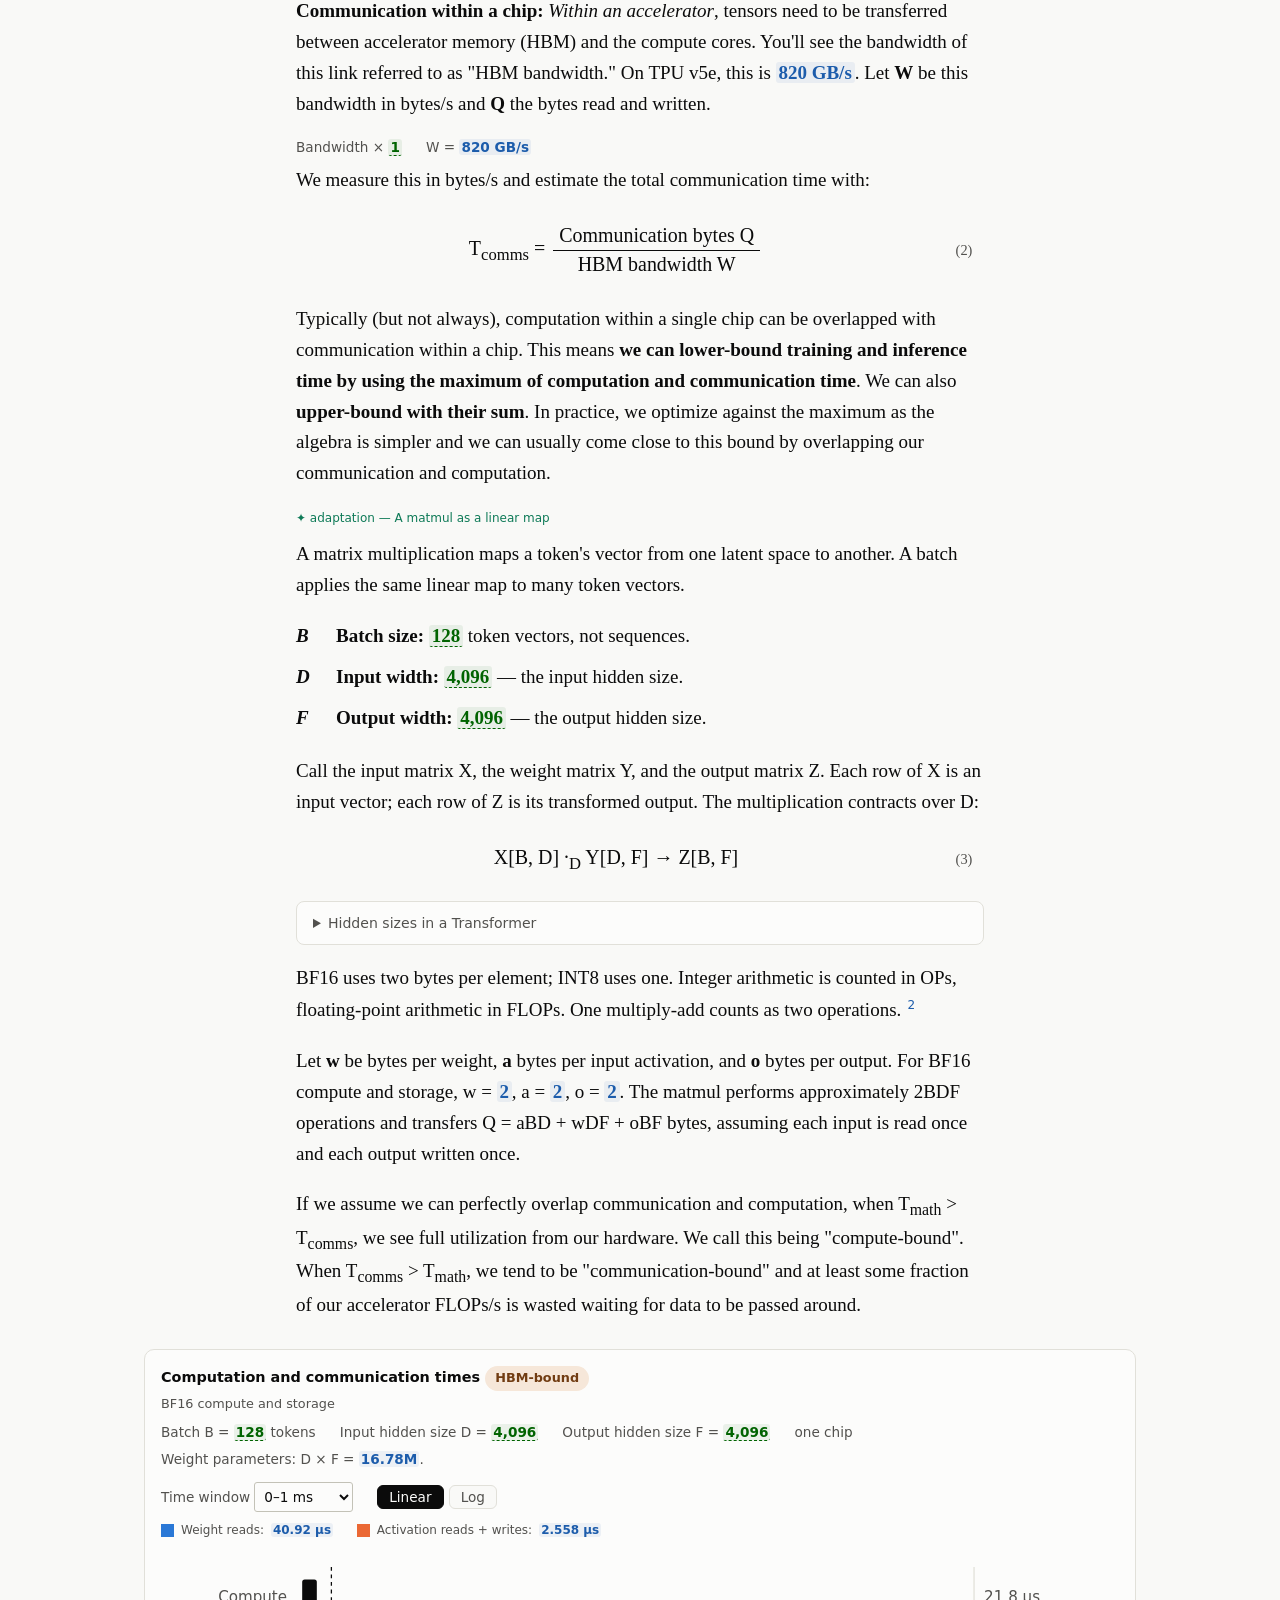
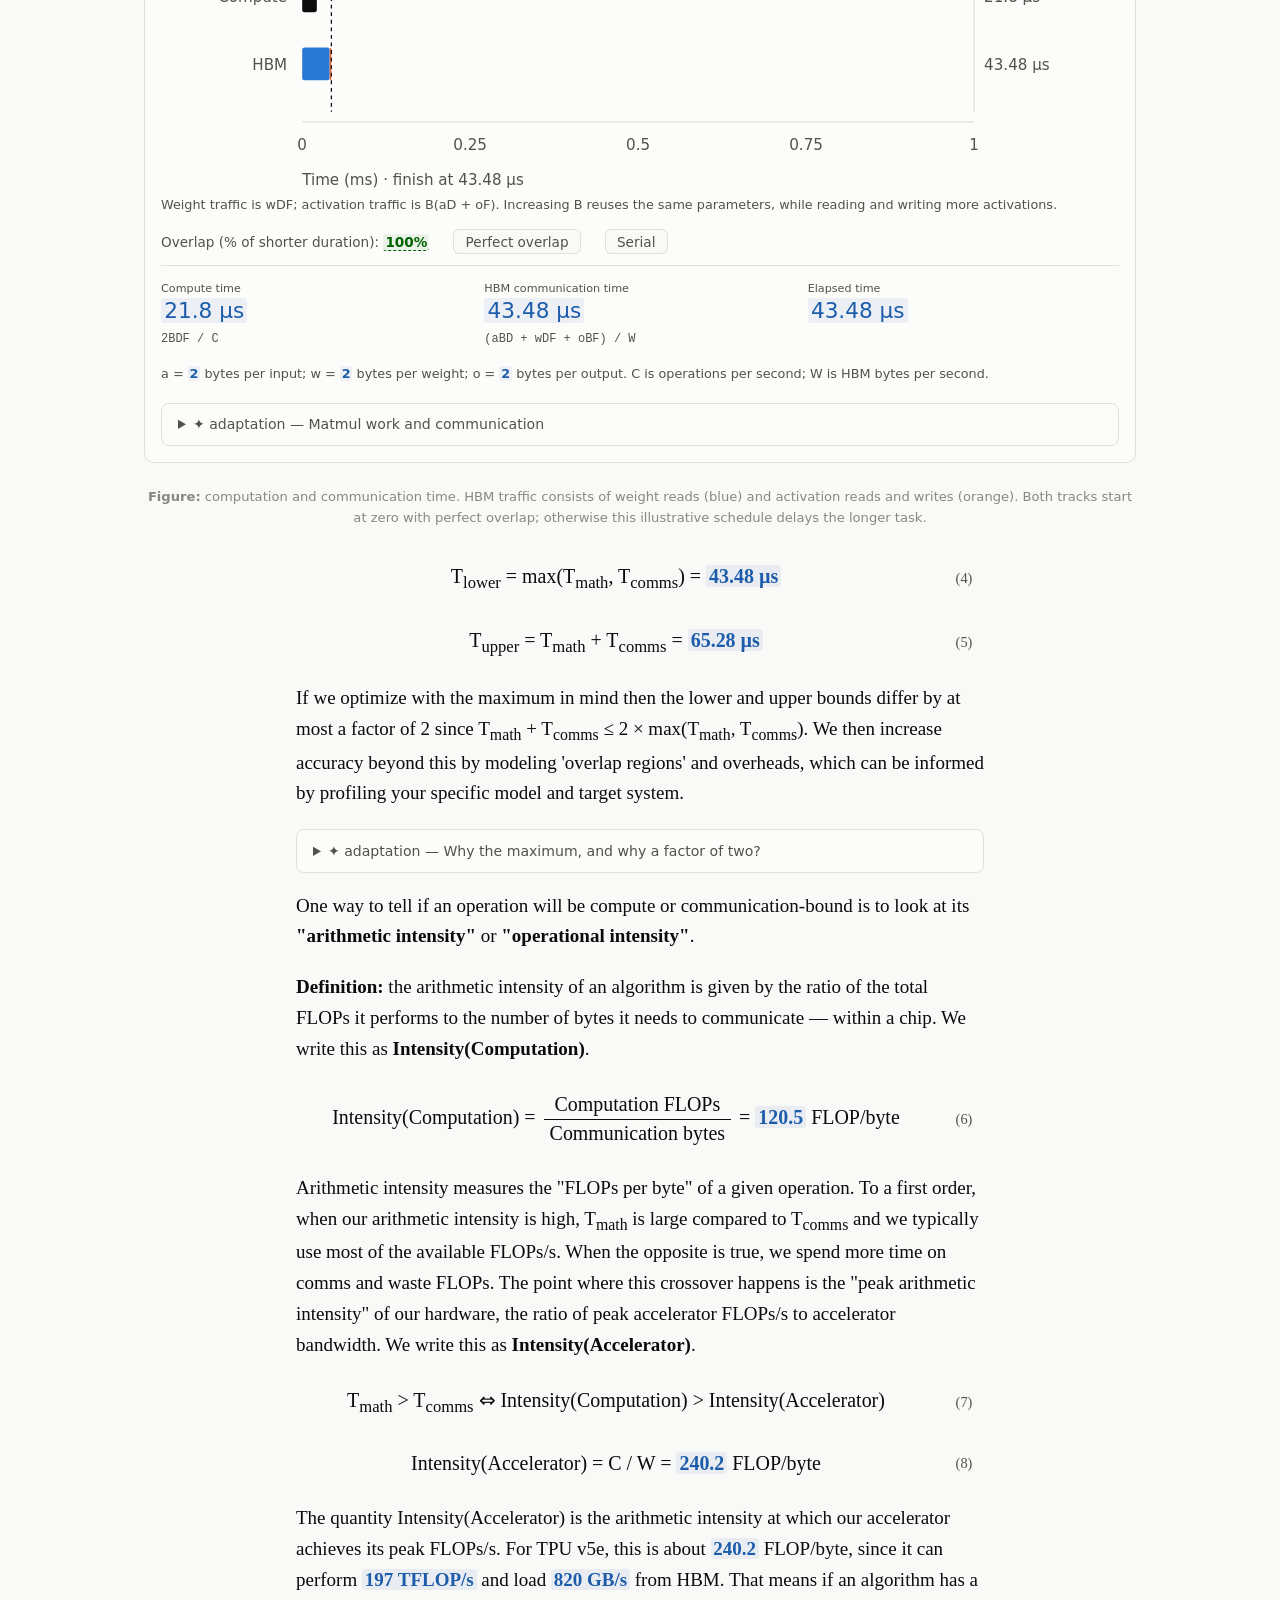
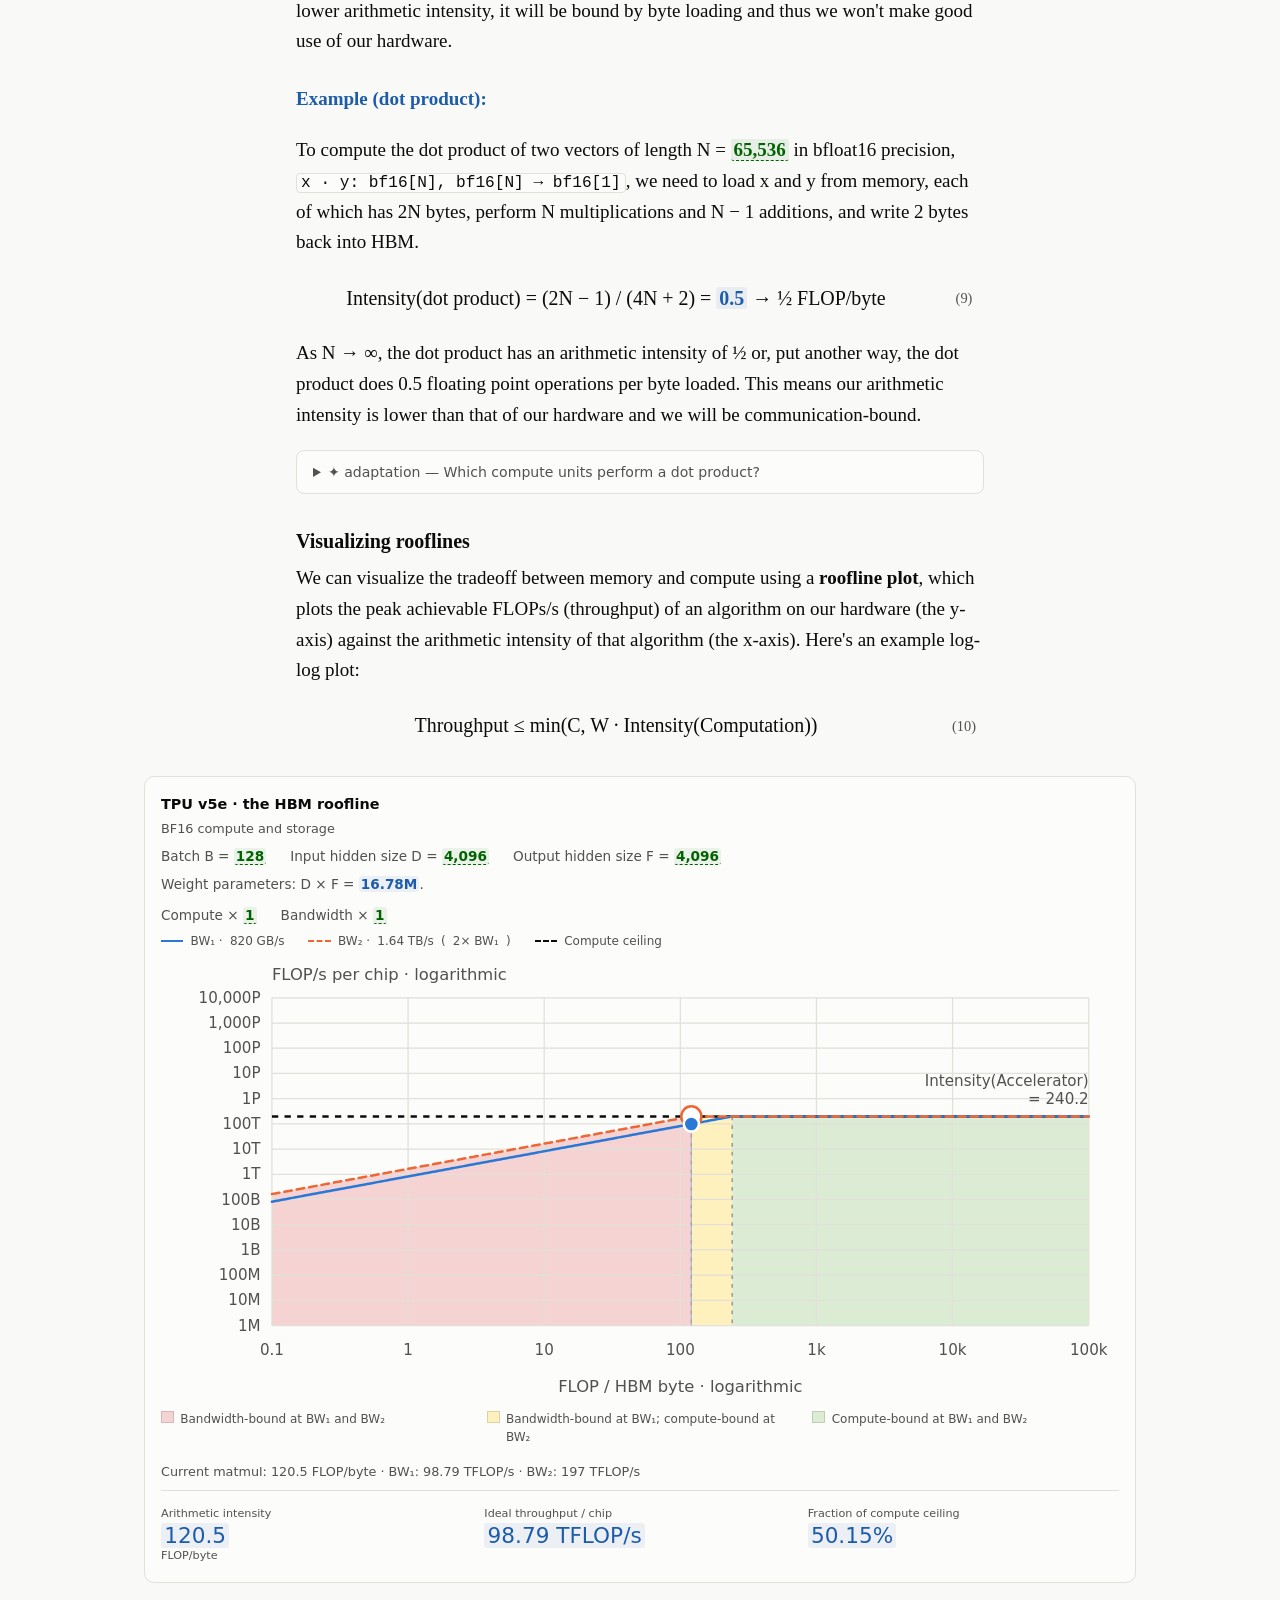
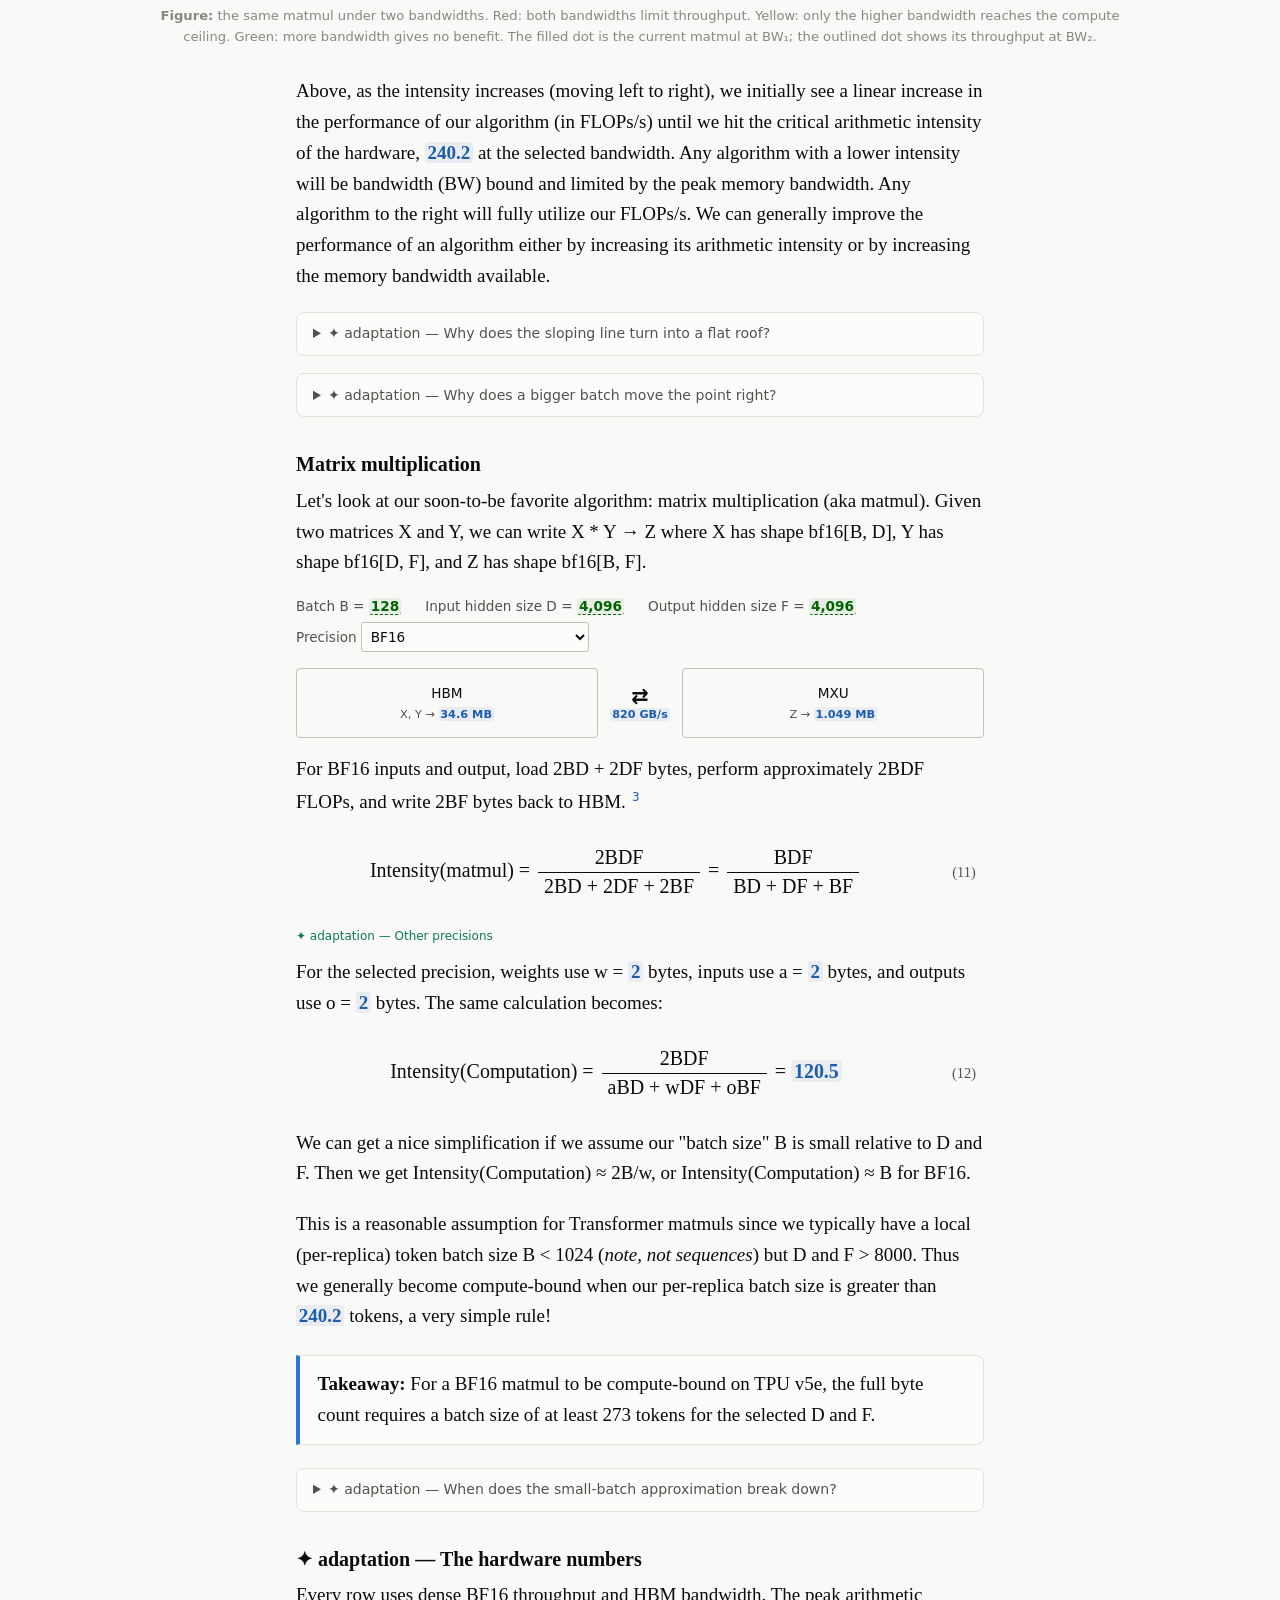
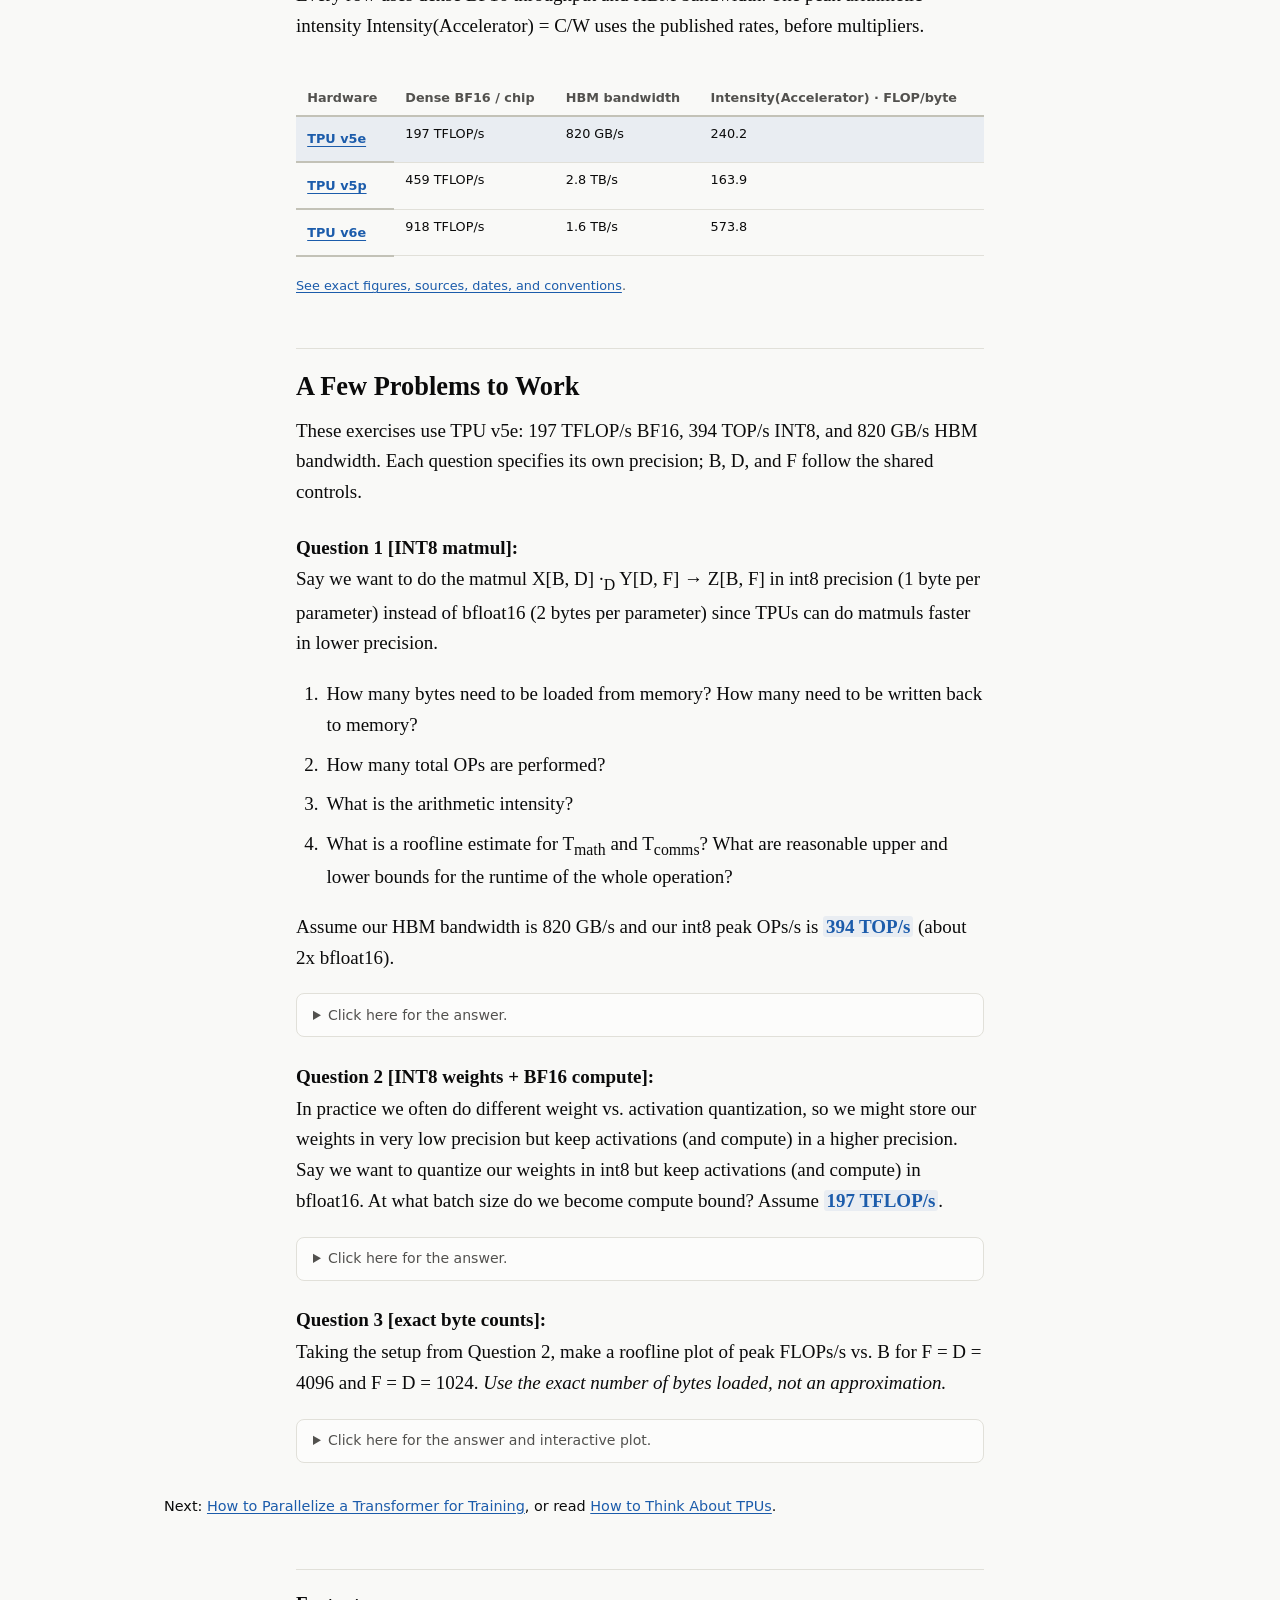
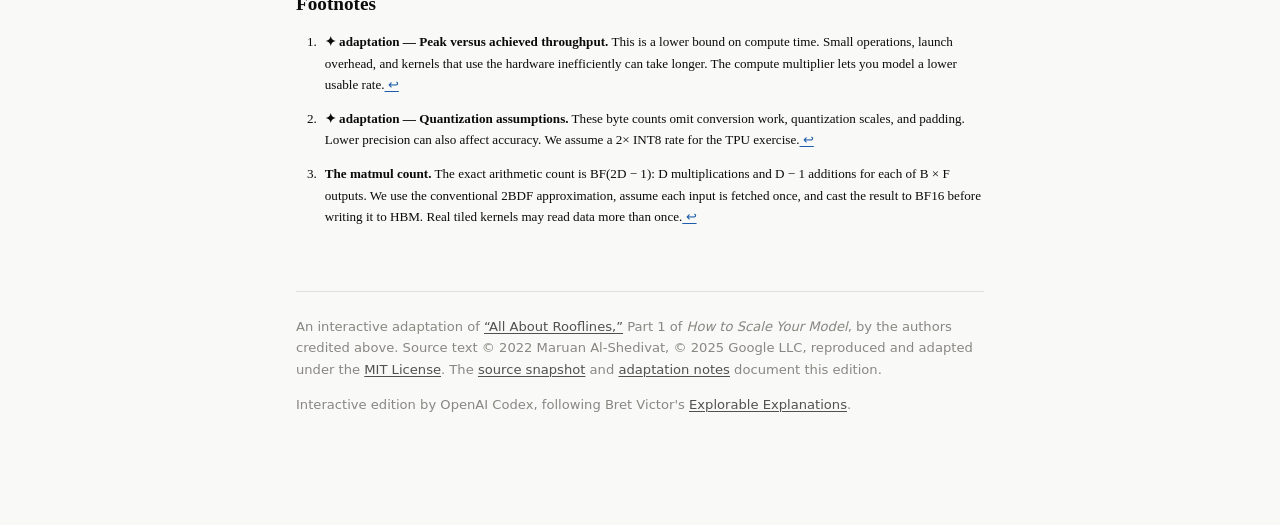
<file: roofline.html>
<!DOCTYPE html>
<html lang="en">
<head>
  <meta charset="utf-8">
  <meta name="viewport" content="width=device-width, initial-scale=1">
  <title>All About Rooflines — an explorable explanation</title>
  <meta name="description" content="When we run algorithms on hardware, we&#x27;re bounded by three things: how fast our computer can do math (OPs/second), the bandwidth available for moving data around (bytes/second), and the total memory available to store data (bytes). These &quot;roofline&quot; constraints let us upper and lower bound the time of a given computation.">
  <link rel="stylesheet" href="css/style.css">
  <link rel="stylesheet" href="css/roofline-page.css?v=10">
  <script defer src="js/roofline-model.js?v=12"></script>
  <script defer src="js/roofline-page.js?v=22"></script>
</head>
<body class="roofline-page">
<noscript><p class="noscript">JavaScript powers the live calculations on this page. You can still read the derivations, or visit the <a href="https://jax-ml.github.io/scaling-book/roofline/">original chapter</a>.</p></noscript>
<div class="machine" aria-label="Chapter configuration">
 <div class="machine-row">
  <div class="group">
    <span class="seg" role="group" aria-label="Accelerator family">
      <button class="seg-opt" data-choice="family" data-choice-value="tpu" aria-pressed="true">TPU</button>
      <button class="seg-opt" data-choice="family" data-choice-value="gpu" aria-pressed="false">NVIDIA GPU</button>
    </span>
  </div>
  <select id="hardware" aria-label="Hardware generation"></select>
  <div class="group">
    <span class="seg" role="group" aria-label="Bandwidth type">
      <button class="seg-opt" data-choice="boundary" data-choice-value="hbm" aria-pressed="true">HBM</button>
      <button class="seg-opt" data-choice="boundary" data-choice-value="network" aria-pressed="false">Network</button>
    </span>
  </div>
  <label class="machine-select">Precision <select data-select="precision" aria-label="Matmul precision"><option value="bf16">BF16</option><option value="fp8" data-only="gpu" hidden>FP8 → BF16 output</option><option value="int8" data-only="tpu">INT8 (assume 2× compute)</option><option value="weights8" data-only="tpu">INT8 weights, BF16 compute</option></select></label>
  <label class="machine-select" data-only="network" hidden>Path <select data-select="fabric" aria-label="Network path"><option value="link" data-value="fastInterconnectName">ICI</option><option value="scaleout">Scale-out network</option></select></label>
  <label class="machine-select" data-only="network" hidden>Wire <select data-select="wire" aria-label="Communication data type, bytes per partial sum"><option value="2">BF16 · 2 bytes</option><option value="4">FP32 · 4 bytes</option><option value="1" data-only="tpu">INT8 · 1 byte (idealized)</option></select></label>
 </div>
 <div class="machine-row" role="group" aria-label="Shared calculation parameters">
  <span class="setting">Batch B = <span class="t-var" data-var="B"></span> tokens</span>
  <span class="setting" title="Input hidden size">Input hidden D = <span class="t-var" data-var="D"></span></span>
  <span class="setting" title="Output hidden size">Output hidden F = <span class="t-var" data-var="F"></span></span>
  <span class="setting">Compute rate × <span class="t-var" data-var="computeScale" data-format="factor"></span></span>
  <span class="setting">Bandwidth × <span class="t-var" data-var="bandwidthScale" data-format="factor"></span></span>
  <span class="setting" title="Fraction of the shorter compute or transfer duration that overlaps the longer one">Overlap = <span class="t-var" data-var="overlap" data-format="percent"></span></span>
  <span class="setting" data-only="hbm">Dot product N = <span class="t-var" data-var="vectorN"></span></span>
  <button class="reset" id="reset">Reset numbers</button>
  <button class="reset" id="share">Copy link</button>
 </div>

</div>
<main class="paper">
<header>
  <nav class="chapter-nav" aria-label="Chapters"><a href="index.html">↔ Parallelizing a Transformer</a><a href="https://jax-ml.github.io/scaling-book/roofline/">Original chapter ↗</a></nav>
  <p class="eyebrow">An interactive edition of the Scaling Book</p>
  <h1>All About Rooflines</h1>
  <p class="part-links">Part 1 of <a href="https://jax-ml.github.io/scaling-book/">How To Scale Your Model</a> · <a href="https://jax-ml.github.io/scaling-book/">Introduction</a> · <a data-only="tpu" href="https://jax-ml.github.io/scaling-book/tpus/">Next: TPUs</a><a data-only="gpu" hidden href="https://jax-ml.github.io/scaling-book/gpus/">Next: GPUs</a></p>
  <p class="dek">When we run algorithms on hardware, we&#x27;re bounded by three things: how fast our computer can do math (OPs/second), the bandwidth available for moving data around (bytes/second), and the total memory available to store data (bytes). These &quot;roofline&quot; constraints let us upper and lower bound the time of a given computation.</p>
  <div class="article-meta">
    <div><p class="meta-label">Original authors</p><ul class="authors"><li>Jacob Austin</li><li>Sholto Douglas</li><li>Roy Frostig</li><li>Anselm Levskaya</li><li>Charlie Chen</li><li>Sharad Vikram</li><li>Federico Lebron</li><li>Peter Choy</li><li>Vinay Ramasesh</li><li>Albert Webson</li><li>Reiner Pope</li></ul></div>
    <div><p class="meta-label">Original publication</p><p>Google DeepMind<br><time datetime="2025-02-04">February 4, 2025</time></p><p><a href="ROOFLINE-SOURCES.md">About this adaptation</a></p></div>
  </div>
  <p class="source-note provenance"><strong>Whose words are you reading?</strong> The prose comes from <a href="source/roofline.md">the original essay</a>, with local changes for the selected hardware and HBM or network bandwidth. <strong>✦ adaptation</strong> marks new paragraphs and sections written with OpenAI Codex. Live numbers and interactive figures replace fixed examples. <a href="ROOFLINE-SOURCES.md">Sources and editorial changes</a>.</p>
  <nav class="toc" aria-label="Table of contents">
    <h2>Contents</h2>
    <a href="#time">Where Does the Time Go?</a>
    <a class="sub" href="#plot">Visualizing rooflines</a>
    <a class="sub" href="#matmul">Matrix multiplication</a>
    <a class="sub" href="#hardware-specs">The hardware numbers</a>
    <a href="#problems" data-only="problems">A Few Problems to Work</a>
  </nav>
</header>

<section id="time">
  <h2>Where Does the Time Go?</h2>
  <p>Let's start with an extremely simple question: <em>why does an algorithm take 50ms instead of 50s or 5ms</em>? What is actually happening within the model that takes substantial time and how long should we expect it to take?</p>
  <p><strong>Computation:</strong> A deep learning model is effectively a bunch of matrix multiplications, each composed of floating-point multiplication and addition 'operations' (FLOPs). Our accelerator speed determines how long these take to compute. Let <strong>C</strong> be the compute rate per chip:</p>
  <div class="eq">T<sub>math</sub> = <span class="frac"><span>Computation <span data-value="opUnit"></span>s</span><span>Accelerator <span data-value="opUnit"></span>s/s C</span></span></div>
  <p>For instance, <span data-value="hardwareName"></span> can perform about <span class="t-out" data-value="specCompute" data-format="rate"></span> in bfloat16, a 16-bit floating point format often used in ML. That means doing 10<sup>12</sup> operations will take roughly 10<sup>12</sup> / C = <span class="t-out" data-value="trillionTime" data-format="time"></span> at the current compute rate.<span class="footnote" id="note-ref-peak"><button class="footnote-ref" data-note="peak" aria-controls="note-peak" aria-expanded="false" aria-label="Footnote: peak versus achieved throughput">2</button><span class="footnote-body" id="note-peak" role="note" hidden><strong>✦ adaptation — Peak versus achieved throughput.</strong> This is a lower bound on compute time. Small operations, launch overhead, and kernels that use the hardware inefficiently can take longer. The compute multiplier lets you model a lower usable rate.</span></span></p>
  <p class="source-note">✦ adaptation — Published rates are theoretical peaks; real kernels generally achieve less. The compute and bandwidth multipliers model achieved rates as a fraction of peak (0.8 means 80%), or hypothetical faster hardware above 1. Compute also depends on the selected precision. All compute rates here are dense, without structured sparsity.</p>
  <p data-only="fp8" hidden>✦ adaptation — The native dense FP8 Tensor Core rate is <span class="t-out" data-value="specFP8" data-format="rate"></span> per GPU. <a href="ROOFLINE-SOURCES.md#fp8">FP8 specifications</a>.</p>
  <div class="figure-controls"><span>Compute × <span class="t-var" data-var="computeScale" data-format="factor"></span></span><span>C = <span class="t-out" data-value="C" data-format="rate"></span> per chip · <span data-value="precisionName"></span></span></div>
  <p data-only="hbm"><strong>Communication within a chip:</strong> <em>Within an accelerator</em>, tensors need to be transferred between accelerator memory (HBM) and the compute cores. You'll see the bandwidth of this link referred to as "HBM bandwidth." On <span data-value="hardwareName"></span>, this is <span class="t-out" data-value="bandwidth" data-format="bandwidth"></span>. Let <strong>W</strong> be this bandwidth in bytes/s and <strong>Q</strong> the bytes read and written.</p>
  <p data-only="network" hidden><strong>Communication between chips:</strong> When we distribute a model <em>across</em> multiple accelerators, tensors frequently need to be transferred between them. There are often a few options for this on our hardware (<span data-only="tpu">ICI, DCN, and PCIe</span><span data-only="gpu" hidden>NVLink, the scale-out network, and PCIe</span>), each with different bandwidths. Let <strong>W</strong> be the outgoing bandwidth per chip and <strong>Q</strong> the bytes sent by each chip.</p>
  <div class="figure-controls"><span>Bandwidth × <span class="t-var" data-var="bandwidthScale" data-format="factor"></span></span><span>W = <span class="t-out" data-value="bandwidth" data-format="bandwidth"></span></span></div>
  <p>We measure this in bytes/s and estimate the total communication time with:</p>
  <div class="eq">T<sub>comms</sub> = <span class="frac"><span>Communication bytes Q</span><span><span data-value="boundaryName"></span> bandwidth W</span></span></div>
  <p>Typically (but not always), computation within a single chip can be overlapped with communication <span data-only="hbm">within a chip</span><span data-only="network" hidden>between chips</span>. This means <strong>we can lower-bound training and inference time by using the maximum of computation and communication time</strong>. We can also <strong>upper-bound with their sum</strong>. In practice, we optimize against the maximum as the algebra is simpler and we can usually come close to this bound by overlapping our communication and computation.</p>
  <div class="adaptation" id="workload">
    <p class="adaptation-label">✦ adaptation — A matmul as a linear map</p>
    <p>A matrix multiplication maps a token's vector from one latent space to another. A batch applies the same linear map to many token vectors.</p>
    <dl class="notation">
      <div><dt>B</dt><dd><strong>Batch size:</strong> <span class="t-var" data-var="B"></span> token vectors, not sequences.</dd></div>
      <div><dt>D</dt><dd><strong>Input width:</strong> <span class="t-var" data-var="D"></span> — the input hidden size.<span data-only="network" hidden> D is split evenly between two chips.</span></dd></div>
      <div><dt>F</dt><dd><strong>Output width:</strong> <span class="t-var" data-var="F"></span> — the output hidden size.</dd></div>
    </dl>
    <p>Call the input matrix X, the weight matrix Y, and the output matrix Z. Each row of X is an input vector; each row of Z is its transformed output. The multiplication contracts over D:</p>
    <div class="eq">X[B, D] ·<sub>D</sub> Y[D, F] → Z[B, F]</div>
    <details class="answer"><summary>Hidden sizes in a Transformer</summary><p>In a Transformer's feed-forward network, the up-projection maps the model hidden size D to the intermediate size F. The down-projection reverses these roles. A square weight matrix has D = F.</p></details>
    <p>BF16 uses two bytes per element; <span data-only="tpu">INT8 uses one. Integer arithmetic is counted in OPs, floating-point arithmetic in FLOPs.</span><span data-only="gpu" hidden>FP8 uses one. Floating-point arithmetic is counted in FLOPs.</span> One multiply-add counts as two operations.<span class="footnote" id="note-ref-precision"><button class="footnote-ref" data-note="precision" aria-controls="note-precision" aria-expanded="false" aria-label="Footnote: quantization assumptions">1</button><span class="footnote-body" id="note-precision" role="note" hidden><strong>✦ adaptation — Quantization assumptions.</strong> These byte counts omit conversion work, quantization scales, and padding. Lower precision can also affect accuracy. <span data-only="tpu">We assume a 2× INT8 rate for the TPU exercise.</span></span></span></p>
    <p data-only="hbm">Let <strong>w</strong> be bytes per weight, <strong>a</strong> bytes per input activation, and <strong>o</strong> bytes per output. For <span data-value="precisionName"></span>, w = <span class="t-out" data-value="qW" data-format="number"></span>, a = <span class="t-out" data-value="qA" data-format="number"></span>, o = <span class="t-out" data-value="qO" data-format="number"></span>. The matmul performs approximately 2BDF operations and transfers Q = aBD + wDF + oBF bytes, assuming each input is read once and each output written once.</p>
    <p data-only="network" hidden>The matrices are split along D. Each chip does BDF operations and produces a [B, F] matrix of partial sums; the chips exchange and add their results. Let <strong>s</strong> be bytes per transmitted element: s = <span class="t-out" data-value="wire" data-format="number"></span> and Q = sBF bytes per chip. Sending and receiving happen simultaneously. Local HBM bandwidth is assumed not to limit computation.</p>
  </div>
  <p>If we assume we can perfectly overlap communication and computation, when T<sub>math</sub> &gt; T<sub>comms</sub>, we see full utilization from our hardware. We call this being "compute-bound". When T<sub>comms</sub> &gt; T<sub>math</sub>, we tend to be "communication-bound" and at least some fraction of our accelerator <span data-value="opUnit"></span>s/s is wasted waiting for data to be passed around.</p>
  <figure class="breakout">
    <div class="figure-panel widget">
      <p class="figure-heading w-title">Computation and communication times <span class="bound-label verdict" data-value="bound"></span></p>
      <p class="figure-context"><span data-value="precisionName"></span><span data-only="network" hidden> · <span data-value="wire"></span> bytes per transmitted element</span></p>
      <div class="figure-controls dimension-controls">
        <span>Batch B = <span class="t-var" data-var="B"></span> tokens</span>
        <span>Input hidden size D = <span class="t-var" data-var="D"></span></span>
        <span>Output hidden size F = <span class="t-var" data-var="F"></span></span>
        <span data-value="countingScope"></span>
      </div>
      <p class="parameter-count">Weight parameters: D × F = <span class="t-out" data-value="weightElements" data-format="compact"></span><span data-only="network" hidden> total · <span class="t-out" data-value="localWeightElements" data-format="compact"></span> per chip</span>.</p>
      <div class="figure-controls">
        <label>Time window <select data-select="timeWindow" aria-label="Timeline time window"><option value="auto">Auto (fit)</option><option value="0.00001">0–10 µs</option><option value="0.0001">0–100 µs</option><option value="0.001">0–1 ms</option><option value="0.01">0–10 ms</option><option value="0.1">0–100 ms</option><option value="1">0–1 s</option></select></label>
        <div class="seg" role="group" aria-label="Timeline scale"><button data-choice="timeScale" data-choice-value="linear" aria-pressed="true">Linear</button><button data-choice="timeScale" data-choice-value="log" aria-pressed="false">Log</button></div>
      </div>
      <p class="source-note" data-value="timelineScaleNote"></p>
      <div class="legend" data-only="hbm" aria-label="HBM traffic components"><span><i class="box-key" aria-hidden="true"></i>Weight reads: <span class="t-out" data-value="parameterTransfer" data-format="time"></span></span><span><i class="box-key orange" aria-hidden="true"></i>Activation reads + writes: <span class="t-out" data-value="activationTransfer" data-format="time"></span></span></div>
      <svg id="timeline" class="roof-chart" viewBox="0 0 760 196" role="img" aria-label="Computation and communication times, and their overlap"></svg>
      <p class="source-note" data-only="hbm">Weight traffic is wDF; activation traffic is B(aD + oF). Increasing B reuses the same parameters, while reading and writing more activations.</p>
      <p class="source-note timeline-overflow" data-value="overflowNote" aria-live="polite"></p>
      <div class="figure-controls"><span>Overlap (% of shorter duration): <span class="t-var" data-var="overlap" data-format="percent"></span></span><button class="t-preset" data-patch='{"overlap":1}'>Perfect overlap</button><button class="t-preset" data-patch='{"overlap":0}'>Serial</button></div>
      <div class="readout-grid">
        <div><small>Compute time</small><strong class="t-out" data-value="math" data-format="time"></strong><small class="cost-formula" data-only="hbm">2BDF / C</small><small class="cost-formula" data-only="network" hidden>BDF / C</small></div>
        <div><small><span data-value="boundaryName"></span> communication time</small><strong class="t-out" data-value="transfer" data-format="time"></strong><small class="cost-formula" data-only="hbm">(aBD + wDF + oBF) / W</small><small class="cost-formula" data-only="network" hidden>sBF / W</small></div>
        <div><small>Elapsed time</small><strong class="t-out" data-value="runtime" data-format="time"></strong></div>
      </div>
      <p class="source-note" data-only="hbm">a = <span class="t-out" data-value="qA"></span> bytes per input; w = <span class="t-out" data-value="qW"></span> bytes per weight; o = <span class="t-out" data-value="qO"></span> bytes per output. C is operations per second; W is HBM bytes per second.</p>
      <details class="cost-details answer"><summary>✦ adaptation — Matmul work and communication</summary>
        <div data-only="hbm">
          <p>Each of the B × F outputs needs D multiplications and roughly D additions: approximately 2BDF = <span class="t-out" data-value="ops" data-format="compact"></span> <span data-value="opUnit"></span>s. Divide by C = <span class="t-out" data-value="C" data-format="rate"></span> to get <span class="t-out" data-value="math" data-format="time"></span>.</p>
          <p>Read input: aBD = <span class="t-out" data-value="inputBytes" data-format="bytes"></span>.<br>Read weights: wDF = <span class="t-out" data-value="weightBytes" data-format="bytes"></span>.<br>Write output: oBF = <span class="t-out" data-value="writes" data-format="bytes"></span>.</p>
          <p>Total Q = <span class="t-out" data-value="bytes" data-format="bytes"></span>. Divide by W = <span class="t-out" data-value="bandwidth" data-format="bandwidth"></span> to get <span class="t-out" data-value="transfer" data-format="time"></span>. This assumes each input and weight is read once.</p>
        </div>
        <div data-only="network" hidden>
          <p>Each chip does half the matmul: BDF = <span class="t-out" data-value="ops" data-format="compact"></span> <span data-value="opUnit"></span>s. Divide by C = <span class="t-out" data-value="C" data-format="rate"></span> to get <span class="t-out" data-value="math" data-format="time"></span>.</p>
          <p>Each chip sends a [B, F] matrix of partial sums with s = <span class="t-out" data-value="wire"></span> bytes per element: Q = sBF = <span class="t-out" data-value="bytes" data-format="bytes"></span>. Divide by outgoing W = <span class="t-out" data-value="bandwidth" data-format="bandwidth"></span> to get <span class="t-out" data-value="transfer" data-format="time"></span>.</p>
        </div>
      </details>
    </div>
    <figcaption><strong>Figure:</strong> computation and communication time.<span data-only="hbm"> HBM traffic consists of weight reads (blue) and activation reads and writes (orange).</span> Both tracks start at zero with perfect overlap; otherwise this illustrative schedule delays the longer task.</figcaption>
  </figure>
  <div class="eq">T<sub>lower</sub> = max(T<sub>math</sub>, T<sub>comms</sub>) = <span class="t-out" data-value="lower" data-format="time"></span></div>
  <div class="eq">T<sub>upper</sub> = T<sub>math</sub> + T<sub>comms</sub> = <span class="t-out" data-value="serial" data-format="time"></span></div>
  <p>If we optimize with the maximum in mind then the lower and upper bounds differ by at most a factor of 2 since T<sub>math</sub> + T<sub>comms</sub> ≤ 2 × max(T<sub>math</sub>, T<sub>comms</sub>). We then increase accuracy beyond this by modeling 'overlap regions' and overheads, which can be informed by profiling your specific model and target system.</p>
  <details class="answer"><summary>✦ adaptation — Why the maximum, and why a factor of two?</summary><p>If computation takes 5 ms and communication takes 3 ms, perfect overlap finishes in 5 ms; consecutive execution takes 8 ms. Each duration is at most their maximum, so their sum cannot exceed twice that maximum. These bounds use the selected rates; launch overhead, message latency, and data dependencies can make real execution slower.</p></details>
  <p>One way to tell if an operation will be compute or communication-bound is to look at its <strong>"arithmetic intensity"</strong> or <strong>"operational intensity"</strong>.</p>
  <p><strong>Definition:</strong> the arithmetic intensity of an algorithm is given by the ratio of the total <span data-value="opUnit"></span>s it performs to the number of bytes it needs to communicate — <span data-only="hbm">within a chip</span><span data-only="network" hidden>between chips</span>. We write this as <strong>Intensity(Computation)</strong>.</p>
  <div class="eq">Intensity(Computation) = <span class="frac"><span>Computation <span data-value="opUnit"></span>s</span><span>Communication bytes</span></span> = <span class="t-out" data-value="intensity" data-format="number"></span> <span data-value="opUnit"></span>/byte</div>
  <p>Arithmetic intensity measures the "<span data-value="opUnit"></span>s per byte" of a given operation. To a first order, when our arithmetic intensity is high, T<sub>math</sub> is large compared to T<sub>comms</sub> and we typically use most of the available <span data-value="opUnit"></span>s/s. When the opposite is true, we spend more time on comms and waste <span data-value="opUnit"></span>s. The point where this crossover happens is the "peak arithmetic intensity" of our hardware, the ratio of peak accelerator <span data-value="opUnit"></span>s/s to accelerator bandwidth. We write this as <strong>Intensity(Accelerator)</strong>.</p>
  <div class="eq">T<sub>math</sub> &gt; T<sub>comms</sub> ⇔ Intensity(Computation) &gt; Intensity(Accelerator)</div>
  <div class="eq">Intensity(Accelerator) = C / W = <span class="t-out" data-value="ridge" data-format="number"></span> <span data-value="opUnit"></span>/byte</div>
  <p>The quantity Intensity(Accelerator) is the arithmetic intensity at which our accelerator achieves its peak <span data-value="opUnit"></span>s/s. For <span data-value="hardwareName"></span>, this is about <span class="t-out" data-value="ridge" data-format="number"></span> <span data-value="opUnit"></span>/byte, since it can perform <span class="t-out" data-value="C" data-format="rate"></span> and <span data-only="hbm">load <span class="t-out" data-value="bandwidth" data-format="bandwidth"></span> from HBM</span><span data-only="network" hidden>send <span class="t-out" data-value="bandwidth" data-format="bandwidth"></span> over the network</span>. That means if an algorithm has a lower arithmetic intensity, it will be bound by <span data-only="hbm">byte loading</span><span data-only="network" hidden>communication</span> and thus we won't make good use of our hardware.</p>
  <div data-only="hbm">
    <p class="example-label"><strong>Example (dot product):</strong></p>
    <p>To compute the dot product of two vectors of length N = <span class="t-var" data-var="vectorN"></span> in bfloat16 precision, <span class="shape">x · y: bf16[N], bf16[N] → bf16[1]</span>, we need to load x and y from memory, each of which has 2N bytes, perform N multiplications and N − 1 additions, and write 2 bytes back into HBM.</p>
    <div class="eq">Intensity(dot product) = (2N − 1) / (4N + 2) = <span class="t-out" data-value="dotIntensity" data-format="number"></span> → ½ FLOP/byte</div>
    <p>As N → ∞, the dot product has an arithmetic intensity of ½ or, put another way, the dot product does 0.5 floating point operations per byte loaded. This means our arithmetic intensity is lower than that of our hardware and we will be communication-bound.</p>
    <details class="answer"><summary>✦ adaptation — Which compute units perform a dot product?</summary><p>The relevant ceiling is the <span data-only="tpu">VPU's, rather than the MXU's</span><span data-only="gpu" hidden>scalar/vector units', rather than the Tensor Cores'</span>. The original TPU example makes the same distinction: TPU v5p's VPU has a critical intensity around 3 FLOP/byte, so the dot product is still communication-bound. The matmul plots use the matrix multiplication units' throughput.</p></details>
  </div>
</section>

<section id="plot">
  <h3>Visualizing rooflines</h3>
  <p>We can visualize the tradeoff between <span data-only="hbm">memory</span><span data-only="network" hidden>communication</span> and compute using a <strong>roofline plot</strong>, which plots the peak achievable <span data-value="opUnit"></span>s/s (throughput) of an algorithm on our hardware (the y-axis) against the arithmetic intensity of that algorithm (the x-axis). Here's an example log-log plot:</p>

  <div class="eq">Throughput ≤ min(C, W · Intensity(Computation))</div>
  <figure class="breakout" id="roofline-figure">
    <div class="figure-panel widget">
      <p class="figure-heading w-title"><span data-value="hardwareName"></span> · the <span data-value="boundaryName"></span> roofline</p>
      <p class="figure-context"><span data-value="precisionName"></span><span data-only="network" hidden> · <span data-value="wire"></span> bytes per transmitted element</span></p>
      <div class="figure-controls dimension-controls"><span>Batch B = <span class="t-var" data-var="B"></span></span><span>Input hidden size D = <span class="t-var" data-var="D"></span></span><span>Output hidden size F = <span class="t-var" data-var="F"></span></span></div>
      <p class="parameter-count">Weight parameters: D × F = <span class="t-out" data-value="weightElements" data-format="compact"></span><span data-only="network" hidden> total · <span class="t-out" data-value="localWeightElements" data-format="compact"></span> per chip</span>.</p>
      <div class="figure-controls">
        <span>Compute × <span class="t-var" data-var="computeScale" data-format="factor"></span></span>
        <span>Bandwidth × <span class="t-var" data-var="bandwidthScale" data-format="factor"></span></span>
        <span class="comparison-actions" data-only="network" hidden><button class="t-preset" id="pin-bw2" title="Keep BW₂ at the current bandwidth while changing BW₁">Pin BW₂ to current BW</button><button class="t-preset" id="restore-bw2">Restore 2× BW₁</button></span>
      </div>
      <div class="legend"><span><i class="line-key"></i>BW₁ · <span data-value="bandwidth" data-format="bandwidth"></span></span><span><i class="line-key orange"></i>BW₂ · <span data-value="comparisonBandwidth" data-format="bandwidth"></span> (<span data-value="comparisonMode"></span>)</span><span><i class="line-key peak"></i>Compute ceiling</span></div>
      <svg id="roofline-plot" class="roof-chart" viewBox="0 0 760 350" role="img" aria-label="Roofline plot calculated from the selected batch size and matrix dimensions"></svg>
      <div class="region-legend" aria-label="Roofline regions"><span><i class="region-key bandwidth"></i>Bandwidth-bound at BW₁ and BW₂</span><span><i class="region-key mixed"></i><span data-value="mixedRegime"></span></span><span><i class="region-key compute"></i>Compute-bound at BW₁ and BW₂</span></div>
      <div id="roofline-inspect" class="chart-readout" aria-live="off"></div>
      <div class="readout-grid">
        <div><small>Arithmetic intensity</small><strong class="t-out" data-value="intensity" data-format="number"></strong> <small><span data-value="opUnit"></span>/byte</small></div>
        <div><small>Ideal throughput / chip</small><strong class="t-out" data-value="throughput" data-format="rate"></strong></div>
        <div><small>Fraction of compute ceiling</small><strong class="t-out" data-value="utilization" data-format="percent"></strong></div>
      </div>
    </div>
    <figcaption><strong>Figure:</strong> the same matmul under two bandwidths. Red: both bandwidths limit throughput. Yellow: only the higher bandwidth reaches the compute ceiling. Green: more bandwidth gives no benefit. The filled dot is the current matmul at BW₁; the outlined dot shows its throughput at BW₂.</figcaption>
  </figure>

  <p>Above, as the intensity increases (moving left to right), we initially see a linear increase in the performance of our algorithm (in <span data-value="opUnit"></span>s/s) until we hit the critical arithmetic intensity of the hardware, <span class="t-out" data-value="ridge" data-format="number"></span> at the selected bandwidth. Any algorithm with a lower intensity will be bandwidth (BW) bound and limited by the peak <span data-only="hbm">memory</span><span data-only="network" hidden>network</span> bandwidth. Any algorithm to the right will fully utilize our <span data-value="opUnit"></span>s/s. We can generally improve the performance of an algorithm either by increasing its arithmetic intensity or by increasing the <span data-only="hbm">memory</span><span data-only="network" hidden>network</span> bandwidth available.</p>
  <details class="answer"><summary>✦ adaptation — Why does the sloping line turn into a flat roof?</summary>
    <p>At arithmetic intensity Intensity(Computation), each byte transferred corresponds to Intensity(Computation) operations. A bandwidth of W bytes/s therefore supports at most W · Intensity(Computation) operations/s: doubling intensity doubles this limit. Once W · Intensity(Computation) reaches C, compute throughput becomes the limit. More bandwidth cannot increase throughput beyond C operations/s. Setting W · Intensity(Computation) = C gives the critical arithmetic intensity at Intensity(Computation) = C/W.</p>
  </details>
  <details class="answer" data-only="hbm"><summary>✦ adaptation — Why does a bigger batch move the point right?</summary>
    <p>The same D × F weight matrix is reused for every token. Doubling B doubles the arithmetic but leaves the weight bytes unchanged. Only input and output traffic grows. When weight traffic dominates, this almost doubles operations per byte; at large B, growing activation traffic limits further improvement.</p>
  </details>
  <details class="answer" data-only="network" hidden><summary>✦ adaptation — Why does B cancel, while D still matters?</summary>
    <p>Each chip sends B × F partial sums after doing B × D × F operations. The operation count and communication volume both scale linearly with B and F, so they cancel in BDF/(sBF). Increasing D instead lengthens each dot product without changing the output shape, giving more operations per transmitted element: Intensity(Computation) = D/s.</p>
  </details>

</section>

<section id="matmul">
  <h3>Matrix multiplication</h3>
  <p data-only="hbm">Let's look at our soon-to-be favorite algorithm: matrix multiplication (aka matmul). Given two matrices X and Y, we can write X * Y → Z where X has shape bf16[B, D], Y has shape bf16[D, F], and Z has shape bf16[B, F].</p>
  <div class="figure-controls">
    <span>Batch B = <span class="t-var" data-var="B"></span></span><span>Input hidden size D = <span class="t-var" data-var="D"></span></span><span>Output hidden size F = <span class="t-var" data-var="F"></span></span>
    <label>Precision <select data-select="precision" aria-label="Matmul precision"><option value="bf16">BF16</option><option value="fp8" data-only="gpu" hidden>FP8 → BF16 output</option><option value="int8" data-only="tpu">INT8 (assume 2× compute)</option><option value="weights8" data-only="tpu">INT8 weights, BF16 compute</option></select></label>
  </div>
  <div data-only="fp8" hidden>
    <p>✦ adaptation — Our FP8 matmul reads inputs and weights in FP8 and writes the output in BF16. NVIDIA Tensor Cores multiply the FP8 operands and accumulate in higher precision. Compared with BF16, input and weight storage halve, while the output byte count stays the same.</p>
    <details class="answer"><summary>✦ adaptation — What does the FP8 estimate include?</summary>
      <p>E4M3 and E5M2 are eight-bit floating-point formats with different precision and range. Both use one byte per value. We count those values and the BF16 output, but omit scaling metadata, quantization work, and extra memory traffic. The selected rate is the GPU’s published dense FP8 Tensor Core throughput; the compute multiplier lets you estimate a lower achieved rate.</p>
      <p data-only="network" hidden>The network still sends partial sums in the communication data type you selected. Choosing FP8 computation does not automatically quantize those messages.</p>
    </details>
  </div>
  <p class="source-note" data-only="integerQuantized" hidden>✦ adaptation — The quantization exercises assume one byte per INT8 element and ignore scales, conversion work, and padding. The all-INT8 exercise assumes twice the BF16 operation rate; this is an exercise assumption, not a vendor INT8 specification. Weight-only quantization keeps the BF16 compute rate.</p>
  <div data-only="hbm">
    <div class="traffic" aria-label="Tensors read from and written to HBM">
      <div class="traffic-box">HBM<small>X, Y → <span class="t-out" data-value="reads" data-format="bytes"></span></small></div>
      <div class="traffic-link"><strong>⇄</strong><small><span class="t-out" data-value="bandwidth" data-format="bandwidth"></span></small></div>
      <div class="traffic-box"><span data-value="computeUnit"></span><small>Z → <span class="t-out" data-value="writes" data-format="bytes"></span></small></div>
    </div>
    <p>For BF16 inputs and output, load 2BD + 2DF bytes, perform approximately 2BDF FLOPs, and write 2BF bytes back to HBM.<span class="footnote" id="note-ref-matmul"><button class="footnote-ref" data-note="matmul" aria-controls="note-matmul" aria-expanded="false" aria-label="Footnote: the matmul count">3</button><span class="footnote-body" id="note-matmul" role="note" hidden><strong>The matmul count.</strong> The exact arithmetic count is BF(2D − 1): D multiplications and D − 1 additions for each of B × F outputs. We use the conventional 2BDF approximation, assume each input is fetched once, and cast the result to BF16 before writing it to HBM. Real tiled kernels may read data more than once.</span></span></p>
    <div class="eq">Intensity(matmul) = <span class="frac"><span>2BDF</span><span>2BD + 2DF + 2BF</span></span> = <span class="frac"><span>BDF</span><span>BD + DF + BF</span></span></div>
    <div class="adaptation">
      <p class="adaptation-label">✦ adaptation — Other precisions</p>
    <p>For the selected precision, weights use w = <span class="t-out" data-value="qW"></span> bytes, inputs use a = <span class="t-out" data-value="qA"></span> bytes, and outputs use o = <span class="t-out" data-value="qO"></span> bytes. The same calculation becomes:</p>
    <div class="eq">Intensity(Computation) = <span class="frac"><span>2BDF</span><span>aBD + wDF + oBF</span></span> = <span class="t-out" data-value="intensity" data-format="number"></span></div>
    </div>
    <p>We can get a nice simplification if we assume our "batch size" B is small relative to D and F. Then we get Intensity(Computation) ≈ 2B/w, or Intensity(Computation) ≈ B for BF16.</p>
    <p>This is a reasonable assumption for Transformer matmuls since we typically have a local (per-replica) token batch size B &lt; 1024 (<em>note, not sequences</em>) but D and F &gt; 8000. Thus we generally become compute-bound when our per-replica batch size is greater than <span class="t-out" data-value="approximateCritical" data-format="number"></span> tokens, a very simple rule!</p>
    <div class="takeaway"><strong>Takeaway:</strong> <span data-value="hbmTakeaway"></span></div>
    <details class="answer"><summary>✦ adaptation — When does the small-batch approximation break down?</summary>
      <p>The rule above assumes B is small relative to D and F, so weight transfers dominate HBM traffic. With Intensity(Computation) ≈ 2B/w, we need B ≳ w · Intensity(Accelerator) / 2 = <span class="t-out" data-value="approximateCritical" data-format="number"></span> tokens per batch. The takeaway above uses the full byte count for the selected dimensions.</p>
      <p>The figures also count input reads and output writes, which use additional HBM bandwidth. <span data-value="hbmCrossoverExplanation"></span></p>
      <p>Solving the full inequality gives B ≥ w · Intensity(Accelerator) · DF / [2DF − Intensity(Accelerator) · (aD + oF)], provided the denominator is positive. At large B, activation traffic matters, so intensity saturates at 2DF/(aD + oF) = <span class="t-out" data-value="asymptote" data-format="number"></span>. If that is no greater than Intensity(Accelerator), no finite batch reaches the compute ceiling.</p>
      <p>Actual kernels break these matrices into smaller tiles that fit on-chip memory and may read data more than once. Let b<sub>m</sub> be a tile’s number of input rows, b<sub>k</sub> its summed dimension, and b<sub>n</sub> its number of output columns. For BF16, ignoring output writes and reuse between tiles, intensity is approximately b<sub>m</sub>b<sub>n</sub> / (b<sub>m</sub> + b<sub>n</sub>). This whole-matrix roofline is optimistic; profiling or a tile-level byte count makes it more accurate.</p>
    </details>
  </div>
  <div data-only="network" hidden>
    <p>To pick a somewhat contrived example, say we want to multiply two big matrices X ∼ <span data-value="inputType"></span>[B, D] and Y ∼ <span data-value="weightType"></span>[D, F] which are split evenly across 2 <span data-value="chipPlural"></span> (along the D dimension). To do this multiplication, we can multiply half of each matrix on each chip (Z₀ = X[:, :D // 2] @ Y[:D // 2, :] and Z₁ = X[:, D // 2:] @ Y[D // 2:, :]) and then copy the resulting "partial sums" to the other chip and add them together. Say we can copy <span class="t-out" data-value="bandwidth" data-format="bandwidth"></span> in each direction and perform <span class="t-out" data-value="C" data-format="rate"></span> on each chip. What are T<sub>math</sub> and T<sub>comms</sub>?</p>
    <div class="traffic" aria-label="Two chips exchange their partial matrix products">
      <div class="traffic-box"><span data-value="chipName"></span> 0<small>First half of D input features</small><small>Partial sums Z₀[B, F]</small></div>
      <div class="traffic-link"><strong>⇄</strong><small><span class="t-out" data-value="bytes" data-format="bytes"></span> each way</small></div>
      <div class="traffic-box"><span data-value="chipName"></span> 1<small>Second half of D input features</small><small>Partial sums Z₁[B, F]</small></div>
    </div>
    <p>T<sub>math</sub> is clearly half of what it was before, since each chip is doing half the work. Now what about T<sub>comms</sub>? This now refers to the communication time between chips! This is just the total bytes sent divided by the network bandwidth.</p>

    <details class="answer"><summary>✦ adaptation — Partial-sum precision and network assumptions</summary><p>BF16 partial sums use two bytes per element. FP32 uses four<span data-only="tpu">; INT8 uses one</span>. Weight storage does not change this communication byte count. Sending and receiving happen simultaneously, so bandwidth is measured in one direction. Reduction arithmetic, quantization cost, and message latency are omitted.</p></details>
    <div class="eq">T<sub>math</sub> = BDF/C; &nbsp; T<sub>comms</sub> = sBF/W</div>
    <div class="eq">Intensity(matmul, 2 chips) = <span class="frac"><span>BDF</span><span>sBF</span></span> = D/s = <span class="t-out" data-value="intensity" data-format="number"></span></div>
    <p>Note that, unlike before, the critical threshold now depends on D and not B! Try to think why that is. This is just one such example, but we highlight that this kind of roofline is critical to knowing when we can parallelize an operation across multiple <span data-value="chipPlural"></span>.</p>
    <div class="takeaway"><strong>Takeaway:</strong> this two-chip matmul is compute-bound when D ≥ s · Intensity(Accelerator) = <span class="t-out" data-value="critical" data-format="number"></span>. <strong>Increasing batch size does not change this threshold.</strong></div>
    <details class="answer"><summary>✦ adaptation — What does this say about a larger cluster?</summary>
      <p>Only this two-chip exchange is modeled here. A larger collective has a different byte count, schedule, and topology. Recompute operations and traffic per participating chip, then compare with the matching bandwidth. Do not divide cluster-total FLOPs by one chip’s bandwidth, or multiply outgoing bandwidth by two because sends and receives overlap.</p>
      <p>A full matmul followed by an exchange has no overlap. Overlapping computation and communication requires sending completed output tiles while computing others. Pipeline startup and completion, as well as data dependencies, can prevent some communication from overlapping computation. The overlap control illustrates the effect on execution time.</p>
      <p>We’ll develop AllGather, ReduceScatter, and AllReduce costs for actual sharding schemes in <a href="index.html">How to Parallelize a Transformer for Training</a>.</p>
    </details>
  </div>

</section>

<section id="hardware-specs" class="adaptation">
  <h3>✦ adaptation — The hardware numbers</h3>
  <p>Every row uses dense BF16 throughput and <span data-value="tableBandwidthName"></span>. The peak arithmetic intensity Intensity(Accelerator) = C/W uses the published rates, before multipliers.</p>
  <div class="tbl-wrap"><table class="tbl hardware-table"><thead><tr><th scope="col">Hardware</th><th scope="col">Dense BF16 / chip</th><th scope="col"><span data-value="tableBandwidthName"></span></th><th scope="col">Intensity(Accelerator) · FLOP/byte</th></tr></thead><tbody id="hardware-rows"></tbody></table></div>

  <div data-only="network" hidden>
    <p class="source-note" data-only="tpu">The ICI figure is the bandwidth of one link in one direction. The scale-out figure is a per-chip share of outgoing DCN bandwidth. The number and arrangement of links matter for larger collectives.</p>
    <p class="source-note" data-only="gpu" hidden>NVLink is aggregate outgoing bandwidth per GPU. Scale-out is a per-GPU share of NIC bandwidth. The GB200 400 Gb/s NIC share is a reference configuration; equal rates do not guarantee equal performance for different communication patterns.</p>
  </div>
  <div data-only="gpu" hidden>
    <p><strong>Why doesn’t GB300 automatically move the BF16 roof?</strong> The GB200 and GB300 rack specifications both list 360 PFLOP/s of sparse BF16 across 72 GPUs: 360 / 72 / 2 = 2.5 PFLOP/s dense per GPU.</p>
    <p data-only="hbm">Both provide 8 TB/s HBM bandwidth per GPU, so this BF16 roof stays the same. GB300’s higher memory capacity and low-precision gains do not change the BF16 compute-to-HBM-bandwidth ratio.</p>
    <p data-only="network" hidden>Both provide 900 GB/s one-way NVLink bandwidth per GPU, so that network roof stays the same. GB300’s 800 Gb/s per-GPU scale-out connection does change the scale-out roof relative to the 400 Gb/s GB200 reference configuration.</p>
  </div>
  <div class="source-note" data-only="gpu" hidden>
    <p>NVIDIA’s Tensor Cores are its matrix multiplication units. We halve rates explicitly marked sparse; Rubin’s BF16 figure is already dense.<span data-only="network" hidden> NVLink send-plus-receive rates are divided by two. Gb/s NIC rates are divided by eight to get GB/s.</span></p>
  </div>
  <div data-only="rubin" hidden>
    <h3 class="minor-heading" id="rubin-specs">Vera Rubin: preliminary GPU peak specifications</h3>
    <p>NVIDIA’s linked datasheet lists <strong>4 PFLOP/s dense BF16 per Rubin GPU</strong>. It marks these specifications as preliminary, “up to,” and subject to change. This is the peak used by this preset.</p>
    <p data-only="hbm">The same datasheet specifies <strong>22 TB/s HBM4 bandwidth</strong> per GPU. The approximate BF16 batch threshold is therefore 4 PFLOP/s ÷ 22 TB/s ≈ <strong>182 tokens</strong>; the full input/output traffic raises the exact threshold.</p>
    <p data-only="network" hidden>NVLink 6 provides 3.6 TB/s bidirectional per GPU, giving <strong>1.8 TB/s outgoing</strong>. ConnectX-9 provides 1.6 Tb/s of scale-out connectivity per GPU, giving <strong>200 GB/s outgoing</strong>. As with the other presets, the pairwise model assumes that bandwidth is usable by this exchange.</p>
    <p class="source-note">NVIDIA’s product webpage currently lists different bandwidth figures:<span data-only="hbm"> 19.2 TB/s HBM4 per GPU.</span><span data-only="network" hidden> 3 TB/s NVLink and 0.45 TB/s bidirectional scale-out per GPU.</span> This preset consistently uses the linked GPU datasheet and architecture articles. <a href="ROOFLINE-SOURCES.md#vera-rubin">See the dated sources and conversion details.</a></p>
  </div>
  <p class="source-note"><a href="ROOFLINE-SOURCES.md">See exact figures, sources, dates, and conventions</a>.</p>
</section>

<section id="problems" data-only="problems">
  <h2>A Few Problems to Work</h2>
  <p data-only="tpuProblems">These exercises use TPU v5e: 197 TFLOP/s BF16, 394 TOP/s INT8, and 820 GB/s HBM bandwidth. Each question specifies its own precision; B, D, and F follow the shared controls.</p>
  <div class="exercise" data-only="tpuProblems">
    <h3 class="question-heading">Question 1 [INT8 matmul]:</h3>
    <p data-only="hbm">Say we want to do the matmul X[B, D] ·<sub>D</sub> Y[D, F] → Z[B, F] in int8 precision (1 byte per parameter) instead of bfloat16 (2 bytes per parameter) since TPUs can do matmuls faster in lower precision.</p>
    <ol data-only="hbm"><li>How many bytes need to be loaded from memory? How many need to be written back to memory?</li><li>How many total OPs are performed?</li><li>What is the arithmetic intensity?</li><li>What is a roofline estimate for T<sub>math</sub> and T<sub>comms</sub>? What are reasonable upper and lower bounds for the runtime of the whole operation?</li></ol>
    <p data-only="hbm">Assume our HBM bandwidth is 820 GB/s and our int8 peak OPs/s is <span class="t-out" data-value="q1C" data-format="rate"></span> (about 2x bfloat16).</p>

    <details class="answer"><summary>Click here for the answer.</summary>
      <div data-only="hbm"><ol>
        <li>Because we're storing our parameters in int8, we have 1 byte per parameter, so we have BD + DF = <span class="t-out" data-value="q1reads" data-format="bytes"></span> loaded from HBM and BF = <span class="t-out" data-value="q1writes" data-format="bytes"></span> written back.</li>
        <li>This is the same as in bfloat16, but in theory int8 OPs/s should be faster. So this is still 2BDF = <span class="t-out" data-value="q1ops" data-format="compact"></span> OPs.</li>
        <li>Arithmetic intensity is 2BDF / (BD + DF + BF) = <span class="t-out" data-value="q1intensity" data-format="number"></span>. If we make the same assumption as above about B ≪ D and B ≪ F, we get an arithmetic intensity of 2B, meaning our rule becomes B &gt; HBM int8 arithmetic intensity / 2. Using the numbers given, our rule is B &gt; <span class="t-out" data-value="q1approximateCritical" data-format="number"></span>. Note that this is basically unchanged!</li>
        <li>T<sub>math</sub> = 2BDF / <span class="t-out" data-value="q1C" data-format="compact"></span> = <span class="t-out" data-value="q1math" data-format="time"></span> and T<sub>comms</sub> = (BD + DF + BF) / W = <span class="t-out" data-value="q1transfer" data-format="time"></span>, so a reasonable lower bound is max(T<sub>math</sub>, T<sub>comms</sub>) = <span class="t-out" data-value="q1lower" data-format="time"></span> and an upper bound is T<sub>math</sub> + T<sub>comms</sub> = <span class="t-out" data-value="q1serial" data-format="time"></span>.</li>
      </ol></div>

      <button class="t-preset" data-example="int8">Use these precisions</button>
    </details>
  </div>
  <div class="exercise" data-only="tpuProblems">
    <h3 class="question-heading">Question 2 [INT8 weights + BF16 compute]:</h3>
    <p data-only="hbm">In practice we often do different weight vs. activation quantization, so we might store our weights in very low precision but keep activations (and compute) in a higher precision. Say we want to quantize our weights in int8 but keep activations (and compute) in bfloat16. At what batch size do we become compute bound? Assume <span class="t-out" data-value="q2C" data-format="rate"></span>.</p>

    <details class="answer"><summary>Click here for the answer.</summary>
      <p data-only="hbm">Again assuming B is small, we have 2BDF bfloat16 FLOPs but only DF weight bytes (instead of 2DF in bfloat16). This means we become compute-bound when B &gt; <span class="t-out" data-value="q2approximateCritical" data-format="number"></span>. This is a lot lower, meaning if we can do int8 weight quantization (which is fairly easy to do) but still do bfloat16 FLOPs, we get a meaningful win in efficiency.</p>

      <button class="t-preset" data-example="weights8">Use these precisions</button>
    </details>
  </div>
  <div class="exercise" data-only="tpuProblems">
    <h3 class="question-heading">Question 3 [exact byte counts]:</h3>
    <p data-only="hbm">Taking the setup from Question 2, make a roofline plot of peak FLOPs/s vs. B for F = D = 4096 and F = D = 1024. <em>Use the exact number of bytes loaded, not an approximation.</em></p>

    <details class="answer"><summary>Click here for the answer and interactive plot.</summary>
      <div class="figure-panel widget">
        <div class="figure-controls">B = <span class="t-var" data-var="B"></span> tokens</div>
        <div class="legend"><span><i class="line-key"></i>D = F = 4096</span><span><i class="line-key orange"></i>D = F = 1024</span><span><i class="line-key peak"></i>BF16 compute ceiling</span></div>
        <svg id="shape-plot" class="roof-chart" viewBox="0 0 760 350" role="img" aria-label="Throughput versus batch for two matrix shapes"></svg>
        <div id="shape-inspect" class="chart-readout"></div>
        <p class="eq-live">At this batch: <span class="t-out" data-value="bigThroughput" data-format="rate"></span> (4096) vs <span class="t-out" data-value="smallThroughput" data-format="rate"></span> (1024).</p>
      </div>
      <p>Both shapes eventually achieve the peak hardware FLOPs/s, but the larger D and F achieve it sooner. D = F = 4096 reaches the ceiling at 137 tokens; D = F = 1024 needs 227 tokens.</p>

    </details>
  </div>
  <div class="exercise" data-only="gpuProblems" hidden>
    <h3 class="question-heading">Question 4 [Memory Rooflines for GPUs]:</h3>
    <p>Using the <a href="https://www.nvidia.com/en-us/data-center/h100/">spec sheet provided by NVIDIA for the H100 SXM</a>, calculate the batch size at which a bfloat16 matrix multiplication will become compute-bound. <em>Tensor Core FLOPs numbers marked “with sparsity” are twice the dense value because they require structured sparsity.</em></p>
    <details class="answer"><summary>Click here for the answer.</summary>
      <p>The reported BF16 throughput is 1,979 TFLOP/s with sparsity. The dense value is half that: 989.5 TFLOP/s. HBM bandwidth is 3.35 TB/s, so the approximate batch threshold is 989.5 / 3.35 ≈ 295 tokens. This weight-dominated approximation assumes B is small relative to D and F; include activation traffic for the exact threshold.</p>
    </details>
  </div>
</section>
  <p class="chapter-links">Next: <a href="index.html">How to Parallelize a Transformer for Training</a>, or read <a data-only="tpu" href="https://jax-ml.github.io/scaling-book/tpus/">How to Think About TPUs</a><a data-only="gpu" hidden href="https://jax-ml.github.io/scaling-book/gpus/">How to Think About GPUs</a>.</p>
<aside class="footnotes" id="footnotes" aria-labelledby="footnotes-title"><h2 id="footnotes-title">Footnotes</h2><ol id="footnote-list"></ol></aside>
<footer class="colophon">
  <p>An interactive adaptation of <a href="https://jax-ml.github.io/scaling-book/roofline/">“All About Rooflines,”</a> Part 1 of <em>How to Scale Your Model</em>, by the authors credited above. Source text © 2022 Maruan Al-Shedivat, © 2025 Google LLC, reproduced and adapted under the <a href="LICENSE-scaling-book.txt">MIT License</a>. The <a href="source/roofline.md">source snapshot</a> and <a href="ROOFLINE-SOURCES.md">adaptation notes</a> document this edition.</p>
  <p>Interactive edition by OpenAI Codex, following Bret Victor's <a href="https://worrydream.com/ExplorableExplanations/">Explorable Explanations</a>.</p>
</footer>
</main>
<div class="toast" id="share-status" role="status" hidden></div>
</body>
</html>
</file>
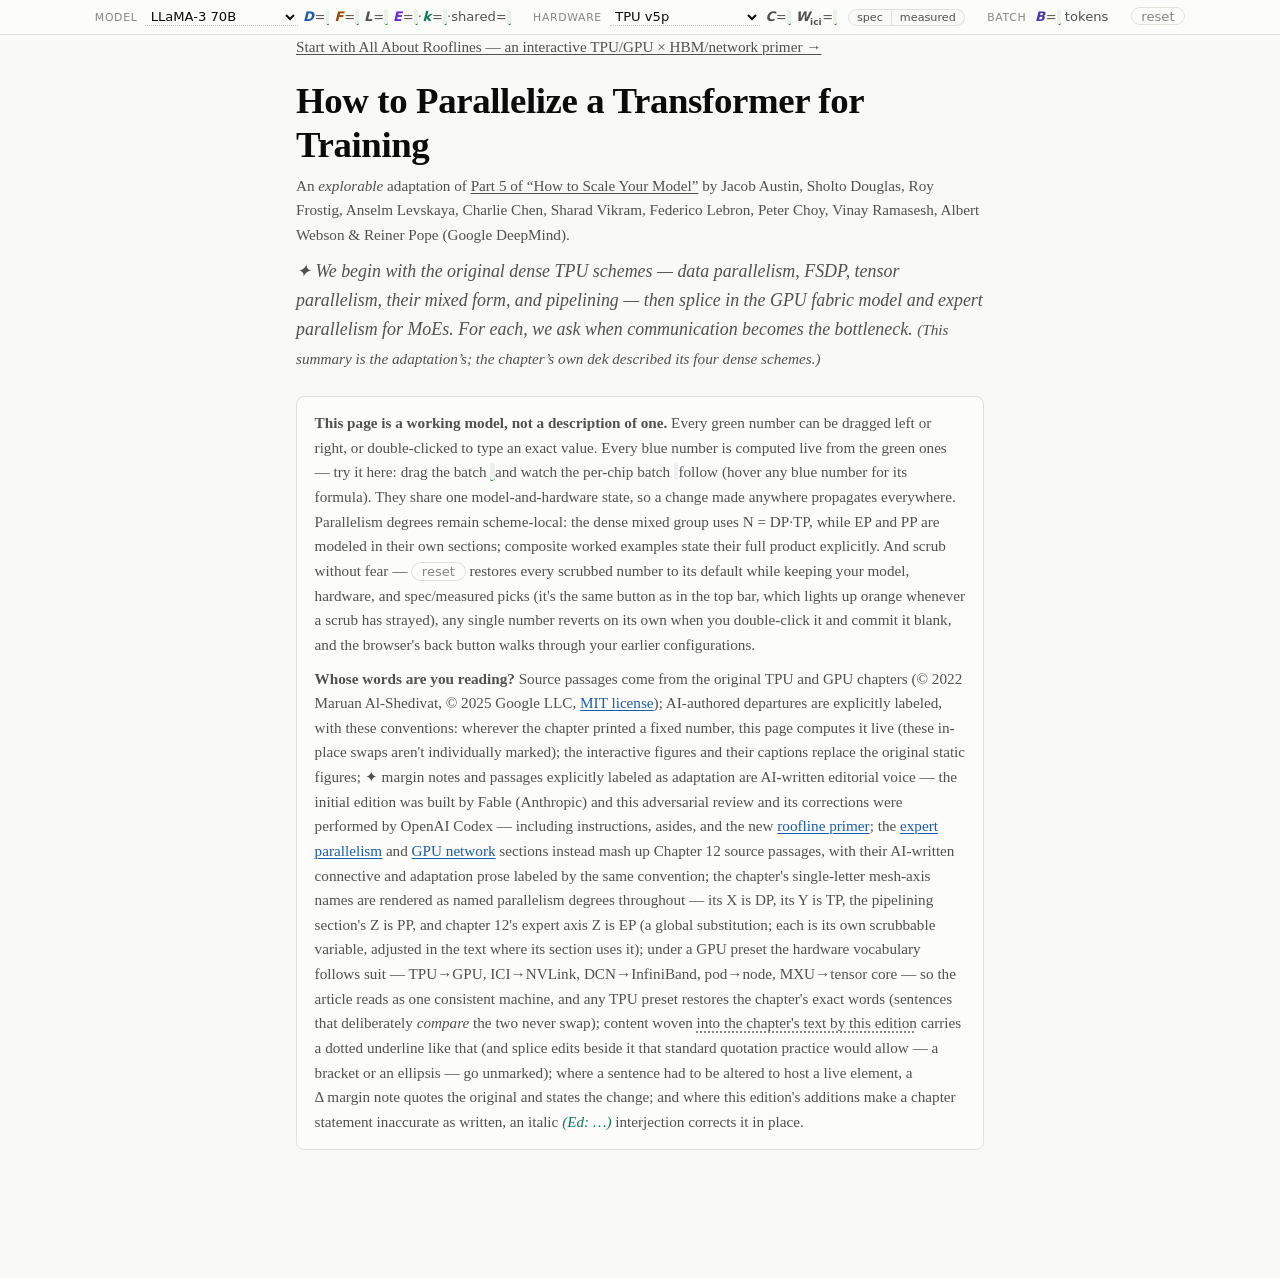
<file: shell-top.html>
<!DOCTYPE html>
<html lang="en">
<head>
<meta charset="utf-8">
<meta name="viewport" content="width=device-width, initial-scale=1">
<title>How to Parallelize a Transformer for Training — an explorable explanation</title>
<meta name="description" content="An interactive TPU/GPU adaptation of the JAX Scaling Book training rooflines: DP, FSDP, TP, mixed sharding, pipeline and expert parallelism.">
<link rel="stylesheet" href="css/style.css">
</head>
<body>

<div class="machine" aria-label="shared model configuration">
  <span class="group"><span class="glabel">Model</span>
    <select id="model-preset" aria-label="model preset">
      <option value='{"D":8192,"F":28672,"L":80,"E":1,"k":1,"Sexp":0}'>LLaMA-3 70B</option>
      <option value='{"D":5120,"F":13824,"L":40,"E":1,"k":1,"Sexp":0}'>LLaMA-2 13B</option>
      <option value='{"D":3072,"F":24576,"L":28,"E":1,"k":1,"Sexp":0}'>Gemma 7B</option>
      <option value='{"D":7168,"F":2048,"L":61,"E":257,"k":9,"Sexp":1}'>DeepSeek-V3</option>
      <option value='{"D":6144,"F":2048,"L":78,"E":257,"k":9,"Sexp":1}'>GLM-5.2</option>
      <option value='{"D":7168,"F":3072,"L":61,"E":385,"k":7,"Sexp":1}'>DeepSeek-V4-Pro</option>
      <option value='{"D":8192,"F":2048,"L":92,"E":513,"k":11,"Sexp":1}'>Qwen3.8-2.4T-A95B</option>
      <option value='{"D":6144,"F":3072,"L":66,"E":258,"k":8,"Sexp":2}'>Inkling</option>
      <option value='{"D":6144,"F":3072,"L":60,"E":129,"k":5,"Sexp":1}'>MiniMax-M3</option>
      <option value="custom">custom…</option>
    </select>
    <span class="v v-D">D</span>=<span class="t-var" data-var="D" data-min="512" data-max="65536" data-snap="int" data-fmt="int"></span>
    <span class="v v-F">F</span>=<span class="t-var" data-var="F" data-min="512" data-max="262144" data-scale="log" data-snap="int" data-fmt="si"></span>
    <span class="v v-L">L</span>=<span class="t-var" data-var="L" data-min="1" data-max="200" data-scale="lin" data-snap="int" data-fmt="int"></span>
    <span class="v v-E">E</span>=<span class="t-var" data-var="E" data-min="1" data-max="2048" data-scale="log" data-snap="int" data-fmt="int"></span>·<span class="v v-k">k</span>=<span class="t-var" data-var="k" data-min="1" data-max="64" data-scale="lin" data-snap="int" data-fmt="int"></span><span class="t-show inline" data-expr="E&gt;1">·shared=<span class="t-var" data-var="Sexp" data-min="0" data-max="64" data-scale="lin" data-snap="int" data-fmt="int"></span></span>
  </span>
  <span class="group"><span class="glabel">Hardware</span>
    <select id="hw-preset" aria-label="hardware preset">
      <option value='{"C":4.59e14,"Wici":1.8e11,"Wdcn":6.25e9,"HBM":9.6e10,"podSize":8960,"gpu":0,"MDP":2,"MTP":1,"effC":0.72,"effIci":0.95,"effDcn":0.90}'>TPU v5p</option>
      <option value='{"C":1.97e14,"Wici":9e10,"Wdcn":3.125e9,"HBM":1.6e10,"podSize":256,"gpu":0,"MDP":2,"MTP":1,"effC":0.67,"effIci":0.95,"effDcn":0.90}'>TPU v5e</option>
      <option value='{"C":9.9e14,"Wici":4.5e11,"Wdcn":5e10,"HBM":8e10,"podSize":8,"gpu":1,"MDP":1,"MTP":1,"effC":0.73,"effIci":0.82,"effDcn":0.85}'>H100 (8-GPU node)</option>
      <option value='{"C":2.25e15,"Wici":9e11,"Wdcn":5e10,"HBM":1.8e11,"podSize":8,"gpu":1,"MDP":1,"MTP":1,"effC":0.69,"effIci":0.82,"effDcn":0.85}'>B200 (8-GPU node)</option>
      <option value='{"C":2.5e15,"Wici":9e11,"Wdcn":5e10,"HBM":1.86e11,"podSize":72,"gpu":1,"MDP":1,"MTP":1,"effC":0.70,"effIci":0.82,"effDcn":0.85}'>GB200 NVL72</option>
      <option value='{"C":2.5e15,"Wici":9e11,"Wdcn":1e11,"HBM":2.88e11,"podSize":72,"gpu":1,"MDP":1,"MTP":1,"effC":0.70,"effIci":0.82,"effDcn":0.85}'>GB300 NVL72</option>
      <option value='{"C":9.9e14,"Wici":2e11,"Wdcn":5e10,"HBM":8e10,"podSize":8,"gpu":1,"MDP":1,"MTP":1,"effC":0.73,"effIci":0.80,"effDcn":0.85}'>H800 (DeepSeek)</option>
      <option value="custom">custom…</option>
    </select>
    <span class="v v-C">C</span>=<span class="t-var" data-var="C" data-min="1e13" data-max="5e15" data-scale="log" data-fmt="flops"></span>
    <span class="v v-W">W<sub>ici</sub></span>=<span class="t-var" data-var="Wici" data-min="1e10" data-max="2e12" data-scale="log" data-fmt="bw"></span>
    <span class="seg" role="group" aria-label="spec or measured numbers" data-tip="Spec: vendor peak numbers. Measured: sustained compute and achieved bandwidth (spec × the cited efficiency factors — see the hardware table by the notation section; scrub the factors in its live row). Hover C or W for the effective values. TPUs sustain closer to peak than power-throttled NVIDIA GPUs.">
      <button class="seg-opt" data-meas="0">spec</button><button class="seg-opt" data-meas="1">measured</button>
    </span>
  </span>
  <span class="group"><span class="glabel">Batch</span>
    <span class="v v-B">B</span>=<span class="t-var" data-var="B" data-min="1e4" data-max="1e9" data-scale="log" data-snap="125" data-fmt="tokens"></span> tokens
  </span>
  <button class="reset" title="reset the scrubbed numbers to their defaults (your model, hardware, and spec/measured picks stay)">reset</button>
</div>

<nav class="toc" aria-label="table of contents">
  <a href="#scaling">What Do We Mean By Scaling?</a>
  <a href="#roofline">First, Feel the Roofline</a>
  <a href="#data-parallelism" class="sub">Data Parallelism</a>
  <a href="#fsdp" class="sub">Fully-Sharded DP (FSDP)</a>
  <a href="#tensor-parallelism" class="sub">Tensor Parallelism</a>
  <a href="#mixed" class="sub">FSDP + Tensor Parallelism</a>
  <a href="#expert-parallelism" class="sub">Expert Parallelism</a>
  <a href="#pipelining" class="sub">Pipelining</a>
  <a href="#pods" class="sub t-show" data-expr="1-gpu">Scaling Across Pods</a>
  <a href="#gpus" class="sub">The GPU Network Model</a>
  <a href="#takeaways">Takeaways</a>
  <a href="#problems">Problems to Work</a>
  <a href="#appendix">Appendix</a>
</nav>

<div class="paper">
<header>
  <p class="byline"><a href="roofline.html">Start with All About Rooflines — an interactive TPU/GPU × HBM/network primer →</a></p>
  <h1>How to Parallelize a Transformer for Training</h1>
  <p class="byline">An <em>explorable</em> adaptation of <a href="https://jax-ml.github.io/scaling-book/training/">Part 5 of “How to Scale Your Model”</a> by Jacob Austin, Sholto Douglas, Roy Frostig, Anselm Levskaya, Charlie Chen, Sharad Vikram, Federico Lebron, Peter Choy, Vinay Ramasesh, Albert Webson &amp; Reiner Pope (Google DeepMind).</p>
  <p class="dek">✦ We begin with the original dense TPU schemes — data parallelism, FSDP, tensor parallelism, their mixed form, and pipelining — then splice in the GPU fabric model and expert parallelism for MoEs. For each, we ask when communication becomes the bottleneck. <span style="font-size:0.85em">(This summary is the adaptation’s; the chapter’s own dek described its four dense schemes.)</span></p>

  <div class="howto">
    <p style="margin:0 0 .6em"><strong>This page is a working model, not a description of one.</strong>
    Every <span class="k">green number</span> can be dragged left or right, or double-clicked to type an exact value. Every <span class="k">blue number</span> is computed live from the green ones — try it here: drag the batch
    <span class="k"><span class="t-var" data-var="B" data-min="1e4" data-max="1e9" data-scale="log" data-snap="125" data-fmt="tokens"></span></span> and watch the per-chip batch
    <span class="k"><span class="t-out" data-expr="B/DP" data-fmt="int"></span></span> follow (hover any blue number for its formula). They share one model-and-hardware state, so a change made anywhere propagates everywhere. Parallelism degrees remain scheme-local: the dense mixed group uses <span class="eq-i">N = DP·TP</span>, while EP and PP are modeled in their own sections; composite worked examples state their full product explicitly. And scrub without fear —
    <button class="reset">reset</button> restores every scrubbed number to its default while keeping your model, hardware, and spec/measured picks (it's the same button as in the top bar, which lights up orange whenever a scrub has strayed), any single number reverts on its own when you double-click it and commit it blank, and the browser's back button walks through your earlier configurations.</p>
    <p style="margin:0"><strong>Whose words are you reading?</strong> Source passages come from the original TPU and GPU chapters (© 2022 Maruan Al-Shedivat, © 2025 Google LLC, <a href="LICENSE-scaling-book.txt">MIT license</a>); AI-authored departures are explicitly labeled, with these conventions:
    wherever the chapter printed a fixed number, this page computes it live (these in-place swaps aren't individually marked);
    the interactive figures and their captions replace the original static figures;
    <span class="k">✦&nbsp;margin notes</span> and passages explicitly labeled as adaptation are AI-written editorial voice — the initial edition was built by Fable (Anthropic) and this adversarial review and its corrections were performed by OpenAI Codex — including instructions, asides, and the new
    <a href="#roofline">roofline primer</a>; the <a href="#expert-parallelism">expert parallelism</a> and <a href="#gpus">GPU network</a> sections instead mash up Chapter 12 source passages, with their AI-written connective and adaptation prose labeled by the same convention;
    the chapter's single-letter mesh-axis names are rendered as named parallelism degrees throughout — its X is <span class="k">DP</span>, its Y is <span class="k">TP</span>, the pipelining section's Z is <span class="k">PP</span>, and chapter 12's expert axis Z is <span class="k">EP</span> (a global substitution; each is its own scrubbable variable, adjusted in the text where its section uses it);
    under a GPU preset the hardware vocabulary follows suit — TPU→GPU, ICI→NVLink, DCN→InfiniBand, pod→node, MXU→tensor&nbsp;core — so the article reads as one consistent machine, and any TPU preset restores the chapter's exact words (sentences that deliberately <em>compare</em> the two never swap);
    content woven <span class="add">into the chapter's text by this edition</span> carries a dotted underline like that (and splice edits beside it that standard quotation practice would allow — a bracket or an ellipsis — go unmarked);
    where a sentence had to be altered to host a live element, a <span class="k">Δ&nbsp;margin note</span> quotes the original and states the change;
    and where this edition's additions make a chapter statement inaccurate as written, an italic <span class="ed">(Ed:&nbsp;…)</span> interjection corrects it in place.</p>
  </div>
</header>
</file>
<file: css/style.css>
/* ============================================================
   Explorable: How to Parallelize a Transformer for Training
   Design system — warm paper, serif prose, live ink.
   ============================================================ */

:root {
  color-scheme: light;
  /* surfaces & ink */
  --surface: #fcfcfb;
  --page: #f9f9f7;
  --ink: #0b0b0b;
  --ink-2: #52514e;
  --muted: #898781;
  --grid: #e1e0d9;
  --axis: #c3c2b7;
  --hairline: rgba(11, 11, 11, 0.10);
  /* categorical series (fixed order — never re-order) */
  --s1: #2a78d6;
  --s2: #eb6834;
  --s3: #1baf7a;
  --s4: #eda100;
  --s5: #e87ba4;
  --s6: #008300;
  --s7: #4a3aa7;
  --s8: #e34948;
  /* tangle conventions */
  --scrub: #006300;
  --scrub-bg: rgba(0, 99, 0, 0.07);
  --derived: #1c5cab;
  --derived-bg: rgba(28, 92, 171, 0.07);
  /* status */
  --good: #0ca30c;
  --bad: #d03b3b;
  --warn: #b45309;
  /* dimension token colors (text-safe on light surface) */
  --dim-B: #4a3aa7;
  --dim-D: #1c5cab;
  --dim-F: #9a4a00;
  --dim-DP: #00695f;
  --dim-TP: #ad2f2f;
  --dim-L: #52514e;
  --dim-N: #0b0b0b;
  --dim-C: #52514e;
  --dim-W: #52514e;
  --dim-PP: #00695f;
  --dim-EP: #6d28d9;
  --dim-T: #52514e;
  --dim-M: #ad2f2f;
  --dim-E: #6d28d9;
  --dim-k: #0e7a57;
  /* type */
  --serif: "Charter", "Iowan Old Style", "Palatino", "Georgia", serif;
  --sans: system-ui, -apple-system, "Segoe UI", sans-serif;
  --mono: ui-monospace, "SF Mono", "Menlo", "Consolas", monospace;
  /* layout */
  --measure: 43rem;
  --breakout: 62rem;
}

* { box-sizing: border-box; }

html { scroll-behavior: smooth; }

body {
  margin: 0;
  background: var(--page);
  color: var(--ink);
  font-family: var(--serif);
  font-size: 19px;
  line-height: 1.62;
  text-rendering: optimizeLegibility;
  -webkit-font-smoothing: antialiased;
}

/* ---------- page scaffold ---------- */

.paper {
  max-width: var(--breakout);
  margin: 0 auto;
  padding: 0 1.25rem 6rem;
}

.paper > header, .paper section, .paper footer {
  max-width: var(--measure);
  margin-left: auto;
  margin-right: auto;
}

h1, h2, h3, h4 {
  font-family: var(--serif);
  line-height: 1.2;
  font-weight: 700;
  color: var(--ink);
}
h1 { font-size: 2.3rem; margin: 1.2rem 0 0.4rem; letter-spacing: -0.01em; }
h2 { font-size: 1.65rem; margin: 3.2rem 0 0.8rem; padding-top: 1.4rem; border-top: 1px solid var(--grid); }
h3 { font-size: 1.25rem; margin: 2.2rem 0 0.6rem; }
p { margin: 0 0 1.05em; }
a { color: var(--derived); text-decoration-thickness: 1px; text-underline-offset: 2px; }
a:hover { color: #104281; }
strong { font-weight: 700; }
hr { border: none; border-top: 1px solid var(--grid); margin: 2.5rem 0; }

.byline { color: var(--ink-2); font-size: 0.95rem; margin-bottom: 0.2rem; }
.byline a { color: inherit; }
.dek { font-size: 1.12rem; color: var(--ink-2); font-style: italic; margin: 0.6rem 0 1.4rem; }

/* ---------- how-to-read banner ---------- */

.howto {
  background: var(--surface);
  border: 1px solid var(--grid);
  border-radius: 8px;
  padding: 0.9rem 1.1rem;
  font-size: 0.95rem;
  color: var(--ink-2);
  margin: 1.4rem 0 2rem;
}
.howto .k { white-space: nowrap; }

/* ---------- config bar (the machine) ---------- */

.machine {
  position: sticky;
  top: 0;
  z-index: 50;
  background: color-mix(in srgb, var(--surface) 92%, transparent);
  backdrop-filter: blur(6px);
  border-bottom: 1px solid var(--grid);
  font-family: var(--sans);
  font-size: 0.82rem;
  padding: 0.35rem 1rem;
  display: flex;
  flex-wrap: wrap;
  gap: 0.25rem 1.4rem;
  align-items: baseline;
  justify-content: center;
  color: var(--ink-2);
}
.machine .group { white-space: nowrap; }
.machine .group > .glabel {
  color: var(--muted);
  text-transform: uppercase;
  letter-spacing: 0.06em;
  font-size: 0.68rem;
  margin-right: 0.35em;
}
.machine select {
  font: inherit;
  color: var(--ink);
  background: transparent;
  border: none;
  border-bottom: 1px dotted var(--axis);
  padding: 0 0.1em;
  cursor: pointer;
}
button.reset {
  font-family: var(--sans);
  font-size: 0.82rem;
  color: var(--muted);
  background: none;
  border: 1px solid var(--grid);
  border-radius: 999px;
  padding: 0.05rem 0.6rem;
  cursor: pointer;
  transition: color 0.15s, border-color 0.15s, background 0.15s;
}
button.reset:hover { color: var(--ink); border-color: var(--axis); }

/* spec/measured segmented control (machine bar) */
.machine .seg { display: inline-flex; margin-left: 0.5em; vertical-align: baseline; }
.machine .seg-opt {
  font-family: var(--sans);
  font-size: 0.7rem;
  color: var(--ink-2);
  background: var(--page);
  border: 1px solid var(--grid);
  padding: 0.06rem 0.5rem;
  cursor: pointer;
}
.machine .seg-opt:first-child { border-radius: 999px 0 0 999px; }
.machine .seg-opt:last-child { border-radius: 0 999px 999px 0; border-left: none; }
.machine .seg-opt:hover { color: var(--ink); }
.machine .seg-opt[aria-pressed="true"] {
  background: var(--ink);
  color: var(--surface);
  border-color: var(--ink);
}
/* conspicuous when the state has strayed from the defaults — orange, a
   notification color deliberately distinct from the scrub green */
button.reset.dirty {
  color: var(--warn);
  border-color: var(--warn);
  background: rgba(180, 83, 9, 0.08);
  font-weight: 600;
}
button.reset.dirty::before { content: "● "; font-size: 0.6em; vertical-align: middle; }
button.reset.dirty:hover { color: #7c3a06; background: rgba(180, 83, 9, 0.15); }

/* ---------- tangle: scrubbable + derived ---------- */

.t-var {
  color: var(--scrub);
  background: var(--scrub-bg);
  border-bottom: 1px dashed var(--scrub);
  border-radius: 3px;
  padding: 0 0.15em;
  font-weight: 700;
  cursor: ew-resize;
  white-space: nowrap;
  user-select: none;
  -webkit-user-select: none;
  touch-action: none;
  outline-offset: 2px;
}
.t-var:focus-visible { outline: 2px solid var(--scrub); }
.t-var.dragging { background: rgba(0, 99, 0, 0.16); }
.t-var.editing {
  cursor: text;
  user-select: text;
  -webkit-user-select: text;
  background: var(--surface);
  outline: 2px solid var(--scrub);
  border-bottom-style: solid;
  min-width: 2ch;
  display: inline-block;
}

.t-out {
  color: var(--derived);
  background: var(--derived-bg);
  border-radius: 3px;
  padding: 0 0.15em;
  font-weight: 700;
  white-space: nowrap;
}

.t-if { font-weight: 700; white-space: nowrap; }
.t-if.t-if-true { color: var(--good); }
.t-if.t-if-false { color: var(--bad); }

.t-show { display: block; }
tr.t-show { display: table-row; }
.t-show[hidden] { display: none !important; }
.tip-link a { color: var(--derived); }

.try {
  font-family: var(--sans);
  font-size: 0.9rem;
  color: var(--ink-2);
  background: var(--surface);
  border-left: 3px solid var(--s3);
  border-radius: 0 6px 6px 0;
  padding: 0.55rem 0.85rem;
  margin: 1rem 0;
}
.try::before { content: "✦ "; color: var(--s3); }

/* ---------- presets ---------- */

.preset-row {
  display: flex;
  flex-wrap: wrap;
  gap: 0.4rem;
  align-items: center;
  font-family: var(--sans);
  font-size: 0.82rem;
  margin: 0.6rem 0 1rem;
}
.preset-label { color: var(--muted); }
button.t-preset {
  font: inherit;
  font-family: var(--sans);
  font-size: 0.82rem;
  color: var(--ink-2);
  background: var(--surface);
  border: 1px solid var(--grid);
  border-radius: 999px;
  padding: 0.15rem 0.75rem;
  cursor: pointer;
}
button.t-preset:hover { border-color: var(--axis); color: var(--ink); }
button.t-preset.active { border-color: var(--scrub); color: var(--scrub); }

/* ---------- equations ---------- */

.eq {
  font-family: var(--serif);
  font-size: 1.05em;
  margin: 1.2rem auto;
  text-align: center;
  line-height: 1.4;
}
.eq-i { white-space: nowrap; }

.v { font-style: italic; font-weight: 600; border-radius: 3px; padding: 0 0.06em; cursor: default; }
.v sub { font-style: normal; font-size: 0.68em; }
.v-B { color: var(--dim-B); }
.v-D { color: var(--dim-D); }
.v-F { color: var(--dim-F); }
.v-L { color: var(--dim-L); }
.v-DP { color: var(--dim-DP); }
.v-TP { color: var(--dim-TP); }
.v-N { color: var(--dim-N); }
.v-C { color: var(--dim-C); }
.v-W { color: var(--dim-W); }
.v-PP { color: var(--dim-PP); }
.v-EP { color: var(--dim-EP); }
.v-T { color: var(--dim-T); }
.v-P { color: var(--dim-N); }
.v-M { color: var(--dim-M); }
.v-E { color: var(--dim-E); }
.v-k { color: var(--dim-k); }

/* live table rows: the row matching the page state shows live values */
tr.live-row td[data-live] .cell-static,
tr.live-row td[data-live-expr] .cell-static { display: none; }
tr:not(.live-row) td[data-live] .cell-live,
tr:not(.live-row) td[data-live-expr] .cell-live { display: none; }

/* dim hover cross-highlight: core toggles .hl-<dim> on <html> */
.hl-B .v-B, .hl-D .v-D, .hl-F .v-F, .hl-L .v-L, .hl-DP .v-DP,
.hl-TP .v-TP, .hl-N .v-N, .hl-C .v-C, .hl-W .v-W, .hl-PP .v-PP, .hl-M .v-M,
.hl-E .v-E, .hl-k .v-k, .hl-EP .v-EP, .hl-T .v-T, .hl-P .v-P {
  background: rgba(237, 161, 0, 0.28);
}

.frac {
  display: inline-flex;
  flex-direction: column;
  vertical-align: middle;
  text-align: center;
  margin: 0 0.15em;
}
.frac > span { display: block; padding: 0 0.3em; }
.frac > span + span { border-top: 1.5px solid currentColor; }

.sqrt { display: inline-flex; align-items: stretch; vertical-align: middle; }
.sqrt::before { content: "√"; align-self: flex-end; font-size: 1.15em; line-height: 1; transform: translateY(-2%); }
.sqrt > span { border-top: 1.5px solid currentColor; padding: 0.1em 0.25em 0 0.15em; }

.eq-live {
  font-family: var(--sans);
  font-size: 0.85rem;
  color: var(--ink-2);
  text-align: center;
  margin: -0.5rem 0 1.2rem;
}

.shape {
  font-family: var(--mono);
  font-size: 0.85em;
  background: var(--surface);
  border: 1px solid var(--grid);
  border-radius: 4px;
  padding: 0 0.25em;
  white-space: nowrap;
}
.shape sub { font-size: 0.7em; }

/* ---------- boxes ---------- */

.takeaway {
  background: var(--surface);
  border: 1px solid var(--grid);
  border-left: 4px solid var(--s1);
  border-radius: 0 8px 8px 0;
  padding: 0.85rem 1.1rem;
  margin: 1.4rem 0;
}
.note {
  background: var(--surface);
  border: 1px solid var(--grid);
  border-left: 4px solid var(--s4);
  border-radius: 0 8px 8px 0;
  padding: 0.85rem 1.1rem;
  margin: 1.4rem 0;
  font-size: 0.97em;
}

/* ---------- sidenotes ---------- */

.sn { position: relative; }
.sn-ref {
  font: inherit;
  font-size: 0.75em;
  vertical-align: super;
  color: var(--derived);
  background: none;
  border: none;
  padding: 0 0.15em;
  cursor: pointer;
}
.sn-body {
  display: none;
  font-family: var(--sans);
  font-size: 0.8rem;
  line-height: 1.45;
  color: var(--ink-2);
}
@media (max-width: 79.99rem) {
  /* narrow screens only: ◦/✦/Δ click expands the note inline */
  .sn.open .sn-body {
    display: block;
    background: var(--surface);
    border: 1px solid var(--grid);
    border-radius: 6px;
    padding: 0.5rem 0.7rem;
    margin: 0.4rem 0;
  }
}
/* wide screens: clicking the marker flashes the (already visible) margin note */
.sn-body.flash { animation: sn-flash 1s ease-out; }
@keyframes sn-flash {
  0%, 50% { background: rgba(237, 161, 0, 0.3); }
  100% { background: transparent; }
}
/* …and clicking the note highlights the sentence it annotates */
::highlight(sn-anchor) { background-color: rgba(237, 161, 0, 0.35); }
@media (min-width: 80rem) {
  .sn-body { cursor: pointer; }
}
.paper { position: relative; }
@media (min-width: 80rem) {
  /* margin notes: absolutely positioned by the collision-resolving layout
     pass in core.js (layoutMarginNotes) — beside their anchor when there is
     room, shunted down past their neighbors when there isn't */
  .sn { position: static; }
  .sn-body {
    display: block;
    position: absolute;
    top: 0;
    left: -9999px;
    width: 16rem;
    opacity: 0;
    padding-top: 0.25em;
    border-top: 1px solid var(--grid);
  }
  .sn-body.laid { opacity: 1; transition: opacity 0.15s; }
  .sn-ref { cursor: default; }
  /* hovering either end of the tether highlights the pair */
  .sn:hover .sn-body, .sn:focus-within .sn-body { background: rgba(237, 161, 0, 0.12); }
  .sn-body.sn-hot { background: rgba(237, 161, 0, 0.12); }
}

/* ---------- provenance: the margin is the adaptation's voice ----------
   .sn         plain  — original chapter footnote (◦ marker)
   .sn.adapt   ✦      — adaptation note: instructional text, try-prompts, GPU asides
   .sn.edit    Δ      — edit disclosure: quotes the original sentence and states the change
*/
.sn-tag {
  display: inline-block;
  font-size: 0.66rem;
  font-weight: 700;
  text-transform: uppercase;
  letter-spacing: 0.06em;
  margin-right: 0.35em;
}
.sn.adapt > .sn-ref { color: #0e7a57; }
.sn.adapt .sn-tag { color: #0e7a57; }
.sn.adapt .sn-tag::before { content: "✦ "; }
@media (min-width: 80rem) {
  .sn.adapt .sn-body { border-top-color: rgba(27, 175, 122, 0.5); }
}
.sn.edit > .sn-ref { color: var(--warn); }
.sn.edit .sn-tag { color: var(--warn); }
.sn.edit .sn-tag::before { content: "Δ "; }
@media (min-width: 80rem) {
  .sn.edit .sn-body { border-top-color: rgba(180, 83, 9, 0.45); }
}
.sn-body .orig { font-style: italic; }
/* inline editorial interjection: corrects a chapter statement that this
   edition's merges have made inaccurate as written */
.ed { font-style: italic; color: #0e7a57; }
/* woven-in added content: dotted underline, disclosed once in the header */
.add { text-decoration: underline dotted 1.5px; text-decoration-color: var(--muted); text-underline-offset: 3px; }
select.inline-select {
  font-family: var(--sans); font-size: 0.82rem; color: var(--ink);
  background: transparent; border: none; border-bottom: 1px dotted var(--axis);
  padding: 0 0.1em; cursor: pointer;
}
.ed a { color: inherit; }
/* an adaptation postscript folded into the same note (avoids doubled ◦✦ markers) */
.sn-post {
  display: block;
  margin-top: 0.4rem;
  padding-top: 0.35rem;
  border-top: 1px dashed var(--grid);
}

/* inline conditional (e.g. GPU-only phrases) */
.t-show.inline { display: inline; }
.t-show.inline[hidden] { display: none; }

/* ---------- algorithms & details ---------- */

details.algo, details.answer {
  background: var(--surface);
  border: 1px solid var(--grid);
  border-radius: 8px;
  margin: 1.1rem 0;
  padding: 0;
}
details.algo > summary, details.answer > summary {
  font-family: var(--sans);
  font-size: 0.88rem;
  color: var(--ink-2);
  padding: 0.6rem 1rem;
  cursor: pointer;
  user-select: none;
}
details.algo[open] > summary, details.answer[open] > summary {
  border-bottom: 1px solid var(--grid);
}
details.algo > *:not(summary), details.answer > *:not(summary) { margin: 0.8rem 1rem; }

.algorithm {
  font-size: 0.92em;
}
.algorithm ol { padding-left: 1.4em; margin: 0.4em 0; }
.algorithm li { margin: 0.3em 0; }
.algorithm .phase { font-family: var(--sans); font-size: 0.82rem; text-transform: uppercase; letter-spacing: 0.05em; color: var(--muted); margin: 0.8em 0 0.2em; }
.algorithm .cmt { color: var(--muted); font-style: italic; }

/* comms ops: colored text only — the color carries the scannability,
   the old pill chrome was noise (editor's call, Aug 2026) */
.op {
  font-family: var(--sans);
  font-size: 0.82em;
  font-weight: 650;
  letter-spacing: 0.015em;
  white-space: nowrap;
}
.op-ag { color: #104281; }
.op-rs { color: #7a3413; }
.op-ar { color: #3a2b85; }

pre.code {
  background: var(--surface);
  border: 1px solid var(--grid);
  border-radius: 8px;
  padding: 0.9rem 1.1rem;
  overflow-x: auto;
  font-family: var(--mono);
  font-size: 0.78rem;
  line-height: 1.5;
}
code { font-family: var(--mono); font-size: 0.85em; }

/* ---------- tables ---------- */

table.tbl {
  border-collapse: collapse;
  font-family: var(--sans);
  font-size: 0.85rem;
  margin: 1.2rem auto;
  width: 100%;
}
table.tbl th, table.tbl td {
  border-bottom: 1px solid var(--grid);
  padding: 0.45rem 0.7rem;
  text-align: left;
  vertical-align: top;
}
table.tbl th {
  font-weight: 600;
  color: var(--ink-2);
  border-bottom: 2px solid var(--axis);
}
table.tbl td.num, table.tbl th.num { text-align: right; font-variant-numeric: tabular-nums; }
.tbl-wrap { overflow-x: auto; max-width: 100%; }
.tbl-wrap > table.tbl { margin: 1.2rem 0; }
table.tbl.tbl-compact { font-size: 0.76rem; }
table.tbl.tbl-compact th, table.tbl.tbl-compact td { padding: 0.3rem 0.45rem; }
table.tbl.tbl-compact button.t-preset { font-size: 0.76rem; padding: 0.1rem 0.55rem; }
/* sortable headers */
table.sortable th.th-sort { cursor: pointer; user-select: none; white-space: nowrap; }
table.sortable th.th-sort:hover { color: var(--ink); }
table.sortable th.th-sort::after { content: " ↕"; color: var(--axis); font-size: 0.85em; }
table.sortable th.th-sort[aria-sort="ascending"]::after { content: " ↑"; color: var(--ink); }
table.sortable th.th-sort[aria-sort="descending"]::after { content: " ↓"; color: var(--ink); }

/* ---------- widgets & figures ---------- */

.widget {
  font-family: var(--sans);
  font-size: 0.85rem;
  color: var(--ink-2);
  background: var(--surface);
  border: 1px solid var(--grid);
  border-radius: 10px;
  padding: 1rem;
  margin: 1.4rem 0;
}
.widget svg { display: block; max-width: 100%; height: auto; }
.widget svg text { font-family: var(--sans); }

figure.breakout {
  max-width: var(--breakout);
  width: 100%;
  margin: 1.8rem auto;
}
@media (min-width: 70rem) {
  .paper section figure.breakout {
    width: var(--breakout);
    margin-left: calc((var(--measure) - var(--breakout)) / 2);
  }
}
figure.breakout figcaption, figure figcaption {
  font-family: var(--sans);
  font-size: 0.82rem;
  color: var(--muted);
  margin-top: 0.5rem;
  text-align: center;
}
figure { margin: 1.8rem 0; }

/* widget internals shared vocabulary */
.widget .w-title {
  font-weight: 600;
  color: var(--ink);
  font-size: 0.9rem;
  margin-bottom: 0.5rem;
}
.widget .w-row { display: flex; flex-wrap: wrap; gap: 1rem; align-items: center; }
.widget .w-controls {
  display: flex; flex-wrap: wrap; gap: 0.5rem 1.2rem; align-items: center;
  margin-bottom: 0.6rem;
}
.widget .w-readout { font-variant-numeric: tabular-nums; }
.widget button {
  font: inherit;
  color: var(--ink-2);
  background: var(--page);
  border: 1px solid var(--grid);
  border-radius: 6px;
  padding: 0.2rem 0.7rem;
  cursor: pointer;
}
.widget button:hover { border-color: var(--axis); color: var(--ink); }
.widget button[aria-pressed="true"], .widget button.active {
  background: var(--ink);
  color: var(--surface);
  border-color: var(--ink);
}
.widget .tabs { display: flex; gap: 0.3rem; flex-wrap: wrap; margin-bottom: 0.8rem; }

.verdict {
  font-family: var(--sans);
  font-weight: 700;
  font-size: 0.8rem;
  border-radius: 999px;
  padding: 0.15em 0.8em;
  white-space: nowrap;
}
.verdict.ok { color: #075607; background: rgba(12, 163, 12, 0.12); }
.verdict.bad { color: #8f2222; background: rgba(208, 59, 59, 0.12); }

/* instant provenance tooltip (t-var / t-out / t-if hovers) */
.hover-tip {
  position: fixed;
  z-index: 120;
  pointer-events: none;
  background: var(--surface);
  border: 1px solid var(--axis);
  border-radius: 6px;
  box-shadow: 0 2px 10px rgba(0, 0, 0, 0.08);
  padding: 0.4rem 0.65rem;
  max-width: 26rem;
  font-family: var(--sans);
  font-size: 0.74rem;
  line-height: 1.4;
  color: var(--ink-2);
}
.hover-tip.pinned .tip-handle { cursor: grab; }
.hover-tip.pinned .tip-handle:active { cursor: grabbing; }
.hover-tip .tip-label {
  font-size: 0.62rem;
  font-weight: 700;
  text-transform: uppercase;
  letter-spacing: 0.06em;
  color: var(--muted);
  margin-bottom: 0.15rem;
}
.hover-tip .tip-code { font-family: var(--mono); color: var(--ink); }
.hover-tip .tip-scrub {
  color: var(--scrub); background: var(--scrub-bg);
  border-bottom: 1px dashed var(--scrub); border-radius: 2px;
  padding: 0 0.12em; font-weight: 700; white-space: nowrap;
}
.hover-tip.pinned .tip-scrub { cursor: ew-resize; user-select: none; -webkit-user-select: none; touch-action: none; }
.hover-tip .tip-drv {
  color: var(--derived); background: var(--derived-bg);
  border-bottom: 1px dotted var(--derived); border-radius: 2px;
  padding: 0 0.12em; font-weight: 700; white-space: nowrap;
}
.hover-tip.pinned .tip-drv { cursor: pointer; }
.hover-tip .tip-explain { margin-top: 0.15rem; }
.hover-tip .tip-sub { font-family: var(--mono); color: var(--muted); margin-top: 0.1rem; overflow-wrap: break-word; }

/* chart tooltip (positioned by JS) */
.chart-tip {
  position: fixed;
  z-index: 100;
  pointer-events: none;
  background: var(--surface);
  border: 1px solid var(--axis);
  border-radius: 6px;
  box-shadow: 0 2px 10px rgba(0, 0, 0, 0.08);
  font-family: var(--sans);
  font-size: 0.78rem;
  padding: 0.45rem 0.65rem;
  color: var(--ink-2);
  min-width: 11rem;
}
.chart-tip .tip-x { font-weight: 700; color: var(--ink); margin-bottom: 0.25rem; }
.chart-tip .tip-row { display: flex; align-items: center; gap: 0.45rem; margin: 0.12rem 0; }
.chart-tip .tip-key { width: 14px; height: 0; border-top: 3px solid; border-radius: 2px; flex: none; }
.chart-tip .tip-val { font-weight: 700; color: var(--ink); margin-left: auto; font-variant-numeric: tabular-nums; }

/* legends */
.legend {
  display: flex; flex-wrap: wrap; gap: 0.4rem 1.1rem;
  font-size: 0.78rem; color: var(--ink-2);
  margin: 0.4rem 0 0.2rem;
  align-items: center;
}
.legend .lg { display: inline-flex; align-items: center; gap: 0.35rem; }
.legend .lg .key-line { width: 16px; border-top: 3px solid; border-radius: 2px; }
.legend .lg .key-rect { width: 12px; height: 12px; border-radius: 3px; }

/* ---------- TOC ---------- */

nav.toc {
  display: none;
}
@media (min-width: 88rem) {
  nav.toc {
    display: block;
    position: fixed;
    top: 5rem;
    left: max(1rem, calc(50vw - var(--breakout) / 2 - 15rem));
    width: 12.5rem;
    font-family: var(--sans);
    font-size: 0.78rem;
    line-height: 1.5;
  }
  nav.toc a {
    display: block;
    color: var(--muted);
    text-decoration: none;
    padding: 0.15rem 0;
    border-left: 2px solid transparent;
    padding-left: 0.6rem;
  }
  nav.toc a:hover { color: var(--ink); }
  nav.toc a.active { color: var(--ink); border-left-color: var(--s1); }
  nav.toc a.sub { padding-left: 1.4rem; }
}

/* ---------- footer ---------- */

footer.colophon {
  margin-top: 4rem;
  padding-top: 1.5rem;
  border-top: 1px solid var(--grid);
  font-family: var(--sans);
  font-size: 0.82rem;
  color: var(--muted);
}
footer.colophon a { color: var(--ink-2); }

@media (max-width: 40rem) {
  body { font-size: 17px; }
  .machine { font-size: 0.78rem; gap: 0.15rem 0.9rem; }
}

@media print {
  .machine, nav.toc { display: none; }
}
</file>
<file: css/roofline-page.css>
/* Roofline-specific layouts and interactions. Typography, paper colors, and
   shared components come from the parallelizing article's style.css. */
html { scroll-behavior: auto; }
.roofline-page [hidden] { display: none !important; }
.roofline-page .minor-heading { font-size: 1.05rem; margin: 1.8rem 0 0.8rem; }
.roofline-page .chapter-nav { font: 0.8rem var(--sans); display: flex; justify-content: space-between; gap: 1rem; margin: 0.8rem 0; }
.roofline-page .chapter-nav a:last-child { white-space: nowrap; }
.roofline-page .eyebrow { font: 0.7rem var(--sans); text-transform: uppercase; letter-spacing: 0.12em; color: var(--ink-2); margin-bottom: 0.7rem; }
.roofline-page .part-links { margin: 0.7rem 0 1.2rem; font-size: 1.05rem; }
.roofline-page .article-meta { display: grid; grid-template-columns: 2fr 1fr; gap: 1.5rem; border-block: 1px solid var(--grid); padding: 1.2rem 0; margin: 1.8rem 0; font: 0.82rem/1.6 var(--sans); color: var(--ink-2); }
.roofline-page .meta-label { text-transform: uppercase; font-size: 0.62rem; margin-bottom: 0.5rem; }
.roofline-page .authors { list-style: none; padding: 0; margin: 0; columns: 2; font-weight: 600; }
.roofline-page .authors li { break-inside: avoid; margin-bottom: 0.15rem; }
.roofline-page .article-meta p:last-child { margin-bottom: 0; }
.roofline-page .figure-controls .seg { display: inline-flex; gap: 0.3rem; }
.roofline-page .machine { display: block; max-height: 50svh; overflow-y: auto; overscroll-behavior: contain; }
.roofline-page .machine-row { display: flex; flex-wrap: wrap; align-items: baseline; justify-content: center; gap: 0.3rem 0.75rem; }
.roofline-page .machine-row + .machine-row { margin-top: 0.35rem; }
.roofline-page .machine .setting { white-space: nowrap; }
.roofline-page .machine-select { display: inline-flex; flex-wrap: wrap; align-items: baseline; gap: 0.25rem 0.4rem; max-width: 100%; }
.roofline-page .machine select { min-width: 0; max-width: 100%; }
.roofline-page .machine .seg { margin-left: 0; }
.roofline-page .machine [data-select="precision"] { width: 10.5rem; }
.roofline-page .machine .seg-opt { min-height: 24px; }
.roofline-page button:focus-visible, .roofline-page select:focus-visible, .roofline-page summary:focus-visible { outline: 2px solid var(--derived); outline-offset: 3px; }
.roofline-page .scope { border-left: 3px solid var(--ink); padding: 0.15rem 0 0.15rem 1rem; margin: 1.6rem 0; }
.roofline-page .scope p { margin: 0; }
.roofline-page .scope .eyebrow { margin-bottom: 0.4rem; }
.roofline-page .howto > :last-child { margin-bottom: 0; }
.roofline-page .scrub-example { color: var(--scrub); border-bottom: 1px dashed currentColor; }
.roofline-page .notation { margin: 1rem 0 1.4rem; }
.roofline-page .notation > div { display: grid; grid-template-columns: 2rem 1fr; gap: 0.5rem; margin: 0.65rem 0; }
.roofline-page .notation dt { font-style: italic; font-weight: bold; }
.roofline-page .notation dd { margin: 0; }
.roofline-page .t-var { touch-action: pan-y; min-height: 24px; }
.roofline-page .t-out { cursor: help; }
.roofline-page .figure-context { font: 0.8rem var(--sans); color: var(--ink-2); margin: -0.2rem 0 0.8rem; }
.roofline-page .parameter-count { font: 0.85rem/1.5 var(--sans); color: var(--ink-2); margin: 0.5rem 0 0.8rem; }
.roofline-page .readout-grid .cost-formula { font: 0.75rem/1.5 var(--mono); margin-top: 0.4rem; }
.roofline-page .readout-grid + .source-note { margin: 0.8rem 0 0; }
.roofline-page .cost-details { font: 0.82rem/1.6 var(--sans); color: var(--ink-2); margin-bottom: 0; }
.roofline-page .timeline-overflow:empty { display: none; }
.roofline-page .timeline-overflow { color: var(--warn); }
.roofline-page .figure-controls { display: flex; flex-wrap: wrap; gap: 0.5rem 1.5rem; font: 0.85rem var(--sans); color: var(--ink-2); align-items: baseline; margin-bottom: 0.6rem; }
.roofline-page .figure-controls select { max-width: 100%; font: inherit; padding: 0.3rem; border: 1px solid var(--axis); background: var(--surface); color: var(--ink); border-radius: 3px; }
.roofline-page .roof-chart { display: block; width: 100%; touch-action: pan-y; overflow: visible; }
.roofline-page .roof-chart text { font: 12px var(--sans); fill: var(--ink-2); }
.roofline-page .roof-chart .axis-label { font-size: 13px; }
.roofline-page .roof-chart .grid { stroke: var(--grid); stroke-width: 1; }
.roofline-page .roof-chart .curve { fill: none; stroke-width: 2; stroke-linecap: round; stroke-linejoin: round; }
.roofline-page .chart-readout { font: 0.8rem var(--sans); color: var(--ink-2); min-height: 1.4rem; padding-top: 0.5rem; }
.roofline-page .legend { display: flex; flex-wrap: wrap; gap: 0.45rem 1.5rem; font: 0.75rem var(--sans); margin: 0.7rem 0; }
.roofline-page .legend span { display: inline-flex; align-items: center; gap: 0.45rem; }
.roofline-page .box-key { display: inline-block; flex: 0 0 0.8rem; width: 0.8rem; height: 0.8rem; background: var(--s1); }
.roofline-page .box-key.orange { background: var(--s2); }
.roofline-page .line-key { width: 1.4rem; border-top: 2px solid var(--s1); display: inline-block; }
.roofline-page .line-key.orange { border-color: var(--s2); }
.roofline-page #plot .line-key.orange { border-top-style: dashed; }
.roofline-page .line-key.peak { border-color: var(--ink); border-top-style: dashed; }
.roofline-page .region-legend { display: flex; flex-wrap: wrap; gap: 0.7rem 1.2rem; margin: 0.6rem 0; font: 0.75rem/1.5 var(--sans); }
.roofline-page .region-legend span { display: flex; align-items: baseline; gap: 0.4rem; flex: 1 1 180px; }
.roofline-page .region-key { flex: 0 0 0.8rem; height: 0.8rem; border: 1px solid #0002; }
.roofline-page .region-key.bandwidth { background: #f5d3d3; }
.roofline-page .region-key.mixed { background: #fff1bd; }
.roofline-page .region-key.compute { background: #dcebd4; }
.roofline-page .readout-grid { display: grid; grid-template-columns: repeat(3, 1fr); border-top: 1px solid var(--grid); margin-top: 0.7rem; padding-top: 1rem; gap: 0.75rem; }
.roofline-page .readout-grid small { display: block; font: 0.7rem var(--sans); color: var(--ink-2); margin-bottom: 0.2rem; }
.roofline-page .readout-grid strong { font: 500 1.35rem var(--sans); }
.roofline-page .bound-label { display: inline-block; background: #f6e7d9; color: #713c12; }
.roofline-page .bound-label.compute { background: #e5eee5; color: #28582b; }
.roofline-page .traffic { display: grid; grid-template-columns: 1fr auto 1fr; gap: 0.8rem; align-items: center; font: 0.85rem var(--sans); margin: 1rem 0; }
.roofline-page .traffic-box { border: 1px solid var(--axis); border-radius: 4px; padding: 1rem; text-align: center; }
.roofline-page .traffic-box small { display: block; color: var(--ink-2); margin-top: 0.4rem; }
.roofline-page .traffic-link { text-align: center; }
.roofline-page .traffic-link strong { display: block; font-size: 1.3rem; }
.roofline-page .traffic-link small { display: block; font-size: 0.7rem; }
.roofline-page .eq.numbered { display: grid; grid-template-columns: minmax(0, 1fr) 2.5rem; align-items: center; gap: 0.5rem; }
.roofline-page .eq-content { overflow-x: auto; padding: 0.4rem 0; }
.roofline-page .equation-number { color: var(--ink-2); font: 0.9rem var(--serif); text-decoration: none; }
.roofline-page .example-label { color: var(--derived); margin-top: 1.7rem; }
.roofline-page .math-detail { font-size: 0.95rem; color: var(--ink-2); }
.roofline-page .exercise { border: 0; padding: 0; margin: 1.8rem 0; }
.roofline-page .exercise .question-heading { font-size: 1em; letter-spacing: 0; margin: 0 0 0.3rem; }
.roofline-page .exercise ol { padding-left: 1.7rem; }
.roofline-page .exercise li { padding-left: 0.2rem; margin-bottom: 0.55rem; }
.roofline-page .source-note { font: 0.8rem/1.6 var(--sans); color: var(--ink-2); }
.roofline-page .hardware-table { font: 0.8rem/1.5 var(--sans); }
.roofline-page .hardware-table th { white-space: nowrap; }
.roofline-page .hardware-table tr.selected { background: var(--derived-bg); }
.roofline-page .hardware-table button { color: var(--derived); background: none; border: 0; padding: 0.35rem 0; font: inherit; text-align: left; text-decoration: underline; text-underline-offset: 3px; cursor: pointer; }
.roofline-page .hardware-table td:not(:first-child) { white-space: nowrap; }
.roofline-page .chapter-links { margin-top: 2rem; font-family: var(--sans); font-size: 0.9rem; }
.roofline-page :is(section, h3[id], h4[id], figure[id], .eq[id], .footnote, #footnotes) { scroll-margin-top: var(--reading-offset, 6rem); }
.roofline-page nav.toc { display: block; position: static; width: auto; margin: 1.5rem 0; font: 0.78rem/1.5 var(--sans); }
.roofline-page .toc h2 { font-size: 1.1rem; margin: 0 0 0.75rem; padding: 0; border: 0; }
.roofline-page .toc a { display: block; padding: 0.15rem 0 0.15rem 0.6rem; text-decoration: none; border-left: 2px solid transparent; color: var(--muted); }
.roofline-page .toc a.sub { padding-left: 1.4rem; }
.roofline-page .toc a:hover { color: var(--ink); }
.roofline-page .toc a.active { color: var(--ink); border-left-color: var(--s1); }
.roofline-page .footnote-ref { vertical-align: super; font: 0.75rem var(--sans); color: var(--derived); background: none; border: 0; padding: 0.15rem 0.2rem; min-width: 1.25rem; min-height: 1.5rem; cursor: pointer; }
.roofline-page .footnote-body { position: fixed; z-index: 80; width: min(340px, calc(100vw - 24px)); padding: 0.8rem 1rem; background: var(--surface); border: 1px solid var(--grid); border-radius: 6px; box-shadow: 0 2px 10px #0001; color: var(--ink-2); font: 0.82rem/1.6 var(--sans); }
.roofline-page .footnotes { max-width: var(--measure); margin: 3rem auto; font-size: 0.82rem; }
.roofline-page .footnotes h2 { font-size: 1.2rem; margin-bottom: 1rem; }
.roofline-page .footnotes ol { padding-left: 1.5rem; }
.roofline-page .footnotes li { margin-bottom: 0.8rem; padding-left: 0.3rem; }
@media (min-width: 88rem) {
  .roofline-page nav.toc { position: fixed; top: var(--reading-offset, 6rem); left: max(1rem, calc(50vw - var(--breakout) / 2 - 15rem)); width: 12.5rem; margin: 0; }
}
.roofline-page .toast { position: fixed; bottom: 1rem; left: 50%; transform: translateX(-50%); width: max-content; max-width: calc(100vw - 2rem); z-index: 100; padding: 0.8rem 1rem; border: 1px solid var(--axis); border-radius: 5px; box-shadow: 0 3px 12px #0001; background: var(--surface); font: 0.85rem/1.5 var(--sans); color: var(--ink); }
.roofline-page .noscript { padding: 1rem; background: #fff0d0; }
@media (max-width: 650px) {
  .roofline-page .machine-row { justify-content: flex-start; gap: 0.25rem 0.8rem; }
  .roofline-page .machine .glabel { display: none; }
  .roofline-page .paper { padding-inline: 1rem; }
  .roofline-page .article-meta { grid-template-columns: 1fr; gap: 1rem; }
  .roofline-page .figure-panel { padding: 0.75rem; }
  .roofline-page .readout-grid strong { font-size: 1.05rem; }
  .roofline-page .traffic { gap: 0.35rem; font-size: 0.7rem; }
  .roofline-page .traffic-box { padding: 0.6rem 0.25rem; }
  .roofline-page .roof-chart text { font-size: 11px; }
}
@media (prefers-reduced-motion: reduce) { html { scroll-behavior: auto; } }
@media print {
  .roofline-page .machine { position: static; max-height: none; overflow: visible; }
  .roofline-page .figure-panel { break-inside: avoid; }
}

.roofline-page .comparison-actions { margin-left: auto; display: flex; flex-wrap: wrap; gap: 0.4rem; }
.roofline-page .comparison-actions button:disabled { opacity: 0.5; cursor: default; }

.roofline-page .adaptation-label { color: #0e7a57; font: 0.75rem/1.5 var(--sans); }
.roofline-page .provenance { margin: 1.5rem 0; }
.roofline-page [data-value="timelineScaleNote"]:empty { display: none; }
</file>
